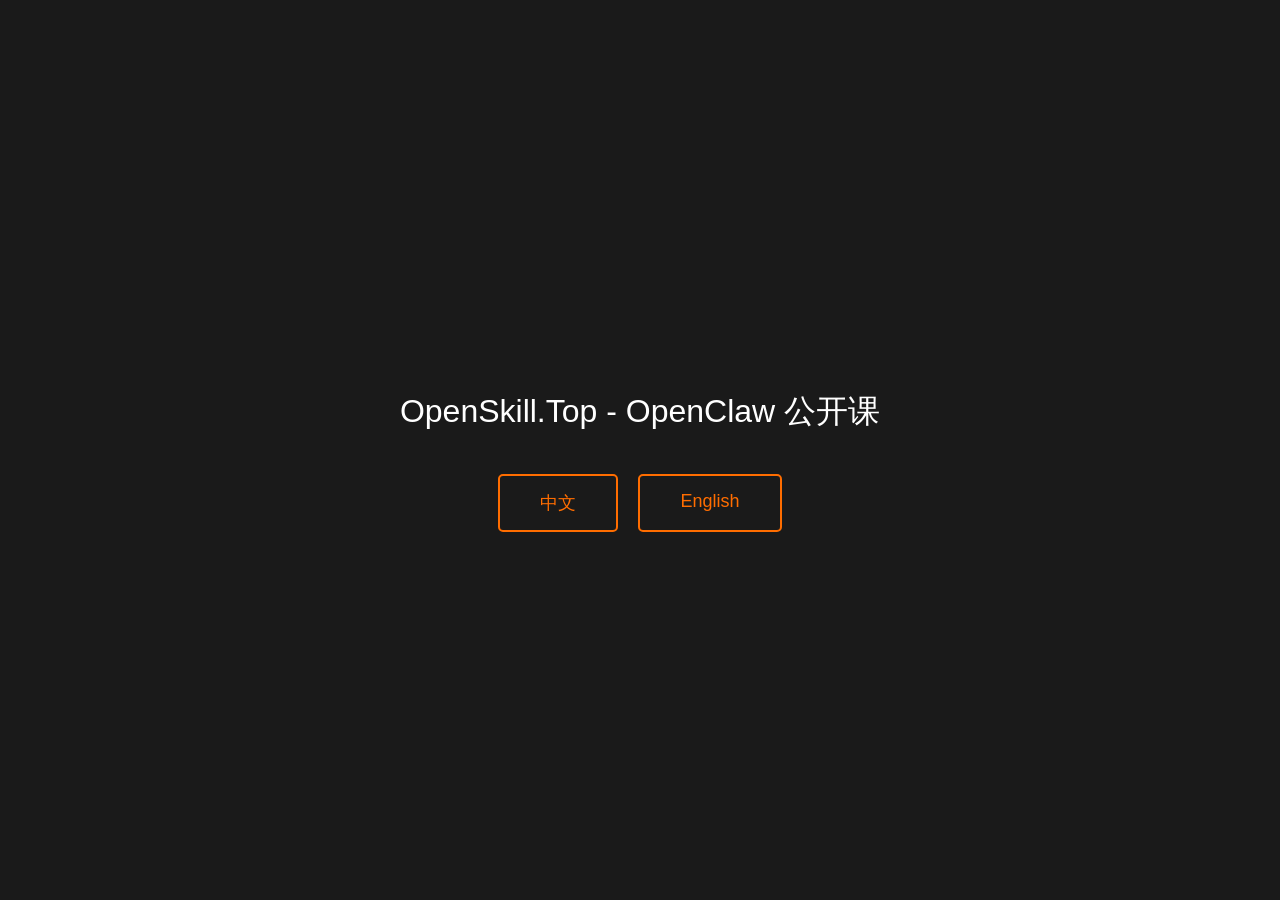
<file: index.html>
<!DOCTYPE html>
<html>
<head>
    <meta charset="utf-8">
    <title>OpenSkill.Top - OpenClaw 公开课</title>
    <meta http-equiv="refresh" content="5; url=zh/">
    <style>
        body {
            font-family: Roboto, Arial, sans-serif;
            display: flex;
            justify-content: center;
            align-items: center;
            height: 100vh;
            margin: 0;
            background: #1a1a1a;
            color: #fff;
        }
        .container {
            text-align: center;
        }
        h1 {
            font-weight: 300;
            margin-bottom: 40px;
            font-size: 2rem;
        }
        .languages {
            display: flex;
            gap: 20px;
            justify-content: center;
        }
        .lang-btn {
            padding: 15px 40px;
            border: 2px solid #ff6d00;
            color: #ff6d00;
            text-decoration: none;
            border-radius: 5px;
            transition: all 0.3s;
            font-size: 18px;
        }
        .lang-btn:hover {
            background: #ff6d00;
            color: #fff;
        }
    </style>
</head>
<body>
    <div class="container">
        <h1>OpenSkill.Top - OpenClaw 公开课</h1>
        <div class="languages">
            <a href="zh/" class="lang-btn">中文</a>
            <a href="en/" class="lang-btn">English</a>
        </div>
    </div>
</body>
</html>
</file>
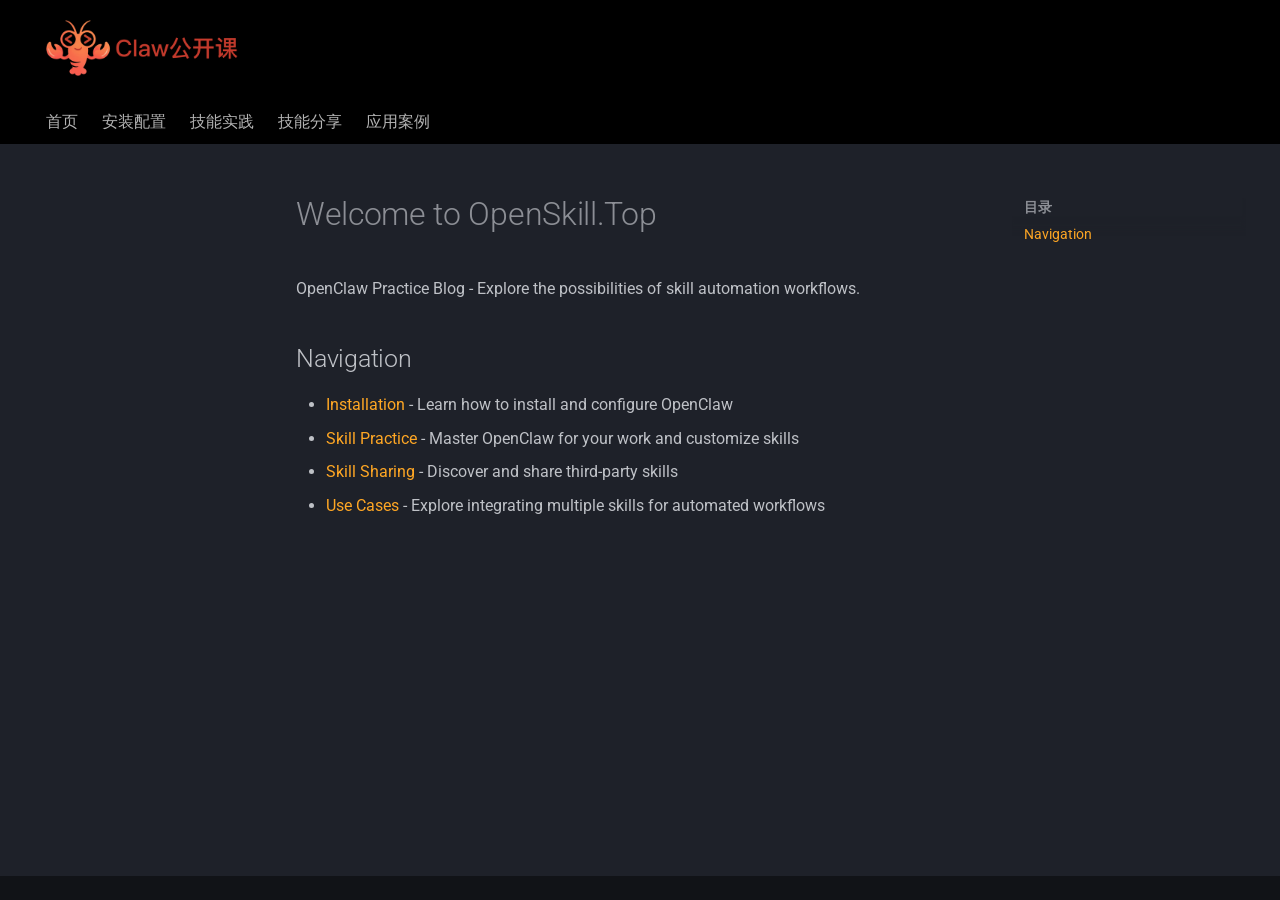
<file: en/index.html>
<!doctype html>
<html lang="zh" class="no-js">
  <head>
    
      <meta charset="utf-8">
      <meta name="viewport" content="width=device-width,initial-scale=1">
      
        <meta name="description" content="OpenClaw 公开课 - 技能自动化工作流">
      
      
        <meta name="author" content="OpenSkill Team">
      
      
        <link rel="canonical" href="https://openskill.top/en/">
      
      
      
      
        
      
      
      <link rel="icon" href="../assets/images/favicon.png">
      <meta name="generator" content="mkdocs-1.6.1, mkdocs-material-9.7.6">
    
    
      
        <title>Welcome to OpenSkill.Top - OpenSkill.Top</title>
      
    
    
      <link rel="stylesheet" href="../assets/stylesheets/main.484c7ddc.min.css">
      
        
        <link rel="stylesheet" href="../assets/stylesheets/palette.ab4e12ef.min.css">
      
      


    
    
      
    
    
      
        
        
        <link rel="preconnect" href="https://fonts.gstatic.com" crossorigin>
        <link rel="stylesheet" href="https://fonts.googleapis.com/css?family=Roboto:300,300i,400,400i,700,700i%7CRoboto+Mono:400,400i,700,700i&display=fallback">
        <style>:root{--md-text-font:"Roboto";--md-code-font:"Roboto Mono"}</style>
      
    
    
      <link rel="stylesheet" href="../stylesheets/extra.css">
    
    <script>__md_scope=new URL("..",location),__md_hash=e=>[...e].reduce(((e,_)=>(e<<5)-e+_.charCodeAt(0)),0),__md_get=(e,_=localStorage,t=__md_scope)=>JSON.parse(_.getItem(t.pathname+"."+e)),__md_set=(e,_,t=localStorage,a=__md_scope)=>{try{t.setItem(a.pathname+"."+e,JSON.stringify(_))}catch(e){}}</script>
    
      

    
    
  </head>
  
  
    
    
    
    
    
    <body dir="ltr" data-md-color-scheme="slate" data-md-color-primary="orange" data-md-color-accent="orange">
  
    
    <input class="md-toggle" data-md-toggle="drawer" type="checkbox" id="__drawer" autocomplete="off">
    <input class="md-toggle" data-md-toggle="search" type="checkbox" id="__search" autocomplete="off">
    <label class="md-overlay" for="__drawer"></label>
    <div data-md-component="skip">
      
        
        <a href="#welcome-to-openskilltop" class="md-skip">
          跳转至
        </a>
      
    </div>
    <div data-md-component="announce">
      
    </div>
    
    
      

<header class="md-header" data-md-component="header">
  <nav class="md-header__inner md-grid" aria-label="页眉">
    <a href=".." title="OpenSkill.Top" class="md-header__button md-logo" aria-label="OpenSkill.Top" data-md-component="logo">
      
  <img src="../static/openskill.png" alt="logo">

    </a>
    <label class="md-header__button md-icon" for="__drawer">
      
      <svg xmlns="http://www.w3.org/2000/svg" viewBox="0 0 24 24"><path d="M3 6h18v2H3zm0 5h18v2H3zm0 5h18v2H3z"/></svg>
    </label>
    <div class="md-header__title" data-md-component="header-title">
      <div class="md-header__ellipsis">
        <div class="md-header__topic">
          <span class="md-ellipsis">
            OpenSkill.Top
          </span>
        </div>
        <div class="md-header__topic" data-md-component="header-topic">
          <span class="md-ellipsis">
            
              Welcome to OpenSkill.Top
            
          </span>
        </div>
      </div>
    </div>
    
      
    
    
    
    
      
      
        <label class="md-header__button md-icon" for="__search">
          
          <svg xmlns="http://www.w3.org/2000/svg" viewBox="0 0 24 24"><path d="M9.5 3A6.5 6.5 0 0 1 16 9.5c0 1.61-.59 3.09-1.56 4.23l.27.27h.79l5 5-1.5 1.5-5-5v-.79l-.27-.27A6.52 6.52 0 0 1 9.5 16 6.5 6.5 0 0 1 3 9.5 6.5 6.5 0 0 1 9.5 3m0 2C7 5 5 7 5 9.5S7 14 9.5 14 14 12 14 9.5 12 5 9.5 5"/></svg>
        </label>
        <div class="md-search" data-md-component="search" role="dialog">
  <label class="md-search__overlay" for="__search"></label>
  <div class="md-search__inner" role="search">
    <form class="md-search__form" name="search">
      <input type="text" class="md-search__input" name="query" aria-label="搜索" placeholder="搜索" autocapitalize="off" autocorrect="off" autocomplete="off" spellcheck="false" data-md-component="search-query" required>
      <label class="md-search__icon md-icon" for="__search">
        
        <svg xmlns="http://www.w3.org/2000/svg" viewBox="0 0 24 24"><path d="M9.5 3A6.5 6.5 0 0 1 16 9.5c0 1.61-.59 3.09-1.56 4.23l.27.27h.79l5 5-1.5 1.5-5-5v-.79l-.27-.27A6.52 6.52 0 0 1 9.5 16 6.5 6.5 0 0 1 3 9.5 6.5 6.5 0 0 1 9.5 3m0 2C7 5 5 7 5 9.5S7 14 9.5 14 14 12 14 9.5 12 5 9.5 5"/></svg>
        
        <svg xmlns="http://www.w3.org/2000/svg" viewBox="0 0 24 24"><path d="M20 11v2H8l5.5 5.5-1.42 1.42L4.16 12l7.92-7.92L13.5 5.5 8 11z"/></svg>
      </label>
      <nav class="md-search__options" aria-label="查找">
        
        <button type="reset" class="md-search__icon md-icon" title="清空当前内容" aria-label="清空当前内容" tabindex="-1">
          
          <svg xmlns="http://www.w3.org/2000/svg" viewBox="0 0 24 24"><path d="M19 6.41 17.59 5 12 10.59 6.41 5 5 6.41 10.59 12 5 17.59 6.41 19 12 13.41 17.59 19 19 17.59 13.41 12z"/></svg>
        </button>
      </nav>
      
        <div class="md-search__suggest" data-md-component="search-suggest"></div>
      
    </form>
    <div class="md-search__output">
      <div class="md-search__scrollwrap" tabindex="0" data-md-scrollfix>
        <div class="md-search-result" data-md-component="search-result">
          <div class="md-search-result__meta">
            正在初始化搜索引擎
          </div>
          <ol class="md-search-result__list" role="presentation"></ol>
        </div>
      </div>
    </div>
  </div>
</div>
      
    
    
  </nav>
  
</header>
    
    <div class="md-container" data-md-component="container">
      
      
        
          
            
<nav class="md-tabs" aria-label="标签" data-md-component="tabs">
  <div class="md-grid">
    <ul class="md-tabs__list">
      
        
  
  
  
  
    <li class="md-tabs__item">
      <a href="../zh/" class="md-tabs__link">
        
  
  
    
  
  首页

      </a>
    </li>
  

      
        
  
  
  
  
    
    
      <li class="md-tabs__item">
        <a href="../zh/installation/" class="md-tabs__link">
          
  
  
  安装配置

        </a>
      </li>
    
  

      
        
  
  
  
  
    
    
      <li class="md-tabs__item">
        <a href="../zh/skill-practice/" class="md-tabs__link">
          
  
  
  技能实践

        </a>
      </li>
    
  

      
        
  
  
  
  
    
    
      <li class="md-tabs__item">
        <a href="../zh/skill-sharing/" class="md-tabs__link">
          
  
  
  技能分享

        </a>
      </li>
    
  

      
        
  
  
  
  
    
    
      <li class="md-tabs__item">
        <a href="../zh/use-cases/" class="md-tabs__link">
          
  
  
  应用案例

        </a>
      </li>
    
  

      
    </ul>
  </div>
</nav>
          
        
      
      <main class="md-main" data-md-component="main">
        <div class="md-main__inner md-grid">
          
            
              
              <div class="md-sidebar md-sidebar--primary" data-md-component="sidebar" data-md-type="navigation" >
                <div class="md-sidebar__scrollwrap">
                  <div class="md-sidebar__inner">
                    


  


<nav class="md-nav md-nav--primary md-nav--lifted" aria-label="导航栏" data-md-level="0">
  <label class="md-nav__title" for="__drawer">
    <a href=".." title="OpenSkill.Top" class="md-nav__button md-logo" aria-label="OpenSkill.Top" data-md-component="logo">
      
  <img src="../static/openskill.png" alt="logo">

    </a>
    OpenSkill.Top
  </label>
  
  <ul class="md-nav__list" data-md-scrollfix>
    
      
      
  
  
  
  
    <li class="md-nav__item">
      <a href="../zh/" class="md-nav__link">
        
  
  
  <span class="md-ellipsis">
    
  
    首页
  

    
  </span>
  
  

      </a>
    </li>
  

    
      
      
  
  
  
  
    
    
    
    
      
      
        
      
    
    
    <li class="md-nav__item md-nav__item--nested">
      
        
        
          
        
        <input class="md-nav__toggle md-toggle md-toggle--indeterminate" type="checkbox" id="__nav_2" >
        
          
          <label class="md-nav__link" for="__nav_2" id="__nav_2_label" tabindex="0">
            
  
  
  <span class="md-ellipsis">
    
  
    安装配置
  

    
  </span>
  
  

            <span class="md-nav__icon md-icon"></span>
          </label>
        
        <nav class="md-nav" data-md-level="1" aria-labelledby="__nav_2_label" aria-expanded="false">
          <label class="md-nav__title" for="__nav_2">
            <span class="md-nav__icon md-icon"></span>
            
  
    安装配置
  

          </label>
          <ul class="md-nav__list" data-md-scrollfix>
            
              
                
  
  
  
  
    <li class="md-nav__item">
      <a href="../zh/installation/" class="md-nav__link">
        
  
  
  <span class="md-ellipsis">
    
  
    安装配置
  

    
  </span>
  
  

      </a>
    </li>
  

              
            
              
                
  
  
  
  
    <li class="md-nav__item">
      <a href="../zh/installation/bwp-2026-03-25-openclaw-v1.1/" class="md-nav__link">
        
  
  
  <span class="md-ellipsis">
    
  
    更安全地部署OpenClaw：我的容器化隔离实践
  

    
  </span>
  
  

      </a>
    </li>
  

              
            
              
                
  
  
  
  
    <li class="md-nav__item">
      <a href="../zh/installation/bwp-2026-03-26-openclawclaude-code-v1.8/" class="md-nav__link">
        
  
  
  <span class="md-ellipsis">
    
  
    在OpenClaw容器中部署Claude Code（上）：从零开始搭建你的AI开发助手
  

    
  </span>
  
  

      </a>
    </li>
  

              
            
          </ul>
        </nav>
      
    </li>
  

    
      
      
  
  
  
  
    
    
    
    
      
      
        
      
    
    
    <li class="md-nav__item md-nav__item--nested">
      
        
        
          
        
        <input class="md-nav__toggle md-toggle md-toggle--indeterminate" type="checkbox" id="__nav_3" >
        
          
          <label class="md-nav__link" for="__nav_3" id="__nav_3_label" tabindex="0">
            
  
  
  <span class="md-ellipsis">
    
  
    技能实践
  

    
  </span>
  
  

            <span class="md-nav__icon md-icon"></span>
          </label>
        
        <nav class="md-nav" data-md-level="1" aria-labelledby="__nav_3_label" aria-expanded="false">
          <label class="md-nav__title" for="__nav_3">
            <span class="md-nav__icon md-icon"></span>
            
  
    技能实践
  

          </label>
          <ul class="md-nav__list" data-md-scrollfix>
            
              
                
  
  
  
  
    <li class="md-nav__item">
      <a href="../zh/skill-practice/" class="md-nav__link">
        
  
  
  <span class="md-ellipsis">
    
  
    技能实践
  

    
  </span>
  
  

      </a>
    </li>
  

              
            
          </ul>
        </nav>
      
    </li>
  

    
      
      
  
  
  
  
    
    
    
    
      
      
        
      
    
    
    <li class="md-nav__item md-nav__item--nested">
      
        
        
          
        
        <input class="md-nav__toggle md-toggle md-toggle--indeterminate" type="checkbox" id="__nav_4" >
        
          
          <label class="md-nav__link" for="__nav_4" id="__nav_4_label" tabindex="0">
            
  
  
  <span class="md-ellipsis">
    
  
    技能分享
  

    
  </span>
  
  

            <span class="md-nav__icon md-icon"></span>
          </label>
        
        <nav class="md-nav" data-md-level="1" aria-labelledby="__nav_4_label" aria-expanded="false">
          <label class="md-nav__title" for="__nav_4">
            <span class="md-nav__icon md-icon"></span>
            
  
    技能分享
  

          </label>
          <ul class="md-nav__list" data-md-scrollfix>
            
              
                
  
  
  
  
    <li class="md-nav__item">
      <a href="../zh/skill-sharing/" class="md-nav__link">
        
  
  
  <span class="md-ellipsis">
    
  
    技能分享
  

    
  </span>
  
  

      </a>
    </li>
  

              
            
          </ul>
        </nav>
      
    </li>
  

    
      
      
  
  
  
  
    
    
    
    
      
      
        
      
    
    
    <li class="md-nav__item md-nav__item--nested">
      
        
        
          
        
        <input class="md-nav__toggle md-toggle md-toggle--indeterminate" type="checkbox" id="__nav_5" >
        
          
          <label class="md-nav__link" for="__nav_5" id="__nav_5_label" tabindex="0">
            
  
  
  <span class="md-ellipsis">
    
  
    应用案例
  

    
  </span>
  
  

            <span class="md-nav__icon md-icon"></span>
          </label>
        
        <nav class="md-nav" data-md-level="1" aria-labelledby="__nav_5_label" aria-expanded="false">
          <label class="md-nav__title" for="__nav_5">
            <span class="md-nav__icon md-icon"></span>
            
  
    应用案例
  

          </label>
          <ul class="md-nav__list" data-md-scrollfix>
            
              
                
  
  
  
  
    <li class="md-nav__item">
      <a href="../zh/use-cases/" class="md-nav__link">
        
  
  
  <span class="md-ellipsis">
    
  
    应用案例
  

    
  </span>
  
  

      </a>
    </li>
  

              
            
          </ul>
        </nav>
      
    </li>
  

    
  </ul>
</nav>
                  </div>
                </div>
              </div>
            
            
              
              <div class="md-sidebar md-sidebar--secondary" data-md-component="sidebar" data-md-type="toc" >
                <div class="md-sidebar__scrollwrap">
                  <div class="md-sidebar__inner">
                    

<nav class="md-nav md-nav--secondary" aria-label="目录">
  
  
  
    
  
  
    <label class="md-nav__title" for="__toc">
      <span class="md-nav__icon md-icon"></span>
      目录
    </label>
    <ul class="md-nav__list" data-md-component="toc" data-md-scrollfix>
      
        <li class="md-nav__item">
  <a href="#navigation" class="md-nav__link">
    <span class="md-ellipsis">
      
        Navigation
      
    </span>
  </a>
  
</li>
      
    </ul>
  
</nav>
                  </div>
                </div>
              </div>
            
          
          
            <div class="md-content" data-md-component="content">
              
              <article class="md-content__inner md-typeset">
                
                  



<h1 id="welcome-to-openskilltop">Welcome to OpenSkill.Top</h1>
<p>OpenClaw Practice Blog - Explore the possibilities of skill automation workflows.</p>
<h2 id="navigation">Navigation</h2>
<ul>
<li><a href="installation/">Installation</a> - Learn how to install and configure OpenClaw</li>
<li><a href="skill-practice/">Skill Practice</a> - Master OpenClaw for your work and customize skills</li>
<li><a href="skill-sharing/">Skill Sharing</a> - Discover and share third-party skills</li>
<li><a href="use-cases/">Use Cases</a> - Explore integrating multiple skills for automated workflows</li>
</ul>












                
              </article>
            </div>
          
          
  <script>var tabs=__md_get("__tabs");if(Array.isArray(tabs))e:for(var set of document.querySelectorAll(".tabbed-set")){var labels=set.querySelector(".tabbed-labels");for(var tab of tabs)for(var label of labels.getElementsByTagName("label"))if(label.innerText.trim()===tab){var input=document.getElementById(label.htmlFor);input.checked=!0;continue e}}</script>

<script>var target=document.getElementById(location.hash.slice(1));target&&target.name&&(target.checked=target.name.startsWith("__tabbed_"))</script>
        </div>
        
      </main>
      
        <footer class="md-footer">
  
  <div class="md-footer-meta md-typeset">
    <div class="md-footer-meta__inner md-grid">
      <div class="md-copyright">
  
  
  
</div>
      
    </div>
  </div>
</footer>
      
    </div>
    <div class="md-dialog" data-md-component="dialog">
      <div class="md-dialog__inner md-typeset"></div>
    </div>
    
    
    
      
      
      <script id="__config" type="application/json">{"annotate": null, "base": "..", "features": ["navigation.tabs", "navigation.sections", "navigation.expand", "search.suggest", "search.highlight", "content.tabs.link", "content.code.copy"], "search": "../assets/javascripts/workers/search.2c215733.min.js", "tags": null, "translations": {"clipboard.copied": "\u5df2\u590d\u5236", "clipboard.copy": "\u590d\u5236", "search.result.more.one": "\u5728\u8be5\u9875\u4e0a\u8fd8\u6709 1 \u4e2a\u7b26\u5408\u6761\u4ef6\u7684\u7ed3\u679c", "search.result.more.other": "\u5728\u8be5\u9875\u4e0a\u8fd8\u6709 # \u4e2a\u7b26\u5408\u6761\u4ef6\u7684\u7ed3\u679c", "search.result.none": "\u6ca1\u6709\u627e\u5230\u7b26\u5408\u6761\u4ef6\u7684\u7ed3\u679c", "search.result.one": "\u627e\u5230 1 \u4e2a\u7b26\u5408\u6761\u4ef6\u7684\u7ed3\u679c", "search.result.other": "# \u4e2a\u7b26\u5408\u6761\u4ef6\u7684\u7ed3\u679c", "search.result.placeholder": "\u952e\u5165\u4ee5\u5f00\u59cb\u641c\u7d22", "search.result.term.missing": "\u7f3a\u5c11", "select.version": "\u9009\u62e9\u5f53\u524d\u7248\u672c"}, "version": null}</script>
    
    
      <script src="../assets/javascripts/bundle.79ae519e.min.js"></script>
      
    
  </body>
</html>
</file>
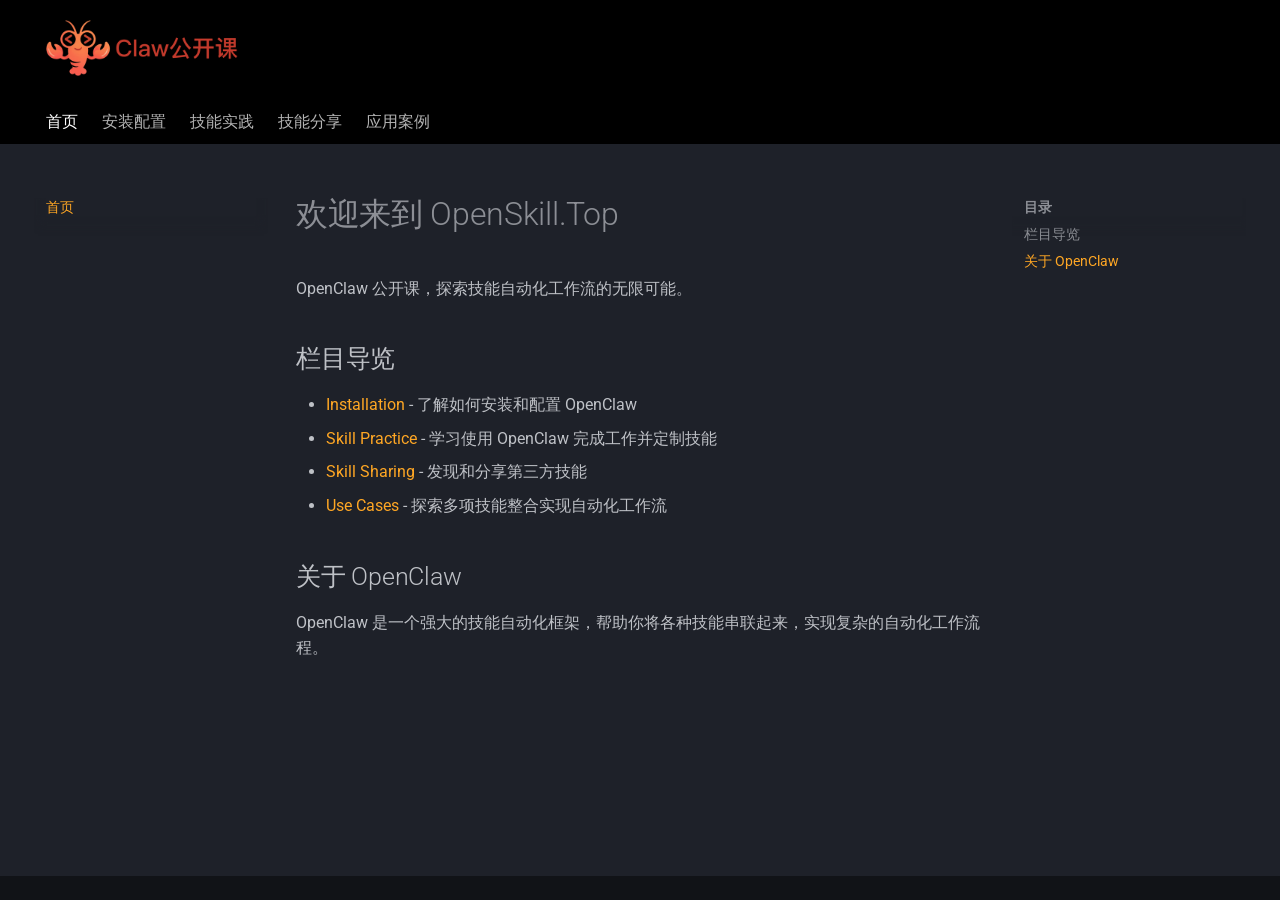
<file: zh/index.html>
<!doctype html>
<html lang="zh" class="no-js">
  <head>
    
      <meta charset="utf-8">
      <meta name="viewport" content="width=device-width,initial-scale=1">
      
        <meta name="description" content="OpenClaw 公开课 - 技能自动化工作流">
      
      
        <meta name="author" content="OpenSkill Team">
      
      
        <link rel="canonical" href="https://openskill.top/zh/">
      
      
      
        <link rel="next" href="installation/">
      
      
        
      
      
      <link rel="icon" href="../assets/images/favicon.png">
      <meta name="generator" content="mkdocs-1.6.1, mkdocs-material-9.7.6">
    
    
      
        <title>首页 - OpenSkill.Top</title>
      
    
    
      <link rel="stylesheet" href="../assets/stylesheets/main.484c7ddc.min.css">
      
        
        <link rel="stylesheet" href="../assets/stylesheets/palette.ab4e12ef.min.css">
      
      


    
    
      
    
    
      
        
        
        <link rel="preconnect" href="https://fonts.gstatic.com" crossorigin>
        <link rel="stylesheet" href="https://fonts.googleapis.com/css?family=Roboto:300,300i,400,400i,700,700i%7CRoboto+Mono:400,400i,700,700i&display=fallback">
        <style>:root{--md-text-font:"Roboto";--md-code-font:"Roboto Mono"}</style>
      
    
    
      <link rel="stylesheet" href="../stylesheets/extra.css">
    
    <script>__md_scope=new URL("..",location),__md_hash=e=>[...e].reduce(((e,_)=>(e<<5)-e+_.charCodeAt(0)),0),__md_get=(e,_=localStorage,t=__md_scope)=>JSON.parse(_.getItem(t.pathname+"."+e)),__md_set=(e,_,t=localStorage,a=__md_scope)=>{try{t.setItem(a.pathname+"."+e,JSON.stringify(_))}catch(e){}}</script>
    
      

    
    
  </head>
  
  
    
    
    
    
    
    <body dir="ltr" data-md-color-scheme="slate" data-md-color-primary="orange" data-md-color-accent="orange">
  
    
    <input class="md-toggle" data-md-toggle="drawer" type="checkbox" id="__drawer" autocomplete="off">
    <input class="md-toggle" data-md-toggle="search" type="checkbox" id="__search" autocomplete="off">
    <label class="md-overlay" for="__drawer"></label>
    <div data-md-component="skip">
      
        
        <a href="#openskilltop" class="md-skip">
          跳转至
        </a>
      
    </div>
    <div data-md-component="announce">
      
    </div>
    
    
      

<header class="md-header" data-md-component="header">
  <nav class="md-header__inner md-grid" aria-label="页眉">
    <a href=".." title="OpenSkill.Top" class="md-header__button md-logo" aria-label="OpenSkill.Top" data-md-component="logo">
      
  <img src="../static/openskill.png" alt="logo">

    </a>
    <label class="md-header__button md-icon" for="__drawer">
      
      <svg xmlns="http://www.w3.org/2000/svg" viewBox="0 0 24 24"><path d="M3 6h18v2H3zm0 5h18v2H3zm0 5h18v2H3z"/></svg>
    </label>
    <div class="md-header__title" data-md-component="header-title">
      <div class="md-header__ellipsis">
        <div class="md-header__topic">
          <span class="md-ellipsis">
            OpenSkill.Top
          </span>
        </div>
        <div class="md-header__topic" data-md-component="header-topic">
          <span class="md-ellipsis">
            
              首页
            
          </span>
        </div>
      </div>
    </div>
    
      
    
    
    
    
      
      
        <label class="md-header__button md-icon" for="__search">
          
          <svg xmlns="http://www.w3.org/2000/svg" viewBox="0 0 24 24"><path d="M9.5 3A6.5 6.5 0 0 1 16 9.5c0 1.61-.59 3.09-1.56 4.23l.27.27h.79l5 5-1.5 1.5-5-5v-.79l-.27-.27A6.52 6.52 0 0 1 9.5 16 6.5 6.5 0 0 1 3 9.5 6.5 6.5 0 0 1 9.5 3m0 2C7 5 5 7 5 9.5S7 14 9.5 14 14 12 14 9.5 12 5 9.5 5"/></svg>
        </label>
        <div class="md-search" data-md-component="search" role="dialog">
  <label class="md-search__overlay" for="__search"></label>
  <div class="md-search__inner" role="search">
    <form class="md-search__form" name="search">
      <input type="text" class="md-search__input" name="query" aria-label="搜索" placeholder="搜索" autocapitalize="off" autocorrect="off" autocomplete="off" spellcheck="false" data-md-component="search-query" required>
      <label class="md-search__icon md-icon" for="__search">
        
        <svg xmlns="http://www.w3.org/2000/svg" viewBox="0 0 24 24"><path d="M9.5 3A6.5 6.5 0 0 1 16 9.5c0 1.61-.59 3.09-1.56 4.23l.27.27h.79l5 5-1.5 1.5-5-5v-.79l-.27-.27A6.52 6.52 0 0 1 9.5 16 6.5 6.5 0 0 1 3 9.5 6.5 6.5 0 0 1 9.5 3m0 2C7 5 5 7 5 9.5S7 14 9.5 14 14 12 14 9.5 12 5 9.5 5"/></svg>
        
        <svg xmlns="http://www.w3.org/2000/svg" viewBox="0 0 24 24"><path d="M20 11v2H8l5.5 5.5-1.42 1.42L4.16 12l7.92-7.92L13.5 5.5 8 11z"/></svg>
      </label>
      <nav class="md-search__options" aria-label="查找">
        
        <button type="reset" class="md-search__icon md-icon" title="清空当前内容" aria-label="清空当前内容" tabindex="-1">
          
          <svg xmlns="http://www.w3.org/2000/svg" viewBox="0 0 24 24"><path d="M19 6.41 17.59 5 12 10.59 6.41 5 5 6.41 10.59 12 5 17.59 6.41 19 12 13.41 17.59 19 19 17.59 13.41 12z"/></svg>
        </button>
      </nav>
      
        <div class="md-search__suggest" data-md-component="search-suggest"></div>
      
    </form>
    <div class="md-search__output">
      <div class="md-search__scrollwrap" tabindex="0" data-md-scrollfix>
        <div class="md-search-result" data-md-component="search-result">
          <div class="md-search-result__meta">
            正在初始化搜索引擎
          </div>
          <ol class="md-search-result__list" role="presentation"></ol>
        </div>
      </div>
    </div>
  </div>
</div>
      
    
    
  </nav>
  
</header>
    
    <div class="md-container" data-md-component="container">
      
      
        
          
            
<nav class="md-tabs" aria-label="标签" data-md-component="tabs">
  <div class="md-grid">
    <ul class="md-tabs__list">
      
        
  
  
  
    
  
  
    <li class="md-tabs__item md-tabs__item--active">
      <a href="./" class="md-tabs__link">
        
  
  
    
  
  首页

      </a>
    </li>
  

      
        
  
  
  
  
    
    
      <li class="md-tabs__item">
        <a href="installation/" class="md-tabs__link">
          
  
  
  安装配置

        </a>
      </li>
    
  

      
        
  
  
  
  
    
    
      <li class="md-tabs__item">
        <a href="skill-practice/" class="md-tabs__link">
          
  
  
  技能实践

        </a>
      </li>
    
  

      
        
  
  
  
  
    
    
      <li class="md-tabs__item">
        <a href="skill-sharing/" class="md-tabs__link">
          
  
  
  技能分享

        </a>
      </li>
    
  

      
        
  
  
  
  
    
    
      <li class="md-tabs__item">
        <a href="use-cases/" class="md-tabs__link">
          
  
  
  应用案例

        </a>
      </li>
    
  

      
    </ul>
  </div>
</nav>
          
        
      
      <main class="md-main" data-md-component="main">
        <div class="md-main__inner md-grid">
          
            
              
              <div class="md-sidebar md-sidebar--primary" data-md-component="sidebar" data-md-type="navigation" >
                <div class="md-sidebar__scrollwrap">
                  <div class="md-sidebar__inner">
                    


  


<nav class="md-nav md-nav--primary md-nav--lifted" aria-label="导航栏" data-md-level="0">
  <label class="md-nav__title" for="__drawer">
    <a href=".." title="OpenSkill.Top" class="md-nav__button md-logo" aria-label="OpenSkill.Top" data-md-component="logo">
      
  <img src="../static/openskill.png" alt="logo">

    </a>
    OpenSkill.Top
  </label>
  
  <ul class="md-nav__list" data-md-scrollfix>
    
      
      
  
  
    
  
  
  
    <li class="md-nav__item md-nav__item--active">
      
      <input class="md-nav__toggle md-toggle" type="checkbox" id="__toc">
      
      
        
      
      
        <label class="md-nav__link md-nav__link--active" for="__toc">
          
  
  
  <span class="md-ellipsis">
    
  
    首页
  

    
  </span>
  
  

          <span class="md-nav__icon md-icon"></span>
        </label>
      
      <a href="./" class="md-nav__link md-nav__link--active">
        
  
  
  <span class="md-ellipsis">
    
  
    首页
  

    
  </span>
  
  

      </a>
      
        

<nav class="md-nav md-nav--secondary" aria-label="目录">
  
  
  
    
  
  
    <label class="md-nav__title" for="__toc">
      <span class="md-nav__icon md-icon"></span>
      目录
    </label>
    <ul class="md-nav__list" data-md-component="toc" data-md-scrollfix>
      
        <li class="md-nav__item">
  <a href="#_1" class="md-nav__link">
    <span class="md-ellipsis">
      
        栏目导览
      
    </span>
  </a>
  
</li>
      
        <li class="md-nav__item">
  <a href="#openclaw" class="md-nav__link">
    <span class="md-ellipsis">
      
        关于 OpenClaw
      
    </span>
  </a>
  
</li>
      
    </ul>
  
</nav>
      
    </li>
  

    
      
      
  
  
  
  
    
    
    
    
      
      
        
      
    
    
    <li class="md-nav__item md-nav__item--nested">
      
        
        
          
        
        <input class="md-nav__toggle md-toggle md-toggle--indeterminate" type="checkbox" id="__nav_2" >
        
          
          <label class="md-nav__link" for="__nav_2" id="__nav_2_label" tabindex="0">
            
  
  
  <span class="md-ellipsis">
    
  
    安装配置
  

    
  </span>
  
  

            <span class="md-nav__icon md-icon"></span>
          </label>
        
        <nav class="md-nav" data-md-level="1" aria-labelledby="__nav_2_label" aria-expanded="false">
          <label class="md-nav__title" for="__nav_2">
            <span class="md-nav__icon md-icon"></span>
            
  
    安装配置
  

          </label>
          <ul class="md-nav__list" data-md-scrollfix>
            
              
                
  
  
  
  
    <li class="md-nav__item">
      <a href="installation/" class="md-nav__link">
        
  
  
  <span class="md-ellipsis">
    
  
    安装配置
  

    
  </span>
  
  

      </a>
    </li>
  

              
            
              
                
  
  
  
  
    <li class="md-nav__item">
      <a href="installation/bwp-2026-03-25-openclaw-v1.1/" class="md-nav__link">
        
  
  
  <span class="md-ellipsis">
    
  
    更安全地部署OpenClaw：我的容器化隔离实践
  

    
  </span>
  
  

      </a>
    </li>
  

              
            
              
                
  
  
  
  
    <li class="md-nav__item">
      <a href="installation/bwp-2026-03-26-openclawclaude-code-v1.8/" class="md-nav__link">
        
  
  
  <span class="md-ellipsis">
    
  
    在OpenClaw容器中部署Claude Code（上）：从零开始搭建你的AI开发助手
  

    
  </span>
  
  

      </a>
    </li>
  

              
            
          </ul>
        </nav>
      
    </li>
  

    
      
      
  
  
  
  
    
    
    
    
      
      
        
      
    
    
    <li class="md-nav__item md-nav__item--nested">
      
        
        
          
        
        <input class="md-nav__toggle md-toggle md-toggle--indeterminate" type="checkbox" id="__nav_3" >
        
          
          <label class="md-nav__link" for="__nav_3" id="__nav_3_label" tabindex="0">
            
  
  
  <span class="md-ellipsis">
    
  
    技能实践
  

    
  </span>
  
  

            <span class="md-nav__icon md-icon"></span>
          </label>
        
        <nav class="md-nav" data-md-level="1" aria-labelledby="__nav_3_label" aria-expanded="false">
          <label class="md-nav__title" for="__nav_3">
            <span class="md-nav__icon md-icon"></span>
            
  
    技能实践
  

          </label>
          <ul class="md-nav__list" data-md-scrollfix>
            
              
                
  
  
  
  
    <li class="md-nav__item">
      <a href="skill-practice/" class="md-nav__link">
        
  
  
  <span class="md-ellipsis">
    
  
    技能实践
  

    
  </span>
  
  

      </a>
    </li>
  

              
            
          </ul>
        </nav>
      
    </li>
  

    
      
      
  
  
  
  
    
    
    
    
      
      
        
      
    
    
    <li class="md-nav__item md-nav__item--nested">
      
        
        
          
        
        <input class="md-nav__toggle md-toggle md-toggle--indeterminate" type="checkbox" id="__nav_4" >
        
          
          <label class="md-nav__link" for="__nav_4" id="__nav_4_label" tabindex="0">
            
  
  
  <span class="md-ellipsis">
    
  
    技能分享
  

    
  </span>
  
  

            <span class="md-nav__icon md-icon"></span>
          </label>
        
        <nav class="md-nav" data-md-level="1" aria-labelledby="__nav_4_label" aria-expanded="false">
          <label class="md-nav__title" for="__nav_4">
            <span class="md-nav__icon md-icon"></span>
            
  
    技能分享
  

          </label>
          <ul class="md-nav__list" data-md-scrollfix>
            
              
                
  
  
  
  
    <li class="md-nav__item">
      <a href="skill-sharing/" class="md-nav__link">
        
  
  
  <span class="md-ellipsis">
    
  
    技能分享
  

    
  </span>
  
  

      </a>
    </li>
  

              
            
          </ul>
        </nav>
      
    </li>
  

    
      
      
  
  
  
  
    
    
    
    
      
      
        
      
    
    
    <li class="md-nav__item md-nav__item--nested">
      
        
        
          
        
        <input class="md-nav__toggle md-toggle md-toggle--indeterminate" type="checkbox" id="__nav_5" >
        
          
          <label class="md-nav__link" for="__nav_5" id="__nav_5_label" tabindex="0">
            
  
  
  <span class="md-ellipsis">
    
  
    应用案例
  

    
  </span>
  
  

            <span class="md-nav__icon md-icon"></span>
          </label>
        
        <nav class="md-nav" data-md-level="1" aria-labelledby="__nav_5_label" aria-expanded="false">
          <label class="md-nav__title" for="__nav_5">
            <span class="md-nav__icon md-icon"></span>
            
  
    应用案例
  

          </label>
          <ul class="md-nav__list" data-md-scrollfix>
            
              
                
  
  
  
  
    <li class="md-nav__item">
      <a href="use-cases/" class="md-nav__link">
        
  
  
  <span class="md-ellipsis">
    
  
    应用案例
  

    
  </span>
  
  

      </a>
    </li>
  

              
            
          </ul>
        </nav>
      
    </li>
  

    
  </ul>
</nav>
                  </div>
                </div>
              </div>
            
            
              
              <div class="md-sidebar md-sidebar--secondary" data-md-component="sidebar" data-md-type="toc" >
                <div class="md-sidebar__scrollwrap">
                  <div class="md-sidebar__inner">
                    

<nav class="md-nav md-nav--secondary" aria-label="目录">
  
  
  
    
  
  
    <label class="md-nav__title" for="__toc">
      <span class="md-nav__icon md-icon"></span>
      目录
    </label>
    <ul class="md-nav__list" data-md-component="toc" data-md-scrollfix>
      
        <li class="md-nav__item">
  <a href="#_1" class="md-nav__link">
    <span class="md-ellipsis">
      
        栏目导览
      
    </span>
  </a>
  
</li>
      
        <li class="md-nav__item">
  <a href="#openclaw" class="md-nav__link">
    <span class="md-ellipsis">
      
        关于 OpenClaw
      
    </span>
  </a>
  
</li>
      
    </ul>
  
</nav>
                  </div>
                </div>
              </div>
            
          
          
            <div class="md-content" data-md-component="content">
              
              <article class="md-content__inner md-typeset">
                
                  



<h1 id="openskilltop">欢迎来到 OpenSkill.Top</h1>
<p>OpenClaw 公开课，探索技能自动化工作流的无限可能。</p>
<h2 id="_1">栏目导览</h2>
<ul>
<li><a href="installation/">Installation</a> - 了解如何安装和配置 OpenClaw</li>
<li><a href="skill-practice/">Skill Practice</a> - 学习使用 OpenClaw 完成工作并定制技能</li>
<li><a href="skill-sharing/">Skill Sharing</a> - 发现和分享第三方技能</li>
<li><a href="use-cases/">Use Cases</a> - 探索多项技能整合实现自动化工作流</li>
</ul>
<h2 id="openclaw">关于 OpenClaw</h2>
<p>OpenClaw 是一个强大的技能自动化框架，帮助你将各种技能串联起来，实现复杂的自动化工作流程。</p>












                
              </article>
            </div>
          
          
  <script>var tabs=__md_get("__tabs");if(Array.isArray(tabs))e:for(var set of document.querySelectorAll(".tabbed-set")){var labels=set.querySelector(".tabbed-labels");for(var tab of tabs)for(var label of labels.getElementsByTagName("label"))if(label.innerText.trim()===tab){var input=document.getElementById(label.htmlFor);input.checked=!0;continue e}}</script>

<script>var target=document.getElementById(location.hash.slice(1));target&&target.name&&(target.checked=target.name.startsWith("__tabbed_"))</script>
        </div>
        
      </main>
      
        <footer class="md-footer">
  
  <div class="md-footer-meta md-typeset">
    <div class="md-footer-meta__inner md-grid">
      <div class="md-copyright">
  
  
  
</div>
      
    </div>
  </div>
</footer>
      
    </div>
    <div class="md-dialog" data-md-component="dialog">
      <div class="md-dialog__inner md-typeset"></div>
    </div>
    
    
    
      
      
      <script id="__config" type="application/json">{"annotate": null, "base": "..", "features": ["navigation.tabs", "navigation.sections", "navigation.expand", "search.suggest", "search.highlight", "content.tabs.link", "content.code.copy"], "search": "../assets/javascripts/workers/search.2c215733.min.js", "tags": null, "translations": {"clipboard.copied": "\u5df2\u590d\u5236", "clipboard.copy": "\u590d\u5236", "search.result.more.one": "\u5728\u8be5\u9875\u4e0a\u8fd8\u6709 1 \u4e2a\u7b26\u5408\u6761\u4ef6\u7684\u7ed3\u679c", "search.result.more.other": "\u5728\u8be5\u9875\u4e0a\u8fd8\u6709 # \u4e2a\u7b26\u5408\u6761\u4ef6\u7684\u7ed3\u679c", "search.result.none": "\u6ca1\u6709\u627e\u5230\u7b26\u5408\u6761\u4ef6\u7684\u7ed3\u679c", "search.result.one": "\u627e\u5230 1 \u4e2a\u7b26\u5408\u6761\u4ef6\u7684\u7ed3\u679c", "search.result.other": "# \u4e2a\u7b26\u5408\u6761\u4ef6\u7684\u7ed3\u679c", "search.result.placeholder": "\u952e\u5165\u4ee5\u5f00\u59cb\u641c\u7d22", "search.result.term.missing": "\u7f3a\u5c11", "select.version": "\u9009\u62e9\u5f53\u524d\u7248\u672c"}, "version": null}</script>
    
    
      <script src="../assets/javascripts/bundle.79ae519e.min.js"></script>
      
    
  </body>
</html>
</file>
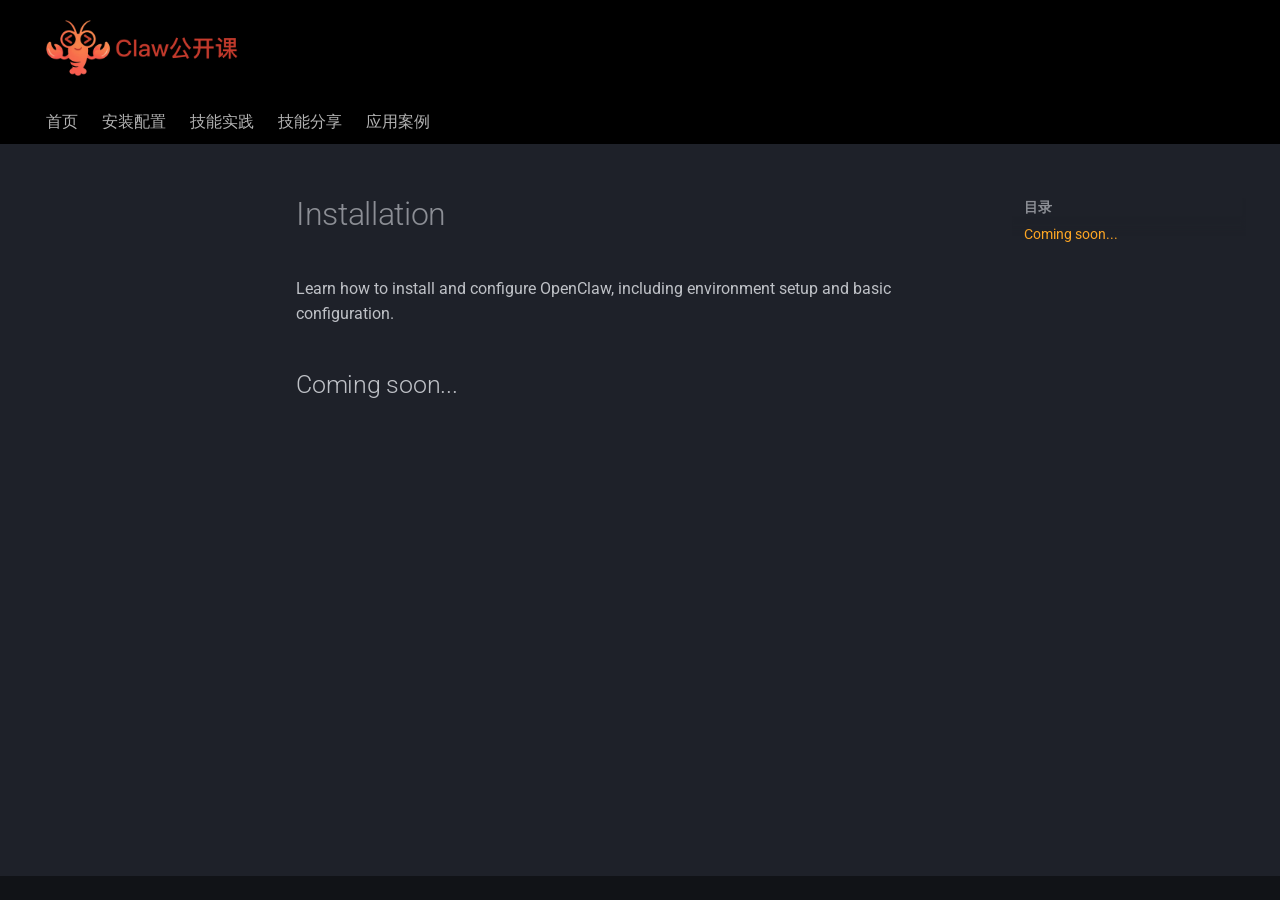
<file: en/installation/index.html>
<!doctype html>
<html lang="zh" class="no-js">
  <head>
    
      <meta charset="utf-8">
      <meta name="viewport" content="width=device-width,initial-scale=1">
      
        <meta name="description" content="OpenClaw 公开课 - 技能自动化工作流">
      
      
        <meta name="author" content="OpenSkill Team">
      
      
        <link rel="canonical" href="https://openskill.top/en/installation/">
      
      
      
      
        
      
      
      <link rel="icon" href="../../assets/images/favicon.png">
      <meta name="generator" content="mkdocs-1.6.1, mkdocs-material-9.7.6">
    
    
      
        <title>Installation - OpenSkill.Top</title>
      
    
    
      <link rel="stylesheet" href="../../assets/stylesheets/main.484c7ddc.min.css">
      
        
        <link rel="stylesheet" href="../../assets/stylesheets/palette.ab4e12ef.min.css">
      
      


    
    
      
    
    
      
        
        
        <link rel="preconnect" href="https://fonts.gstatic.com" crossorigin>
        <link rel="stylesheet" href="https://fonts.googleapis.com/css?family=Roboto:300,300i,400,400i,700,700i%7CRoboto+Mono:400,400i,700,700i&display=fallback">
        <style>:root{--md-text-font:"Roboto";--md-code-font:"Roboto Mono"}</style>
      
    
    
      <link rel="stylesheet" href="../../stylesheets/extra.css">
    
    <script>__md_scope=new URL("../..",location),__md_hash=e=>[...e].reduce(((e,_)=>(e<<5)-e+_.charCodeAt(0)),0),__md_get=(e,_=localStorage,t=__md_scope)=>JSON.parse(_.getItem(t.pathname+"."+e)),__md_set=(e,_,t=localStorage,a=__md_scope)=>{try{t.setItem(a.pathname+"."+e,JSON.stringify(_))}catch(e){}}</script>
    
      

    
    
  </head>
  
  
    
    
    
    
    
    <body dir="ltr" data-md-color-scheme="slate" data-md-color-primary="orange" data-md-color-accent="orange">
  
    
    <input class="md-toggle" data-md-toggle="drawer" type="checkbox" id="__drawer" autocomplete="off">
    <input class="md-toggle" data-md-toggle="search" type="checkbox" id="__search" autocomplete="off">
    <label class="md-overlay" for="__drawer"></label>
    <div data-md-component="skip">
      
        
        <a href="#installation" class="md-skip">
          跳转至
        </a>
      
    </div>
    <div data-md-component="announce">
      
    </div>
    
    
      

<header class="md-header" data-md-component="header">
  <nav class="md-header__inner md-grid" aria-label="页眉">
    <a href="../.." title="OpenSkill.Top" class="md-header__button md-logo" aria-label="OpenSkill.Top" data-md-component="logo">
      
  <img src="../../static/openskill.png" alt="logo">

    </a>
    <label class="md-header__button md-icon" for="__drawer">
      
      <svg xmlns="http://www.w3.org/2000/svg" viewBox="0 0 24 24"><path d="M3 6h18v2H3zm0 5h18v2H3zm0 5h18v2H3z"/></svg>
    </label>
    <div class="md-header__title" data-md-component="header-title">
      <div class="md-header__ellipsis">
        <div class="md-header__topic">
          <span class="md-ellipsis">
            OpenSkill.Top
          </span>
        </div>
        <div class="md-header__topic" data-md-component="header-topic">
          <span class="md-ellipsis">
            
              Installation
            
          </span>
        </div>
      </div>
    </div>
    
      
    
    
    
    
      
      
        <label class="md-header__button md-icon" for="__search">
          
          <svg xmlns="http://www.w3.org/2000/svg" viewBox="0 0 24 24"><path d="M9.5 3A6.5 6.5 0 0 1 16 9.5c0 1.61-.59 3.09-1.56 4.23l.27.27h.79l5 5-1.5 1.5-5-5v-.79l-.27-.27A6.52 6.52 0 0 1 9.5 16 6.5 6.5 0 0 1 3 9.5 6.5 6.5 0 0 1 9.5 3m0 2C7 5 5 7 5 9.5S7 14 9.5 14 14 12 14 9.5 12 5 9.5 5"/></svg>
        </label>
        <div class="md-search" data-md-component="search" role="dialog">
  <label class="md-search__overlay" for="__search"></label>
  <div class="md-search__inner" role="search">
    <form class="md-search__form" name="search">
      <input type="text" class="md-search__input" name="query" aria-label="搜索" placeholder="搜索" autocapitalize="off" autocorrect="off" autocomplete="off" spellcheck="false" data-md-component="search-query" required>
      <label class="md-search__icon md-icon" for="__search">
        
        <svg xmlns="http://www.w3.org/2000/svg" viewBox="0 0 24 24"><path d="M9.5 3A6.5 6.5 0 0 1 16 9.5c0 1.61-.59 3.09-1.56 4.23l.27.27h.79l5 5-1.5 1.5-5-5v-.79l-.27-.27A6.52 6.52 0 0 1 9.5 16 6.5 6.5 0 0 1 3 9.5 6.5 6.5 0 0 1 9.5 3m0 2C7 5 5 7 5 9.5S7 14 9.5 14 14 12 14 9.5 12 5 9.5 5"/></svg>
        
        <svg xmlns="http://www.w3.org/2000/svg" viewBox="0 0 24 24"><path d="M20 11v2H8l5.5 5.5-1.42 1.42L4.16 12l7.92-7.92L13.5 5.5 8 11z"/></svg>
      </label>
      <nav class="md-search__options" aria-label="查找">
        
        <button type="reset" class="md-search__icon md-icon" title="清空当前内容" aria-label="清空当前内容" tabindex="-1">
          
          <svg xmlns="http://www.w3.org/2000/svg" viewBox="0 0 24 24"><path d="M19 6.41 17.59 5 12 10.59 6.41 5 5 6.41 10.59 12 5 17.59 6.41 19 12 13.41 17.59 19 19 17.59 13.41 12z"/></svg>
        </button>
      </nav>
      
        <div class="md-search__suggest" data-md-component="search-suggest"></div>
      
    </form>
    <div class="md-search__output">
      <div class="md-search__scrollwrap" tabindex="0" data-md-scrollfix>
        <div class="md-search-result" data-md-component="search-result">
          <div class="md-search-result__meta">
            正在初始化搜索引擎
          </div>
          <ol class="md-search-result__list" role="presentation"></ol>
        </div>
      </div>
    </div>
  </div>
</div>
      
    
    
  </nav>
  
</header>
    
    <div class="md-container" data-md-component="container">
      
      
        
          
            
<nav class="md-tabs" aria-label="标签" data-md-component="tabs">
  <div class="md-grid">
    <ul class="md-tabs__list">
      
        
  
  
  
  
    <li class="md-tabs__item">
      <a href="../../zh/" class="md-tabs__link">
        
  
  
    
  
  首页

      </a>
    </li>
  

      
        
  
  
  
  
    
    
      <li class="md-tabs__item">
        <a href="../../zh/installation/" class="md-tabs__link">
          
  
  
  安装配置

        </a>
      </li>
    
  

      
        
  
  
  
  
    
    
      <li class="md-tabs__item">
        <a href="../../zh/skill-practice/" class="md-tabs__link">
          
  
  
  技能实践

        </a>
      </li>
    
  

      
        
  
  
  
  
    
    
      <li class="md-tabs__item">
        <a href="../../zh/skill-sharing/" class="md-tabs__link">
          
  
  
  技能分享

        </a>
      </li>
    
  

      
        
  
  
  
  
    
    
      <li class="md-tabs__item">
        <a href="../../zh/use-cases/" class="md-tabs__link">
          
  
  
  应用案例

        </a>
      </li>
    
  

      
    </ul>
  </div>
</nav>
          
        
      
      <main class="md-main" data-md-component="main">
        <div class="md-main__inner md-grid">
          
            
              
              <div class="md-sidebar md-sidebar--primary" data-md-component="sidebar" data-md-type="navigation" >
                <div class="md-sidebar__scrollwrap">
                  <div class="md-sidebar__inner">
                    


  


<nav class="md-nav md-nav--primary md-nav--lifted" aria-label="导航栏" data-md-level="0">
  <label class="md-nav__title" for="__drawer">
    <a href="../.." title="OpenSkill.Top" class="md-nav__button md-logo" aria-label="OpenSkill.Top" data-md-component="logo">
      
  <img src="../../static/openskill.png" alt="logo">

    </a>
    OpenSkill.Top
  </label>
  
  <ul class="md-nav__list" data-md-scrollfix>
    
      
      
  
  
  
  
    <li class="md-nav__item">
      <a href="../../zh/" class="md-nav__link">
        
  
  
  <span class="md-ellipsis">
    
  
    首页
  

    
  </span>
  
  

      </a>
    </li>
  

    
      
      
  
  
  
  
    
    
    
    
      
      
        
      
    
    
    <li class="md-nav__item md-nav__item--nested">
      
        
        
          
        
        <input class="md-nav__toggle md-toggle md-toggle--indeterminate" type="checkbox" id="__nav_2" >
        
          
          <label class="md-nav__link" for="__nav_2" id="__nav_2_label" tabindex="0">
            
  
  
  <span class="md-ellipsis">
    
  
    安装配置
  

    
  </span>
  
  

            <span class="md-nav__icon md-icon"></span>
          </label>
        
        <nav class="md-nav" data-md-level="1" aria-labelledby="__nav_2_label" aria-expanded="false">
          <label class="md-nav__title" for="__nav_2">
            <span class="md-nav__icon md-icon"></span>
            
  
    安装配置
  

          </label>
          <ul class="md-nav__list" data-md-scrollfix>
            
              
                
  
  
  
  
    <li class="md-nav__item">
      <a href="../../zh/installation/" class="md-nav__link">
        
  
  
  <span class="md-ellipsis">
    
  
    安装配置
  

    
  </span>
  
  

      </a>
    </li>
  

              
            
              
                
  
  
  
  
    <li class="md-nav__item">
      <a href="../../zh/installation/bwp-2026-03-25-openclaw-v1.1/" class="md-nav__link">
        
  
  
  <span class="md-ellipsis">
    
  
    更安全地部署OpenClaw：我的容器化隔离实践
  

    
  </span>
  
  

      </a>
    </li>
  

              
            
              
                
  
  
  
  
    <li class="md-nav__item">
      <a href="../../zh/installation/bwp-2026-03-26-openclawclaude-code-v1.8/" class="md-nav__link">
        
  
  
  <span class="md-ellipsis">
    
  
    在OpenClaw容器中部署Claude Code（上）：从零开始搭建你的AI开发助手
  

    
  </span>
  
  

      </a>
    </li>
  

              
            
          </ul>
        </nav>
      
    </li>
  

    
      
      
  
  
  
  
    
    
    
    
      
      
        
      
    
    
    <li class="md-nav__item md-nav__item--nested">
      
        
        
          
        
        <input class="md-nav__toggle md-toggle md-toggle--indeterminate" type="checkbox" id="__nav_3" >
        
          
          <label class="md-nav__link" for="__nav_3" id="__nav_3_label" tabindex="0">
            
  
  
  <span class="md-ellipsis">
    
  
    技能实践
  

    
  </span>
  
  

            <span class="md-nav__icon md-icon"></span>
          </label>
        
        <nav class="md-nav" data-md-level="1" aria-labelledby="__nav_3_label" aria-expanded="false">
          <label class="md-nav__title" for="__nav_3">
            <span class="md-nav__icon md-icon"></span>
            
  
    技能实践
  

          </label>
          <ul class="md-nav__list" data-md-scrollfix>
            
              
                
  
  
  
  
    <li class="md-nav__item">
      <a href="../../zh/skill-practice/" class="md-nav__link">
        
  
  
  <span class="md-ellipsis">
    
  
    技能实践
  

    
  </span>
  
  

      </a>
    </li>
  

              
            
          </ul>
        </nav>
      
    </li>
  

    
      
      
  
  
  
  
    
    
    
    
      
      
        
      
    
    
    <li class="md-nav__item md-nav__item--nested">
      
        
        
          
        
        <input class="md-nav__toggle md-toggle md-toggle--indeterminate" type="checkbox" id="__nav_4" >
        
          
          <label class="md-nav__link" for="__nav_4" id="__nav_4_label" tabindex="0">
            
  
  
  <span class="md-ellipsis">
    
  
    技能分享
  

    
  </span>
  
  

            <span class="md-nav__icon md-icon"></span>
          </label>
        
        <nav class="md-nav" data-md-level="1" aria-labelledby="__nav_4_label" aria-expanded="false">
          <label class="md-nav__title" for="__nav_4">
            <span class="md-nav__icon md-icon"></span>
            
  
    技能分享
  

          </label>
          <ul class="md-nav__list" data-md-scrollfix>
            
              
                
  
  
  
  
    <li class="md-nav__item">
      <a href="../../zh/skill-sharing/" class="md-nav__link">
        
  
  
  <span class="md-ellipsis">
    
  
    技能分享
  

    
  </span>
  
  

      </a>
    </li>
  

              
            
          </ul>
        </nav>
      
    </li>
  

    
      
      
  
  
  
  
    
    
    
    
      
      
        
      
    
    
    <li class="md-nav__item md-nav__item--nested">
      
        
        
          
        
        <input class="md-nav__toggle md-toggle md-toggle--indeterminate" type="checkbox" id="__nav_5" >
        
          
          <label class="md-nav__link" for="__nav_5" id="__nav_5_label" tabindex="0">
            
  
  
  <span class="md-ellipsis">
    
  
    应用案例
  

    
  </span>
  
  

            <span class="md-nav__icon md-icon"></span>
          </label>
        
        <nav class="md-nav" data-md-level="1" aria-labelledby="__nav_5_label" aria-expanded="false">
          <label class="md-nav__title" for="__nav_5">
            <span class="md-nav__icon md-icon"></span>
            
  
    应用案例
  

          </label>
          <ul class="md-nav__list" data-md-scrollfix>
            
              
                
  
  
  
  
    <li class="md-nav__item">
      <a href="../../zh/use-cases/" class="md-nav__link">
        
  
  
  <span class="md-ellipsis">
    
  
    应用案例
  

    
  </span>
  
  

      </a>
    </li>
  

              
            
          </ul>
        </nav>
      
    </li>
  

    
  </ul>
</nav>
                  </div>
                </div>
              </div>
            
            
              
              <div class="md-sidebar md-sidebar--secondary" data-md-component="sidebar" data-md-type="toc" >
                <div class="md-sidebar__scrollwrap">
                  <div class="md-sidebar__inner">
                    

<nav class="md-nav md-nav--secondary" aria-label="目录">
  
  
  
    
  
  
    <label class="md-nav__title" for="__toc">
      <span class="md-nav__icon md-icon"></span>
      目录
    </label>
    <ul class="md-nav__list" data-md-component="toc" data-md-scrollfix>
      
        <li class="md-nav__item">
  <a href="#coming-soon" class="md-nav__link">
    <span class="md-ellipsis">
      
        Coming soon...
      
    </span>
  </a>
  
</li>
      
    </ul>
  
</nav>
                  </div>
                </div>
              </div>
            
          
          
            <div class="md-content" data-md-component="content">
              
              <article class="md-content__inner md-typeset">
                
                  



<h1 id="installation">Installation</h1>
<p>Learn how to install and configure OpenClaw, including environment setup and basic configuration.</p>
<h2 id="coming-soon">Coming soon...</h2>












                
              </article>
            </div>
          
          
  <script>var tabs=__md_get("__tabs");if(Array.isArray(tabs))e:for(var set of document.querySelectorAll(".tabbed-set")){var labels=set.querySelector(".tabbed-labels");for(var tab of tabs)for(var label of labels.getElementsByTagName("label"))if(label.innerText.trim()===tab){var input=document.getElementById(label.htmlFor);input.checked=!0;continue e}}</script>

<script>var target=document.getElementById(location.hash.slice(1));target&&target.name&&(target.checked=target.name.startsWith("__tabbed_"))</script>
        </div>
        
      </main>
      
        <footer class="md-footer">
  
  <div class="md-footer-meta md-typeset">
    <div class="md-footer-meta__inner md-grid">
      <div class="md-copyright">
  
  
  
</div>
      
    </div>
  </div>
</footer>
      
    </div>
    <div class="md-dialog" data-md-component="dialog">
      <div class="md-dialog__inner md-typeset"></div>
    </div>
    
    
    
      
      
      <script id="__config" type="application/json">{"annotate": null, "base": "../..", "features": ["navigation.tabs", "navigation.sections", "navigation.expand", "search.suggest", "search.highlight", "content.tabs.link", "content.code.copy"], "search": "../../assets/javascripts/workers/search.2c215733.min.js", "tags": null, "translations": {"clipboard.copied": "\u5df2\u590d\u5236", "clipboard.copy": "\u590d\u5236", "search.result.more.one": "\u5728\u8be5\u9875\u4e0a\u8fd8\u6709 1 \u4e2a\u7b26\u5408\u6761\u4ef6\u7684\u7ed3\u679c", "search.result.more.other": "\u5728\u8be5\u9875\u4e0a\u8fd8\u6709 # \u4e2a\u7b26\u5408\u6761\u4ef6\u7684\u7ed3\u679c", "search.result.none": "\u6ca1\u6709\u627e\u5230\u7b26\u5408\u6761\u4ef6\u7684\u7ed3\u679c", "search.result.one": "\u627e\u5230 1 \u4e2a\u7b26\u5408\u6761\u4ef6\u7684\u7ed3\u679c", "search.result.other": "# \u4e2a\u7b26\u5408\u6761\u4ef6\u7684\u7ed3\u679c", "search.result.placeholder": "\u952e\u5165\u4ee5\u5f00\u59cb\u641c\u7d22", "search.result.term.missing": "\u7f3a\u5c11", "select.version": "\u9009\u62e9\u5f53\u524d\u7248\u672c"}, "version": null}</script>
    
    
      <script src="../../assets/javascripts/bundle.79ae519e.min.js"></script>
      
    
  </body>
</html>
</file>
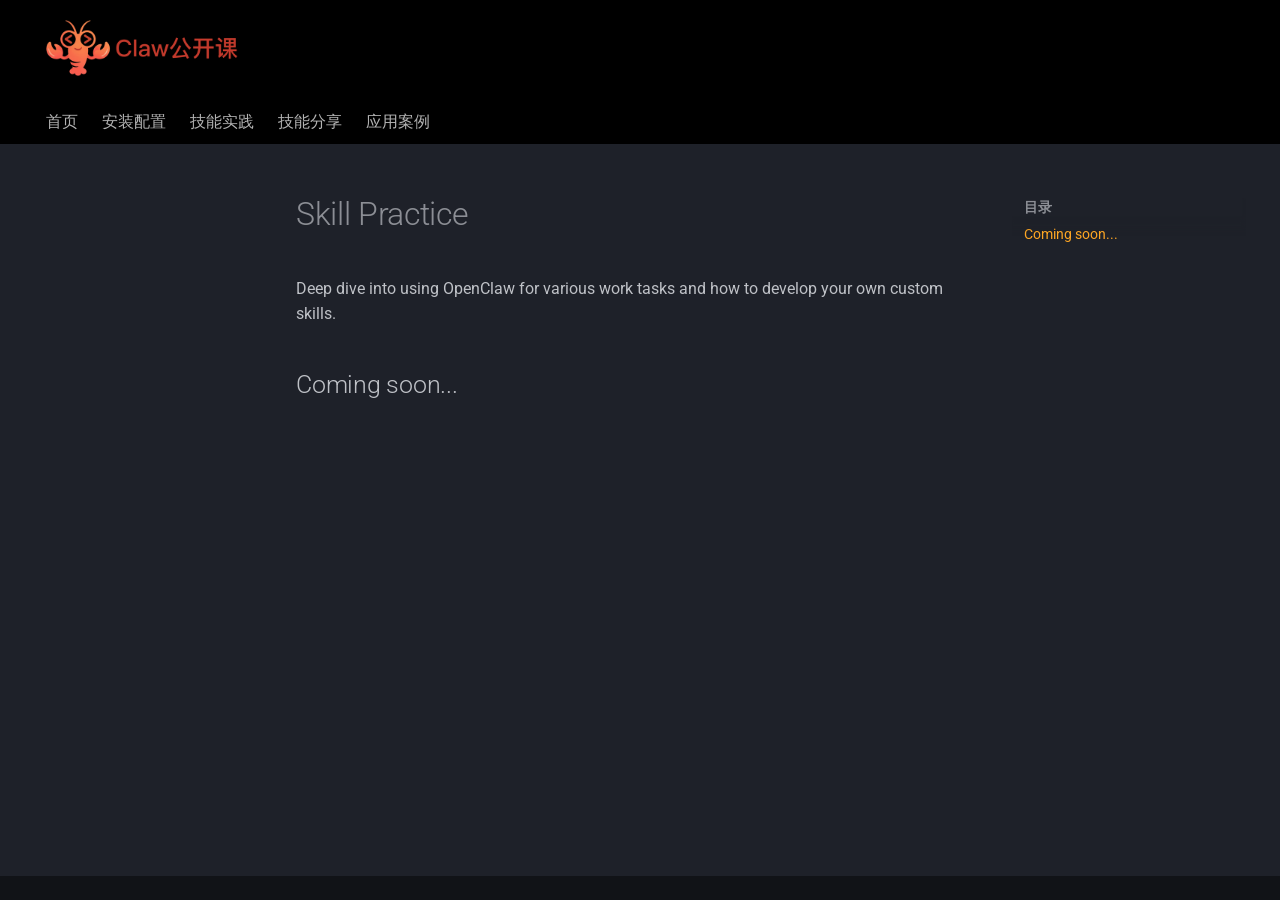
<file: en/skill-practice/index.html>
<!doctype html>
<html lang="zh" class="no-js">
  <head>
    
      <meta charset="utf-8">
      <meta name="viewport" content="width=device-width,initial-scale=1">
      
        <meta name="description" content="OpenClaw 公开课 - 技能自动化工作流">
      
      
        <meta name="author" content="OpenSkill Team">
      
      
        <link rel="canonical" href="https://openskill.top/en/skill-practice/">
      
      
      
      
        
      
      
      <link rel="icon" href="../../assets/images/favicon.png">
      <meta name="generator" content="mkdocs-1.6.1, mkdocs-material-9.7.6">
    
    
      
        <title>Skill Practice - OpenSkill.Top</title>
      
    
    
      <link rel="stylesheet" href="../../assets/stylesheets/main.484c7ddc.min.css">
      
        
        <link rel="stylesheet" href="../../assets/stylesheets/palette.ab4e12ef.min.css">
      
      


    
    
      
    
    
      
        
        
        <link rel="preconnect" href="https://fonts.gstatic.com" crossorigin>
        <link rel="stylesheet" href="https://fonts.googleapis.com/css?family=Roboto:300,300i,400,400i,700,700i%7CRoboto+Mono:400,400i,700,700i&display=fallback">
        <style>:root{--md-text-font:"Roboto";--md-code-font:"Roboto Mono"}</style>
      
    
    
      <link rel="stylesheet" href="../../stylesheets/extra.css">
    
    <script>__md_scope=new URL("../..",location),__md_hash=e=>[...e].reduce(((e,_)=>(e<<5)-e+_.charCodeAt(0)),0),__md_get=(e,_=localStorage,t=__md_scope)=>JSON.parse(_.getItem(t.pathname+"."+e)),__md_set=(e,_,t=localStorage,a=__md_scope)=>{try{t.setItem(a.pathname+"."+e,JSON.stringify(_))}catch(e){}}</script>
    
      

    
    
  </head>
  
  
    
    
    
    
    
    <body dir="ltr" data-md-color-scheme="slate" data-md-color-primary="orange" data-md-color-accent="orange">
  
    
    <input class="md-toggle" data-md-toggle="drawer" type="checkbox" id="__drawer" autocomplete="off">
    <input class="md-toggle" data-md-toggle="search" type="checkbox" id="__search" autocomplete="off">
    <label class="md-overlay" for="__drawer"></label>
    <div data-md-component="skip">
      
        
        <a href="#skill-practice" class="md-skip">
          跳转至
        </a>
      
    </div>
    <div data-md-component="announce">
      
    </div>
    
    
      

<header class="md-header" data-md-component="header">
  <nav class="md-header__inner md-grid" aria-label="页眉">
    <a href="../.." title="OpenSkill.Top" class="md-header__button md-logo" aria-label="OpenSkill.Top" data-md-component="logo">
      
  <img src="../../static/openskill.png" alt="logo">

    </a>
    <label class="md-header__button md-icon" for="__drawer">
      
      <svg xmlns="http://www.w3.org/2000/svg" viewBox="0 0 24 24"><path d="M3 6h18v2H3zm0 5h18v2H3zm0 5h18v2H3z"/></svg>
    </label>
    <div class="md-header__title" data-md-component="header-title">
      <div class="md-header__ellipsis">
        <div class="md-header__topic">
          <span class="md-ellipsis">
            OpenSkill.Top
          </span>
        </div>
        <div class="md-header__topic" data-md-component="header-topic">
          <span class="md-ellipsis">
            
              Skill Practice
            
          </span>
        </div>
      </div>
    </div>
    
      
    
    
    
    
      
      
        <label class="md-header__button md-icon" for="__search">
          
          <svg xmlns="http://www.w3.org/2000/svg" viewBox="0 0 24 24"><path d="M9.5 3A6.5 6.5 0 0 1 16 9.5c0 1.61-.59 3.09-1.56 4.23l.27.27h.79l5 5-1.5 1.5-5-5v-.79l-.27-.27A6.52 6.52 0 0 1 9.5 16 6.5 6.5 0 0 1 3 9.5 6.5 6.5 0 0 1 9.5 3m0 2C7 5 5 7 5 9.5S7 14 9.5 14 14 12 14 9.5 12 5 9.5 5"/></svg>
        </label>
        <div class="md-search" data-md-component="search" role="dialog">
  <label class="md-search__overlay" for="__search"></label>
  <div class="md-search__inner" role="search">
    <form class="md-search__form" name="search">
      <input type="text" class="md-search__input" name="query" aria-label="搜索" placeholder="搜索" autocapitalize="off" autocorrect="off" autocomplete="off" spellcheck="false" data-md-component="search-query" required>
      <label class="md-search__icon md-icon" for="__search">
        
        <svg xmlns="http://www.w3.org/2000/svg" viewBox="0 0 24 24"><path d="M9.5 3A6.5 6.5 0 0 1 16 9.5c0 1.61-.59 3.09-1.56 4.23l.27.27h.79l5 5-1.5 1.5-5-5v-.79l-.27-.27A6.52 6.52 0 0 1 9.5 16 6.5 6.5 0 0 1 3 9.5 6.5 6.5 0 0 1 9.5 3m0 2C7 5 5 7 5 9.5S7 14 9.5 14 14 12 14 9.5 12 5 9.5 5"/></svg>
        
        <svg xmlns="http://www.w3.org/2000/svg" viewBox="0 0 24 24"><path d="M20 11v2H8l5.5 5.5-1.42 1.42L4.16 12l7.92-7.92L13.5 5.5 8 11z"/></svg>
      </label>
      <nav class="md-search__options" aria-label="查找">
        
        <button type="reset" class="md-search__icon md-icon" title="清空当前内容" aria-label="清空当前内容" tabindex="-1">
          
          <svg xmlns="http://www.w3.org/2000/svg" viewBox="0 0 24 24"><path d="M19 6.41 17.59 5 12 10.59 6.41 5 5 6.41 10.59 12 5 17.59 6.41 19 12 13.41 17.59 19 19 17.59 13.41 12z"/></svg>
        </button>
      </nav>
      
        <div class="md-search__suggest" data-md-component="search-suggest"></div>
      
    </form>
    <div class="md-search__output">
      <div class="md-search__scrollwrap" tabindex="0" data-md-scrollfix>
        <div class="md-search-result" data-md-component="search-result">
          <div class="md-search-result__meta">
            正在初始化搜索引擎
          </div>
          <ol class="md-search-result__list" role="presentation"></ol>
        </div>
      </div>
    </div>
  </div>
</div>
      
    
    
  </nav>
  
</header>
    
    <div class="md-container" data-md-component="container">
      
      
        
          
            
<nav class="md-tabs" aria-label="标签" data-md-component="tabs">
  <div class="md-grid">
    <ul class="md-tabs__list">
      
        
  
  
  
  
    <li class="md-tabs__item">
      <a href="../../zh/" class="md-tabs__link">
        
  
  
    
  
  首页

      </a>
    </li>
  

      
        
  
  
  
  
    
    
      <li class="md-tabs__item">
        <a href="../../zh/installation/" class="md-tabs__link">
          
  
  
  安装配置

        </a>
      </li>
    
  

      
        
  
  
  
  
    
    
      <li class="md-tabs__item">
        <a href="../../zh/skill-practice/" class="md-tabs__link">
          
  
  
  技能实践

        </a>
      </li>
    
  

      
        
  
  
  
  
    
    
      <li class="md-tabs__item">
        <a href="../../zh/skill-sharing/" class="md-tabs__link">
          
  
  
  技能分享

        </a>
      </li>
    
  

      
        
  
  
  
  
    
    
      <li class="md-tabs__item">
        <a href="../../zh/use-cases/" class="md-tabs__link">
          
  
  
  应用案例

        </a>
      </li>
    
  

      
    </ul>
  </div>
</nav>
          
        
      
      <main class="md-main" data-md-component="main">
        <div class="md-main__inner md-grid">
          
            
              
              <div class="md-sidebar md-sidebar--primary" data-md-component="sidebar" data-md-type="navigation" >
                <div class="md-sidebar__scrollwrap">
                  <div class="md-sidebar__inner">
                    


  


<nav class="md-nav md-nav--primary md-nav--lifted" aria-label="导航栏" data-md-level="0">
  <label class="md-nav__title" for="__drawer">
    <a href="../.." title="OpenSkill.Top" class="md-nav__button md-logo" aria-label="OpenSkill.Top" data-md-component="logo">
      
  <img src="../../static/openskill.png" alt="logo">

    </a>
    OpenSkill.Top
  </label>
  
  <ul class="md-nav__list" data-md-scrollfix>
    
      
      
  
  
  
  
    <li class="md-nav__item">
      <a href="../../zh/" class="md-nav__link">
        
  
  
  <span class="md-ellipsis">
    
  
    首页
  

    
  </span>
  
  

      </a>
    </li>
  

    
      
      
  
  
  
  
    
    
    
    
      
      
        
      
    
    
    <li class="md-nav__item md-nav__item--nested">
      
        
        
          
        
        <input class="md-nav__toggle md-toggle md-toggle--indeterminate" type="checkbox" id="__nav_2" >
        
          
          <label class="md-nav__link" for="__nav_2" id="__nav_2_label" tabindex="0">
            
  
  
  <span class="md-ellipsis">
    
  
    安装配置
  

    
  </span>
  
  

            <span class="md-nav__icon md-icon"></span>
          </label>
        
        <nav class="md-nav" data-md-level="1" aria-labelledby="__nav_2_label" aria-expanded="false">
          <label class="md-nav__title" for="__nav_2">
            <span class="md-nav__icon md-icon"></span>
            
  
    安装配置
  

          </label>
          <ul class="md-nav__list" data-md-scrollfix>
            
              
                
  
  
  
  
    <li class="md-nav__item">
      <a href="../../zh/installation/" class="md-nav__link">
        
  
  
  <span class="md-ellipsis">
    
  
    安装配置
  

    
  </span>
  
  

      </a>
    </li>
  

              
            
              
                
  
  
  
  
    <li class="md-nav__item">
      <a href="../../zh/installation/bwp-2026-03-25-openclaw-v1.1/" class="md-nav__link">
        
  
  
  <span class="md-ellipsis">
    
  
    更安全地部署OpenClaw：我的容器化隔离实践
  

    
  </span>
  
  

      </a>
    </li>
  

              
            
              
                
  
  
  
  
    <li class="md-nav__item">
      <a href="../../zh/installation/bwp-2026-03-26-openclawclaude-code-v1.8/" class="md-nav__link">
        
  
  
  <span class="md-ellipsis">
    
  
    在OpenClaw容器中部署Claude Code（上）：从零开始搭建你的AI开发助手
  

    
  </span>
  
  

      </a>
    </li>
  

              
            
          </ul>
        </nav>
      
    </li>
  

    
      
      
  
  
  
  
    
    
    
    
      
      
        
      
    
    
    <li class="md-nav__item md-nav__item--nested">
      
        
        
          
        
        <input class="md-nav__toggle md-toggle md-toggle--indeterminate" type="checkbox" id="__nav_3" >
        
          
          <label class="md-nav__link" for="__nav_3" id="__nav_3_label" tabindex="0">
            
  
  
  <span class="md-ellipsis">
    
  
    技能实践
  

    
  </span>
  
  

            <span class="md-nav__icon md-icon"></span>
          </label>
        
        <nav class="md-nav" data-md-level="1" aria-labelledby="__nav_3_label" aria-expanded="false">
          <label class="md-nav__title" for="__nav_3">
            <span class="md-nav__icon md-icon"></span>
            
  
    技能实践
  

          </label>
          <ul class="md-nav__list" data-md-scrollfix>
            
              
                
  
  
  
  
    <li class="md-nav__item">
      <a href="../../zh/skill-practice/" class="md-nav__link">
        
  
  
  <span class="md-ellipsis">
    
  
    技能实践
  

    
  </span>
  
  

      </a>
    </li>
  

              
            
          </ul>
        </nav>
      
    </li>
  

    
      
      
  
  
  
  
    
    
    
    
      
      
        
      
    
    
    <li class="md-nav__item md-nav__item--nested">
      
        
        
          
        
        <input class="md-nav__toggle md-toggle md-toggle--indeterminate" type="checkbox" id="__nav_4" >
        
          
          <label class="md-nav__link" for="__nav_4" id="__nav_4_label" tabindex="0">
            
  
  
  <span class="md-ellipsis">
    
  
    技能分享
  

    
  </span>
  
  

            <span class="md-nav__icon md-icon"></span>
          </label>
        
        <nav class="md-nav" data-md-level="1" aria-labelledby="__nav_4_label" aria-expanded="false">
          <label class="md-nav__title" for="__nav_4">
            <span class="md-nav__icon md-icon"></span>
            
  
    技能分享
  

          </label>
          <ul class="md-nav__list" data-md-scrollfix>
            
              
                
  
  
  
  
    <li class="md-nav__item">
      <a href="../../zh/skill-sharing/" class="md-nav__link">
        
  
  
  <span class="md-ellipsis">
    
  
    技能分享
  

    
  </span>
  
  

      </a>
    </li>
  

              
            
          </ul>
        </nav>
      
    </li>
  

    
      
      
  
  
  
  
    
    
    
    
      
      
        
      
    
    
    <li class="md-nav__item md-nav__item--nested">
      
        
        
          
        
        <input class="md-nav__toggle md-toggle md-toggle--indeterminate" type="checkbox" id="__nav_5" >
        
          
          <label class="md-nav__link" for="__nav_5" id="__nav_5_label" tabindex="0">
            
  
  
  <span class="md-ellipsis">
    
  
    应用案例
  

    
  </span>
  
  

            <span class="md-nav__icon md-icon"></span>
          </label>
        
        <nav class="md-nav" data-md-level="1" aria-labelledby="__nav_5_label" aria-expanded="false">
          <label class="md-nav__title" for="__nav_5">
            <span class="md-nav__icon md-icon"></span>
            
  
    应用案例
  

          </label>
          <ul class="md-nav__list" data-md-scrollfix>
            
              
                
  
  
  
  
    <li class="md-nav__item">
      <a href="../../zh/use-cases/" class="md-nav__link">
        
  
  
  <span class="md-ellipsis">
    
  
    应用案例
  

    
  </span>
  
  

      </a>
    </li>
  

              
            
          </ul>
        </nav>
      
    </li>
  

    
  </ul>
</nav>
                  </div>
                </div>
              </div>
            
            
              
              <div class="md-sidebar md-sidebar--secondary" data-md-component="sidebar" data-md-type="toc" >
                <div class="md-sidebar__scrollwrap">
                  <div class="md-sidebar__inner">
                    

<nav class="md-nav md-nav--secondary" aria-label="目录">
  
  
  
    
  
  
    <label class="md-nav__title" for="__toc">
      <span class="md-nav__icon md-icon"></span>
      目录
    </label>
    <ul class="md-nav__list" data-md-component="toc" data-md-scrollfix>
      
        <li class="md-nav__item">
  <a href="#coming-soon" class="md-nav__link">
    <span class="md-ellipsis">
      
        Coming soon...
      
    </span>
  </a>
  
</li>
      
    </ul>
  
</nav>
                  </div>
                </div>
              </div>
            
          
          
            <div class="md-content" data-md-component="content">
              
              <article class="md-content__inner md-typeset">
                
                  



<h1 id="skill-practice">Skill Practice</h1>
<p>Deep dive into using OpenClaw for various work tasks and how to develop your own custom skills.</p>
<h2 id="coming-soon">Coming soon...</h2>












                
              </article>
            </div>
          
          
  <script>var tabs=__md_get("__tabs");if(Array.isArray(tabs))e:for(var set of document.querySelectorAll(".tabbed-set")){var labels=set.querySelector(".tabbed-labels");for(var tab of tabs)for(var label of labels.getElementsByTagName("label"))if(label.innerText.trim()===tab){var input=document.getElementById(label.htmlFor);input.checked=!0;continue e}}</script>

<script>var target=document.getElementById(location.hash.slice(1));target&&target.name&&(target.checked=target.name.startsWith("__tabbed_"))</script>
        </div>
        
      </main>
      
        <footer class="md-footer">
  
  <div class="md-footer-meta md-typeset">
    <div class="md-footer-meta__inner md-grid">
      <div class="md-copyright">
  
  
  
</div>
      
    </div>
  </div>
</footer>
      
    </div>
    <div class="md-dialog" data-md-component="dialog">
      <div class="md-dialog__inner md-typeset"></div>
    </div>
    
    
    
      
      
      <script id="__config" type="application/json">{"annotate": null, "base": "../..", "features": ["navigation.tabs", "navigation.sections", "navigation.expand", "search.suggest", "search.highlight", "content.tabs.link", "content.code.copy"], "search": "../../assets/javascripts/workers/search.2c215733.min.js", "tags": null, "translations": {"clipboard.copied": "\u5df2\u590d\u5236", "clipboard.copy": "\u590d\u5236", "search.result.more.one": "\u5728\u8be5\u9875\u4e0a\u8fd8\u6709 1 \u4e2a\u7b26\u5408\u6761\u4ef6\u7684\u7ed3\u679c", "search.result.more.other": "\u5728\u8be5\u9875\u4e0a\u8fd8\u6709 # \u4e2a\u7b26\u5408\u6761\u4ef6\u7684\u7ed3\u679c", "search.result.none": "\u6ca1\u6709\u627e\u5230\u7b26\u5408\u6761\u4ef6\u7684\u7ed3\u679c", "search.result.one": "\u627e\u5230 1 \u4e2a\u7b26\u5408\u6761\u4ef6\u7684\u7ed3\u679c", "search.result.other": "# \u4e2a\u7b26\u5408\u6761\u4ef6\u7684\u7ed3\u679c", "search.result.placeholder": "\u952e\u5165\u4ee5\u5f00\u59cb\u641c\u7d22", "search.result.term.missing": "\u7f3a\u5c11", "select.version": "\u9009\u62e9\u5f53\u524d\u7248\u672c"}, "version": null}</script>
    
    
      <script src="../../assets/javascripts/bundle.79ae519e.min.js"></script>
      
    
  </body>
</html>
</file>
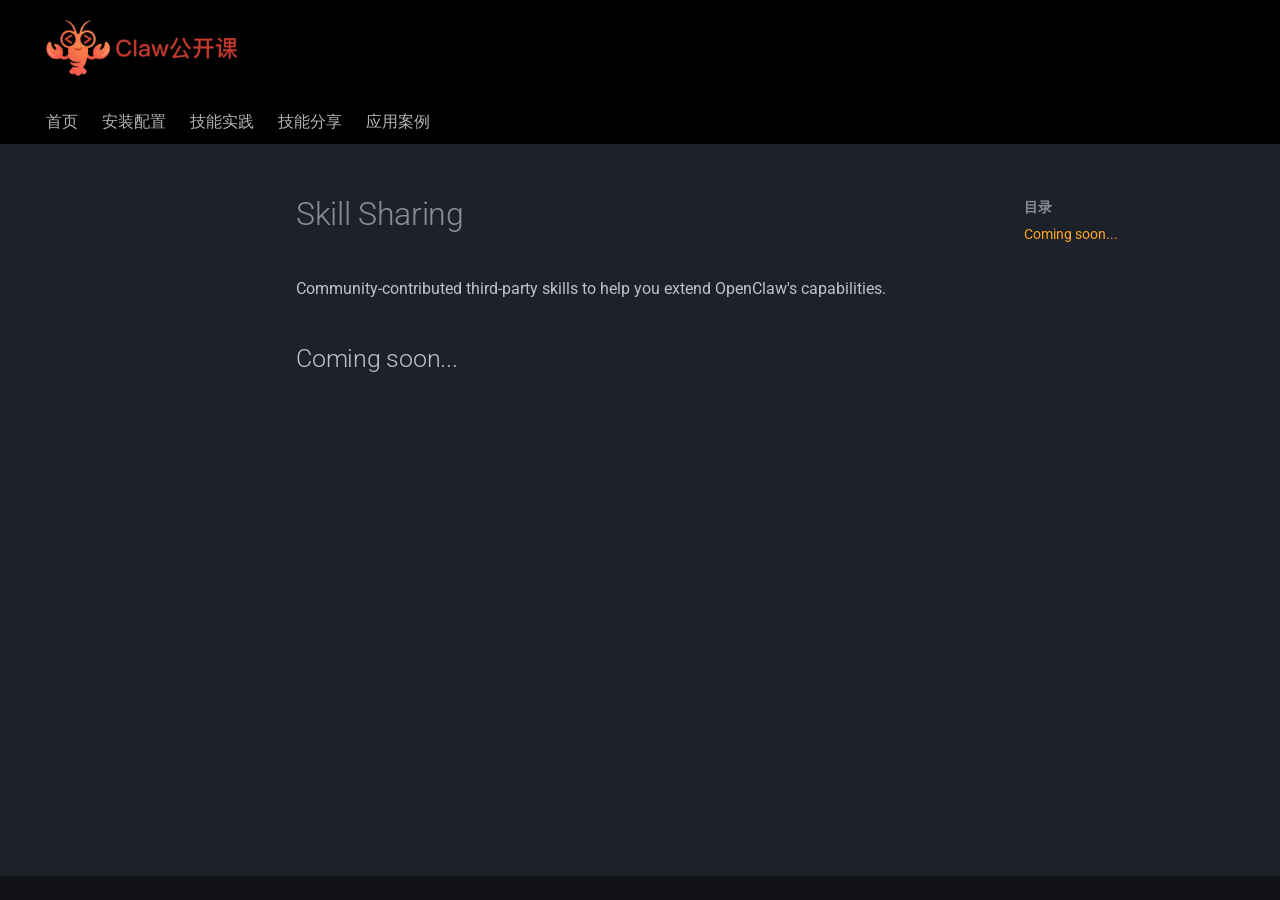
<file: en/skill-sharing/index.html>
<!doctype html>
<html lang="zh" class="no-js">
  <head>
    
      <meta charset="utf-8">
      <meta name="viewport" content="width=device-width,initial-scale=1">
      
        <meta name="description" content="OpenClaw 公开课 - 技能自动化工作流">
      
      
        <meta name="author" content="OpenSkill Team">
      
      
        <link rel="canonical" href="https://openskill.top/en/skill-sharing/">
      
      
      
      
        
      
      
      <link rel="icon" href="../../assets/images/favicon.png">
      <meta name="generator" content="mkdocs-1.6.1, mkdocs-material-9.7.6">
    
    
      
        <title>Skill Sharing - OpenSkill.Top</title>
      
    
    
      <link rel="stylesheet" href="../../assets/stylesheets/main.484c7ddc.min.css">
      
        
        <link rel="stylesheet" href="../../assets/stylesheets/palette.ab4e12ef.min.css">
      
      


    
    
      
    
    
      
        
        
        <link rel="preconnect" href="https://fonts.gstatic.com" crossorigin>
        <link rel="stylesheet" href="https://fonts.googleapis.com/css?family=Roboto:300,300i,400,400i,700,700i%7CRoboto+Mono:400,400i,700,700i&display=fallback">
        <style>:root{--md-text-font:"Roboto";--md-code-font:"Roboto Mono"}</style>
      
    
    
      <link rel="stylesheet" href="../../stylesheets/extra.css">
    
    <script>__md_scope=new URL("../..",location),__md_hash=e=>[...e].reduce(((e,_)=>(e<<5)-e+_.charCodeAt(0)),0),__md_get=(e,_=localStorage,t=__md_scope)=>JSON.parse(_.getItem(t.pathname+"."+e)),__md_set=(e,_,t=localStorage,a=__md_scope)=>{try{t.setItem(a.pathname+"."+e,JSON.stringify(_))}catch(e){}}</script>
    
      

    
    
  </head>
  
  
    
    
    
    
    
    <body dir="ltr" data-md-color-scheme="slate" data-md-color-primary="orange" data-md-color-accent="orange">
  
    
    <input class="md-toggle" data-md-toggle="drawer" type="checkbox" id="__drawer" autocomplete="off">
    <input class="md-toggle" data-md-toggle="search" type="checkbox" id="__search" autocomplete="off">
    <label class="md-overlay" for="__drawer"></label>
    <div data-md-component="skip">
      
        
        <a href="#skill-sharing" class="md-skip">
          跳转至
        </a>
      
    </div>
    <div data-md-component="announce">
      
    </div>
    
    
      

<header class="md-header" data-md-component="header">
  <nav class="md-header__inner md-grid" aria-label="页眉">
    <a href="../.." title="OpenSkill.Top" class="md-header__button md-logo" aria-label="OpenSkill.Top" data-md-component="logo">
      
  <img src="../../static/openskill.png" alt="logo">

    </a>
    <label class="md-header__button md-icon" for="__drawer">
      
      <svg xmlns="http://www.w3.org/2000/svg" viewBox="0 0 24 24"><path d="M3 6h18v2H3zm0 5h18v2H3zm0 5h18v2H3z"/></svg>
    </label>
    <div class="md-header__title" data-md-component="header-title">
      <div class="md-header__ellipsis">
        <div class="md-header__topic">
          <span class="md-ellipsis">
            OpenSkill.Top
          </span>
        </div>
        <div class="md-header__topic" data-md-component="header-topic">
          <span class="md-ellipsis">
            
              Skill Sharing
            
          </span>
        </div>
      </div>
    </div>
    
      
    
    
    
    
      
      
        <label class="md-header__button md-icon" for="__search">
          
          <svg xmlns="http://www.w3.org/2000/svg" viewBox="0 0 24 24"><path d="M9.5 3A6.5 6.5 0 0 1 16 9.5c0 1.61-.59 3.09-1.56 4.23l.27.27h.79l5 5-1.5 1.5-5-5v-.79l-.27-.27A6.52 6.52 0 0 1 9.5 16 6.5 6.5 0 0 1 3 9.5 6.5 6.5 0 0 1 9.5 3m0 2C7 5 5 7 5 9.5S7 14 9.5 14 14 12 14 9.5 12 5 9.5 5"/></svg>
        </label>
        <div class="md-search" data-md-component="search" role="dialog">
  <label class="md-search__overlay" for="__search"></label>
  <div class="md-search__inner" role="search">
    <form class="md-search__form" name="search">
      <input type="text" class="md-search__input" name="query" aria-label="搜索" placeholder="搜索" autocapitalize="off" autocorrect="off" autocomplete="off" spellcheck="false" data-md-component="search-query" required>
      <label class="md-search__icon md-icon" for="__search">
        
        <svg xmlns="http://www.w3.org/2000/svg" viewBox="0 0 24 24"><path d="M9.5 3A6.5 6.5 0 0 1 16 9.5c0 1.61-.59 3.09-1.56 4.23l.27.27h.79l5 5-1.5 1.5-5-5v-.79l-.27-.27A6.52 6.52 0 0 1 9.5 16 6.5 6.5 0 0 1 3 9.5 6.5 6.5 0 0 1 9.5 3m0 2C7 5 5 7 5 9.5S7 14 9.5 14 14 12 14 9.5 12 5 9.5 5"/></svg>
        
        <svg xmlns="http://www.w3.org/2000/svg" viewBox="0 0 24 24"><path d="M20 11v2H8l5.5 5.5-1.42 1.42L4.16 12l7.92-7.92L13.5 5.5 8 11z"/></svg>
      </label>
      <nav class="md-search__options" aria-label="查找">
        
        <button type="reset" class="md-search__icon md-icon" title="清空当前内容" aria-label="清空当前内容" tabindex="-1">
          
          <svg xmlns="http://www.w3.org/2000/svg" viewBox="0 0 24 24"><path d="M19 6.41 17.59 5 12 10.59 6.41 5 5 6.41 10.59 12 5 17.59 6.41 19 12 13.41 17.59 19 19 17.59 13.41 12z"/></svg>
        </button>
      </nav>
      
        <div class="md-search__suggest" data-md-component="search-suggest"></div>
      
    </form>
    <div class="md-search__output">
      <div class="md-search__scrollwrap" tabindex="0" data-md-scrollfix>
        <div class="md-search-result" data-md-component="search-result">
          <div class="md-search-result__meta">
            正在初始化搜索引擎
          </div>
          <ol class="md-search-result__list" role="presentation"></ol>
        </div>
      </div>
    </div>
  </div>
</div>
      
    
    
  </nav>
  
</header>
    
    <div class="md-container" data-md-component="container">
      
      
        
          
            
<nav class="md-tabs" aria-label="标签" data-md-component="tabs">
  <div class="md-grid">
    <ul class="md-tabs__list">
      
        
  
  
  
  
    <li class="md-tabs__item">
      <a href="../../zh/" class="md-tabs__link">
        
  
  
    
  
  首页

      </a>
    </li>
  

      
        
  
  
  
  
    
    
      <li class="md-tabs__item">
        <a href="../../zh/installation/" class="md-tabs__link">
          
  
  
  安装配置

        </a>
      </li>
    
  

      
        
  
  
  
  
    
    
      <li class="md-tabs__item">
        <a href="../../zh/skill-practice/" class="md-tabs__link">
          
  
  
  技能实践

        </a>
      </li>
    
  

      
        
  
  
  
  
    
    
      <li class="md-tabs__item">
        <a href="../../zh/skill-sharing/" class="md-tabs__link">
          
  
  
  技能分享

        </a>
      </li>
    
  

      
        
  
  
  
  
    
    
      <li class="md-tabs__item">
        <a href="../../zh/use-cases/" class="md-tabs__link">
          
  
  
  应用案例

        </a>
      </li>
    
  

      
    </ul>
  </div>
</nav>
          
        
      
      <main class="md-main" data-md-component="main">
        <div class="md-main__inner md-grid">
          
            
              
              <div class="md-sidebar md-sidebar--primary" data-md-component="sidebar" data-md-type="navigation" >
                <div class="md-sidebar__scrollwrap">
                  <div class="md-sidebar__inner">
                    


  


<nav class="md-nav md-nav--primary md-nav--lifted" aria-label="导航栏" data-md-level="0">
  <label class="md-nav__title" for="__drawer">
    <a href="../.." title="OpenSkill.Top" class="md-nav__button md-logo" aria-label="OpenSkill.Top" data-md-component="logo">
      
  <img src="../../static/openskill.png" alt="logo">

    </a>
    OpenSkill.Top
  </label>
  
  <ul class="md-nav__list" data-md-scrollfix>
    
      
      
  
  
  
  
    <li class="md-nav__item">
      <a href="../../zh/" class="md-nav__link">
        
  
  
  <span class="md-ellipsis">
    
  
    首页
  

    
  </span>
  
  

      </a>
    </li>
  

    
      
      
  
  
  
  
    
    
    
    
      
      
        
      
    
    
    <li class="md-nav__item md-nav__item--nested">
      
        
        
          
        
        <input class="md-nav__toggle md-toggle md-toggle--indeterminate" type="checkbox" id="__nav_2" >
        
          
          <label class="md-nav__link" for="__nav_2" id="__nav_2_label" tabindex="0">
            
  
  
  <span class="md-ellipsis">
    
  
    安装配置
  

    
  </span>
  
  

            <span class="md-nav__icon md-icon"></span>
          </label>
        
        <nav class="md-nav" data-md-level="1" aria-labelledby="__nav_2_label" aria-expanded="false">
          <label class="md-nav__title" for="__nav_2">
            <span class="md-nav__icon md-icon"></span>
            
  
    安装配置
  

          </label>
          <ul class="md-nav__list" data-md-scrollfix>
            
              
                
  
  
  
  
    <li class="md-nav__item">
      <a href="../../zh/installation/" class="md-nav__link">
        
  
  
  <span class="md-ellipsis">
    
  
    安装配置
  

    
  </span>
  
  

      </a>
    </li>
  

              
            
              
                
  
  
  
  
    <li class="md-nav__item">
      <a href="../../zh/installation/bwp-2026-03-25-openclaw-v1.1/" class="md-nav__link">
        
  
  
  <span class="md-ellipsis">
    
  
    更安全地部署OpenClaw：我的容器化隔离实践
  

    
  </span>
  
  

      </a>
    </li>
  

              
            
              
                
  
  
  
  
    <li class="md-nav__item">
      <a href="../../zh/installation/bwp-2026-03-26-openclawclaude-code-v1.8/" class="md-nav__link">
        
  
  
  <span class="md-ellipsis">
    
  
    在OpenClaw容器中部署Claude Code（上）：从零开始搭建你的AI开发助手
  

    
  </span>
  
  

      </a>
    </li>
  

              
            
          </ul>
        </nav>
      
    </li>
  

    
      
      
  
  
  
  
    
    
    
    
      
      
        
      
    
    
    <li class="md-nav__item md-nav__item--nested">
      
        
        
          
        
        <input class="md-nav__toggle md-toggle md-toggle--indeterminate" type="checkbox" id="__nav_3" >
        
          
          <label class="md-nav__link" for="__nav_3" id="__nav_3_label" tabindex="0">
            
  
  
  <span class="md-ellipsis">
    
  
    技能实践
  

    
  </span>
  
  

            <span class="md-nav__icon md-icon"></span>
          </label>
        
        <nav class="md-nav" data-md-level="1" aria-labelledby="__nav_3_label" aria-expanded="false">
          <label class="md-nav__title" for="__nav_3">
            <span class="md-nav__icon md-icon"></span>
            
  
    技能实践
  

          </label>
          <ul class="md-nav__list" data-md-scrollfix>
            
              
                
  
  
  
  
    <li class="md-nav__item">
      <a href="../../zh/skill-practice/" class="md-nav__link">
        
  
  
  <span class="md-ellipsis">
    
  
    技能实践
  

    
  </span>
  
  

      </a>
    </li>
  

              
            
          </ul>
        </nav>
      
    </li>
  

    
      
      
  
  
  
  
    
    
    
    
      
      
        
      
    
    
    <li class="md-nav__item md-nav__item--nested">
      
        
        
          
        
        <input class="md-nav__toggle md-toggle md-toggle--indeterminate" type="checkbox" id="__nav_4" >
        
          
          <label class="md-nav__link" for="__nav_4" id="__nav_4_label" tabindex="0">
            
  
  
  <span class="md-ellipsis">
    
  
    技能分享
  

    
  </span>
  
  

            <span class="md-nav__icon md-icon"></span>
          </label>
        
        <nav class="md-nav" data-md-level="1" aria-labelledby="__nav_4_label" aria-expanded="false">
          <label class="md-nav__title" for="__nav_4">
            <span class="md-nav__icon md-icon"></span>
            
  
    技能分享
  

          </label>
          <ul class="md-nav__list" data-md-scrollfix>
            
              
                
  
  
  
  
    <li class="md-nav__item">
      <a href="../../zh/skill-sharing/" class="md-nav__link">
        
  
  
  <span class="md-ellipsis">
    
  
    技能分享
  

    
  </span>
  
  

      </a>
    </li>
  

              
            
          </ul>
        </nav>
      
    </li>
  

    
      
      
  
  
  
  
    
    
    
    
      
      
        
      
    
    
    <li class="md-nav__item md-nav__item--nested">
      
        
        
          
        
        <input class="md-nav__toggle md-toggle md-toggle--indeterminate" type="checkbox" id="__nav_5" >
        
          
          <label class="md-nav__link" for="__nav_5" id="__nav_5_label" tabindex="0">
            
  
  
  <span class="md-ellipsis">
    
  
    应用案例
  

    
  </span>
  
  

            <span class="md-nav__icon md-icon"></span>
          </label>
        
        <nav class="md-nav" data-md-level="1" aria-labelledby="__nav_5_label" aria-expanded="false">
          <label class="md-nav__title" for="__nav_5">
            <span class="md-nav__icon md-icon"></span>
            
  
    应用案例
  

          </label>
          <ul class="md-nav__list" data-md-scrollfix>
            
              
                
  
  
  
  
    <li class="md-nav__item">
      <a href="../../zh/use-cases/" class="md-nav__link">
        
  
  
  <span class="md-ellipsis">
    
  
    应用案例
  

    
  </span>
  
  

      </a>
    </li>
  

              
            
          </ul>
        </nav>
      
    </li>
  

    
  </ul>
</nav>
                  </div>
                </div>
              </div>
            
            
              
              <div class="md-sidebar md-sidebar--secondary" data-md-component="sidebar" data-md-type="toc" >
                <div class="md-sidebar__scrollwrap">
                  <div class="md-sidebar__inner">
                    

<nav class="md-nav md-nav--secondary" aria-label="目录">
  
  
  
    
  
  
    <label class="md-nav__title" for="__toc">
      <span class="md-nav__icon md-icon"></span>
      目录
    </label>
    <ul class="md-nav__list" data-md-component="toc" data-md-scrollfix>
      
        <li class="md-nav__item">
  <a href="#coming-soon" class="md-nav__link">
    <span class="md-ellipsis">
      
        Coming soon...
      
    </span>
  </a>
  
</li>
      
    </ul>
  
</nav>
                  </div>
                </div>
              </div>
            
          
          
            <div class="md-content" data-md-component="content">
              
              <article class="md-content__inner md-typeset">
                
                  



<h1 id="skill-sharing">Skill Sharing</h1>
<p>Community-contributed third-party skills to help you extend OpenClaw's capabilities.</p>
<h2 id="coming-soon">Coming soon...</h2>












                
              </article>
            </div>
          
          
  <script>var tabs=__md_get("__tabs");if(Array.isArray(tabs))e:for(var set of document.querySelectorAll(".tabbed-set")){var labels=set.querySelector(".tabbed-labels");for(var tab of tabs)for(var label of labels.getElementsByTagName("label"))if(label.innerText.trim()===tab){var input=document.getElementById(label.htmlFor);input.checked=!0;continue e}}</script>

<script>var target=document.getElementById(location.hash.slice(1));target&&target.name&&(target.checked=target.name.startsWith("__tabbed_"))</script>
        </div>
        
      </main>
      
        <footer class="md-footer">
  
  <div class="md-footer-meta md-typeset">
    <div class="md-footer-meta__inner md-grid">
      <div class="md-copyright">
  
  
  
</div>
      
    </div>
  </div>
</footer>
      
    </div>
    <div class="md-dialog" data-md-component="dialog">
      <div class="md-dialog__inner md-typeset"></div>
    </div>
    
    
    
      
      
      <script id="__config" type="application/json">{"annotate": null, "base": "../..", "features": ["navigation.tabs", "navigation.sections", "navigation.expand", "search.suggest", "search.highlight", "content.tabs.link", "content.code.copy"], "search": "../../assets/javascripts/workers/search.2c215733.min.js", "tags": null, "translations": {"clipboard.copied": "\u5df2\u590d\u5236", "clipboard.copy": "\u590d\u5236", "search.result.more.one": "\u5728\u8be5\u9875\u4e0a\u8fd8\u6709 1 \u4e2a\u7b26\u5408\u6761\u4ef6\u7684\u7ed3\u679c", "search.result.more.other": "\u5728\u8be5\u9875\u4e0a\u8fd8\u6709 # \u4e2a\u7b26\u5408\u6761\u4ef6\u7684\u7ed3\u679c", "search.result.none": "\u6ca1\u6709\u627e\u5230\u7b26\u5408\u6761\u4ef6\u7684\u7ed3\u679c", "search.result.one": "\u627e\u5230 1 \u4e2a\u7b26\u5408\u6761\u4ef6\u7684\u7ed3\u679c", "search.result.other": "# \u4e2a\u7b26\u5408\u6761\u4ef6\u7684\u7ed3\u679c", "search.result.placeholder": "\u952e\u5165\u4ee5\u5f00\u59cb\u641c\u7d22", "search.result.term.missing": "\u7f3a\u5c11", "select.version": "\u9009\u62e9\u5f53\u524d\u7248\u672c"}, "version": null}</script>
    
    
      <script src="../../assets/javascripts/bundle.79ae519e.min.js"></script>
      
    
  </body>
</html>
</file>
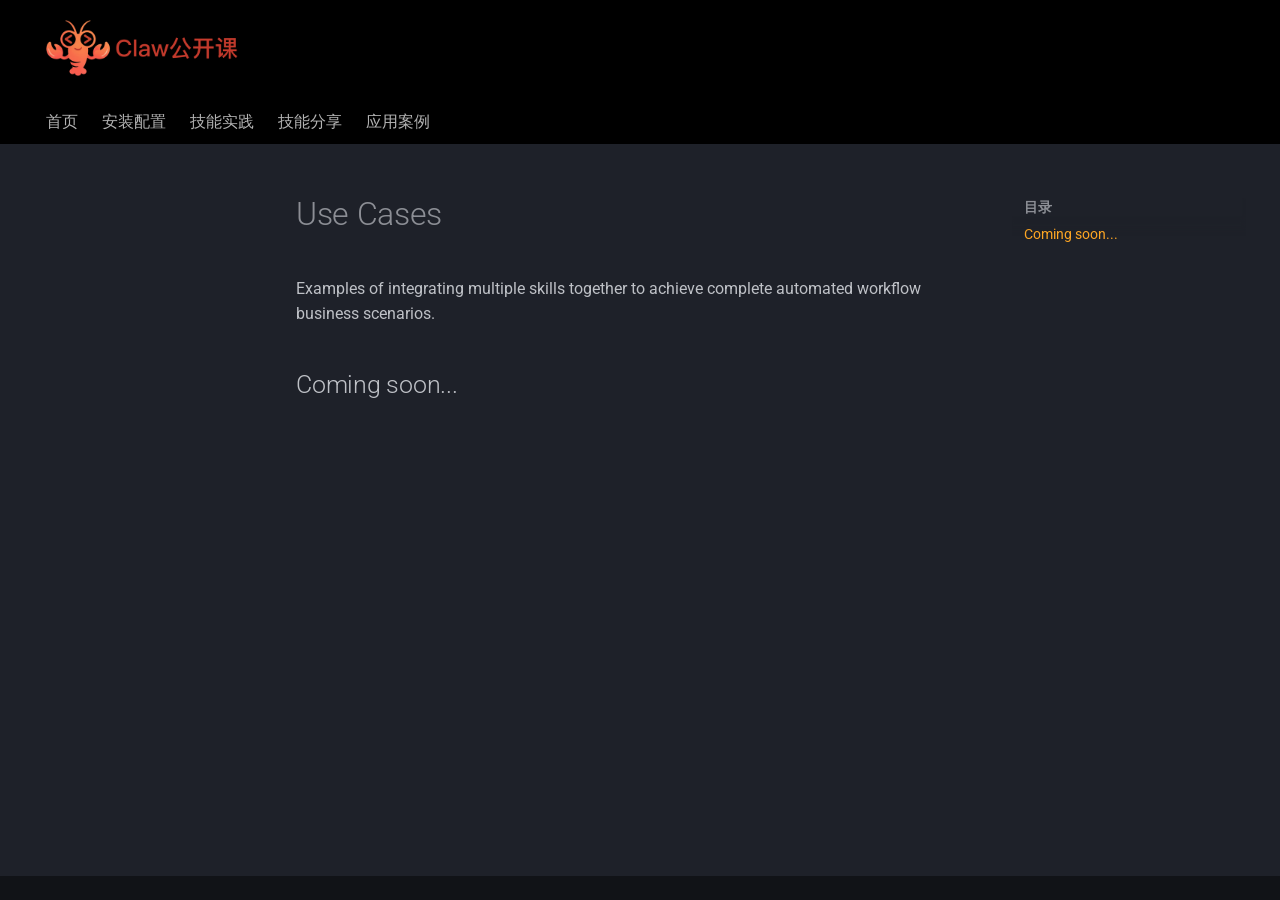
<file: en/use-cases/index.html>
<!doctype html>
<html lang="zh" class="no-js">
  <head>
    
      <meta charset="utf-8">
      <meta name="viewport" content="width=device-width,initial-scale=1">
      
        <meta name="description" content="OpenClaw 公开课 - 技能自动化工作流">
      
      
        <meta name="author" content="OpenSkill Team">
      
      
        <link rel="canonical" href="https://openskill.top/en/use-cases/">
      
      
      
      
        
      
      
      <link rel="icon" href="../../assets/images/favicon.png">
      <meta name="generator" content="mkdocs-1.6.1, mkdocs-material-9.7.6">
    
    
      
        <title>Use Cases - OpenSkill.Top</title>
      
    
    
      <link rel="stylesheet" href="../../assets/stylesheets/main.484c7ddc.min.css">
      
        
        <link rel="stylesheet" href="../../assets/stylesheets/palette.ab4e12ef.min.css">
      
      


    
    
      
    
    
      
        
        
        <link rel="preconnect" href="https://fonts.gstatic.com" crossorigin>
        <link rel="stylesheet" href="https://fonts.googleapis.com/css?family=Roboto:300,300i,400,400i,700,700i%7CRoboto+Mono:400,400i,700,700i&display=fallback">
        <style>:root{--md-text-font:"Roboto";--md-code-font:"Roboto Mono"}</style>
      
    
    
      <link rel="stylesheet" href="../../stylesheets/extra.css">
    
    <script>__md_scope=new URL("../..",location),__md_hash=e=>[...e].reduce(((e,_)=>(e<<5)-e+_.charCodeAt(0)),0),__md_get=(e,_=localStorage,t=__md_scope)=>JSON.parse(_.getItem(t.pathname+"."+e)),__md_set=(e,_,t=localStorage,a=__md_scope)=>{try{t.setItem(a.pathname+"."+e,JSON.stringify(_))}catch(e){}}</script>
    
      

    
    
  </head>
  
  
    
    
    
    
    
    <body dir="ltr" data-md-color-scheme="slate" data-md-color-primary="orange" data-md-color-accent="orange">
  
    
    <input class="md-toggle" data-md-toggle="drawer" type="checkbox" id="__drawer" autocomplete="off">
    <input class="md-toggle" data-md-toggle="search" type="checkbox" id="__search" autocomplete="off">
    <label class="md-overlay" for="__drawer"></label>
    <div data-md-component="skip">
      
        
        <a href="#use-cases" class="md-skip">
          跳转至
        </a>
      
    </div>
    <div data-md-component="announce">
      
    </div>
    
    
      

<header class="md-header" data-md-component="header">
  <nav class="md-header__inner md-grid" aria-label="页眉">
    <a href="../.." title="OpenSkill.Top" class="md-header__button md-logo" aria-label="OpenSkill.Top" data-md-component="logo">
      
  <img src="../../static/openskill.png" alt="logo">

    </a>
    <label class="md-header__button md-icon" for="__drawer">
      
      <svg xmlns="http://www.w3.org/2000/svg" viewBox="0 0 24 24"><path d="M3 6h18v2H3zm0 5h18v2H3zm0 5h18v2H3z"/></svg>
    </label>
    <div class="md-header__title" data-md-component="header-title">
      <div class="md-header__ellipsis">
        <div class="md-header__topic">
          <span class="md-ellipsis">
            OpenSkill.Top
          </span>
        </div>
        <div class="md-header__topic" data-md-component="header-topic">
          <span class="md-ellipsis">
            
              Use Cases
            
          </span>
        </div>
      </div>
    </div>
    
      
    
    
    
    
      
      
        <label class="md-header__button md-icon" for="__search">
          
          <svg xmlns="http://www.w3.org/2000/svg" viewBox="0 0 24 24"><path d="M9.5 3A6.5 6.5 0 0 1 16 9.5c0 1.61-.59 3.09-1.56 4.23l.27.27h.79l5 5-1.5 1.5-5-5v-.79l-.27-.27A6.52 6.52 0 0 1 9.5 16 6.5 6.5 0 0 1 3 9.5 6.5 6.5 0 0 1 9.5 3m0 2C7 5 5 7 5 9.5S7 14 9.5 14 14 12 14 9.5 12 5 9.5 5"/></svg>
        </label>
        <div class="md-search" data-md-component="search" role="dialog">
  <label class="md-search__overlay" for="__search"></label>
  <div class="md-search__inner" role="search">
    <form class="md-search__form" name="search">
      <input type="text" class="md-search__input" name="query" aria-label="搜索" placeholder="搜索" autocapitalize="off" autocorrect="off" autocomplete="off" spellcheck="false" data-md-component="search-query" required>
      <label class="md-search__icon md-icon" for="__search">
        
        <svg xmlns="http://www.w3.org/2000/svg" viewBox="0 0 24 24"><path d="M9.5 3A6.5 6.5 0 0 1 16 9.5c0 1.61-.59 3.09-1.56 4.23l.27.27h.79l5 5-1.5 1.5-5-5v-.79l-.27-.27A6.52 6.52 0 0 1 9.5 16 6.5 6.5 0 0 1 3 9.5 6.5 6.5 0 0 1 9.5 3m0 2C7 5 5 7 5 9.5S7 14 9.5 14 14 12 14 9.5 12 5 9.5 5"/></svg>
        
        <svg xmlns="http://www.w3.org/2000/svg" viewBox="0 0 24 24"><path d="M20 11v2H8l5.5 5.5-1.42 1.42L4.16 12l7.92-7.92L13.5 5.5 8 11z"/></svg>
      </label>
      <nav class="md-search__options" aria-label="查找">
        
        <button type="reset" class="md-search__icon md-icon" title="清空当前内容" aria-label="清空当前内容" tabindex="-1">
          
          <svg xmlns="http://www.w3.org/2000/svg" viewBox="0 0 24 24"><path d="M19 6.41 17.59 5 12 10.59 6.41 5 5 6.41 10.59 12 5 17.59 6.41 19 12 13.41 17.59 19 19 17.59 13.41 12z"/></svg>
        </button>
      </nav>
      
        <div class="md-search__suggest" data-md-component="search-suggest"></div>
      
    </form>
    <div class="md-search__output">
      <div class="md-search__scrollwrap" tabindex="0" data-md-scrollfix>
        <div class="md-search-result" data-md-component="search-result">
          <div class="md-search-result__meta">
            正在初始化搜索引擎
          </div>
          <ol class="md-search-result__list" role="presentation"></ol>
        </div>
      </div>
    </div>
  </div>
</div>
      
    
    
  </nav>
  
</header>
    
    <div class="md-container" data-md-component="container">
      
      
        
          
            
<nav class="md-tabs" aria-label="标签" data-md-component="tabs">
  <div class="md-grid">
    <ul class="md-tabs__list">
      
        
  
  
  
  
    <li class="md-tabs__item">
      <a href="../../zh/" class="md-tabs__link">
        
  
  
    
  
  首页

      </a>
    </li>
  

      
        
  
  
  
  
    
    
      <li class="md-tabs__item">
        <a href="../../zh/installation/" class="md-tabs__link">
          
  
  
  安装配置

        </a>
      </li>
    
  

      
        
  
  
  
  
    
    
      <li class="md-tabs__item">
        <a href="../../zh/skill-practice/" class="md-tabs__link">
          
  
  
  技能实践

        </a>
      </li>
    
  

      
        
  
  
  
  
    
    
      <li class="md-tabs__item">
        <a href="../../zh/skill-sharing/" class="md-tabs__link">
          
  
  
  技能分享

        </a>
      </li>
    
  

      
        
  
  
  
  
    
    
      <li class="md-tabs__item">
        <a href="../../zh/use-cases/" class="md-tabs__link">
          
  
  
  应用案例

        </a>
      </li>
    
  

      
    </ul>
  </div>
</nav>
          
        
      
      <main class="md-main" data-md-component="main">
        <div class="md-main__inner md-grid">
          
            
              
              <div class="md-sidebar md-sidebar--primary" data-md-component="sidebar" data-md-type="navigation" >
                <div class="md-sidebar__scrollwrap">
                  <div class="md-sidebar__inner">
                    


  


<nav class="md-nav md-nav--primary md-nav--lifted" aria-label="导航栏" data-md-level="0">
  <label class="md-nav__title" for="__drawer">
    <a href="../.." title="OpenSkill.Top" class="md-nav__button md-logo" aria-label="OpenSkill.Top" data-md-component="logo">
      
  <img src="../../static/openskill.png" alt="logo">

    </a>
    OpenSkill.Top
  </label>
  
  <ul class="md-nav__list" data-md-scrollfix>
    
      
      
  
  
  
  
    <li class="md-nav__item">
      <a href="../../zh/" class="md-nav__link">
        
  
  
  <span class="md-ellipsis">
    
  
    首页
  

    
  </span>
  
  

      </a>
    </li>
  

    
      
      
  
  
  
  
    
    
    
    
      
      
        
      
    
    
    <li class="md-nav__item md-nav__item--nested">
      
        
        
          
        
        <input class="md-nav__toggle md-toggle md-toggle--indeterminate" type="checkbox" id="__nav_2" >
        
          
          <label class="md-nav__link" for="__nav_2" id="__nav_2_label" tabindex="0">
            
  
  
  <span class="md-ellipsis">
    
  
    安装配置
  

    
  </span>
  
  

            <span class="md-nav__icon md-icon"></span>
          </label>
        
        <nav class="md-nav" data-md-level="1" aria-labelledby="__nav_2_label" aria-expanded="false">
          <label class="md-nav__title" for="__nav_2">
            <span class="md-nav__icon md-icon"></span>
            
  
    安装配置
  

          </label>
          <ul class="md-nav__list" data-md-scrollfix>
            
              
                
  
  
  
  
    <li class="md-nav__item">
      <a href="../../zh/installation/" class="md-nav__link">
        
  
  
  <span class="md-ellipsis">
    
  
    安装配置
  

    
  </span>
  
  

      </a>
    </li>
  

              
            
              
                
  
  
  
  
    <li class="md-nav__item">
      <a href="../../zh/installation/bwp-2026-03-25-openclaw-v1.1/" class="md-nav__link">
        
  
  
  <span class="md-ellipsis">
    
  
    更安全地部署OpenClaw：我的容器化隔离实践
  

    
  </span>
  
  

      </a>
    </li>
  

              
            
              
                
  
  
  
  
    <li class="md-nav__item">
      <a href="../../zh/installation/bwp-2026-03-26-openclawclaude-code-v1.8/" class="md-nav__link">
        
  
  
  <span class="md-ellipsis">
    
  
    在OpenClaw容器中部署Claude Code（上）：从零开始搭建你的AI开发助手
  

    
  </span>
  
  

      </a>
    </li>
  

              
            
          </ul>
        </nav>
      
    </li>
  

    
      
      
  
  
  
  
    
    
    
    
      
      
        
      
    
    
    <li class="md-nav__item md-nav__item--nested">
      
        
        
          
        
        <input class="md-nav__toggle md-toggle md-toggle--indeterminate" type="checkbox" id="__nav_3" >
        
          
          <label class="md-nav__link" for="__nav_3" id="__nav_3_label" tabindex="0">
            
  
  
  <span class="md-ellipsis">
    
  
    技能实践
  

    
  </span>
  
  

            <span class="md-nav__icon md-icon"></span>
          </label>
        
        <nav class="md-nav" data-md-level="1" aria-labelledby="__nav_3_label" aria-expanded="false">
          <label class="md-nav__title" for="__nav_3">
            <span class="md-nav__icon md-icon"></span>
            
  
    技能实践
  

          </label>
          <ul class="md-nav__list" data-md-scrollfix>
            
              
                
  
  
  
  
    <li class="md-nav__item">
      <a href="../../zh/skill-practice/" class="md-nav__link">
        
  
  
  <span class="md-ellipsis">
    
  
    技能实践
  

    
  </span>
  
  

      </a>
    </li>
  

              
            
          </ul>
        </nav>
      
    </li>
  

    
      
      
  
  
  
  
    
    
    
    
      
      
        
      
    
    
    <li class="md-nav__item md-nav__item--nested">
      
        
        
          
        
        <input class="md-nav__toggle md-toggle md-toggle--indeterminate" type="checkbox" id="__nav_4" >
        
          
          <label class="md-nav__link" for="__nav_4" id="__nav_4_label" tabindex="0">
            
  
  
  <span class="md-ellipsis">
    
  
    技能分享
  

    
  </span>
  
  

            <span class="md-nav__icon md-icon"></span>
          </label>
        
        <nav class="md-nav" data-md-level="1" aria-labelledby="__nav_4_label" aria-expanded="false">
          <label class="md-nav__title" for="__nav_4">
            <span class="md-nav__icon md-icon"></span>
            
  
    技能分享
  

          </label>
          <ul class="md-nav__list" data-md-scrollfix>
            
              
                
  
  
  
  
    <li class="md-nav__item">
      <a href="../../zh/skill-sharing/" class="md-nav__link">
        
  
  
  <span class="md-ellipsis">
    
  
    技能分享
  

    
  </span>
  
  

      </a>
    </li>
  

              
            
          </ul>
        </nav>
      
    </li>
  

    
      
      
  
  
  
  
    
    
    
    
      
      
        
      
    
    
    <li class="md-nav__item md-nav__item--nested">
      
        
        
          
        
        <input class="md-nav__toggle md-toggle md-toggle--indeterminate" type="checkbox" id="__nav_5" >
        
          
          <label class="md-nav__link" for="__nav_5" id="__nav_5_label" tabindex="0">
            
  
  
  <span class="md-ellipsis">
    
  
    应用案例
  

    
  </span>
  
  

            <span class="md-nav__icon md-icon"></span>
          </label>
        
        <nav class="md-nav" data-md-level="1" aria-labelledby="__nav_5_label" aria-expanded="false">
          <label class="md-nav__title" for="__nav_5">
            <span class="md-nav__icon md-icon"></span>
            
  
    应用案例
  

          </label>
          <ul class="md-nav__list" data-md-scrollfix>
            
              
                
  
  
  
  
    <li class="md-nav__item">
      <a href="../../zh/use-cases/" class="md-nav__link">
        
  
  
  <span class="md-ellipsis">
    
  
    应用案例
  

    
  </span>
  
  

      </a>
    </li>
  

              
            
          </ul>
        </nav>
      
    </li>
  

    
  </ul>
</nav>
                  </div>
                </div>
              </div>
            
            
              
              <div class="md-sidebar md-sidebar--secondary" data-md-component="sidebar" data-md-type="toc" >
                <div class="md-sidebar__scrollwrap">
                  <div class="md-sidebar__inner">
                    

<nav class="md-nav md-nav--secondary" aria-label="目录">
  
  
  
    
  
  
    <label class="md-nav__title" for="__toc">
      <span class="md-nav__icon md-icon"></span>
      目录
    </label>
    <ul class="md-nav__list" data-md-component="toc" data-md-scrollfix>
      
        <li class="md-nav__item">
  <a href="#coming-soon" class="md-nav__link">
    <span class="md-ellipsis">
      
        Coming soon...
      
    </span>
  </a>
  
</li>
      
    </ul>
  
</nav>
                  </div>
                </div>
              </div>
            
          
          
            <div class="md-content" data-md-component="content">
              
              <article class="md-content__inner md-typeset">
                
                  



<h1 id="use-cases">Use Cases</h1>
<p>Examples of integrating multiple skills together to achieve complete automated workflow business scenarios.</p>
<h2 id="coming-soon">Coming soon...</h2>












                
              </article>
            </div>
          
          
  <script>var tabs=__md_get("__tabs");if(Array.isArray(tabs))e:for(var set of document.querySelectorAll(".tabbed-set")){var labels=set.querySelector(".tabbed-labels");for(var tab of tabs)for(var label of labels.getElementsByTagName("label"))if(label.innerText.trim()===tab){var input=document.getElementById(label.htmlFor);input.checked=!0;continue e}}</script>

<script>var target=document.getElementById(location.hash.slice(1));target&&target.name&&(target.checked=target.name.startsWith("__tabbed_"))</script>
        </div>
        
      </main>
      
        <footer class="md-footer">
  
  <div class="md-footer-meta md-typeset">
    <div class="md-footer-meta__inner md-grid">
      <div class="md-copyright">
  
  
  
</div>
      
    </div>
  </div>
</footer>
      
    </div>
    <div class="md-dialog" data-md-component="dialog">
      <div class="md-dialog__inner md-typeset"></div>
    </div>
    
    
    
      
      
      <script id="__config" type="application/json">{"annotate": null, "base": "../..", "features": ["navigation.tabs", "navigation.sections", "navigation.expand", "search.suggest", "search.highlight", "content.tabs.link", "content.code.copy"], "search": "../../assets/javascripts/workers/search.2c215733.min.js", "tags": null, "translations": {"clipboard.copied": "\u5df2\u590d\u5236", "clipboard.copy": "\u590d\u5236", "search.result.more.one": "\u5728\u8be5\u9875\u4e0a\u8fd8\u6709 1 \u4e2a\u7b26\u5408\u6761\u4ef6\u7684\u7ed3\u679c", "search.result.more.other": "\u5728\u8be5\u9875\u4e0a\u8fd8\u6709 # \u4e2a\u7b26\u5408\u6761\u4ef6\u7684\u7ed3\u679c", "search.result.none": "\u6ca1\u6709\u627e\u5230\u7b26\u5408\u6761\u4ef6\u7684\u7ed3\u679c", "search.result.one": "\u627e\u5230 1 \u4e2a\u7b26\u5408\u6761\u4ef6\u7684\u7ed3\u679c", "search.result.other": "# \u4e2a\u7b26\u5408\u6761\u4ef6\u7684\u7ed3\u679c", "search.result.placeholder": "\u952e\u5165\u4ee5\u5f00\u59cb\u641c\u7d22", "search.result.term.missing": "\u7f3a\u5c11", "select.version": "\u9009\u62e9\u5f53\u524d\u7248\u672c"}, "version": null}</script>
    
    
      <script src="../../assets/javascripts/bundle.79ae519e.min.js"></script>
      
    
  </body>
</html>
</file>
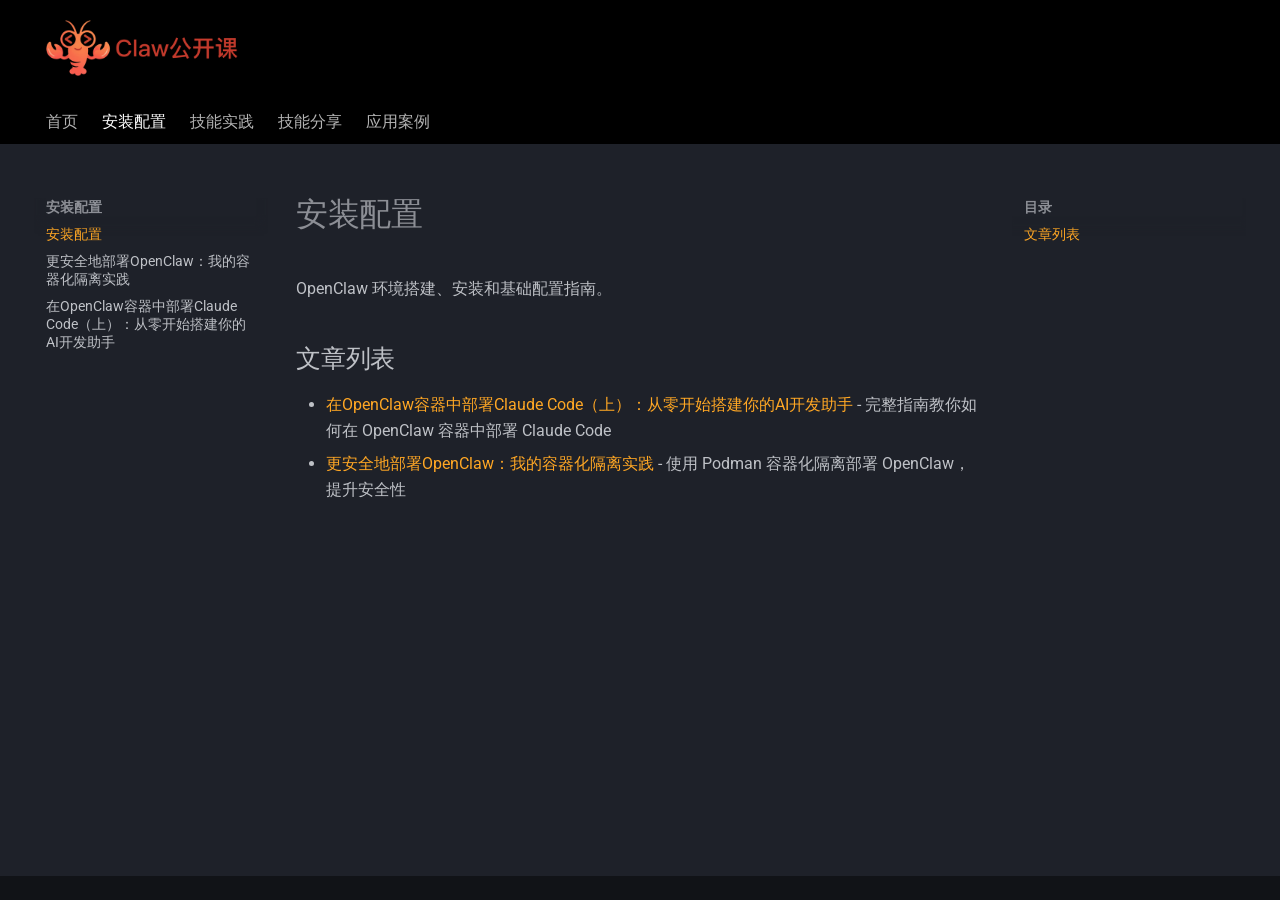
<file: zh/installation/index.html>
<!doctype html>
<html lang="zh" class="no-js">
  <head>
    
      <meta charset="utf-8">
      <meta name="viewport" content="width=device-width,initial-scale=1">
      
        <meta name="description" content="OpenClaw 公开课 - 技能自动化工作流">
      
      
        <meta name="author" content="OpenSkill Team">
      
      
        <link rel="canonical" href="https://openskill.top/zh/installation/">
      
      
        <link rel="prev" href="../">
      
      
        <link rel="next" href="bwp-2026-03-25-openclaw-v1.1/">
      
      
        
      
      
      <link rel="icon" href="../../assets/images/favicon.png">
      <meta name="generator" content="mkdocs-1.6.1, mkdocs-material-9.7.6">
    
    
      
        <title>安装配置 - OpenSkill.Top</title>
      
    
    
      <link rel="stylesheet" href="../../assets/stylesheets/main.484c7ddc.min.css">
      
        
        <link rel="stylesheet" href="../../assets/stylesheets/palette.ab4e12ef.min.css">
      
      


    
    
      
    
    
      
        
        
        <link rel="preconnect" href="https://fonts.gstatic.com" crossorigin>
        <link rel="stylesheet" href="https://fonts.googleapis.com/css?family=Roboto:300,300i,400,400i,700,700i%7CRoboto+Mono:400,400i,700,700i&display=fallback">
        <style>:root{--md-text-font:"Roboto";--md-code-font:"Roboto Mono"}</style>
      
    
    
      <link rel="stylesheet" href="../../stylesheets/extra.css">
    
    <script>__md_scope=new URL("../..",location),__md_hash=e=>[...e].reduce(((e,_)=>(e<<5)-e+_.charCodeAt(0)),0),__md_get=(e,_=localStorage,t=__md_scope)=>JSON.parse(_.getItem(t.pathname+"."+e)),__md_set=(e,_,t=localStorage,a=__md_scope)=>{try{t.setItem(a.pathname+"."+e,JSON.stringify(_))}catch(e){}}</script>
    
      

    
    
  </head>
  
  
    
    
    
    
    
    <body dir="ltr" data-md-color-scheme="slate" data-md-color-primary="orange" data-md-color-accent="orange">
  
    
    <input class="md-toggle" data-md-toggle="drawer" type="checkbox" id="__drawer" autocomplete="off">
    <input class="md-toggle" data-md-toggle="search" type="checkbox" id="__search" autocomplete="off">
    <label class="md-overlay" for="__drawer"></label>
    <div data-md-component="skip">
      
        
        <a href="#_1" class="md-skip">
          跳转至
        </a>
      
    </div>
    <div data-md-component="announce">
      
    </div>
    
    
      

<header class="md-header" data-md-component="header">
  <nav class="md-header__inner md-grid" aria-label="页眉">
    <a href="../.." title="OpenSkill.Top" class="md-header__button md-logo" aria-label="OpenSkill.Top" data-md-component="logo">
      
  <img src="../../static/openskill.png" alt="logo">

    </a>
    <label class="md-header__button md-icon" for="__drawer">
      
      <svg xmlns="http://www.w3.org/2000/svg" viewBox="0 0 24 24"><path d="M3 6h18v2H3zm0 5h18v2H3zm0 5h18v2H3z"/></svg>
    </label>
    <div class="md-header__title" data-md-component="header-title">
      <div class="md-header__ellipsis">
        <div class="md-header__topic">
          <span class="md-ellipsis">
            OpenSkill.Top
          </span>
        </div>
        <div class="md-header__topic" data-md-component="header-topic">
          <span class="md-ellipsis">
            
              安装配置
            
          </span>
        </div>
      </div>
    </div>
    
      
    
    
    
    
      
      
        <label class="md-header__button md-icon" for="__search">
          
          <svg xmlns="http://www.w3.org/2000/svg" viewBox="0 0 24 24"><path d="M9.5 3A6.5 6.5 0 0 1 16 9.5c0 1.61-.59 3.09-1.56 4.23l.27.27h.79l5 5-1.5 1.5-5-5v-.79l-.27-.27A6.52 6.52 0 0 1 9.5 16 6.5 6.5 0 0 1 3 9.5 6.5 6.5 0 0 1 9.5 3m0 2C7 5 5 7 5 9.5S7 14 9.5 14 14 12 14 9.5 12 5 9.5 5"/></svg>
        </label>
        <div class="md-search" data-md-component="search" role="dialog">
  <label class="md-search__overlay" for="__search"></label>
  <div class="md-search__inner" role="search">
    <form class="md-search__form" name="search">
      <input type="text" class="md-search__input" name="query" aria-label="搜索" placeholder="搜索" autocapitalize="off" autocorrect="off" autocomplete="off" spellcheck="false" data-md-component="search-query" required>
      <label class="md-search__icon md-icon" for="__search">
        
        <svg xmlns="http://www.w3.org/2000/svg" viewBox="0 0 24 24"><path d="M9.5 3A6.5 6.5 0 0 1 16 9.5c0 1.61-.59 3.09-1.56 4.23l.27.27h.79l5 5-1.5 1.5-5-5v-.79l-.27-.27A6.52 6.52 0 0 1 9.5 16 6.5 6.5 0 0 1 3 9.5 6.5 6.5 0 0 1 9.5 3m0 2C7 5 5 7 5 9.5S7 14 9.5 14 14 12 14 9.5 12 5 9.5 5"/></svg>
        
        <svg xmlns="http://www.w3.org/2000/svg" viewBox="0 0 24 24"><path d="M20 11v2H8l5.5 5.5-1.42 1.42L4.16 12l7.92-7.92L13.5 5.5 8 11z"/></svg>
      </label>
      <nav class="md-search__options" aria-label="查找">
        
        <button type="reset" class="md-search__icon md-icon" title="清空当前内容" aria-label="清空当前内容" tabindex="-1">
          
          <svg xmlns="http://www.w3.org/2000/svg" viewBox="0 0 24 24"><path d="M19 6.41 17.59 5 12 10.59 6.41 5 5 6.41 10.59 12 5 17.59 6.41 19 12 13.41 17.59 19 19 17.59 13.41 12z"/></svg>
        </button>
      </nav>
      
        <div class="md-search__suggest" data-md-component="search-suggest"></div>
      
    </form>
    <div class="md-search__output">
      <div class="md-search__scrollwrap" tabindex="0" data-md-scrollfix>
        <div class="md-search-result" data-md-component="search-result">
          <div class="md-search-result__meta">
            正在初始化搜索引擎
          </div>
          <ol class="md-search-result__list" role="presentation"></ol>
        </div>
      </div>
    </div>
  </div>
</div>
      
    
    
  </nav>
  
</header>
    
    <div class="md-container" data-md-component="container">
      
      
        
          
            
<nav class="md-tabs" aria-label="标签" data-md-component="tabs">
  <div class="md-grid">
    <ul class="md-tabs__list">
      
        
  
  
  
  
    <li class="md-tabs__item">
      <a href="../" class="md-tabs__link">
        
  
  
    
  
  首页

      </a>
    </li>
  

      
        
  
  
  
    
  
  
    
    
      <li class="md-tabs__item md-tabs__item--active">
        <a href="./" class="md-tabs__link">
          
  
  
  安装配置

        </a>
      </li>
    
  

      
        
  
  
  
  
    
    
      <li class="md-tabs__item">
        <a href="../skill-practice/" class="md-tabs__link">
          
  
  
  技能实践

        </a>
      </li>
    
  

      
        
  
  
  
  
    
    
      <li class="md-tabs__item">
        <a href="../skill-sharing/" class="md-tabs__link">
          
  
  
  技能分享

        </a>
      </li>
    
  

      
        
  
  
  
  
    
    
      <li class="md-tabs__item">
        <a href="../use-cases/" class="md-tabs__link">
          
  
  
  应用案例

        </a>
      </li>
    
  

      
    </ul>
  </div>
</nav>
          
        
      
      <main class="md-main" data-md-component="main">
        <div class="md-main__inner md-grid">
          
            
              
              <div class="md-sidebar md-sidebar--primary" data-md-component="sidebar" data-md-type="navigation" >
                <div class="md-sidebar__scrollwrap">
                  <div class="md-sidebar__inner">
                    


  


<nav class="md-nav md-nav--primary md-nav--lifted" aria-label="导航栏" data-md-level="0">
  <label class="md-nav__title" for="__drawer">
    <a href="../.." title="OpenSkill.Top" class="md-nav__button md-logo" aria-label="OpenSkill.Top" data-md-component="logo">
      
  <img src="../../static/openskill.png" alt="logo">

    </a>
    OpenSkill.Top
  </label>
  
  <ul class="md-nav__list" data-md-scrollfix>
    
      
      
  
  
  
  
    <li class="md-nav__item">
      <a href="../" class="md-nav__link">
        
  
  
  <span class="md-ellipsis">
    
  
    首页
  

    
  </span>
  
  

      </a>
    </li>
  

    
      
      
  
  
    
  
  
  
    
    
    
    
      
        
        
      
      
        
      
    
    
    <li class="md-nav__item md-nav__item--active md-nav__item--section md-nav__item--nested">
      
        
        
        <input class="md-nav__toggle md-toggle " type="checkbox" id="__nav_2" checked>
        
          
          <label class="md-nav__link" for="__nav_2" id="__nav_2_label" tabindex="">
            
  
  
  <span class="md-ellipsis">
    
  
    安装配置
  

    
  </span>
  
  

            <span class="md-nav__icon md-icon"></span>
          </label>
        
        <nav class="md-nav" data-md-level="1" aria-labelledby="__nav_2_label" aria-expanded="true">
          <label class="md-nav__title" for="__nav_2">
            <span class="md-nav__icon md-icon"></span>
            
  
    安装配置
  

          </label>
          <ul class="md-nav__list" data-md-scrollfix>
            
              
                
  
  
    
  
  
  
    <li class="md-nav__item md-nav__item--active">
      
      <input class="md-nav__toggle md-toggle" type="checkbox" id="__toc">
      
      
        
      
      
        <label class="md-nav__link md-nav__link--active" for="__toc">
          
  
  
  <span class="md-ellipsis">
    
  
    安装配置
  

    
  </span>
  
  

          <span class="md-nav__icon md-icon"></span>
        </label>
      
      <a href="./" class="md-nav__link md-nav__link--active">
        
  
  
  <span class="md-ellipsis">
    
  
    安装配置
  

    
  </span>
  
  

      </a>
      
        

<nav class="md-nav md-nav--secondary" aria-label="目录">
  
  
  
    
  
  
    <label class="md-nav__title" for="__toc">
      <span class="md-nav__icon md-icon"></span>
      目录
    </label>
    <ul class="md-nav__list" data-md-component="toc" data-md-scrollfix>
      
        <li class="md-nav__item">
  <a href="#_2" class="md-nav__link">
    <span class="md-ellipsis">
      
        文章列表
      
    </span>
  </a>
  
</li>
      
    </ul>
  
</nav>
      
    </li>
  

              
            
              
                
  
  
  
  
    <li class="md-nav__item">
      <a href="bwp-2026-03-25-openclaw-v1.1/" class="md-nav__link">
        
  
  
  <span class="md-ellipsis">
    
  
    更安全地部署OpenClaw：我的容器化隔离实践
  

    
  </span>
  
  

      </a>
    </li>
  

              
            
              
                
  
  
  
  
    <li class="md-nav__item">
      <a href="bwp-2026-03-26-openclawclaude-code-v1.8/" class="md-nav__link">
        
  
  
  <span class="md-ellipsis">
    
  
    在OpenClaw容器中部署Claude Code（上）：从零开始搭建你的AI开发助手
  

    
  </span>
  
  

      </a>
    </li>
  

              
            
          </ul>
        </nav>
      
    </li>
  

    
      
      
  
  
  
  
    
    
    
    
      
      
        
      
    
    
    <li class="md-nav__item md-nav__item--nested">
      
        
        
          
        
        <input class="md-nav__toggle md-toggle md-toggle--indeterminate" type="checkbox" id="__nav_3" >
        
          
          <label class="md-nav__link" for="__nav_3" id="__nav_3_label" tabindex="0">
            
  
  
  <span class="md-ellipsis">
    
  
    技能实践
  

    
  </span>
  
  

            <span class="md-nav__icon md-icon"></span>
          </label>
        
        <nav class="md-nav" data-md-level="1" aria-labelledby="__nav_3_label" aria-expanded="false">
          <label class="md-nav__title" for="__nav_3">
            <span class="md-nav__icon md-icon"></span>
            
  
    技能实践
  

          </label>
          <ul class="md-nav__list" data-md-scrollfix>
            
              
                
  
  
  
  
    <li class="md-nav__item">
      <a href="../skill-practice/" class="md-nav__link">
        
  
  
  <span class="md-ellipsis">
    
  
    技能实践
  

    
  </span>
  
  

      </a>
    </li>
  

              
            
          </ul>
        </nav>
      
    </li>
  

    
      
      
  
  
  
  
    
    
    
    
      
      
        
      
    
    
    <li class="md-nav__item md-nav__item--nested">
      
        
        
          
        
        <input class="md-nav__toggle md-toggle md-toggle--indeterminate" type="checkbox" id="__nav_4" >
        
          
          <label class="md-nav__link" for="__nav_4" id="__nav_4_label" tabindex="0">
            
  
  
  <span class="md-ellipsis">
    
  
    技能分享
  

    
  </span>
  
  

            <span class="md-nav__icon md-icon"></span>
          </label>
        
        <nav class="md-nav" data-md-level="1" aria-labelledby="__nav_4_label" aria-expanded="false">
          <label class="md-nav__title" for="__nav_4">
            <span class="md-nav__icon md-icon"></span>
            
  
    技能分享
  

          </label>
          <ul class="md-nav__list" data-md-scrollfix>
            
              
                
  
  
  
  
    <li class="md-nav__item">
      <a href="../skill-sharing/" class="md-nav__link">
        
  
  
  <span class="md-ellipsis">
    
  
    技能分享
  

    
  </span>
  
  

      </a>
    </li>
  

              
            
          </ul>
        </nav>
      
    </li>
  

    
      
      
  
  
  
  
    
    
    
    
      
      
        
      
    
    
    <li class="md-nav__item md-nav__item--nested">
      
        
        
          
        
        <input class="md-nav__toggle md-toggle md-toggle--indeterminate" type="checkbox" id="__nav_5" >
        
          
          <label class="md-nav__link" for="__nav_5" id="__nav_5_label" tabindex="0">
            
  
  
  <span class="md-ellipsis">
    
  
    应用案例
  

    
  </span>
  
  

            <span class="md-nav__icon md-icon"></span>
          </label>
        
        <nav class="md-nav" data-md-level="1" aria-labelledby="__nav_5_label" aria-expanded="false">
          <label class="md-nav__title" for="__nav_5">
            <span class="md-nav__icon md-icon"></span>
            
  
    应用案例
  

          </label>
          <ul class="md-nav__list" data-md-scrollfix>
            
              
                
  
  
  
  
    <li class="md-nav__item">
      <a href="../use-cases/" class="md-nav__link">
        
  
  
  <span class="md-ellipsis">
    
  
    应用案例
  

    
  </span>
  
  

      </a>
    </li>
  

              
            
          </ul>
        </nav>
      
    </li>
  

    
  </ul>
</nav>
                  </div>
                </div>
              </div>
            
            
              
              <div class="md-sidebar md-sidebar--secondary" data-md-component="sidebar" data-md-type="toc" >
                <div class="md-sidebar__scrollwrap">
                  <div class="md-sidebar__inner">
                    

<nav class="md-nav md-nav--secondary" aria-label="目录">
  
  
  
    
  
  
    <label class="md-nav__title" for="__toc">
      <span class="md-nav__icon md-icon"></span>
      目录
    </label>
    <ul class="md-nav__list" data-md-component="toc" data-md-scrollfix>
      
        <li class="md-nav__item">
  <a href="#_2" class="md-nav__link">
    <span class="md-ellipsis">
      
        文章列表
      
    </span>
  </a>
  
</li>
      
    </ul>
  
</nav>
                  </div>
                </div>
              </div>
            
          
          
            <div class="md-content" data-md-component="content">
              
              <article class="md-content__inner md-typeset">
                
                  



<h1 id="_1">安装配置</h1>
<p>OpenClaw 环境搭建、安装和基础配置指南。</p>
<h2 id="_2">文章列表</h2>
<ul>
<li><a href="bwp-2026-03-26-openclawclaude-code-v1.8/">在OpenClaw容器中部署Claude Code（上）：从零开始搭建你的AI开发助手</a> - 完整指南教你如何在 OpenClaw 容器中部署 Claude Code</li>
<li><a href="bwp-2026-03-25-openclaw-v1.1/">更安全地部署OpenClaw：我的容器化隔离实践</a> - 使用 Podman 容器化隔离部署 OpenClaw，提升安全性</li>
</ul>












                
              </article>
            </div>
          
          
  <script>var tabs=__md_get("__tabs");if(Array.isArray(tabs))e:for(var set of document.querySelectorAll(".tabbed-set")){var labels=set.querySelector(".tabbed-labels");for(var tab of tabs)for(var label of labels.getElementsByTagName("label"))if(label.innerText.trim()===tab){var input=document.getElementById(label.htmlFor);input.checked=!0;continue e}}</script>

<script>var target=document.getElementById(location.hash.slice(1));target&&target.name&&(target.checked=target.name.startsWith("__tabbed_"))</script>
        </div>
        
      </main>
      
        <footer class="md-footer">
  
  <div class="md-footer-meta md-typeset">
    <div class="md-footer-meta__inner md-grid">
      <div class="md-copyright">
  
  
  
</div>
      
    </div>
  </div>
</footer>
      
    </div>
    <div class="md-dialog" data-md-component="dialog">
      <div class="md-dialog__inner md-typeset"></div>
    </div>
    
    
    
      
      
      <script id="__config" type="application/json">{"annotate": null, "base": "../..", "features": ["navigation.tabs", "navigation.sections", "navigation.expand", "search.suggest", "search.highlight", "content.tabs.link", "content.code.copy"], "search": "../../assets/javascripts/workers/search.2c215733.min.js", "tags": null, "translations": {"clipboard.copied": "\u5df2\u590d\u5236", "clipboard.copy": "\u590d\u5236", "search.result.more.one": "\u5728\u8be5\u9875\u4e0a\u8fd8\u6709 1 \u4e2a\u7b26\u5408\u6761\u4ef6\u7684\u7ed3\u679c", "search.result.more.other": "\u5728\u8be5\u9875\u4e0a\u8fd8\u6709 # \u4e2a\u7b26\u5408\u6761\u4ef6\u7684\u7ed3\u679c", "search.result.none": "\u6ca1\u6709\u627e\u5230\u7b26\u5408\u6761\u4ef6\u7684\u7ed3\u679c", "search.result.one": "\u627e\u5230 1 \u4e2a\u7b26\u5408\u6761\u4ef6\u7684\u7ed3\u679c", "search.result.other": "# \u4e2a\u7b26\u5408\u6761\u4ef6\u7684\u7ed3\u679c", "search.result.placeholder": "\u952e\u5165\u4ee5\u5f00\u59cb\u641c\u7d22", "search.result.term.missing": "\u7f3a\u5c11", "select.version": "\u9009\u62e9\u5f53\u524d\u7248\u672c"}, "version": null}</script>
    
    
      <script src="../../assets/javascripts/bundle.79ae519e.min.js"></script>
      
    
  </body>
</html>
</file>
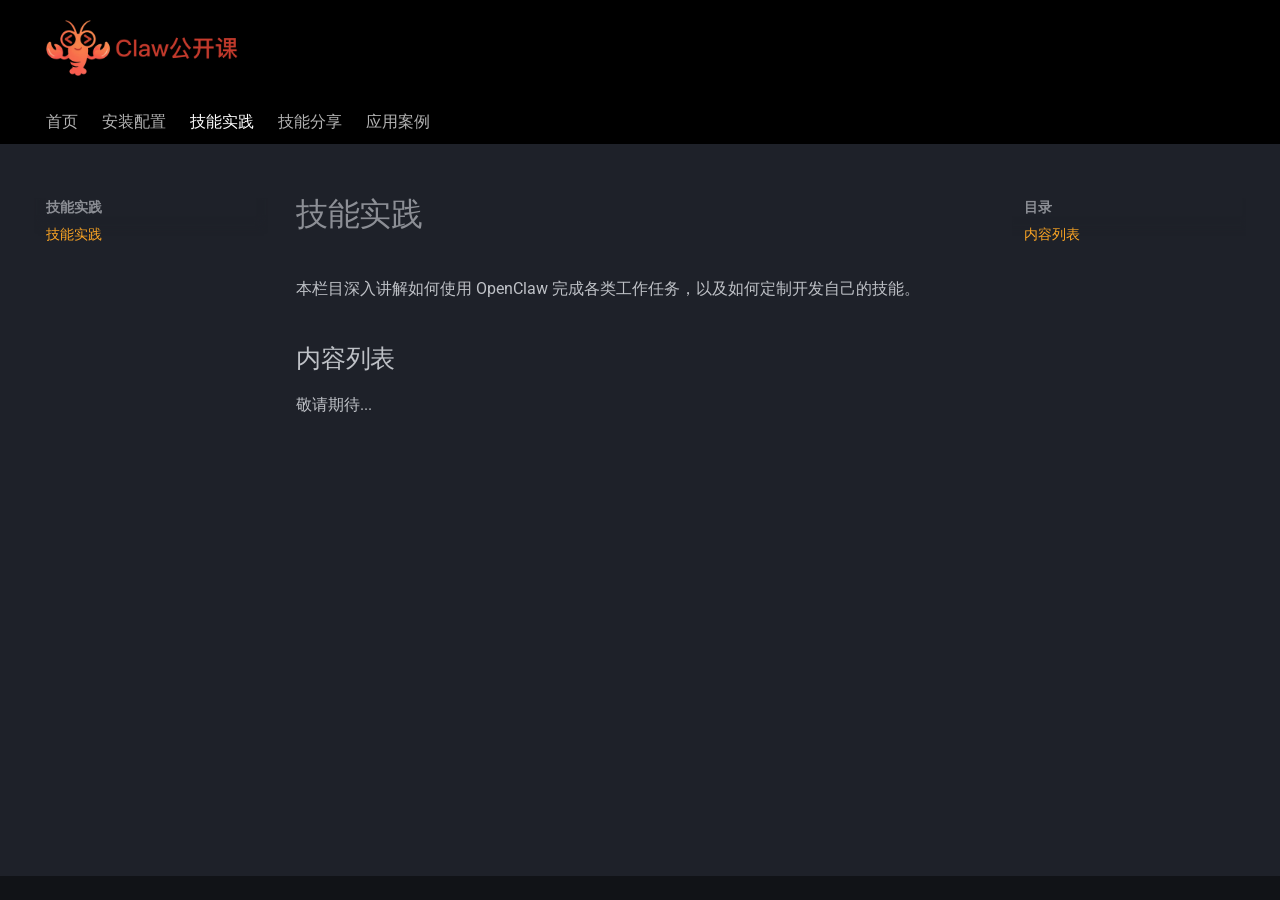
<file: zh/skill-practice/index.html>
<!doctype html>
<html lang="zh" class="no-js">
  <head>
    
      <meta charset="utf-8">
      <meta name="viewport" content="width=device-width,initial-scale=1">
      
        <meta name="description" content="OpenClaw 公开课 - 技能自动化工作流">
      
      
        <meta name="author" content="OpenSkill Team">
      
      
        <link rel="canonical" href="https://openskill.top/zh/skill-practice/">
      
      
        <link rel="prev" href="../installation/bwp-2026-03-26-openclawclaude-code-v1.8/">
      
      
        <link rel="next" href="../skill-sharing/">
      
      
        
      
      
      <link rel="icon" href="../../assets/images/favicon.png">
      <meta name="generator" content="mkdocs-1.6.1, mkdocs-material-9.7.6">
    
    
      
        <title>技能实践 - OpenSkill.Top</title>
      
    
    
      <link rel="stylesheet" href="../../assets/stylesheets/main.484c7ddc.min.css">
      
        
        <link rel="stylesheet" href="../../assets/stylesheets/palette.ab4e12ef.min.css">
      
      


    
    
      
    
    
      
        
        
        <link rel="preconnect" href="https://fonts.gstatic.com" crossorigin>
        <link rel="stylesheet" href="https://fonts.googleapis.com/css?family=Roboto:300,300i,400,400i,700,700i%7CRoboto+Mono:400,400i,700,700i&display=fallback">
        <style>:root{--md-text-font:"Roboto";--md-code-font:"Roboto Mono"}</style>
      
    
    
      <link rel="stylesheet" href="../../stylesheets/extra.css">
    
    <script>__md_scope=new URL("../..",location),__md_hash=e=>[...e].reduce(((e,_)=>(e<<5)-e+_.charCodeAt(0)),0),__md_get=(e,_=localStorage,t=__md_scope)=>JSON.parse(_.getItem(t.pathname+"."+e)),__md_set=(e,_,t=localStorage,a=__md_scope)=>{try{t.setItem(a.pathname+"."+e,JSON.stringify(_))}catch(e){}}</script>
    
      

    
    
  </head>
  
  
    
    
    
    
    
    <body dir="ltr" data-md-color-scheme="slate" data-md-color-primary="orange" data-md-color-accent="orange">
  
    
    <input class="md-toggle" data-md-toggle="drawer" type="checkbox" id="__drawer" autocomplete="off">
    <input class="md-toggle" data-md-toggle="search" type="checkbox" id="__search" autocomplete="off">
    <label class="md-overlay" for="__drawer"></label>
    <div data-md-component="skip">
      
        
        <a href="#_1" class="md-skip">
          跳转至
        </a>
      
    </div>
    <div data-md-component="announce">
      
    </div>
    
    
      

<header class="md-header" data-md-component="header">
  <nav class="md-header__inner md-grid" aria-label="页眉">
    <a href="../.." title="OpenSkill.Top" class="md-header__button md-logo" aria-label="OpenSkill.Top" data-md-component="logo">
      
  <img src="../../static/openskill.png" alt="logo">

    </a>
    <label class="md-header__button md-icon" for="__drawer">
      
      <svg xmlns="http://www.w3.org/2000/svg" viewBox="0 0 24 24"><path d="M3 6h18v2H3zm0 5h18v2H3zm0 5h18v2H3z"/></svg>
    </label>
    <div class="md-header__title" data-md-component="header-title">
      <div class="md-header__ellipsis">
        <div class="md-header__topic">
          <span class="md-ellipsis">
            OpenSkill.Top
          </span>
        </div>
        <div class="md-header__topic" data-md-component="header-topic">
          <span class="md-ellipsis">
            
              技能实践
            
          </span>
        </div>
      </div>
    </div>
    
      
    
    
    
    
      
      
        <label class="md-header__button md-icon" for="__search">
          
          <svg xmlns="http://www.w3.org/2000/svg" viewBox="0 0 24 24"><path d="M9.5 3A6.5 6.5 0 0 1 16 9.5c0 1.61-.59 3.09-1.56 4.23l.27.27h.79l5 5-1.5 1.5-5-5v-.79l-.27-.27A6.52 6.52 0 0 1 9.5 16 6.5 6.5 0 0 1 3 9.5 6.5 6.5 0 0 1 9.5 3m0 2C7 5 5 7 5 9.5S7 14 9.5 14 14 12 14 9.5 12 5 9.5 5"/></svg>
        </label>
        <div class="md-search" data-md-component="search" role="dialog">
  <label class="md-search__overlay" for="__search"></label>
  <div class="md-search__inner" role="search">
    <form class="md-search__form" name="search">
      <input type="text" class="md-search__input" name="query" aria-label="搜索" placeholder="搜索" autocapitalize="off" autocorrect="off" autocomplete="off" spellcheck="false" data-md-component="search-query" required>
      <label class="md-search__icon md-icon" for="__search">
        
        <svg xmlns="http://www.w3.org/2000/svg" viewBox="0 0 24 24"><path d="M9.5 3A6.5 6.5 0 0 1 16 9.5c0 1.61-.59 3.09-1.56 4.23l.27.27h.79l5 5-1.5 1.5-5-5v-.79l-.27-.27A6.52 6.52 0 0 1 9.5 16 6.5 6.5 0 0 1 3 9.5 6.5 6.5 0 0 1 9.5 3m0 2C7 5 5 7 5 9.5S7 14 9.5 14 14 12 14 9.5 12 5 9.5 5"/></svg>
        
        <svg xmlns="http://www.w3.org/2000/svg" viewBox="0 0 24 24"><path d="M20 11v2H8l5.5 5.5-1.42 1.42L4.16 12l7.92-7.92L13.5 5.5 8 11z"/></svg>
      </label>
      <nav class="md-search__options" aria-label="查找">
        
        <button type="reset" class="md-search__icon md-icon" title="清空当前内容" aria-label="清空当前内容" tabindex="-1">
          
          <svg xmlns="http://www.w3.org/2000/svg" viewBox="0 0 24 24"><path d="M19 6.41 17.59 5 12 10.59 6.41 5 5 6.41 10.59 12 5 17.59 6.41 19 12 13.41 17.59 19 19 17.59 13.41 12z"/></svg>
        </button>
      </nav>
      
        <div class="md-search__suggest" data-md-component="search-suggest"></div>
      
    </form>
    <div class="md-search__output">
      <div class="md-search__scrollwrap" tabindex="0" data-md-scrollfix>
        <div class="md-search-result" data-md-component="search-result">
          <div class="md-search-result__meta">
            正在初始化搜索引擎
          </div>
          <ol class="md-search-result__list" role="presentation"></ol>
        </div>
      </div>
    </div>
  </div>
</div>
      
    
    
  </nav>
  
</header>
    
    <div class="md-container" data-md-component="container">
      
      
        
          
            
<nav class="md-tabs" aria-label="标签" data-md-component="tabs">
  <div class="md-grid">
    <ul class="md-tabs__list">
      
        
  
  
  
  
    <li class="md-tabs__item">
      <a href="../" class="md-tabs__link">
        
  
  
    
  
  首页

      </a>
    </li>
  

      
        
  
  
  
  
    
    
      <li class="md-tabs__item">
        <a href="../installation/" class="md-tabs__link">
          
  
  
  安装配置

        </a>
      </li>
    
  

      
        
  
  
  
    
  
  
    
    
      <li class="md-tabs__item md-tabs__item--active">
        <a href="./" class="md-tabs__link">
          
  
  
  技能实践

        </a>
      </li>
    
  

      
        
  
  
  
  
    
    
      <li class="md-tabs__item">
        <a href="../skill-sharing/" class="md-tabs__link">
          
  
  
  技能分享

        </a>
      </li>
    
  

      
        
  
  
  
  
    
    
      <li class="md-tabs__item">
        <a href="../use-cases/" class="md-tabs__link">
          
  
  
  应用案例

        </a>
      </li>
    
  

      
    </ul>
  </div>
</nav>
          
        
      
      <main class="md-main" data-md-component="main">
        <div class="md-main__inner md-grid">
          
            
              
              <div class="md-sidebar md-sidebar--primary" data-md-component="sidebar" data-md-type="navigation" >
                <div class="md-sidebar__scrollwrap">
                  <div class="md-sidebar__inner">
                    


  


<nav class="md-nav md-nav--primary md-nav--lifted" aria-label="导航栏" data-md-level="0">
  <label class="md-nav__title" for="__drawer">
    <a href="../.." title="OpenSkill.Top" class="md-nav__button md-logo" aria-label="OpenSkill.Top" data-md-component="logo">
      
  <img src="../../static/openskill.png" alt="logo">

    </a>
    OpenSkill.Top
  </label>
  
  <ul class="md-nav__list" data-md-scrollfix>
    
      
      
  
  
  
  
    <li class="md-nav__item">
      <a href="../" class="md-nav__link">
        
  
  
  <span class="md-ellipsis">
    
  
    首页
  

    
  </span>
  
  

      </a>
    </li>
  

    
      
      
  
  
  
  
    
    
    
    
      
      
        
      
    
    
    <li class="md-nav__item md-nav__item--nested">
      
        
        
          
        
        <input class="md-nav__toggle md-toggle md-toggle--indeterminate" type="checkbox" id="__nav_2" >
        
          
          <label class="md-nav__link" for="__nav_2" id="__nav_2_label" tabindex="0">
            
  
  
  <span class="md-ellipsis">
    
  
    安装配置
  

    
  </span>
  
  

            <span class="md-nav__icon md-icon"></span>
          </label>
        
        <nav class="md-nav" data-md-level="1" aria-labelledby="__nav_2_label" aria-expanded="false">
          <label class="md-nav__title" for="__nav_2">
            <span class="md-nav__icon md-icon"></span>
            
  
    安装配置
  

          </label>
          <ul class="md-nav__list" data-md-scrollfix>
            
              
                
  
  
  
  
    <li class="md-nav__item">
      <a href="../installation/" class="md-nav__link">
        
  
  
  <span class="md-ellipsis">
    
  
    安装配置
  

    
  </span>
  
  

      </a>
    </li>
  

              
            
              
                
  
  
  
  
    <li class="md-nav__item">
      <a href="../installation/bwp-2026-03-25-openclaw-v1.1/" class="md-nav__link">
        
  
  
  <span class="md-ellipsis">
    
  
    更安全地部署OpenClaw：我的容器化隔离实践
  

    
  </span>
  
  

      </a>
    </li>
  

              
            
              
                
  
  
  
  
    <li class="md-nav__item">
      <a href="../installation/bwp-2026-03-26-openclawclaude-code-v1.8/" class="md-nav__link">
        
  
  
  <span class="md-ellipsis">
    
  
    在OpenClaw容器中部署Claude Code（上）：从零开始搭建你的AI开发助手
  

    
  </span>
  
  

      </a>
    </li>
  

              
            
          </ul>
        </nav>
      
    </li>
  

    
      
      
  
  
    
  
  
  
    
    
    
    
      
        
        
      
      
        
      
    
    
    <li class="md-nav__item md-nav__item--active md-nav__item--section md-nav__item--nested">
      
        
        
        <input class="md-nav__toggle md-toggle " type="checkbox" id="__nav_3" checked>
        
          
          <label class="md-nav__link" for="__nav_3" id="__nav_3_label" tabindex="">
            
  
  
  <span class="md-ellipsis">
    
  
    技能实践
  

    
  </span>
  
  

            <span class="md-nav__icon md-icon"></span>
          </label>
        
        <nav class="md-nav" data-md-level="1" aria-labelledby="__nav_3_label" aria-expanded="true">
          <label class="md-nav__title" for="__nav_3">
            <span class="md-nav__icon md-icon"></span>
            
  
    技能实践
  

          </label>
          <ul class="md-nav__list" data-md-scrollfix>
            
              
                
  
  
    
  
  
  
    <li class="md-nav__item md-nav__item--active">
      
      <input class="md-nav__toggle md-toggle" type="checkbox" id="__toc">
      
      
        
      
      
        <label class="md-nav__link md-nav__link--active" for="__toc">
          
  
  
  <span class="md-ellipsis">
    
  
    技能实践
  

    
  </span>
  
  

          <span class="md-nav__icon md-icon"></span>
        </label>
      
      <a href="./" class="md-nav__link md-nav__link--active">
        
  
  
  <span class="md-ellipsis">
    
  
    技能实践
  

    
  </span>
  
  

      </a>
      
        

<nav class="md-nav md-nav--secondary" aria-label="目录">
  
  
  
    
  
  
    <label class="md-nav__title" for="__toc">
      <span class="md-nav__icon md-icon"></span>
      目录
    </label>
    <ul class="md-nav__list" data-md-component="toc" data-md-scrollfix>
      
        <li class="md-nav__item">
  <a href="#_2" class="md-nav__link">
    <span class="md-ellipsis">
      
        内容列表
      
    </span>
  </a>
  
</li>
      
    </ul>
  
</nav>
      
    </li>
  

              
            
          </ul>
        </nav>
      
    </li>
  

    
      
      
  
  
  
  
    
    
    
    
      
      
        
      
    
    
    <li class="md-nav__item md-nav__item--nested">
      
        
        
          
        
        <input class="md-nav__toggle md-toggle md-toggle--indeterminate" type="checkbox" id="__nav_4" >
        
          
          <label class="md-nav__link" for="__nav_4" id="__nav_4_label" tabindex="0">
            
  
  
  <span class="md-ellipsis">
    
  
    技能分享
  

    
  </span>
  
  

            <span class="md-nav__icon md-icon"></span>
          </label>
        
        <nav class="md-nav" data-md-level="1" aria-labelledby="__nav_4_label" aria-expanded="false">
          <label class="md-nav__title" for="__nav_4">
            <span class="md-nav__icon md-icon"></span>
            
  
    技能分享
  

          </label>
          <ul class="md-nav__list" data-md-scrollfix>
            
              
                
  
  
  
  
    <li class="md-nav__item">
      <a href="../skill-sharing/" class="md-nav__link">
        
  
  
  <span class="md-ellipsis">
    
  
    技能分享
  

    
  </span>
  
  

      </a>
    </li>
  

              
            
          </ul>
        </nav>
      
    </li>
  

    
      
      
  
  
  
  
    
    
    
    
      
      
        
      
    
    
    <li class="md-nav__item md-nav__item--nested">
      
        
        
          
        
        <input class="md-nav__toggle md-toggle md-toggle--indeterminate" type="checkbox" id="__nav_5" >
        
          
          <label class="md-nav__link" for="__nav_5" id="__nav_5_label" tabindex="0">
            
  
  
  <span class="md-ellipsis">
    
  
    应用案例
  

    
  </span>
  
  

            <span class="md-nav__icon md-icon"></span>
          </label>
        
        <nav class="md-nav" data-md-level="1" aria-labelledby="__nav_5_label" aria-expanded="false">
          <label class="md-nav__title" for="__nav_5">
            <span class="md-nav__icon md-icon"></span>
            
  
    应用案例
  

          </label>
          <ul class="md-nav__list" data-md-scrollfix>
            
              
                
  
  
  
  
    <li class="md-nav__item">
      <a href="../use-cases/" class="md-nav__link">
        
  
  
  <span class="md-ellipsis">
    
  
    应用案例
  

    
  </span>
  
  

      </a>
    </li>
  

              
            
          </ul>
        </nav>
      
    </li>
  

    
  </ul>
</nav>
                  </div>
                </div>
              </div>
            
            
              
              <div class="md-sidebar md-sidebar--secondary" data-md-component="sidebar" data-md-type="toc" >
                <div class="md-sidebar__scrollwrap">
                  <div class="md-sidebar__inner">
                    

<nav class="md-nav md-nav--secondary" aria-label="目录">
  
  
  
    
  
  
    <label class="md-nav__title" for="__toc">
      <span class="md-nav__icon md-icon"></span>
      目录
    </label>
    <ul class="md-nav__list" data-md-component="toc" data-md-scrollfix>
      
        <li class="md-nav__item">
  <a href="#_2" class="md-nav__link">
    <span class="md-ellipsis">
      
        内容列表
      
    </span>
  </a>
  
</li>
      
    </ul>
  
</nav>
                  </div>
                </div>
              </div>
            
          
          
            <div class="md-content" data-md-component="content">
              
              <article class="md-content__inner md-typeset">
                
                  



<h1 id="_1">技能实践</h1>
<p>本栏目深入讲解如何使用 OpenClaw 完成各类工作任务，以及如何定制开发自己的技能。</p>
<h2 id="_2">内容列表</h2>
<p>敬请期待...</p>












                
              </article>
            </div>
          
          
  <script>var tabs=__md_get("__tabs");if(Array.isArray(tabs))e:for(var set of document.querySelectorAll(".tabbed-set")){var labels=set.querySelector(".tabbed-labels");for(var tab of tabs)for(var label of labels.getElementsByTagName("label"))if(label.innerText.trim()===tab){var input=document.getElementById(label.htmlFor);input.checked=!0;continue e}}</script>

<script>var target=document.getElementById(location.hash.slice(1));target&&target.name&&(target.checked=target.name.startsWith("__tabbed_"))</script>
        </div>
        
      </main>
      
        <footer class="md-footer">
  
  <div class="md-footer-meta md-typeset">
    <div class="md-footer-meta__inner md-grid">
      <div class="md-copyright">
  
  
  
</div>
      
    </div>
  </div>
</footer>
      
    </div>
    <div class="md-dialog" data-md-component="dialog">
      <div class="md-dialog__inner md-typeset"></div>
    </div>
    
    
    
      
      
      <script id="__config" type="application/json">{"annotate": null, "base": "../..", "features": ["navigation.tabs", "navigation.sections", "navigation.expand", "search.suggest", "search.highlight", "content.tabs.link", "content.code.copy"], "search": "../../assets/javascripts/workers/search.2c215733.min.js", "tags": null, "translations": {"clipboard.copied": "\u5df2\u590d\u5236", "clipboard.copy": "\u590d\u5236", "search.result.more.one": "\u5728\u8be5\u9875\u4e0a\u8fd8\u6709 1 \u4e2a\u7b26\u5408\u6761\u4ef6\u7684\u7ed3\u679c", "search.result.more.other": "\u5728\u8be5\u9875\u4e0a\u8fd8\u6709 # \u4e2a\u7b26\u5408\u6761\u4ef6\u7684\u7ed3\u679c", "search.result.none": "\u6ca1\u6709\u627e\u5230\u7b26\u5408\u6761\u4ef6\u7684\u7ed3\u679c", "search.result.one": "\u627e\u5230 1 \u4e2a\u7b26\u5408\u6761\u4ef6\u7684\u7ed3\u679c", "search.result.other": "# \u4e2a\u7b26\u5408\u6761\u4ef6\u7684\u7ed3\u679c", "search.result.placeholder": "\u952e\u5165\u4ee5\u5f00\u59cb\u641c\u7d22", "search.result.term.missing": "\u7f3a\u5c11", "select.version": "\u9009\u62e9\u5f53\u524d\u7248\u672c"}, "version": null}</script>
    
    
      <script src="../../assets/javascripts/bundle.79ae519e.min.js"></script>
      
    
  </body>
</html>
</file>
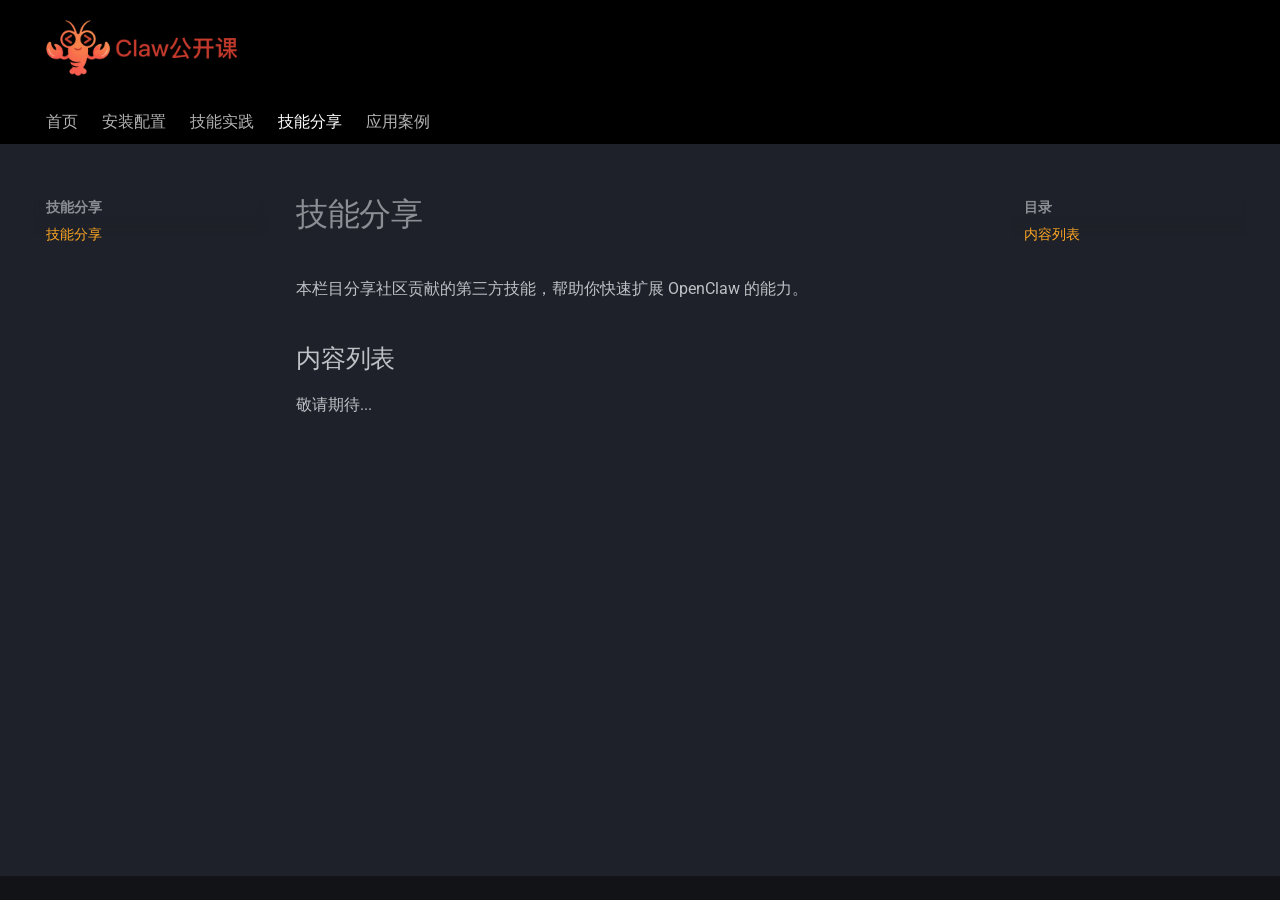
<file: zh/skill-sharing/index.html>
<!doctype html>
<html lang="zh" class="no-js">
  <head>
    
      <meta charset="utf-8">
      <meta name="viewport" content="width=device-width,initial-scale=1">
      
        <meta name="description" content="OpenClaw 公开课 - 技能自动化工作流">
      
      
        <meta name="author" content="OpenSkill Team">
      
      
        <link rel="canonical" href="https://openskill.top/zh/skill-sharing/">
      
      
        <link rel="prev" href="../skill-practice/">
      
      
        <link rel="next" href="../use-cases/">
      
      
        
      
      
      <link rel="icon" href="../../assets/images/favicon.png">
      <meta name="generator" content="mkdocs-1.6.1, mkdocs-material-9.7.6">
    
    
      
        <title>技能分享 - OpenSkill.Top</title>
      
    
    
      <link rel="stylesheet" href="../../assets/stylesheets/main.484c7ddc.min.css">
      
        
        <link rel="stylesheet" href="../../assets/stylesheets/palette.ab4e12ef.min.css">
      
      


    
    
      
    
    
      
        
        
        <link rel="preconnect" href="https://fonts.gstatic.com" crossorigin>
        <link rel="stylesheet" href="https://fonts.googleapis.com/css?family=Roboto:300,300i,400,400i,700,700i%7CRoboto+Mono:400,400i,700,700i&display=fallback">
        <style>:root{--md-text-font:"Roboto";--md-code-font:"Roboto Mono"}</style>
      
    
    
      <link rel="stylesheet" href="../../stylesheets/extra.css">
    
    <script>__md_scope=new URL("../..",location),__md_hash=e=>[...e].reduce(((e,_)=>(e<<5)-e+_.charCodeAt(0)),0),__md_get=(e,_=localStorage,t=__md_scope)=>JSON.parse(_.getItem(t.pathname+"."+e)),__md_set=(e,_,t=localStorage,a=__md_scope)=>{try{t.setItem(a.pathname+"."+e,JSON.stringify(_))}catch(e){}}</script>
    
      

    
    
  </head>
  
  
    
    
    
    
    
    <body dir="ltr" data-md-color-scheme="slate" data-md-color-primary="orange" data-md-color-accent="orange">
  
    
    <input class="md-toggle" data-md-toggle="drawer" type="checkbox" id="__drawer" autocomplete="off">
    <input class="md-toggle" data-md-toggle="search" type="checkbox" id="__search" autocomplete="off">
    <label class="md-overlay" for="__drawer"></label>
    <div data-md-component="skip">
      
        
        <a href="#_1" class="md-skip">
          跳转至
        </a>
      
    </div>
    <div data-md-component="announce">
      
    </div>
    
    
      

<header class="md-header" data-md-component="header">
  <nav class="md-header__inner md-grid" aria-label="页眉">
    <a href="../.." title="OpenSkill.Top" class="md-header__button md-logo" aria-label="OpenSkill.Top" data-md-component="logo">
      
  <img src="../../static/openskill.png" alt="logo">

    </a>
    <label class="md-header__button md-icon" for="__drawer">
      
      <svg xmlns="http://www.w3.org/2000/svg" viewBox="0 0 24 24"><path d="M3 6h18v2H3zm0 5h18v2H3zm0 5h18v2H3z"/></svg>
    </label>
    <div class="md-header__title" data-md-component="header-title">
      <div class="md-header__ellipsis">
        <div class="md-header__topic">
          <span class="md-ellipsis">
            OpenSkill.Top
          </span>
        </div>
        <div class="md-header__topic" data-md-component="header-topic">
          <span class="md-ellipsis">
            
              技能分享
            
          </span>
        </div>
      </div>
    </div>
    
      
    
    
    
    
      
      
        <label class="md-header__button md-icon" for="__search">
          
          <svg xmlns="http://www.w3.org/2000/svg" viewBox="0 0 24 24"><path d="M9.5 3A6.5 6.5 0 0 1 16 9.5c0 1.61-.59 3.09-1.56 4.23l.27.27h.79l5 5-1.5 1.5-5-5v-.79l-.27-.27A6.52 6.52 0 0 1 9.5 16 6.5 6.5 0 0 1 3 9.5 6.5 6.5 0 0 1 9.5 3m0 2C7 5 5 7 5 9.5S7 14 9.5 14 14 12 14 9.5 12 5 9.5 5"/></svg>
        </label>
        <div class="md-search" data-md-component="search" role="dialog">
  <label class="md-search__overlay" for="__search"></label>
  <div class="md-search__inner" role="search">
    <form class="md-search__form" name="search">
      <input type="text" class="md-search__input" name="query" aria-label="搜索" placeholder="搜索" autocapitalize="off" autocorrect="off" autocomplete="off" spellcheck="false" data-md-component="search-query" required>
      <label class="md-search__icon md-icon" for="__search">
        
        <svg xmlns="http://www.w3.org/2000/svg" viewBox="0 0 24 24"><path d="M9.5 3A6.5 6.5 0 0 1 16 9.5c0 1.61-.59 3.09-1.56 4.23l.27.27h.79l5 5-1.5 1.5-5-5v-.79l-.27-.27A6.52 6.52 0 0 1 9.5 16 6.5 6.5 0 0 1 3 9.5 6.5 6.5 0 0 1 9.5 3m0 2C7 5 5 7 5 9.5S7 14 9.5 14 14 12 14 9.5 12 5 9.5 5"/></svg>
        
        <svg xmlns="http://www.w3.org/2000/svg" viewBox="0 0 24 24"><path d="M20 11v2H8l5.5 5.5-1.42 1.42L4.16 12l7.92-7.92L13.5 5.5 8 11z"/></svg>
      </label>
      <nav class="md-search__options" aria-label="查找">
        
        <button type="reset" class="md-search__icon md-icon" title="清空当前内容" aria-label="清空当前内容" tabindex="-1">
          
          <svg xmlns="http://www.w3.org/2000/svg" viewBox="0 0 24 24"><path d="M19 6.41 17.59 5 12 10.59 6.41 5 5 6.41 10.59 12 5 17.59 6.41 19 12 13.41 17.59 19 19 17.59 13.41 12z"/></svg>
        </button>
      </nav>
      
        <div class="md-search__suggest" data-md-component="search-suggest"></div>
      
    </form>
    <div class="md-search__output">
      <div class="md-search__scrollwrap" tabindex="0" data-md-scrollfix>
        <div class="md-search-result" data-md-component="search-result">
          <div class="md-search-result__meta">
            正在初始化搜索引擎
          </div>
          <ol class="md-search-result__list" role="presentation"></ol>
        </div>
      </div>
    </div>
  </div>
</div>
      
    
    
  </nav>
  
</header>
    
    <div class="md-container" data-md-component="container">
      
      
        
          
            
<nav class="md-tabs" aria-label="标签" data-md-component="tabs">
  <div class="md-grid">
    <ul class="md-tabs__list">
      
        
  
  
  
  
    <li class="md-tabs__item">
      <a href="../" class="md-tabs__link">
        
  
  
    
  
  首页

      </a>
    </li>
  

      
        
  
  
  
  
    
    
      <li class="md-tabs__item">
        <a href="../installation/" class="md-tabs__link">
          
  
  
  安装配置

        </a>
      </li>
    
  

      
        
  
  
  
  
    
    
      <li class="md-tabs__item">
        <a href="../skill-practice/" class="md-tabs__link">
          
  
  
  技能实践

        </a>
      </li>
    
  

      
        
  
  
  
    
  
  
    
    
      <li class="md-tabs__item md-tabs__item--active">
        <a href="./" class="md-tabs__link">
          
  
  
  技能分享

        </a>
      </li>
    
  

      
        
  
  
  
  
    
    
      <li class="md-tabs__item">
        <a href="../use-cases/" class="md-tabs__link">
          
  
  
  应用案例

        </a>
      </li>
    
  

      
    </ul>
  </div>
</nav>
          
        
      
      <main class="md-main" data-md-component="main">
        <div class="md-main__inner md-grid">
          
            
              
              <div class="md-sidebar md-sidebar--primary" data-md-component="sidebar" data-md-type="navigation" >
                <div class="md-sidebar__scrollwrap">
                  <div class="md-sidebar__inner">
                    


  


<nav class="md-nav md-nav--primary md-nav--lifted" aria-label="导航栏" data-md-level="0">
  <label class="md-nav__title" for="__drawer">
    <a href="../.." title="OpenSkill.Top" class="md-nav__button md-logo" aria-label="OpenSkill.Top" data-md-component="logo">
      
  <img src="../../static/openskill.png" alt="logo">

    </a>
    OpenSkill.Top
  </label>
  
  <ul class="md-nav__list" data-md-scrollfix>
    
      
      
  
  
  
  
    <li class="md-nav__item">
      <a href="../" class="md-nav__link">
        
  
  
  <span class="md-ellipsis">
    
  
    首页
  

    
  </span>
  
  

      </a>
    </li>
  

    
      
      
  
  
  
  
    
    
    
    
      
      
        
      
    
    
    <li class="md-nav__item md-nav__item--nested">
      
        
        
          
        
        <input class="md-nav__toggle md-toggle md-toggle--indeterminate" type="checkbox" id="__nav_2" >
        
          
          <label class="md-nav__link" for="__nav_2" id="__nav_2_label" tabindex="0">
            
  
  
  <span class="md-ellipsis">
    
  
    安装配置
  

    
  </span>
  
  

            <span class="md-nav__icon md-icon"></span>
          </label>
        
        <nav class="md-nav" data-md-level="1" aria-labelledby="__nav_2_label" aria-expanded="false">
          <label class="md-nav__title" for="__nav_2">
            <span class="md-nav__icon md-icon"></span>
            
  
    安装配置
  

          </label>
          <ul class="md-nav__list" data-md-scrollfix>
            
              
                
  
  
  
  
    <li class="md-nav__item">
      <a href="../installation/" class="md-nav__link">
        
  
  
  <span class="md-ellipsis">
    
  
    安装配置
  

    
  </span>
  
  

      </a>
    </li>
  

              
            
              
                
  
  
  
  
    <li class="md-nav__item">
      <a href="../installation/bwp-2026-03-25-openclaw-v1.1/" class="md-nav__link">
        
  
  
  <span class="md-ellipsis">
    
  
    更安全地部署OpenClaw：我的容器化隔离实践
  

    
  </span>
  
  

      </a>
    </li>
  

              
            
              
                
  
  
  
  
    <li class="md-nav__item">
      <a href="../installation/bwp-2026-03-26-openclawclaude-code-v1.8/" class="md-nav__link">
        
  
  
  <span class="md-ellipsis">
    
  
    在OpenClaw容器中部署Claude Code（上）：从零开始搭建你的AI开发助手
  

    
  </span>
  
  

      </a>
    </li>
  

              
            
          </ul>
        </nav>
      
    </li>
  

    
      
      
  
  
  
  
    
    
    
    
      
      
        
      
    
    
    <li class="md-nav__item md-nav__item--nested">
      
        
        
          
        
        <input class="md-nav__toggle md-toggle md-toggle--indeterminate" type="checkbox" id="__nav_3" >
        
          
          <label class="md-nav__link" for="__nav_3" id="__nav_3_label" tabindex="0">
            
  
  
  <span class="md-ellipsis">
    
  
    技能实践
  

    
  </span>
  
  

            <span class="md-nav__icon md-icon"></span>
          </label>
        
        <nav class="md-nav" data-md-level="1" aria-labelledby="__nav_3_label" aria-expanded="false">
          <label class="md-nav__title" for="__nav_3">
            <span class="md-nav__icon md-icon"></span>
            
  
    技能实践
  

          </label>
          <ul class="md-nav__list" data-md-scrollfix>
            
              
                
  
  
  
  
    <li class="md-nav__item">
      <a href="../skill-practice/" class="md-nav__link">
        
  
  
  <span class="md-ellipsis">
    
  
    技能实践
  

    
  </span>
  
  

      </a>
    </li>
  

              
            
          </ul>
        </nav>
      
    </li>
  

    
      
      
  
  
    
  
  
  
    
    
    
    
      
        
        
      
      
        
      
    
    
    <li class="md-nav__item md-nav__item--active md-nav__item--section md-nav__item--nested">
      
        
        
        <input class="md-nav__toggle md-toggle " type="checkbox" id="__nav_4" checked>
        
          
          <label class="md-nav__link" for="__nav_4" id="__nav_4_label" tabindex="">
            
  
  
  <span class="md-ellipsis">
    
  
    技能分享
  

    
  </span>
  
  

            <span class="md-nav__icon md-icon"></span>
          </label>
        
        <nav class="md-nav" data-md-level="1" aria-labelledby="__nav_4_label" aria-expanded="true">
          <label class="md-nav__title" for="__nav_4">
            <span class="md-nav__icon md-icon"></span>
            
  
    技能分享
  

          </label>
          <ul class="md-nav__list" data-md-scrollfix>
            
              
                
  
  
    
  
  
  
    <li class="md-nav__item md-nav__item--active">
      
      <input class="md-nav__toggle md-toggle" type="checkbox" id="__toc">
      
      
        
      
      
        <label class="md-nav__link md-nav__link--active" for="__toc">
          
  
  
  <span class="md-ellipsis">
    
  
    技能分享
  

    
  </span>
  
  

          <span class="md-nav__icon md-icon"></span>
        </label>
      
      <a href="./" class="md-nav__link md-nav__link--active">
        
  
  
  <span class="md-ellipsis">
    
  
    技能分享
  

    
  </span>
  
  

      </a>
      
        

<nav class="md-nav md-nav--secondary" aria-label="目录">
  
  
  
    
  
  
    <label class="md-nav__title" for="__toc">
      <span class="md-nav__icon md-icon"></span>
      目录
    </label>
    <ul class="md-nav__list" data-md-component="toc" data-md-scrollfix>
      
        <li class="md-nav__item">
  <a href="#_2" class="md-nav__link">
    <span class="md-ellipsis">
      
        内容列表
      
    </span>
  </a>
  
</li>
      
    </ul>
  
</nav>
      
    </li>
  

              
            
          </ul>
        </nav>
      
    </li>
  

    
      
      
  
  
  
  
    
    
    
    
      
      
        
      
    
    
    <li class="md-nav__item md-nav__item--nested">
      
        
        
          
        
        <input class="md-nav__toggle md-toggle md-toggle--indeterminate" type="checkbox" id="__nav_5" >
        
          
          <label class="md-nav__link" for="__nav_5" id="__nav_5_label" tabindex="0">
            
  
  
  <span class="md-ellipsis">
    
  
    应用案例
  

    
  </span>
  
  

            <span class="md-nav__icon md-icon"></span>
          </label>
        
        <nav class="md-nav" data-md-level="1" aria-labelledby="__nav_5_label" aria-expanded="false">
          <label class="md-nav__title" for="__nav_5">
            <span class="md-nav__icon md-icon"></span>
            
  
    应用案例
  

          </label>
          <ul class="md-nav__list" data-md-scrollfix>
            
              
                
  
  
  
  
    <li class="md-nav__item">
      <a href="../use-cases/" class="md-nav__link">
        
  
  
  <span class="md-ellipsis">
    
  
    应用案例
  

    
  </span>
  
  

      </a>
    </li>
  

              
            
          </ul>
        </nav>
      
    </li>
  

    
  </ul>
</nav>
                  </div>
                </div>
              </div>
            
            
              
              <div class="md-sidebar md-sidebar--secondary" data-md-component="sidebar" data-md-type="toc" >
                <div class="md-sidebar__scrollwrap">
                  <div class="md-sidebar__inner">
                    

<nav class="md-nav md-nav--secondary" aria-label="目录">
  
  
  
    
  
  
    <label class="md-nav__title" for="__toc">
      <span class="md-nav__icon md-icon"></span>
      目录
    </label>
    <ul class="md-nav__list" data-md-component="toc" data-md-scrollfix>
      
        <li class="md-nav__item">
  <a href="#_2" class="md-nav__link">
    <span class="md-ellipsis">
      
        内容列表
      
    </span>
  </a>
  
</li>
      
    </ul>
  
</nav>
                  </div>
                </div>
              </div>
            
          
          
            <div class="md-content" data-md-component="content">
              
              <article class="md-content__inner md-typeset">
                
                  



<h1 id="_1">技能分享</h1>
<p>本栏目分享社区贡献的第三方技能，帮助你快速扩展 OpenClaw 的能力。</p>
<h2 id="_2">内容列表</h2>
<p>敬请期待...</p>












                
              </article>
            </div>
          
          
  <script>var tabs=__md_get("__tabs");if(Array.isArray(tabs))e:for(var set of document.querySelectorAll(".tabbed-set")){var labels=set.querySelector(".tabbed-labels");for(var tab of tabs)for(var label of labels.getElementsByTagName("label"))if(label.innerText.trim()===tab){var input=document.getElementById(label.htmlFor);input.checked=!0;continue e}}</script>

<script>var target=document.getElementById(location.hash.slice(1));target&&target.name&&(target.checked=target.name.startsWith("__tabbed_"))</script>
        </div>
        
      </main>
      
        <footer class="md-footer">
  
  <div class="md-footer-meta md-typeset">
    <div class="md-footer-meta__inner md-grid">
      <div class="md-copyright">
  
  
  
</div>
      
    </div>
  </div>
</footer>
      
    </div>
    <div class="md-dialog" data-md-component="dialog">
      <div class="md-dialog__inner md-typeset"></div>
    </div>
    
    
    
      
      
      <script id="__config" type="application/json">{"annotate": null, "base": "../..", "features": ["navigation.tabs", "navigation.sections", "navigation.expand", "search.suggest", "search.highlight", "content.tabs.link", "content.code.copy"], "search": "../../assets/javascripts/workers/search.2c215733.min.js", "tags": null, "translations": {"clipboard.copied": "\u5df2\u590d\u5236", "clipboard.copy": "\u590d\u5236", "search.result.more.one": "\u5728\u8be5\u9875\u4e0a\u8fd8\u6709 1 \u4e2a\u7b26\u5408\u6761\u4ef6\u7684\u7ed3\u679c", "search.result.more.other": "\u5728\u8be5\u9875\u4e0a\u8fd8\u6709 # \u4e2a\u7b26\u5408\u6761\u4ef6\u7684\u7ed3\u679c", "search.result.none": "\u6ca1\u6709\u627e\u5230\u7b26\u5408\u6761\u4ef6\u7684\u7ed3\u679c", "search.result.one": "\u627e\u5230 1 \u4e2a\u7b26\u5408\u6761\u4ef6\u7684\u7ed3\u679c", "search.result.other": "# \u4e2a\u7b26\u5408\u6761\u4ef6\u7684\u7ed3\u679c", "search.result.placeholder": "\u952e\u5165\u4ee5\u5f00\u59cb\u641c\u7d22", "search.result.term.missing": "\u7f3a\u5c11", "select.version": "\u9009\u62e9\u5f53\u524d\u7248\u672c"}, "version": null}</script>
    
    
      <script src="../../assets/javascripts/bundle.79ae519e.min.js"></script>
      
    
  </body>
</html>
</file>
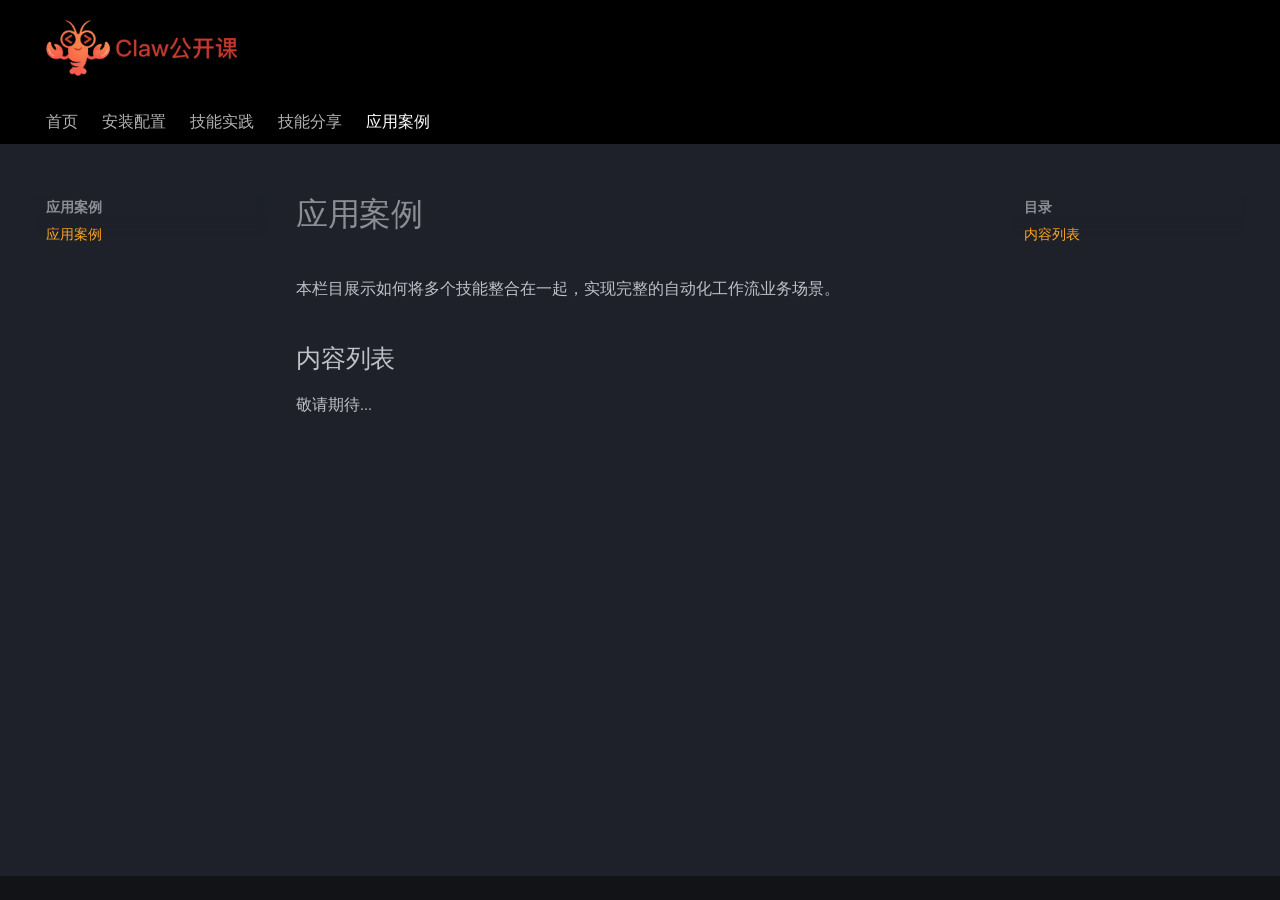
<file: zh/use-cases/index.html>
<!doctype html>
<html lang="zh" class="no-js">
  <head>
    
      <meta charset="utf-8">
      <meta name="viewport" content="width=device-width,initial-scale=1">
      
        <meta name="description" content="OpenClaw 公开课 - 技能自动化工作流">
      
      
        <meta name="author" content="OpenSkill Team">
      
      
        <link rel="canonical" href="https://openskill.top/zh/use-cases/">
      
      
        <link rel="prev" href="../skill-sharing/">
      
      
      
        
      
      
      <link rel="icon" href="../../assets/images/favicon.png">
      <meta name="generator" content="mkdocs-1.6.1, mkdocs-material-9.7.6">
    
    
      
        <title>应用案例 - OpenSkill.Top</title>
      
    
    
      <link rel="stylesheet" href="../../assets/stylesheets/main.484c7ddc.min.css">
      
        
        <link rel="stylesheet" href="../../assets/stylesheets/palette.ab4e12ef.min.css">
      
      


    
    
      
    
    
      
        
        
        <link rel="preconnect" href="https://fonts.gstatic.com" crossorigin>
        <link rel="stylesheet" href="https://fonts.googleapis.com/css?family=Roboto:300,300i,400,400i,700,700i%7CRoboto+Mono:400,400i,700,700i&display=fallback">
        <style>:root{--md-text-font:"Roboto";--md-code-font:"Roboto Mono"}</style>
      
    
    
      <link rel="stylesheet" href="../../stylesheets/extra.css">
    
    <script>__md_scope=new URL("../..",location),__md_hash=e=>[...e].reduce(((e,_)=>(e<<5)-e+_.charCodeAt(0)),0),__md_get=(e,_=localStorage,t=__md_scope)=>JSON.parse(_.getItem(t.pathname+"."+e)),__md_set=(e,_,t=localStorage,a=__md_scope)=>{try{t.setItem(a.pathname+"."+e,JSON.stringify(_))}catch(e){}}</script>
    
      

    
    
  </head>
  
  
    
    
    
    
    
    <body dir="ltr" data-md-color-scheme="slate" data-md-color-primary="orange" data-md-color-accent="orange">
  
    
    <input class="md-toggle" data-md-toggle="drawer" type="checkbox" id="__drawer" autocomplete="off">
    <input class="md-toggle" data-md-toggle="search" type="checkbox" id="__search" autocomplete="off">
    <label class="md-overlay" for="__drawer"></label>
    <div data-md-component="skip">
      
        
        <a href="#_1" class="md-skip">
          跳转至
        </a>
      
    </div>
    <div data-md-component="announce">
      
    </div>
    
    
      

<header class="md-header" data-md-component="header">
  <nav class="md-header__inner md-grid" aria-label="页眉">
    <a href="../.." title="OpenSkill.Top" class="md-header__button md-logo" aria-label="OpenSkill.Top" data-md-component="logo">
      
  <img src="../../static/openskill.png" alt="logo">

    </a>
    <label class="md-header__button md-icon" for="__drawer">
      
      <svg xmlns="http://www.w3.org/2000/svg" viewBox="0 0 24 24"><path d="M3 6h18v2H3zm0 5h18v2H3zm0 5h18v2H3z"/></svg>
    </label>
    <div class="md-header__title" data-md-component="header-title">
      <div class="md-header__ellipsis">
        <div class="md-header__topic">
          <span class="md-ellipsis">
            OpenSkill.Top
          </span>
        </div>
        <div class="md-header__topic" data-md-component="header-topic">
          <span class="md-ellipsis">
            
              应用案例
            
          </span>
        </div>
      </div>
    </div>
    
      
    
    
    
    
      
      
        <label class="md-header__button md-icon" for="__search">
          
          <svg xmlns="http://www.w3.org/2000/svg" viewBox="0 0 24 24"><path d="M9.5 3A6.5 6.5 0 0 1 16 9.5c0 1.61-.59 3.09-1.56 4.23l.27.27h.79l5 5-1.5 1.5-5-5v-.79l-.27-.27A6.52 6.52 0 0 1 9.5 16 6.5 6.5 0 0 1 3 9.5 6.5 6.5 0 0 1 9.5 3m0 2C7 5 5 7 5 9.5S7 14 9.5 14 14 12 14 9.5 12 5 9.5 5"/></svg>
        </label>
        <div class="md-search" data-md-component="search" role="dialog">
  <label class="md-search__overlay" for="__search"></label>
  <div class="md-search__inner" role="search">
    <form class="md-search__form" name="search">
      <input type="text" class="md-search__input" name="query" aria-label="搜索" placeholder="搜索" autocapitalize="off" autocorrect="off" autocomplete="off" spellcheck="false" data-md-component="search-query" required>
      <label class="md-search__icon md-icon" for="__search">
        
        <svg xmlns="http://www.w3.org/2000/svg" viewBox="0 0 24 24"><path d="M9.5 3A6.5 6.5 0 0 1 16 9.5c0 1.61-.59 3.09-1.56 4.23l.27.27h.79l5 5-1.5 1.5-5-5v-.79l-.27-.27A6.52 6.52 0 0 1 9.5 16 6.5 6.5 0 0 1 3 9.5 6.5 6.5 0 0 1 9.5 3m0 2C7 5 5 7 5 9.5S7 14 9.5 14 14 12 14 9.5 12 5 9.5 5"/></svg>
        
        <svg xmlns="http://www.w3.org/2000/svg" viewBox="0 0 24 24"><path d="M20 11v2H8l5.5 5.5-1.42 1.42L4.16 12l7.92-7.92L13.5 5.5 8 11z"/></svg>
      </label>
      <nav class="md-search__options" aria-label="查找">
        
        <button type="reset" class="md-search__icon md-icon" title="清空当前内容" aria-label="清空当前内容" tabindex="-1">
          
          <svg xmlns="http://www.w3.org/2000/svg" viewBox="0 0 24 24"><path d="M19 6.41 17.59 5 12 10.59 6.41 5 5 6.41 10.59 12 5 17.59 6.41 19 12 13.41 17.59 19 19 17.59 13.41 12z"/></svg>
        </button>
      </nav>
      
        <div class="md-search__suggest" data-md-component="search-suggest"></div>
      
    </form>
    <div class="md-search__output">
      <div class="md-search__scrollwrap" tabindex="0" data-md-scrollfix>
        <div class="md-search-result" data-md-component="search-result">
          <div class="md-search-result__meta">
            正在初始化搜索引擎
          </div>
          <ol class="md-search-result__list" role="presentation"></ol>
        </div>
      </div>
    </div>
  </div>
</div>
      
    
    
  </nav>
  
</header>
    
    <div class="md-container" data-md-component="container">
      
      
        
          
            
<nav class="md-tabs" aria-label="标签" data-md-component="tabs">
  <div class="md-grid">
    <ul class="md-tabs__list">
      
        
  
  
  
  
    <li class="md-tabs__item">
      <a href="../" class="md-tabs__link">
        
  
  
    
  
  首页

      </a>
    </li>
  

      
        
  
  
  
  
    
    
      <li class="md-tabs__item">
        <a href="../installation/" class="md-tabs__link">
          
  
  
  安装配置

        </a>
      </li>
    
  

      
        
  
  
  
  
    
    
      <li class="md-tabs__item">
        <a href="../skill-practice/" class="md-tabs__link">
          
  
  
  技能实践

        </a>
      </li>
    
  

      
        
  
  
  
  
    
    
      <li class="md-tabs__item">
        <a href="../skill-sharing/" class="md-tabs__link">
          
  
  
  技能分享

        </a>
      </li>
    
  

      
        
  
  
  
    
  
  
    
    
      <li class="md-tabs__item md-tabs__item--active">
        <a href="./" class="md-tabs__link">
          
  
  
  应用案例

        </a>
      </li>
    
  

      
    </ul>
  </div>
</nav>
          
        
      
      <main class="md-main" data-md-component="main">
        <div class="md-main__inner md-grid">
          
            
              
              <div class="md-sidebar md-sidebar--primary" data-md-component="sidebar" data-md-type="navigation" >
                <div class="md-sidebar__scrollwrap">
                  <div class="md-sidebar__inner">
                    


  


<nav class="md-nav md-nav--primary md-nav--lifted" aria-label="导航栏" data-md-level="0">
  <label class="md-nav__title" for="__drawer">
    <a href="../.." title="OpenSkill.Top" class="md-nav__button md-logo" aria-label="OpenSkill.Top" data-md-component="logo">
      
  <img src="../../static/openskill.png" alt="logo">

    </a>
    OpenSkill.Top
  </label>
  
  <ul class="md-nav__list" data-md-scrollfix>
    
      
      
  
  
  
  
    <li class="md-nav__item">
      <a href="../" class="md-nav__link">
        
  
  
  <span class="md-ellipsis">
    
  
    首页
  

    
  </span>
  
  

      </a>
    </li>
  

    
      
      
  
  
  
  
    
    
    
    
      
      
        
      
    
    
    <li class="md-nav__item md-nav__item--nested">
      
        
        
          
        
        <input class="md-nav__toggle md-toggle md-toggle--indeterminate" type="checkbox" id="__nav_2" >
        
          
          <label class="md-nav__link" for="__nav_2" id="__nav_2_label" tabindex="0">
            
  
  
  <span class="md-ellipsis">
    
  
    安装配置
  

    
  </span>
  
  

            <span class="md-nav__icon md-icon"></span>
          </label>
        
        <nav class="md-nav" data-md-level="1" aria-labelledby="__nav_2_label" aria-expanded="false">
          <label class="md-nav__title" for="__nav_2">
            <span class="md-nav__icon md-icon"></span>
            
  
    安装配置
  

          </label>
          <ul class="md-nav__list" data-md-scrollfix>
            
              
                
  
  
  
  
    <li class="md-nav__item">
      <a href="../installation/" class="md-nav__link">
        
  
  
  <span class="md-ellipsis">
    
  
    安装配置
  

    
  </span>
  
  

      </a>
    </li>
  

              
            
              
                
  
  
  
  
    <li class="md-nav__item">
      <a href="../installation/bwp-2026-03-25-openclaw-v1.1/" class="md-nav__link">
        
  
  
  <span class="md-ellipsis">
    
  
    更安全地部署OpenClaw：我的容器化隔离实践
  

    
  </span>
  
  

      </a>
    </li>
  

              
            
              
                
  
  
  
  
    <li class="md-nav__item">
      <a href="../installation/bwp-2026-03-26-openclawclaude-code-v1.8/" class="md-nav__link">
        
  
  
  <span class="md-ellipsis">
    
  
    在OpenClaw容器中部署Claude Code（上）：从零开始搭建你的AI开发助手
  

    
  </span>
  
  

      </a>
    </li>
  

              
            
          </ul>
        </nav>
      
    </li>
  

    
      
      
  
  
  
  
    
    
    
    
      
      
        
      
    
    
    <li class="md-nav__item md-nav__item--nested">
      
        
        
          
        
        <input class="md-nav__toggle md-toggle md-toggle--indeterminate" type="checkbox" id="__nav_3" >
        
          
          <label class="md-nav__link" for="__nav_3" id="__nav_3_label" tabindex="0">
            
  
  
  <span class="md-ellipsis">
    
  
    技能实践
  

    
  </span>
  
  

            <span class="md-nav__icon md-icon"></span>
          </label>
        
        <nav class="md-nav" data-md-level="1" aria-labelledby="__nav_3_label" aria-expanded="false">
          <label class="md-nav__title" for="__nav_3">
            <span class="md-nav__icon md-icon"></span>
            
  
    技能实践
  

          </label>
          <ul class="md-nav__list" data-md-scrollfix>
            
              
                
  
  
  
  
    <li class="md-nav__item">
      <a href="../skill-practice/" class="md-nav__link">
        
  
  
  <span class="md-ellipsis">
    
  
    技能实践
  

    
  </span>
  
  

      </a>
    </li>
  

              
            
          </ul>
        </nav>
      
    </li>
  

    
      
      
  
  
  
  
    
    
    
    
      
      
        
      
    
    
    <li class="md-nav__item md-nav__item--nested">
      
        
        
          
        
        <input class="md-nav__toggle md-toggle md-toggle--indeterminate" type="checkbox" id="__nav_4" >
        
          
          <label class="md-nav__link" for="__nav_4" id="__nav_4_label" tabindex="0">
            
  
  
  <span class="md-ellipsis">
    
  
    技能分享
  

    
  </span>
  
  

            <span class="md-nav__icon md-icon"></span>
          </label>
        
        <nav class="md-nav" data-md-level="1" aria-labelledby="__nav_4_label" aria-expanded="false">
          <label class="md-nav__title" for="__nav_4">
            <span class="md-nav__icon md-icon"></span>
            
  
    技能分享
  

          </label>
          <ul class="md-nav__list" data-md-scrollfix>
            
              
                
  
  
  
  
    <li class="md-nav__item">
      <a href="../skill-sharing/" class="md-nav__link">
        
  
  
  <span class="md-ellipsis">
    
  
    技能分享
  

    
  </span>
  
  

      </a>
    </li>
  

              
            
          </ul>
        </nav>
      
    </li>
  

    
      
      
  
  
    
  
  
  
    
    
    
    
      
        
        
      
      
        
      
    
    
    <li class="md-nav__item md-nav__item--active md-nav__item--section md-nav__item--nested">
      
        
        
        <input class="md-nav__toggle md-toggle " type="checkbox" id="__nav_5" checked>
        
          
          <label class="md-nav__link" for="__nav_5" id="__nav_5_label" tabindex="">
            
  
  
  <span class="md-ellipsis">
    
  
    应用案例
  

    
  </span>
  
  

            <span class="md-nav__icon md-icon"></span>
          </label>
        
        <nav class="md-nav" data-md-level="1" aria-labelledby="__nav_5_label" aria-expanded="true">
          <label class="md-nav__title" for="__nav_5">
            <span class="md-nav__icon md-icon"></span>
            
  
    应用案例
  

          </label>
          <ul class="md-nav__list" data-md-scrollfix>
            
              
                
  
  
    
  
  
  
    <li class="md-nav__item md-nav__item--active">
      
      <input class="md-nav__toggle md-toggle" type="checkbox" id="__toc">
      
      
        
      
      
        <label class="md-nav__link md-nav__link--active" for="__toc">
          
  
  
  <span class="md-ellipsis">
    
  
    应用案例
  

    
  </span>
  
  

          <span class="md-nav__icon md-icon"></span>
        </label>
      
      <a href="./" class="md-nav__link md-nav__link--active">
        
  
  
  <span class="md-ellipsis">
    
  
    应用案例
  

    
  </span>
  
  

      </a>
      
        

<nav class="md-nav md-nav--secondary" aria-label="目录">
  
  
  
    
  
  
    <label class="md-nav__title" for="__toc">
      <span class="md-nav__icon md-icon"></span>
      目录
    </label>
    <ul class="md-nav__list" data-md-component="toc" data-md-scrollfix>
      
        <li class="md-nav__item">
  <a href="#_2" class="md-nav__link">
    <span class="md-ellipsis">
      
        内容列表
      
    </span>
  </a>
  
</li>
      
    </ul>
  
</nav>
      
    </li>
  

              
            
          </ul>
        </nav>
      
    </li>
  

    
  </ul>
</nav>
                  </div>
                </div>
              </div>
            
            
              
              <div class="md-sidebar md-sidebar--secondary" data-md-component="sidebar" data-md-type="toc" >
                <div class="md-sidebar__scrollwrap">
                  <div class="md-sidebar__inner">
                    

<nav class="md-nav md-nav--secondary" aria-label="目录">
  
  
  
    
  
  
    <label class="md-nav__title" for="__toc">
      <span class="md-nav__icon md-icon"></span>
      目录
    </label>
    <ul class="md-nav__list" data-md-component="toc" data-md-scrollfix>
      
        <li class="md-nav__item">
  <a href="#_2" class="md-nav__link">
    <span class="md-ellipsis">
      
        内容列表
      
    </span>
  </a>
  
</li>
      
    </ul>
  
</nav>
                  </div>
                </div>
              </div>
            
          
          
            <div class="md-content" data-md-component="content">
              
              <article class="md-content__inner md-typeset">
                
                  



<h1 id="_1">应用案例</h1>
<p>本栏目展示如何将多个技能整合在一起，实现完整的自动化工作流业务场景。</p>
<h2 id="_2">内容列表</h2>
<p>敬请期待...</p>












                
              </article>
            </div>
          
          
  <script>var tabs=__md_get("__tabs");if(Array.isArray(tabs))e:for(var set of document.querySelectorAll(".tabbed-set")){var labels=set.querySelector(".tabbed-labels");for(var tab of tabs)for(var label of labels.getElementsByTagName("label"))if(label.innerText.trim()===tab){var input=document.getElementById(label.htmlFor);input.checked=!0;continue e}}</script>

<script>var target=document.getElementById(location.hash.slice(1));target&&target.name&&(target.checked=target.name.startsWith("__tabbed_"))</script>
        </div>
        
      </main>
      
        <footer class="md-footer">
  
  <div class="md-footer-meta md-typeset">
    <div class="md-footer-meta__inner md-grid">
      <div class="md-copyright">
  
  
  
</div>
      
    </div>
  </div>
</footer>
      
    </div>
    <div class="md-dialog" data-md-component="dialog">
      <div class="md-dialog__inner md-typeset"></div>
    </div>
    
    
    
      
      
      <script id="__config" type="application/json">{"annotate": null, "base": "../..", "features": ["navigation.tabs", "navigation.sections", "navigation.expand", "search.suggest", "search.highlight", "content.tabs.link", "content.code.copy"], "search": "../../assets/javascripts/workers/search.2c215733.min.js", "tags": null, "translations": {"clipboard.copied": "\u5df2\u590d\u5236", "clipboard.copy": "\u590d\u5236", "search.result.more.one": "\u5728\u8be5\u9875\u4e0a\u8fd8\u6709 1 \u4e2a\u7b26\u5408\u6761\u4ef6\u7684\u7ed3\u679c", "search.result.more.other": "\u5728\u8be5\u9875\u4e0a\u8fd8\u6709 # \u4e2a\u7b26\u5408\u6761\u4ef6\u7684\u7ed3\u679c", "search.result.none": "\u6ca1\u6709\u627e\u5230\u7b26\u5408\u6761\u4ef6\u7684\u7ed3\u679c", "search.result.one": "\u627e\u5230 1 \u4e2a\u7b26\u5408\u6761\u4ef6\u7684\u7ed3\u679c", "search.result.other": "# \u4e2a\u7b26\u5408\u6761\u4ef6\u7684\u7ed3\u679c", "search.result.placeholder": "\u952e\u5165\u4ee5\u5f00\u59cb\u641c\u7d22", "search.result.term.missing": "\u7f3a\u5c11", "select.version": "\u9009\u62e9\u5f53\u524d\u7248\u672c"}, "version": null}</script>
    
    
      <script src="../../assets/javascripts/bundle.79ae519e.min.js"></script>
      
    
  </body>
</html>
</file>
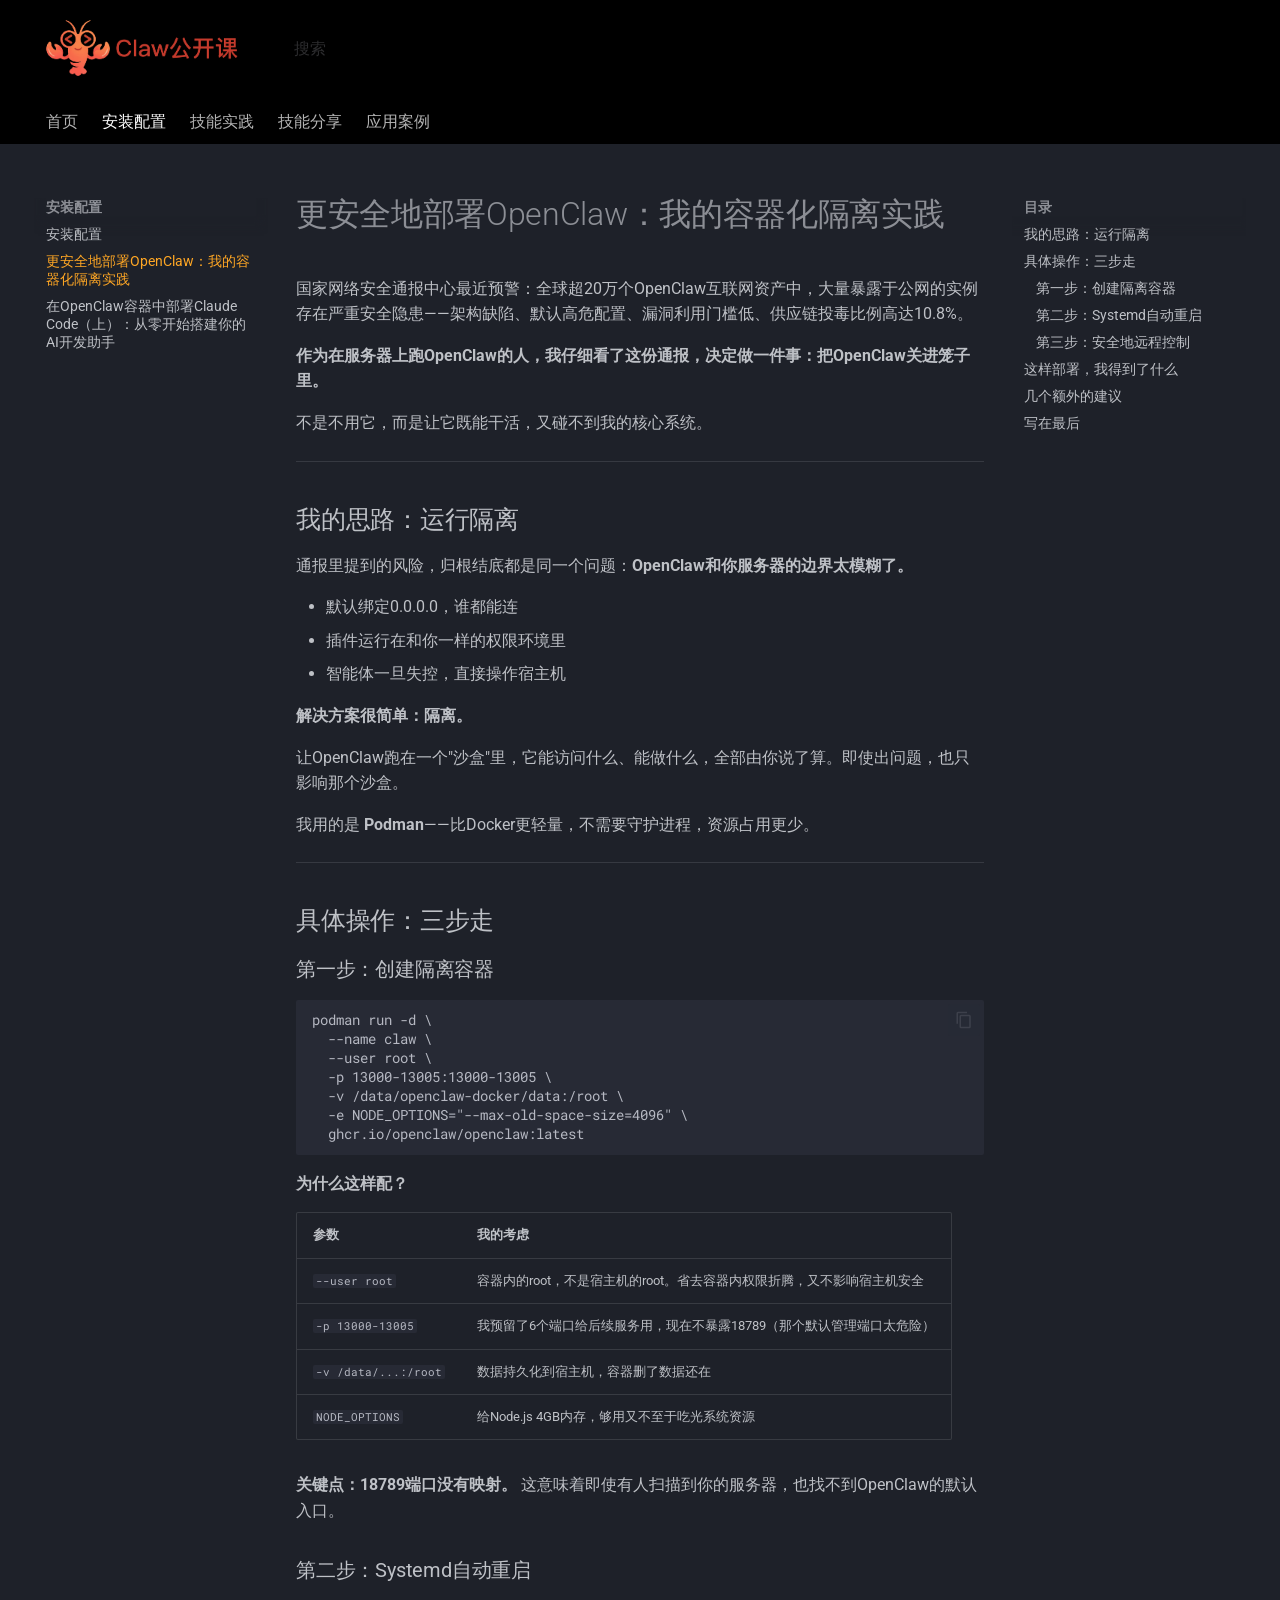
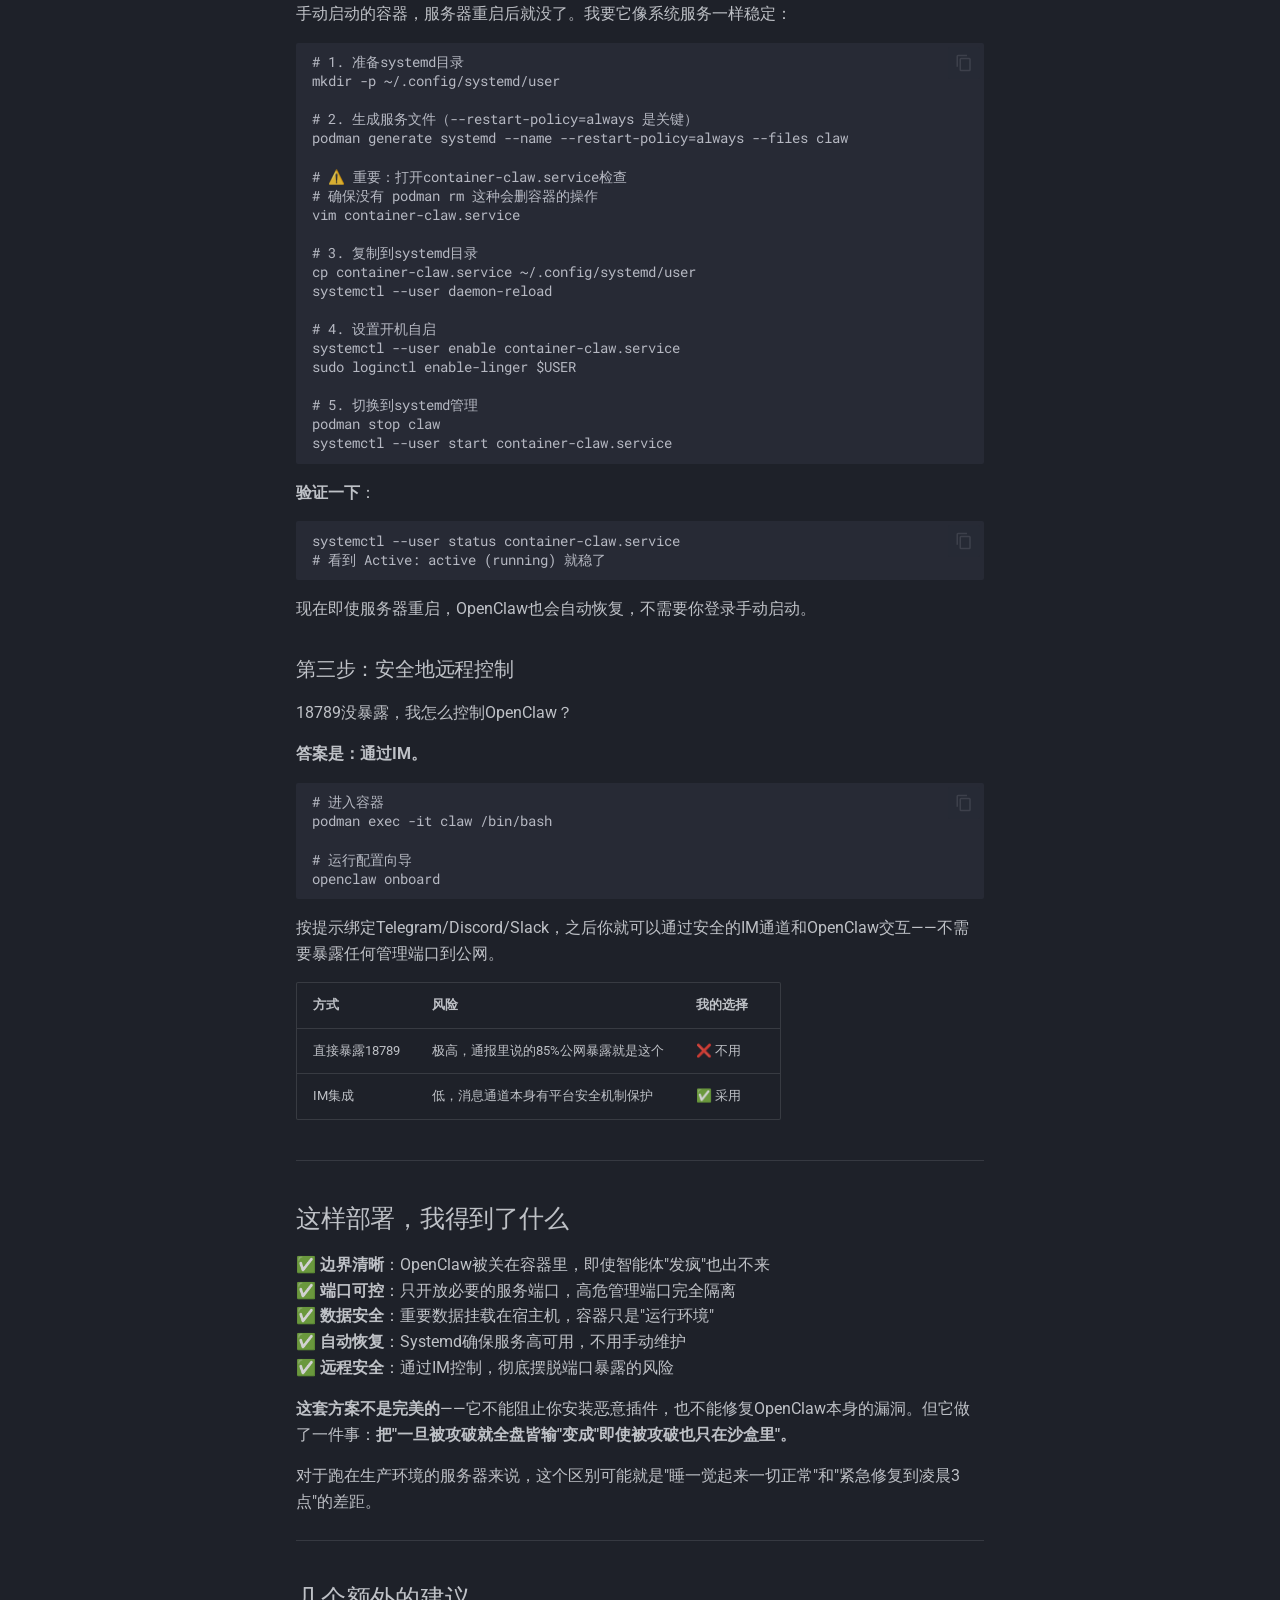
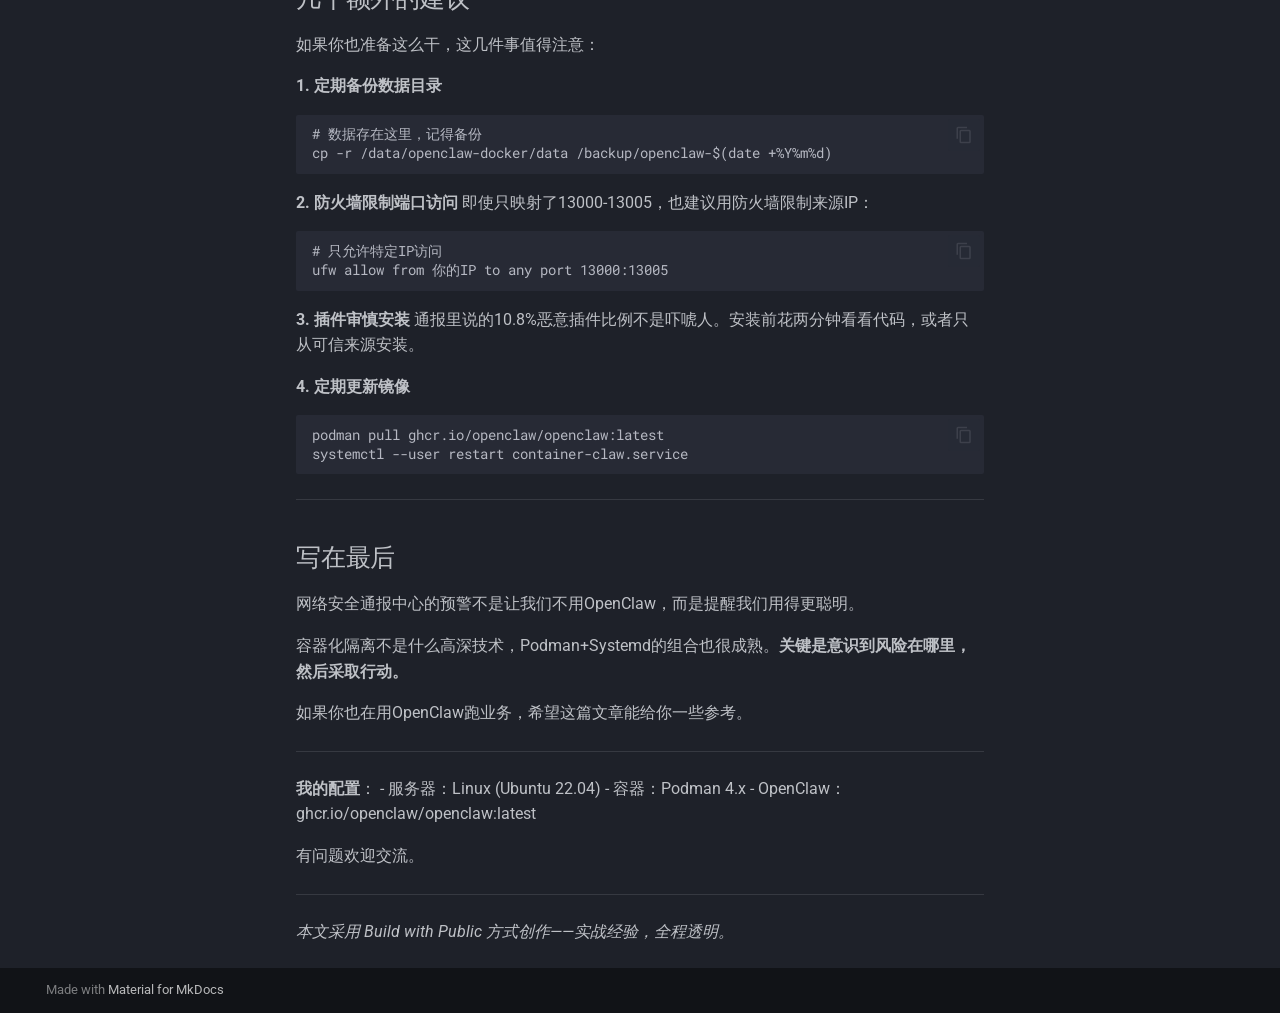
<file: zh/installation/bwp-2026-03-25-openclaw-v1.1/index.html>
<!doctype html>
<html lang="zh" class="no-js">
  <head>
    
      <meta charset="utf-8">
      <meta name="viewport" content="width=device-width,initial-scale=1">
      
        <meta name="description" content="OpenClaw 公开课 - 技能自动化工作流">
      
      
        <meta name="author" content="OpenSkill Team">
      
      
        <link rel="canonical" href="https://openskill.top/zh/installation/bwp-2026-03-25-openclaw-v1.1/">
      
      
        <link rel="prev" href="../">
      
      
        <link rel="next" href="../bwp-2026-03-26-openclawclaude-code-v1.4/">
      
      
        
      
      
      <link rel="icon" href="../../../assets/images/favicon.png">
      <meta name="generator" content="mkdocs-1.6.1, mkdocs-material-9.7.6">
    
    
      
        <title>更安全地部署OpenClaw：我的容器化隔离实践 - OpenSkill.Top</title>
      
    
    
      <link rel="stylesheet" href="../../../assets/stylesheets/main.484c7ddc.min.css">
      
        
        <link rel="stylesheet" href="../../../assets/stylesheets/palette.ab4e12ef.min.css">
      
      


    
    
      
    
    
      
        
        
        <link rel="preconnect" href="https://fonts.gstatic.com" crossorigin>
        <link rel="stylesheet" href="https://fonts.googleapis.com/css?family=Roboto:300,300i,400,400i,700,700i%7CRoboto+Mono:400,400i,700,700i&display=fallback">
        <style>:root{--md-text-font:"Roboto";--md-code-font:"Roboto Mono"}</style>
      
    
    
      <link rel="stylesheet" href="../../../stylesheets/extra.css">
    
    <script>__md_scope=new URL("../../..",location),__md_hash=e=>[...e].reduce(((e,_)=>(e<<5)-e+_.charCodeAt(0)),0),__md_get=(e,_=localStorage,t=__md_scope)=>JSON.parse(_.getItem(t.pathname+"."+e)),__md_set=(e,_,t=localStorage,a=__md_scope)=>{try{t.setItem(a.pathname+"."+e,JSON.stringify(_))}catch(e){}}</script>
    
      

    
    
  </head>
  
  
    
    
    
    
    
    <body dir="ltr" data-md-color-scheme="slate" data-md-color-primary="orange" data-md-color-accent="orange">
  
    
    <input class="md-toggle" data-md-toggle="drawer" type="checkbox" id="__drawer" autocomplete="off">
    <input class="md-toggle" data-md-toggle="search" type="checkbox" id="__search" autocomplete="off">
    <label class="md-overlay" for="__drawer"></label>
    <div data-md-component="skip">
      
        
        <a href="#openclaw" class="md-skip">
          跳转至
        </a>
      
    </div>
    <div data-md-component="announce">
      
    </div>
    
    
      

<header class="md-header" data-md-component="header">
  <nav class="md-header__inner md-grid" aria-label="页眉">
    <a href="../../.." title="OpenSkill.Top" class="md-header__button md-logo" aria-label="OpenSkill.Top" data-md-component="logo">
      
  <img src="../../../static/openskill.png" alt="logo">

    </a>
    <label class="md-header__button md-icon" for="__drawer">
      
      <svg xmlns="http://www.w3.org/2000/svg" viewBox="0 0 24 24"><path d="M3 6h18v2H3zm0 5h18v2H3zm0 5h18v2H3z"/></svg>
    </label>
    <div class="md-header__title" data-md-component="header-title">
      <div class="md-header__ellipsis">
        <div class="md-header__topic">
          <span class="md-ellipsis">
            OpenSkill.Top
          </span>
        </div>
        <div class="md-header__topic" data-md-component="header-topic">
          <span class="md-ellipsis">
            
              更安全地部署OpenClaw：我的容器化隔离实践
            
          </span>
        </div>
      </div>
    </div>
    
      
    
    
    
    
      
      
        <label class="md-header__button md-icon" for="__search">
          
          <svg xmlns="http://www.w3.org/2000/svg" viewBox="0 0 24 24"><path d="M9.5 3A6.5 6.5 0 0 1 16 9.5c0 1.61-.59 3.09-1.56 4.23l.27.27h.79l5 5-1.5 1.5-5-5v-.79l-.27-.27A6.52 6.52 0 0 1 9.5 16 6.5 6.5 0 0 1 3 9.5 6.5 6.5 0 0 1 9.5 3m0 2C7 5 5 7 5 9.5S7 14 9.5 14 14 12 14 9.5 12 5 9.5 5"/></svg>
        </label>
        <div class="md-search" data-md-component="search" role="dialog">
  <label class="md-search__overlay" for="__search"></label>
  <div class="md-search__inner" role="search">
    <form class="md-search__form" name="search">
      <input type="text" class="md-search__input" name="query" aria-label="搜索" placeholder="搜索" autocapitalize="off" autocorrect="off" autocomplete="off" spellcheck="false" data-md-component="search-query" required>
      <label class="md-search__icon md-icon" for="__search">
        
        <svg xmlns="http://www.w3.org/2000/svg" viewBox="0 0 24 24"><path d="M9.5 3A6.5 6.5 0 0 1 16 9.5c0 1.61-.59 3.09-1.56 4.23l.27.27h.79l5 5-1.5 1.5-5-5v-.79l-.27-.27A6.52 6.52 0 0 1 9.5 16 6.5 6.5 0 0 1 3 9.5 6.5 6.5 0 0 1 9.5 3m0 2C7 5 5 7 5 9.5S7 14 9.5 14 14 12 14 9.5 12 5 9.5 5"/></svg>
        
        <svg xmlns="http://www.w3.org/2000/svg" viewBox="0 0 24 24"><path d="M20 11v2H8l5.5 5.5-1.42 1.42L4.16 12l7.92-7.92L13.5 5.5 8 11z"/></svg>
      </label>
      <nav class="md-search__options" aria-label="查找">
        
        <button type="reset" class="md-search__icon md-icon" title="清空当前内容" aria-label="清空当前内容" tabindex="-1">
          
          <svg xmlns="http://www.w3.org/2000/svg" viewBox="0 0 24 24"><path d="M19 6.41 17.59 5 12 10.59 6.41 5 5 6.41 10.59 12 5 17.59 6.41 19 12 13.41 17.59 19 19 17.59 13.41 12z"/></svg>
        </button>
      </nav>
      
        <div class="md-search__suggest" data-md-component="search-suggest"></div>
      
    </form>
    <div class="md-search__output">
      <div class="md-search__scrollwrap" tabindex="0" data-md-scrollfix>
        <div class="md-search-result" data-md-component="search-result">
          <div class="md-search-result__meta">
            正在初始化搜索引擎
          </div>
          <ol class="md-search-result__list" role="presentation"></ol>
        </div>
      </div>
    </div>
  </div>
</div>
      
    
    
  </nav>
  
</header>
    
    <div class="md-container" data-md-component="container">
      
      
        
          
            
<nav class="md-tabs" aria-label="标签" data-md-component="tabs">
  <div class="md-grid">
    <ul class="md-tabs__list">
      
        
  
  
  
  
    <li class="md-tabs__item">
      <a href="../../" class="md-tabs__link">
        
  
  
    
  
  首页

      </a>
    </li>
  

      
        
  
  
  
    
  
  
    
    
      <li class="md-tabs__item md-tabs__item--active">
        <a href="../" class="md-tabs__link">
          
  
  
  安装配置

        </a>
      </li>
    
  

      
        
  
  
  
  
    
    
      <li class="md-tabs__item">
        <a href="../../skill-practice/" class="md-tabs__link">
          
  
  
  技能实践

        </a>
      </li>
    
  

      
        
  
  
  
  
    
    
      <li class="md-tabs__item">
        <a href="../../skill-sharing/" class="md-tabs__link">
          
  
  
  技能分享

        </a>
      </li>
    
  

      
        
  
  
  
  
    
    
      <li class="md-tabs__item">
        <a href="../../use-cases/" class="md-tabs__link">
          
  
  
  应用案例

        </a>
      </li>
    
  

      
    </ul>
  </div>
</nav>
          
        
      
      <main class="md-main" data-md-component="main">
        <div class="md-main__inner md-grid">
          
            
              
              <div class="md-sidebar md-sidebar--primary" data-md-component="sidebar" data-md-type="navigation" >
                <div class="md-sidebar__scrollwrap">
                  <div class="md-sidebar__inner">
                    


  


<nav class="md-nav md-nav--primary md-nav--lifted" aria-label="导航栏" data-md-level="0">
  <label class="md-nav__title" for="__drawer">
    <a href="../../.." title="OpenSkill.Top" class="md-nav__button md-logo" aria-label="OpenSkill.Top" data-md-component="logo">
      
  <img src="../../../static/openskill.png" alt="logo">

    </a>
    OpenSkill.Top
  </label>
  
  <ul class="md-nav__list" data-md-scrollfix>
    
      
      
  
  
  
  
    <li class="md-nav__item">
      <a href="../../" class="md-nav__link">
        
  
  
  <span class="md-ellipsis">
    
  
    首页
  

    
  </span>
  
  

      </a>
    </li>
  

    
      
      
  
  
    
  
  
  
    
    
    
    
      
        
        
      
      
        
      
    
    
    <li class="md-nav__item md-nav__item--active md-nav__item--section md-nav__item--nested">
      
        
        
        <input class="md-nav__toggle md-toggle " type="checkbox" id="__nav_2" checked>
        
          
          <label class="md-nav__link" for="__nav_2" id="__nav_2_label" tabindex="">
            
  
  
  <span class="md-ellipsis">
    
  
    安装配置
  

    
  </span>
  
  

            <span class="md-nav__icon md-icon"></span>
          </label>
        
        <nav class="md-nav" data-md-level="1" aria-labelledby="__nav_2_label" aria-expanded="true">
          <label class="md-nav__title" for="__nav_2">
            <span class="md-nav__icon md-icon"></span>
            
  
    安装配置
  

          </label>
          <ul class="md-nav__list" data-md-scrollfix>
            
              
                
  
  
  
  
    <li class="md-nav__item">
      <a href="../" class="md-nav__link">
        
  
  
  <span class="md-ellipsis">
    
  
    安装配置
  

    
  </span>
  
  

      </a>
    </li>
  

              
            
              
                
  
  
    
  
  
  
    <li class="md-nav__item md-nav__item--active">
      
      <input class="md-nav__toggle md-toggle" type="checkbox" id="__toc">
      
      
        
      
      
        <label class="md-nav__link md-nav__link--active" for="__toc">
          
  
  
  <span class="md-ellipsis">
    
  
    更安全地部署OpenClaw：我的容器化隔离实践
  

    
  </span>
  
  

          <span class="md-nav__icon md-icon"></span>
        </label>
      
      <a href="./" class="md-nav__link md-nav__link--active">
        
  
  
  <span class="md-ellipsis">
    
  
    更安全地部署OpenClaw：我的容器化隔离实践
  

    
  </span>
  
  

      </a>
      
        

<nav class="md-nav md-nav--secondary" aria-label="目录">
  
  
  
    
  
  
    <label class="md-nav__title" for="__toc">
      <span class="md-nav__icon md-icon"></span>
      目录
    </label>
    <ul class="md-nav__list" data-md-component="toc" data-md-scrollfix>
      
        <li class="md-nav__item">
  <a href="#_1" class="md-nav__link">
    <span class="md-ellipsis">
      
        我的思路：运行隔离
      
    </span>
  </a>
  
</li>
      
        <li class="md-nav__item">
  <a href="#_2" class="md-nav__link">
    <span class="md-ellipsis">
      
        具体操作：三步走
      
    </span>
  </a>
  
    <nav class="md-nav" aria-label="具体操作：三步走">
      <ul class="md-nav__list">
        
          <li class="md-nav__item">
  <a href="#_3" class="md-nav__link">
    <span class="md-ellipsis">
      
        第一步：创建隔离容器
      
    </span>
  </a>
  
</li>
        
          <li class="md-nav__item">
  <a href="#systemd" class="md-nav__link">
    <span class="md-ellipsis">
      
        第二步：Systemd自动重启
      
    </span>
  </a>
  
</li>
        
          <li class="md-nav__item">
  <a href="#_4" class="md-nav__link">
    <span class="md-ellipsis">
      
        第三步：安全地远程控制
      
    </span>
  </a>
  
</li>
        
      </ul>
    </nav>
  
</li>
      
        <li class="md-nav__item">
  <a href="#_5" class="md-nav__link">
    <span class="md-ellipsis">
      
        这样部署，我得到了什么
      
    </span>
  </a>
  
</li>
      
        <li class="md-nav__item">
  <a href="#_6" class="md-nav__link">
    <span class="md-ellipsis">
      
        几个额外的建议
      
    </span>
  </a>
  
</li>
      
        <li class="md-nav__item">
  <a href="#_7" class="md-nav__link">
    <span class="md-ellipsis">
      
        写在最后
      
    </span>
  </a>
  
</li>
      
    </ul>
  
</nav>
      
    </li>
  

              
            
              
                
  
  
  
  
    <li class="md-nav__item">
      <a href="../bwp-2026-03-26-openclawclaude-code-v1.4/" class="md-nav__link">
        
  
  
  <span class="md-ellipsis">
    
  
    在OpenClaw容器中部署Claude Code（上）：从零开始搭建你的AI开发助手
  

    
  </span>
  
  

      </a>
    </li>
  

              
            
          </ul>
        </nav>
      
    </li>
  

    
      
      
  
  
  
  
    
    
    
    
      
      
        
      
    
    
    <li class="md-nav__item md-nav__item--nested">
      
        
        
          
        
        <input class="md-nav__toggle md-toggle md-toggle--indeterminate" type="checkbox" id="__nav_3" >
        
          
          <label class="md-nav__link" for="__nav_3" id="__nav_3_label" tabindex="0">
            
  
  
  <span class="md-ellipsis">
    
  
    技能实践
  

    
  </span>
  
  

            <span class="md-nav__icon md-icon"></span>
          </label>
        
        <nav class="md-nav" data-md-level="1" aria-labelledby="__nav_3_label" aria-expanded="false">
          <label class="md-nav__title" for="__nav_3">
            <span class="md-nav__icon md-icon"></span>
            
  
    技能实践
  

          </label>
          <ul class="md-nav__list" data-md-scrollfix>
            
              
                
  
  
  
  
    <li class="md-nav__item">
      <a href="../../skill-practice/" class="md-nav__link">
        
  
  
  <span class="md-ellipsis">
    
  
    技能实践
  

    
  </span>
  
  

      </a>
    </li>
  

              
            
          </ul>
        </nav>
      
    </li>
  

    
      
      
  
  
  
  
    
    
    
    
      
      
        
      
    
    
    <li class="md-nav__item md-nav__item--nested">
      
        
        
          
        
        <input class="md-nav__toggle md-toggle md-toggle--indeterminate" type="checkbox" id="__nav_4" >
        
          
          <label class="md-nav__link" for="__nav_4" id="__nav_4_label" tabindex="0">
            
  
  
  <span class="md-ellipsis">
    
  
    技能分享
  

    
  </span>
  
  

            <span class="md-nav__icon md-icon"></span>
          </label>
        
        <nav class="md-nav" data-md-level="1" aria-labelledby="__nav_4_label" aria-expanded="false">
          <label class="md-nav__title" for="__nav_4">
            <span class="md-nav__icon md-icon"></span>
            
  
    技能分享
  

          </label>
          <ul class="md-nav__list" data-md-scrollfix>
            
              
                
  
  
  
  
    <li class="md-nav__item">
      <a href="../../skill-sharing/" class="md-nav__link">
        
  
  
  <span class="md-ellipsis">
    
  
    技能分享
  

    
  </span>
  
  

      </a>
    </li>
  

              
            
          </ul>
        </nav>
      
    </li>
  

    
      
      
  
  
  
  
    
    
    
    
      
      
        
      
    
    
    <li class="md-nav__item md-nav__item--nested">
      
        
        
          
        
        <input class="md-nav__toggle md-toggle md-toggle--indeterminate" type="checkbox" id="__nav_5" >
        
          
          <label class="md-nav__link" for="__nav_5" id="__nav_5_label" tabindex="0">
            
  
  
  <span class="md-ellipsis">
    
  
    应用案例
  

    
  </span>
  
  

            <span class="md-nav__icon md-icon"></span>
          </label>
        
        <nav class="md-nav" data-md-level="1" aria-labelledby="__nav_5_label" aria-expanded="false">
          <label class="md-nav__title" for="__nav_5">
            <span class="md-nav__icon md-icon"></span>
            
  
    应用案例
  

          </label>
          <ul class="md-nav__list" data-md-scrollfix>
            
              
                
  
  
  
  
    <li class="md-nav__item">
      <a href="../../use-cases/" class="md-nav__link">
        
  
  
  <span class="md-ellipsis">
    
  
    应用案例
  

    
  </span>
  
  

      </a>
    </li>
  

              
            
          </ul>
        </nav>
      
    </li>
  

    
  </ul>
</nav>
                  </div>
                </div>
              </div>
            
            
              
              <div class="md-sidebar md-sidebar--secondary" data-md-component="sidebar" data-md-type="toc" >
                <div class="md-sidebar__scrollwrap">
                  <div class="md-sidebar__inner">
                    

<nav class="md-nav md-nav--secondary" aria-label="目录">
  
  
  
    
  
  
    <label class="md-nav__title" for="__toc">
      <span class="md-nav__icon md-icon"></span>
      目录
    </label>
    <ul class="md-nav__list" data-md-component="toc" data-md-scrollfix>
      
        <li class="md-nav__item">
  <a href="#_1" class="md-nav__link">
    <span class="md-ellipsis">
      
        我的思路：运行隔离
      
    </span>
  </a>
  
</li>
      
        <li class="md-nav__item">
  <a href="#_2" class="md-nav__link">
    <span class="md-ellipsis">
      
        具体操作：三步走
      
    </span>
  </a>
  
    <nav class="md-nav" aria-label="具体操作：三步走">
      <ul class="md-nav__list">
        
          <li class="md-nav__item">
  <a href="#_3" class="md-nav__link">
    <span class="md-ellipsis">
      
        第一步：创建隔离容器
      
    </span>
  </a>
  
</li>
        
          <li class="md-nav__item">
  <a href="#systemd" class="md-nav__link">
    <span class="md-ellipsis">
      
        第二步：Systemd自动重启
      
    </span>
  </a>
  
</li>
        
          <li class="md-nav__item">
  <a href="#_4" class="md-nav__link">
    <span class="md-ellipsis">
      
        第三步：安全地远程控制
      
    </span>
  </a>
  
</li>
        
      </ul>
    </nav>
  
</li>
      
        <li class="md-nav__item">
  <a href="#_5" class="md-nav__link">
    <span class="md-ellipsis">
      
        这样部署，我得到了什么
      
    </span>
  </a>
  
</li>
      
        <li class="md-nav__item">
  <a href="#_6" class="md-nav__link">
    <span class="md-ellipsis">
      
        几个额外的建议
      
    </span>
  </a>
  
</li>
      
        <li class="md-nav__item">
  <a href="#_7" class="md-nav__link">
    <span class="md-ellipsis">
      
        写在最后
      
    </span>
  </a>
  
</li>
      
    </ul>
  
</nav>
                  </div>
                </div>
              </div>
            
          
          
            <div class="md-content" data-md-component="content">
              
              <article class="md-content__inner md-typeset">
                
                  



<h1 id="openclaw">更安全地部署OpenClaw：我的容器化隔离实践</h1>
<p>国家网络安全通报中心最近预警：全球超20万个OpenClaw互联网资产中，大量暴露于公网的实例存在严重安全隐患——架构缺陷、默认高危配置、漏洞利用门槛低、供应链投毒比例高达10.8%。</p>
<p><strong>作为在服务器上跑OpenClaw的人，我仔细看了这份通报，决定做一件事：把OpenClaw关进笼子里。</strong></p>
<p>不是不用它，而是让它既能干活，又碰不到我的核心系统。</p>
<hr />
<h2 id="_1">我的思路：运行隔离</h2>
<p>通报里提到的风险，归根结底都是同一个问题：<strong>OpenClaw和你服务器的边界太模糊了。</strong></p>
<ul>
<li>默认绑定0.0.0.0，谁都能连</li>
<li>插件运行在和你一样的权限环境里</li>
<li>智能体一旦失控，直接操作宿主机</li>
</ul>
<p><strong>解决方案很简单：隔离。</strong></p>
<p>让OpenClaw跑在一个"沙盒"里，它能访问什么、能做什么，全部由你说了算。即使出问题，也只影响那个沙盒。</p>
<p>我用的是 <strong>Podman</strong>——比Docker更轻量，不需要守护进程，资源占用更少。</p>
<hr />
<h2 id="_2">具体操作：三步走</h2>
<h3 id="_3">第一步：创建隔离容器</h3>
<pre><code class="language-bash">podman run -d \
  --name claw \
  --user root \
  -p 13000-13005:13000-13005 \
  -v /data/openclaw-docker/data:/root \
  -e NODE_OPTIONS=&quot;--max-old-space-size=4096&quot; \
  ghcr.io/openclaw/openclaw:latest
</code></pre>
<p><strong>为什么这样配？</strong></p>
<table>
<thead>
<tr>
<th>参数</th>
<th>我的考虑</th>
</tr>
</thead>
<tbody>
<tr>
<td><code>--user root</code></td>
<td>容器内的root，不是宿主机的root。省去容器内权限折腾，又不影响宿主机安全</td>
</tr>
<tr>
<td><code>-p 13000-13005</code></td>
<td>我预留了6个端口给后续服务用，现在不暴露18789（那个默认管理端口太危险）</td>
</tr>
<tr>
<td><code>-v /data/...:/root</code></td>
<td>数据持久化到宿主机，容器删了数据还在</td>
</tr>
<tr>
<td><code>NODE_OPTIONS</code></td>
<td>给Node.js 4GB内存，够用又不至于吃光系统资源</td>
</tr>
</tbody>
</table>
<p><strong>关键点：18789端口没有映射。</strong> 这意味着即使有人扫描到你的服务器，也找不到OpenClaw的默认入口。</p>
<h3 id="systemd">第二步：Systemd自动重启</h3>
<p>手动启动的容器，服务器重启后就没了。我要它像系统服务一样稳定：</p>
<pre><code class="language-bash"># 1. 准备systemd目录
mkdir -p ~/.config/systemd/user

# 2. 生成服务文件（--restart-policy=always 是关键）
podman generate systemd --name --restart-policy=always --files claw

# ⚠️ 重要：打开container-claw.service检查
# 确保没有 podman rm 这种会删容器的操作
vim container-claw.service

# 3. 复制到systemd目录
cp container-claw.service ~/.config/systemd/user
systemctl --user daemon-reload

# 4. 设置开机自启
systemctl --user enable container-claw.service
sudo loginctl enable-linger $USER

# 5. 切换到systemd管理
podman stop claw
systemctl --user start container-claw.service
</code></pre>
<p><strong>验证一下</strong>：</p>
<pre><code class="language-bash">systemctl --user status container-claw.service
# 看到 Active: active (running) 就稳了
</code></pre>
<p>现在即使服务器重启，OpenClaw也会自动恢复，不需要你登录手动启动。</p>
<h3 id="_4">第三步：安全地远程控制</h3>
<p>18789没暴露，我怎么控制OpenClaw？</p>
<p><strong>答案是：通过IM。</strong></p>
<pre><code class="language-bash"># 进入容器
podman exec -it claw /bin/bash

# 运行配置向导
openclaw onboard
</code></pre>
<p>按提示绑定Telegram/Discord/Slack，之后你就可以通过安全的IM通道和OpenClaw交互——不需要暴露任何管理端口到公网。</p>
<table>
<thead>
<tr>
<th>方式</th>
<th>风险</th>
<th>我的选择</th>
</tr>
</thead>
<tbody>
<tr>
<td>直接暴露18789</td>
<td>极高，通报里说的85%公网暴露就是这个</td>
<td>❌ 不用</td>
</tr>
<tr>
<td>IM集成</td>
<td>低，消息通道本身有平台安全机制保护</td>
<td>✅ 采用</td>
</tr>
</tbody>
</table>
<hr />
<h2 id="_5">这样部署，我得到了什么</h2>
<p>✅ <strong>边界清晰</strong>：OpenClaw被关在容器里，即使智能体"发疯"也出不来<br />
✅ <strong>端口可控</strong>：只开放必要的服务端口，高危管理端口完全隔离<br />
✅ <strong>数据安全</strong>：重要数据挂载在宿主机，容器只是"运行环境"<br />
✅ <strong>自动恢复</strong>：Systemd确保服务高可用，不用手动维护<br />
✅ <strong>远程安全</strong>：通过IM控制，彻底摆脱端口暴露的风险</p>
<p><strong>这套方案不是完美的</strong>——它不能阻止你安装恶意插件，也不能修复OpenClaw本身的漏洞。但它做了一件事：<strong>把"一旦被攻破就全盘皆输"变成"即使被攻破也只在沙盒里"。</strong></p>
<p>对于跑在生产环境的服务器来说，这个区别可能就是"睡一觉起来一切正常"和"紧急修复到凌晨3点"的差距。</p>
<hr />
<h2 id="_6">几个额外的建议</h2>
<p>如果你也准备这么干，这几件事值得注意：</p>
<p><strong>1. 定期备份数据目录</strong></p>
<pre><code class="language-bash"># 数据存在这里，记得备份
cp -r /data/openclaw-docker/data /backup/openclaw-$(date +%Y%m%d)
</code></pre>
<p><strong>2. 防火墙限制端口访问</strong>
即使只映射了13000-13005，也建议用防火墙限制来源IP：</p>
<pre><code class="language-bash"># 只允许特定IP访问
ufw allow from 你的IP to any port 13000:13005
</code></pre>
<p><strong>3. 插件审慎安装</strong>
通报里说的10.8%恶意插件比例不是吓唬人。安装前花两分钟看看代码，或者只从可信来源安装。</p>
<p><strong>4. 定期更新镜像</strong></p>
<pre><code class="language-bash">podman pull ghcr.io/openclaw/openclaw:latest
systemctl --user restart container-claw.service
</code></pre>
<hr />
<h2 id="_7">写在最后</h2>
<p>网络安全通报中心的预警不是让我们不用OpenClaw，而是提醒我们用得更聪明。</p>
<p>容器化隔离不是什么高深技术，Podman+Systemd的组合也很成熟。<strong>关键是意识到风险在哪里，然后采取行动。</strong></p>
<p>如果你也在用OpenClaw跑业务，希望这篇文章能给你一些参考。</p>
<hr />
<p><strong>我的配置</strong>：
- 服务器：Linux (Ubuntu 22.04)
- 容器：Podman 4.x
- OpenClaw：ghcr.io/openclaw/openclaw:latest</p>
<p>有问题欢迎交流。</p>
<hr />
<p><em>本文采用 Build with Public 方式创作——实战经验，全程透明。</em></p>







  
  






                
              </article>
            </div>
          
          
  <script>var tabs=__md_get("__tabs");if(Array.isArray(tabs))e:for(var set of document.querySelectorAll(".tabbed-set")){var labels=set.querySelector(".tabbed-labels");for(var tab of tabs)for(var label of labels.getElementsByTagName("label"))if(label.innerText.trim()===tab){var input=document.getElementById(label.htmlFor);input.checked=!0;continue e}}</script>

<script>var target=document.getElementById(location.hash.slice(1));target&&target.name&&(target.checked=target.name.startsWith("__tabbed_"))</script>
        </div>
        
      </main>
      
        <footer class="md-footer">
  
  <div class="md-footer-meta md-typeset">
    <div class="md-footer-meta__inner md-grid">
      <div class="md-copyright">
  
  
    Made with
    <a href="https://squidfunk.github.io/mkdocs-material/" target="_blank" rel="noopener">
      Material for MkDocs
    </a>
  
</div>
      
    </div>
  </div>
</footer>
      
    </div>
    <div class="md-dialog" data-md-component="dialog">
      <div class="md-dialog__inner md-typeset"></div>
    </div>
    
    
    
      
      
      <script id="__config" type="application/json">{"annotate": null, "base": "../../..", "features": ["navigation.tabs", "navigation.sections", "navigation.expand", "search.suggest", "search.highlight", "content.tabs.link", "content.code.copy"], "search": "../../../assets/javascripts/workers/search.2c215733.min.js", "tags": null, "translations": {"clipboard.copied": "\u5df2\u590d\u5236", "clipboard.copy": "\u590d\u5236", "search.result.more.one": "\u5728\u8be5\u9875\u4e0a\u8fd8\u6709 1 \u4e2a\u7b26\u5408\u6761\u4ef6\u7684\u7ed3\u679c", "search.result.more.other": "\u5728\u8be5\u9875\u4e0a\u8fd8\u6709 # \u4e2a\u7b26\u5408\u6761\u4ef6\u7684\u7ed3\u679c", "search.result.none": "\u6ca1\u6709\u627e\u5230\u7b26\u5408\u6761\u4ef6\u7684\u7ed3\u679c", "search.result.one": "\u627e\u5230 1 \u4e2a\u7b26\u5408\u6761\u4ef6\u7684\u7ed3\u679c", "search.result.other": "# \u4e2a\u7b26\u5408\u6761\u4ef6\u7684\u7ed3\u679c", "search.result.placeholder": "\u952e\u5165\u4ee5\u5f00\u59cb\u641c\u7d22", "search.result.term.missing": "\u7f3a\u5c11", "select.version": "\u9009\u62e9\u5f53\u524d\u7248\u672c"}, "version": null}</script>
    
    
      <script src="../../../assets/javascripts/bundle.79ae519e.min.js"></script>
      
    
  </body>
</html>
</file>
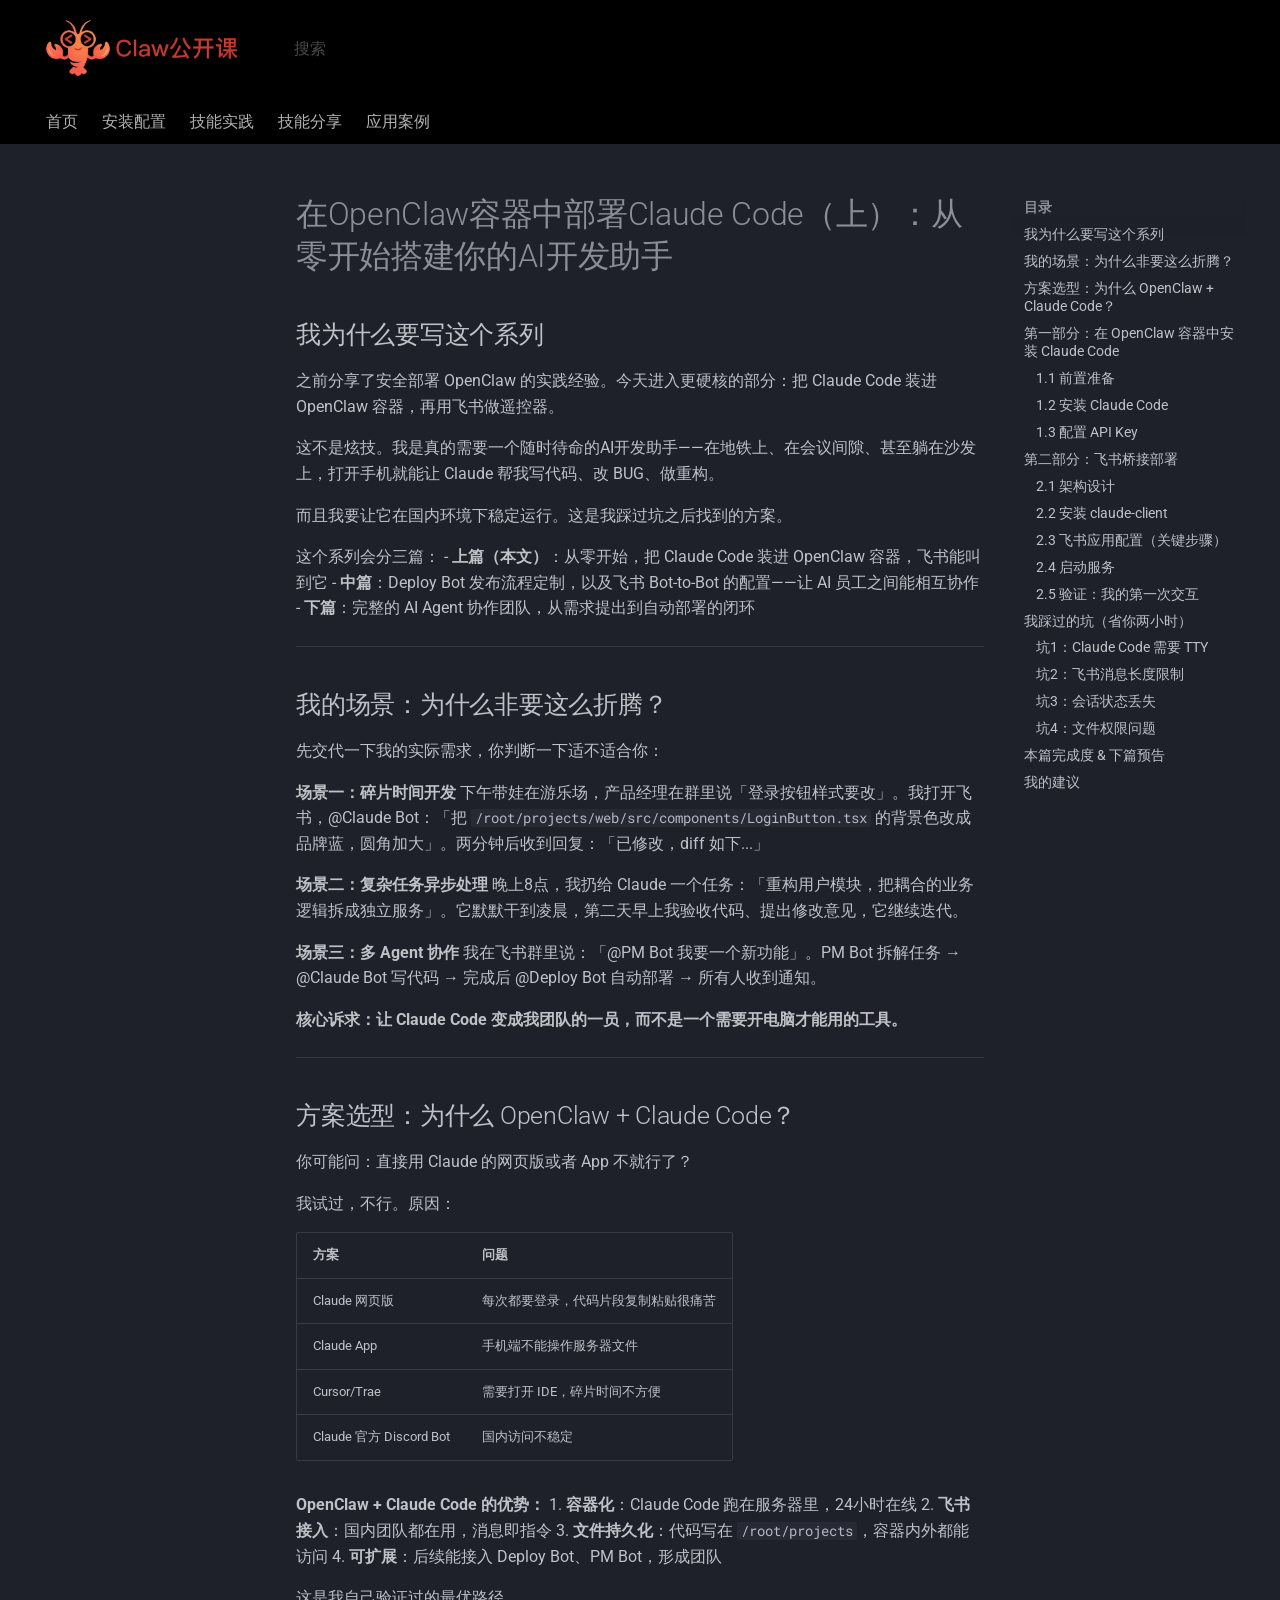
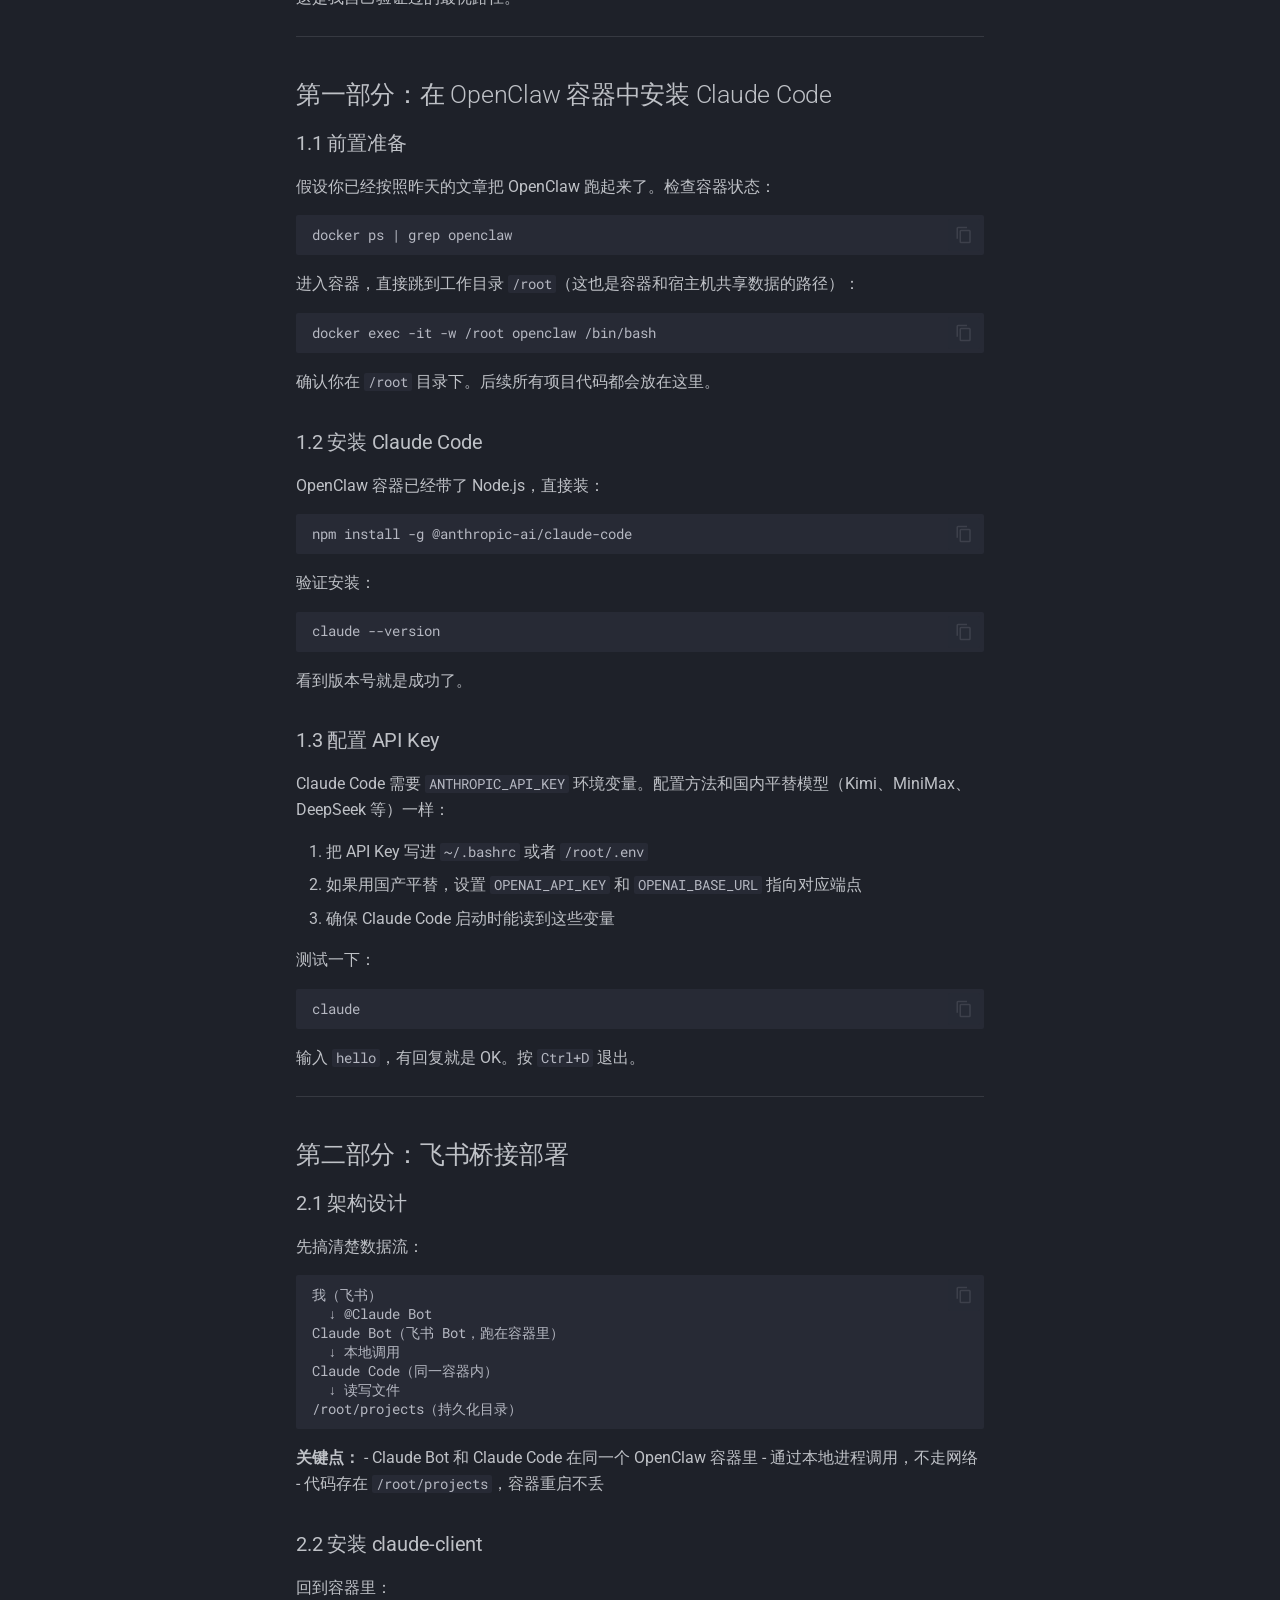
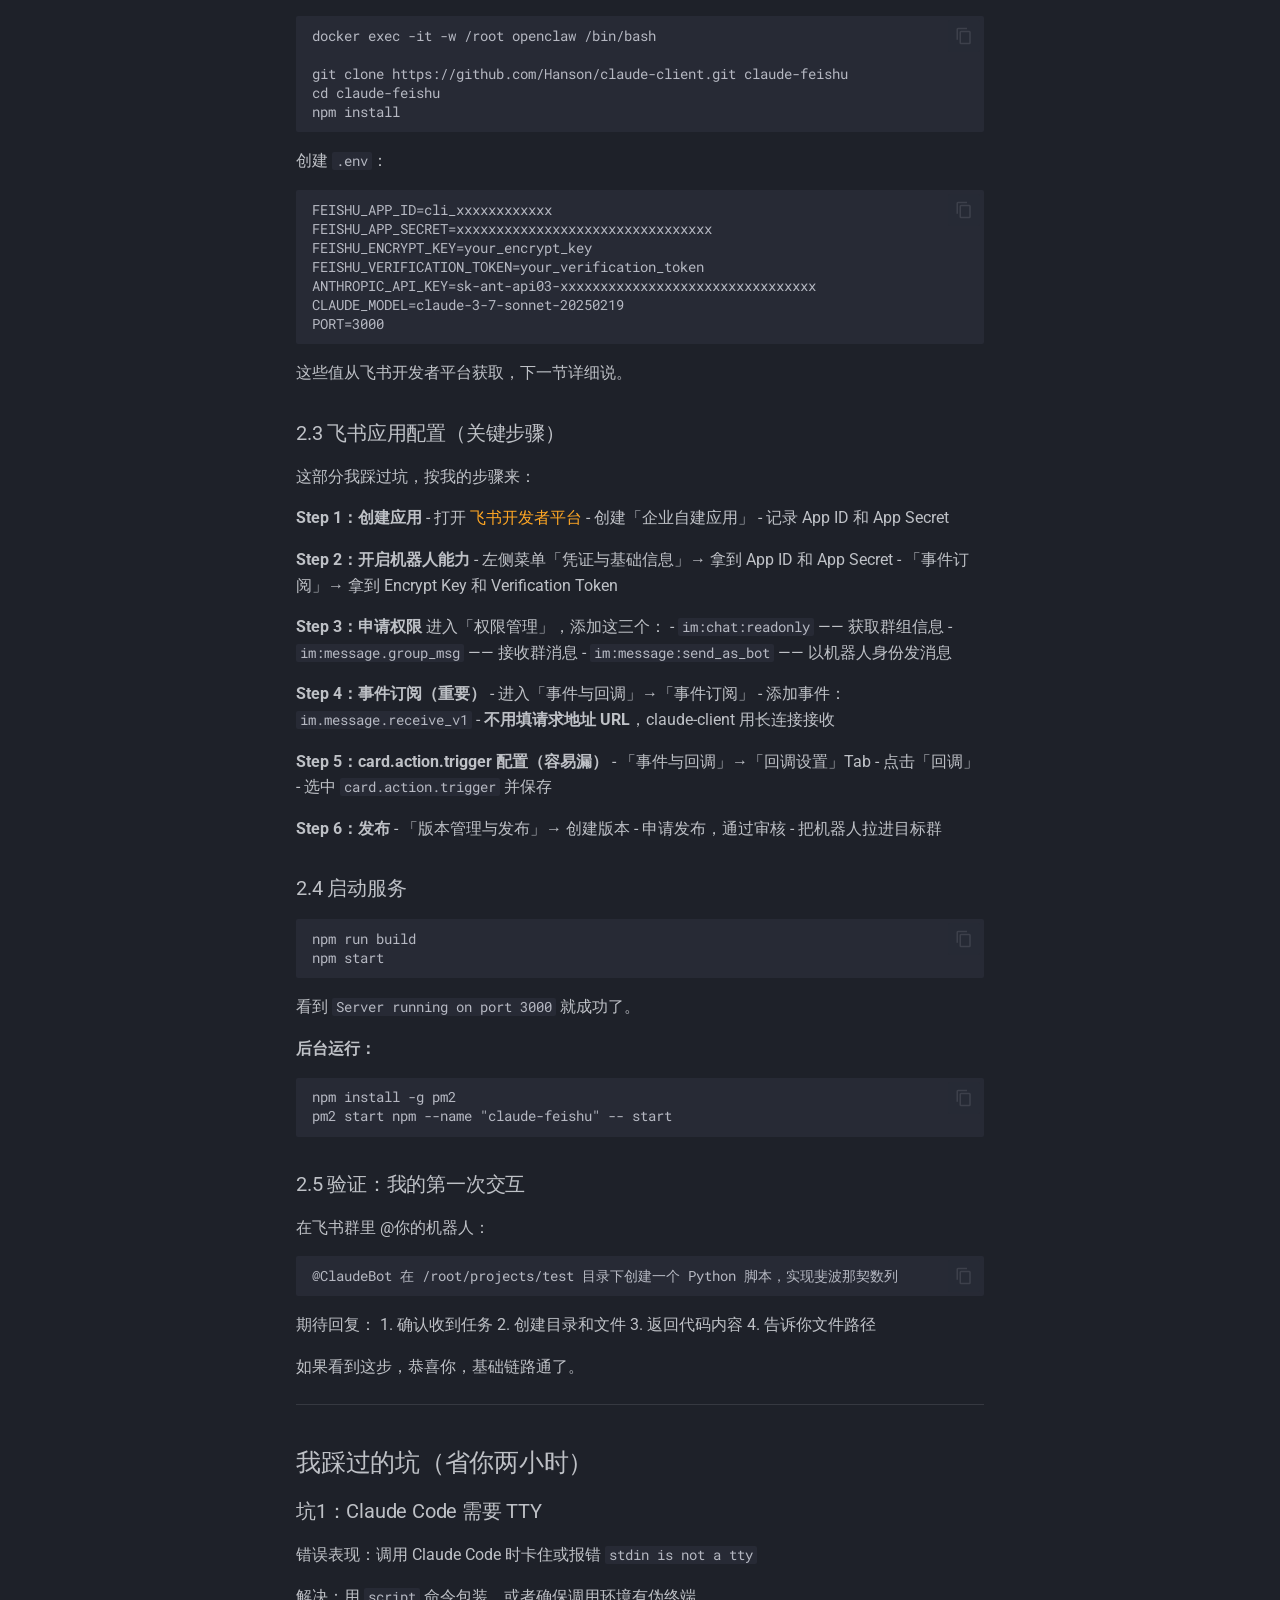
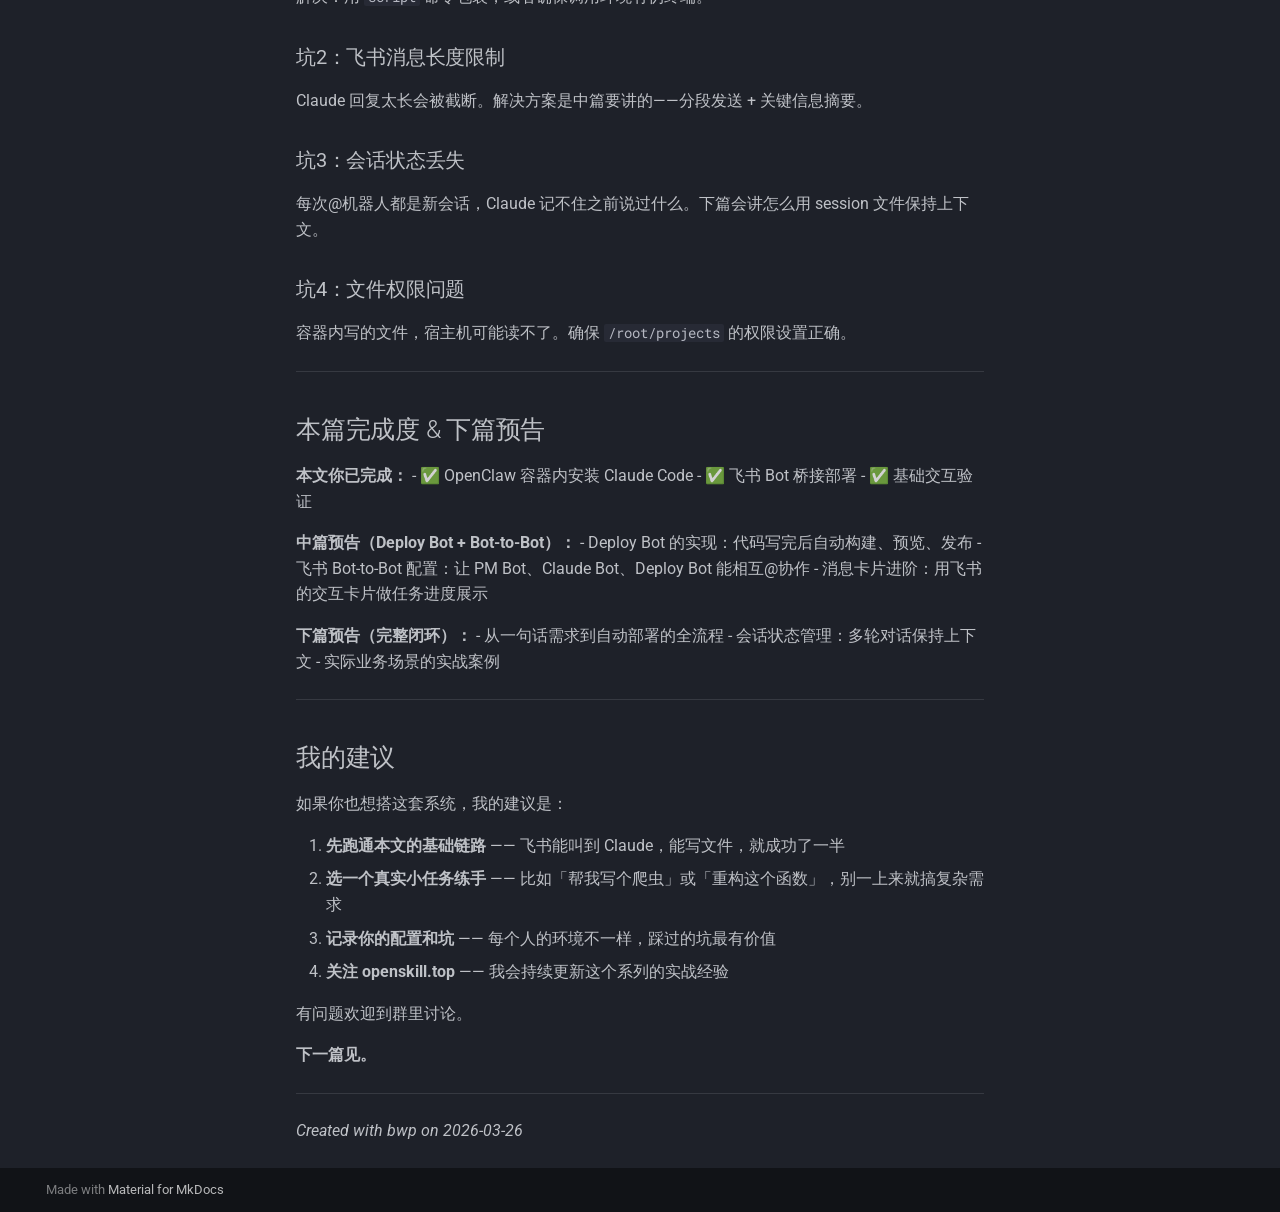
<file: zh/installation/bwp-2026-03-26-openclawclaude-code-v1.4/index.html>
<!doctype html>
<html lang="zh" class="no-js">
  <head>
    
      <meta charset="utf-8">
      <meta name="viewport" content="width=device-width,initial-scale=1">
      
        <meta name="description" content="OpenClaw 公开课 - 技能自动化工作流">
      
      
        <meta name="author" content="OpenSkill Team">
      
      
        <link rel="canonical" href="https://openskill.top/zh/installation/bwp-2026-03-26-openclawclaude-code-v1.4/">
      
      
      
      
        
      
      
      <link rel="icon" href="../../../assets/images/favicon.png">
      <meta name="generator" content="mkdocs-1.6.1, mkdocs-material-9.7.6">
    
    
      
        <title>在OpenClaw容器中部署Claude Code（上）：从零开始搭建你的AI开发助手 - OpenSkill.Top</title>
      
    
    
      <link rel="stylesheet" href="../../../assets/stylesheets/main.484c7ddc.min.css">
      
        
        <link rel="stylesheet" href="../../../assets/stylesheets/palette.ab4e12ef.min.css">
      
      


    
    
      
    
    
      
        
        
        <link rel="preconnect" href="https://fonts.gstatic.com" crossorigin>
        <link rel="stylesheet" href="https://fonts.googleapis.com/css?family=Roboto:300,300i,400,400i,700,700i%7CRoboto+Mono:400,400i,700,700i&display=fallback">
        <style>:root{--md-text-font:"Roboto";--md-code-font:"Roboto Mono"}</style>
      
    
    
      <link rel="stylesheet" href="../../../stylesheets/extra.css">
    
    <script>__md_scope=new URL("../../..",location),__md_hash=e=>[...e].reduce(((e,_)=>(e<<5)-e+_.charCodeAt(0)),0),__md_get=(e,_=localStorage,t=__md_scope)=>JSON.parse(_.getItem(t.pathname+"."+e)),__md_set=(e,_,t=localStorage,a=__md_scope)=>{try{t.setItem(a.pathname+"."+e,JSON.stringify(_))}catch(e){}}</script>
    
      

    
    
  </head>
  
  
    
    
    
    
    
    <body dir="ltr" data-md-color-scheme="slate" data-md-color-primary="orange" data-md-color-accent="orange">
  
    
    <input class="md-toggle" data-md-toggle="drawer" type="checkbox" id="__drawer" autocomplete="off">
    <input class="md-toggle" data-md-toggle="search" type="checkbox" id="__search" autocomplete="off">
    <label class="md-overlay" for="__drawer"></label>
    <div data-md-component="skip">
      
        
        <a href="#openclawclaude-codeai" class="md-skip">
          跳转至
        </a>
      
    </div>
    <div data-md-component="announce">
      
    </div>
    
    
      

<header class="md-header" data-md-component="header">
  <nav class="md-header__inner md-grid" aria-label="页眉">
    <a href="../../.." title="OpenSkill.Top" class="md-header__button md-logo" aria-label="OpenSkill.Top" data-md-component="logo">
      
  <img src="../../../static/openskill.png" alt="logo">

    </a>
    <label class="md-header__button md-icon" for="__drawer">
      
      <svg xmlns="http://www.w3.org/2000/svg" viewBox="0 0 24 24"><path d="M3 6h18v2H3zm0 5h18v2H3zm0 5h18v2H3z"/></svg>
    </label>
    <div class="md-header__title" data-md-component="header-title">
      <div class="md-header__ellipsis">
        <div class="md-header__topic">
          <span class="md-ellipsis">
            OpenSkill.Top
          </span>
        </div>
        <div class="md-header__topic" data-md-component="header-topic">
          <span class="md-ellipsis">
            
              在OpenClaw容器中部署Claude Code（上）：从零开始搭建你的AI开发助手
            
          </span>
        </div>
      </div>
    </div>
    
      
    
    
    
    
      
      
        <label class="md-header__button md-icon" for="__search">
          
          <svg xmlns="http://www.w3.org/2000/svg" viewBox="0 0 24 24"><path d="M9.5 3A6.5 6.5 0 0 1 16 9.5c0 1.61-.59 3.09-1.56 4.23l.27.27h.79l5 5-1.5 1.5-5-5v-.79l-.27-.27A6.52 6.52 0 0 1 9.5 16 6.5 6.5 0 0 1 3 9.5 6.5 6.5 0 0 1 9.5 3m0 2C7 5 5 7 5 9.5S7 14 9.5 14 14 12 14 9.5 12 5 9.5 5"/></svg>
        </label>
        <div class="md-search" data-md-component="search" role="dialog">
  <label class="md-search__overlay" for="__search"></label>
  <div class="md-search__inner" role="search">
    <form class="md-search__form" name="search">
      <input type="text" class="md-search__input" name="query" aria-label="搜索" placeholder="搜索" autocapitalize="off" autocorrect="off" autocomplete="off" spellcheck="false" data-md-component="search-query" required>
      <label class="md-search__icon md-icon" for="__search">
        
        <svg xmlns="http://www.w3.org/2000/svg" viewBox="0 0 24 24"><path d="M9.5 3A6.5 6.5 0 0 1 16 9.5c0 1.61-.59 3.09-1.56 4.23l.27.27h.79l5 5-1.5 1.5-5-5v-.79l-.27-.27A6.52 6.52 0 0 1 9.5 16 6.5 6.5 0 0 1 3 9.5 6.5 6.5 0 0 1 9.5 3m0 2C7 5 5 7 5 9.5S7 14 9.5 14 14 12 14 9.5 12 5 9.5 5"/></svg>
        
        <svg xmlns="http://www.w3.org/2000/svg" viewBox="0 0 24 24"><path d="M20 11v2H8l5.5 5.5-1.42 1.42L4.16 12l7.92-7.92L13.5 5.5 8 11z"/></svg>
      </label>
      <nav class="md-search__options" aria-label="查找">
        
        <button type="reset" class="md-search__icon md-icon" title="清空当前内容" aria-label="清空当前内容" tabindex="-1">
          
          <svg xmlns="http://www.w3.org/2000/svg" viewBox="0 0 24 24"><path d="M19 6.41 17.59 5 12 10.59 6.41 5 5 6.41 10.59 12 5 17.59 6.41 19 12 13.41 17.59 19 19 17.59 13.41 12z"/></svg>
        </button>
      </nav>
      
        <div class="md-search__suggest" data-md-component="search-suggest"></div>
      
    </form>
    <div class="md-search__output">
      <div class="md-search__scrollwrap" tabindex="0" data-md-scrollfix>
        <div class="md-search-result" data-md-component="search-result">
          <div class="md-search-result__meta">
            正在初始化搜索引擎
          </div>
          <ol class="md-search-result__list" role="presentation"></ol>
        </div>
      </div>
    </div>
  </div>
</div>
      
    
    
  </nav>
  
</header>
    
    <div class="md-container" data-md-component="container">
      
      
        
          
            
<nav class="md-tabs" aria-label="标签" data-md-component="tabs">
  <div class="md-grid">
    <ul class="md-tabs__list">
      
        
  
  
  
  
    <li class="md-tabs__item">
      <a href="../../" class="md-tabs__link">
        
  
  
    
  
  首页

      </a>
    </li>
  

      
        
  
  
  
  
    
    
      <li class="md-tabs__item">
        <a href="../" class="md-tabs__link">
          
  
  
  安装配置

        </a>
      </li>
    
  

      
        
  
  
  
  
    
    
      <li class="md-tabs__item">
        <a href="../../skill-practice/" class="md-tabs__link">
          
  
  
  技能实践

        </a>
      </li>
    
  

      
        
  
  
  
  
    
    
      <li class="md-tabs__item">
        <a href="../../skill-sharing/" class="md-tabs__link">
          
  
  
  技能分享

        </a>
      </li>
    
  

      
        
  
  
  
  
    
    
      <li class="md-tabs__item">
        <a href="../../use-cases/" class="md-tabs__link">
          
  
  
  应用案例

        </a>
      </li>
    
  

      
    </ul>
  </div>
</nav>
          
        
      
      <main class="md-main" data-md-component="main">
        <div class="md-main__inner md-grid">
          
            
              
              <div class="md-sidebar md-sidebar--primary" data-md-component="sidebar" data-md-type="navigation" >
                <div class="md-sidebar__scrollwrap">
                  <div class="md-sidebar__inner">
                    


  


<nav class="md-nav md-nav--primary md-nav--lifted" aria-label="导航栏" data-md-level="0">
  <label class="md-nav__title" for="__drawer">
    <a href="../../.." title="OpenSkill.Top" class="md-nav__button md-logo" aria-label="OpenSkill.Top" data-md-component="logo">
      
  <img src="../../../static/openskill.png" alt="logo">

    </a>
    OpenSkill.Top
  </label>
  
  <ul class="md-nav__list" data-md-scrollfix>
    
      
      
  
  
  
  
    <li class="md-nav__item">
      <a href="../../" class="md-nav__link">
        
  
  
  <span class="md-ellipsis">
    
  
    首页
  

    
  </span>
  
  

      </a>
    </li>
  

    
      
      
  
  
  
  
    
    
    
    
      
      
        
      
    
    
    <li class="md-nav__item md-nav__item--nested">
      
        
        
          
        
        <input class="md-nav__toggle md-toggle md-toggle--indeterminate" type="checkbox" id="__nav_2" >
        
          
          <label class="md-nav__link" for="__nav_2" id="__nav_2_label" tabindex="0">
            
  
  
  <span class="md-ellipsis">
    
  
    安装配置
  

    
  </span>
  
  

            <span class="md-nav__icon md-icon"></span>
          </label>
        
        <nav class="md-nav" data-md-level="1" aria-labelledby="__nav_2_label" aria-expanded="false">
          <label class="md-nav__title" for="__nav_2">
            <span class="md-nav__icon md-icon"></span>
            
  
    安装配置
  

          </label>
          <ul class="md-nav__list" data-md-scrollfix>
            
              
                
  
  
  
  
    <li class="md-nav__item">
      <a href="../" class="md-nav__link">
        
  
  
  <span class="md-ellipsis">
    
  
    安装配置
  

    
  </span>
  
  

      </a>
    </li>
  

              
            
              
                
  
  
  
  
    <li class="md-nav__item">
      <a href="../bwp-2026-03-25-openclaw-v1.1/" class="md-nav__link">
        
  
  
  <span class="md-ellipsis">
    
  
    更安全地部署OpenClaw：我的容器化隔离实践
  

    
  </span>
  
  

      </a>
    </li>
  

              
            
              
                
  
  
  
  
    <li class="md-nav__item">
      <a href="../bwp-2026-03-26-openclawclaude-code-v1.8/" class="md-nav__link">
        
  
  
  <span class="md-ellipsis">
    
  
    在OpenClaw容器中部署Claude Code（上）：从零开始搭建你的AI开发助手
  

    
  </span>
  
  

      </a>
    </li>
  

              
            
          </ul>
        </nav>
      
    </li>
  

    
      
      
  
  
  
  
    
    
    
    
      
      
        
      
    
    
    <li class="md-nav__item md-nav__item--nested">
      
        
        
          
        
        <input class="md-nav__toggle md-toggle md-toggle--indeterminate" type="checkbox" id="__nav_3" >
        
          
          <label class="md-nav__link" for="__nav_3" id="__nav_3_label" tabindex="0">
            
  
  
  <span class="md-ellipsis">
    
  
    技能实践
  

    
  </span>
  
  

            <span class="md-nav__icon md-icon"></span>
          </label>
        
        <nav class="md-nav" data-md-level="1" aria-labelledby="__nav_3_label" aria-expanded="false">
          <label class="md-nav__title" for="__nav_3">
            <span class="md-nav__icon md-icon"></span>
            
  
    技能实践
  

          </label>
          <ul class="md-nav__list" data-md-scrollfix>
            
              
                
  
  
  
  
    <li class="md-nav__item">
      <a href="../../skill-practice/" class="md-nav__link">
        
  
  
  <span class="md-ellipsis">
    
  
    技能实践
  

    
  </span>
  
  

      </a>
    </li>
  

              
            
          </ul>
        </nav>
      
    </li>
  

    
      
      
  
  
  
  
    
    
    
    
      
      
        
      
    
    
    <li class="md-nav__item md-nav__item--nested">
      
        
        
          
        
        <input class="md-nav__toggle md-toggle md-toggle--indeterminate" type="checkbox" id="__nav_4" >
        
          
          <label class="md-nav__link" for="__nav_4" id="__nav_4_label" tabindex="0">
            
  
  
  <span class="md-ellipsis">
    
  
    技能分享
  

    
  </span>
  
  

            <span class="md-nav__icon md-icon"></span>
          </label>
        
        <nav class="md-nav" data-md-level="1" aria-labelledby="__nav_4_label" aria-expanded="false">
          <label class="md-nav__title" for="__nav_4">
            <span class="md-nav__icon md-icon"></span>
            
  
    技能分享
  

          </label>
          <ul class="md-nav__list" data-md-scrollfix>
            
              
                
  
  
  
  
    <li class="md-nav__item">
      <a href="../../skill-sharing/" class="md-nav__link">
        
  
  
  <span class="md-ellipsis">
    
  
    技能分享
  

    
  </span>
  
  

      </a>
    </li>
  

              
            
          </ul>
        </nav>
      
    </li>
  

    
      
      
  
  
  
  
    
    
    
    
      
      
        
      
    
    
    <li class="md-nav__item md-nav__item--nested">
      
        
        
          
        
        <input class="md-nav__toggle md-toggle md-toggle--indeterminate" type="checkbox" id="__nav_5" >
        
          
          <label class="md-nav__link" for="__nav_5" id="__nav_5_label" tabindex="0">
            
  
  
  <span class="md-ellipsis">
    
  
    应用案例
  

    
  </span>
  
  

            <span class="md-nav__icon md-icon"></span>
          </label>
        
        <nav class="md-nav" data-md-level="1" aria-labelledby="__nav_5_label" aria-expanded="false">
          <label class="md-nav__title" for="__nav_5">
            <span class="md-nav__icon md-icon"></span>
            
  
    应用案例
  

          </label>
          <ul class="md-nav__list" data-md-scrollfix>
            
              
                
  
  
  
  
    <li class="md-nav__item">
      <a href="../../use-cases/" class="md-nav__link">
        
  
  
  <span class="md-ellipsis">
    
  
    应用案例
  

    
  </span>
  
  

      </a>
    </li>
  

              
            
          </ul>
        </nav>
      
    </li>
  

    
  </ul>
</nav>
                  </div>
                </div>
              </div>
            
            
              
              <div class="md-sidebar md-sidebar--secondary" data-md-component="sidebar" data-md-type="toc" >
                <div class="md-sidebar__scrollwrap">
                  <div class="md-sidebar__inner">
                    

<nav class="md-nav md-nav--secondary" aria-label="目录">
  
  
  
    
  
  
    <label class="md-nav__title" for="__toc">
      <span class="md-nav__icon md-icon"></span>
      目录
    </label>
    <ul class="md-nav__list" data-md-component="toc" data-md-scrollfix>
      
        <li class="md-nav__item">
  <a href="#_1" class="md-nav__link">
    <span class="md-ellipsis">
      
        我为什么要写这个系列
      
    </span>
  </a>
  
</li>
      
        <li class="md-nav__item">
  <a href="#_2" class="md-nav__link">
    <span class="md-ellipsis">
      
        我的场景：为什么非要这么折腾？
      
    </span>
  </a>
  
</li>
      
        <li class="md-nav__item">
  <a href="#openclaw-claude-code" class="md-nav__link">
    <span class="md-ellipsis">
      
        方案选型：为什么 OpenClaw + Claude Code？
      
    </span>
  </a>
  
</li>
      
        <li class="md-nav__item">
  <a href="#openclaw-claude-code_1" class="md-nav__link">
    <span class="md-ellipsis">
      
        第一部分：在 OpenClaw 容器中安装 Claude Code
      
    </span>
  </a>
  
    <nav class="md-nav" aria-label="第一部分：在 OpenClaw 容器中安装 Claude Code">
      <ul class="md-nav__list">
        
          <li class="md-nav__item">
  <a href="#11" class="md-nav__link">
    <span class="md-ellipsis">
      
        1.1 前置准备
      
    </span>
  </a>
  
</li>
        
          <li class="md-nav__item">
  <a href="#12-claude-code" class="md-nav__link">
    <span class="md-ellipsis">
      
        1.2 安装 Claude Code
      
    </span>
  </a>
  
</li>
        
          <li class="md-nav__item">
  <a href="#13-api-key" class="md-nav__link">
    <span class="md-ellipsis">
      
        1.3 配置 API Key
      
    </span>
  </a>
  
</li>
        
      </ul>
    </nav>
  
</li>
      
        <li class="md-nav__item">
  <a href="#_3" class="md-nav__link">
    <span class="md-ellipsis">
      
        第二部分：飞书桥接部署
      
    </span>
  </a>
  
    <nav class="md-nav" aria-label="第二部分：飞书桥接部署">
      <ul class="md-nav__list">
        
          <li class="md-nav__item">
  <a href="#21" class="md-nav__link">
    <span class="md-ellipsis">
      
        2.1 架构设计
      
    </span>
  </a>
  
</li>
        
          <li class="md-nav__item">
  <a href="#22-claude-client" class="md-nav__link">
    <span class="md-ellipsis">
      
        2.2 安装 claude-client
      
    </span>
  </a>
  
</li>
        
          <li class="md-nav__item">
  <a href="#23" class="md-nav__link">
    <span class="md-ellipsis">
      
        2.3 飞书应用配置（关键步骤）
      
    </span>
  </a>
  
</li>
        
          <li class="md-nav__item">
  <a href="#24" class="md-nav__link">
    <span class="md-ellipsis">
      
        2.4 启动服务
      
    </span>
  </a>
  
</li>
        
          <li class="md-nav__item">
  <a href="#25" class="md-nav__link">
    <span class="md-ellipsis">
      
        2.5 验证：我的第一次交互
      
    </span>
  </a>
  
</li>
        
      </ul>
    </nav>
  
</li>
      
        <li class="md-nav__item">
  <a href="#_4" class="md-nav__link">
    <span class="md-ellipsis">
      
        我踩过的坑（省你两小时）
      
    </span>
  </a>
  
    <nav class="md-nav" aria-label="我踩过的坑（省你两小时）">
      <ul class="md-nav__list">
        
          <li class="md-nav__item">
  <a href="#1claude-code-tty" class="md-nav__link">
    <span class="md-ellipsis">
      
        坑1：Claude Code 需要 TTY
      
    </span>
  </a>
  
</li>
        
          <li class="md-nav__item">
  <a href="#2" class="md-nav__link">
    <span class="md-ellipsis">
      
        坑2：飞书消息长度限制
      
    </span>
  </a>
  
</li>
        
          <li class="md-nav__item">
  <a href="#3" class="md-nav__link">
    <span class="md-ellipsis">
      
        坑3：会话状态丢失
      
    </span>
  </a>
  
</li>
        
          <li class="md-nav__item">
  <a href="#4" class="md-nav__link">
    <span class="md-ellipsis">
      
        坑4：文件权限问题
      
    </span>
  </a>
  
</li>
        
      </ul>
    </nav>
  
</li>
      
        <li class="md-nav__item">
  <a href="#_5" class="md-nav__link">
    <span class="md-ellipsis">
      
        本篇完成度 &amp; 下篇预告
      
    </span>
  </a>
  
</li>
      
        <li class="md-nav__item">
  <a href="#_6" class="md-nav__link">
    <span class="md-ellipsis">
      
        我的建议
      
    </span>
  </a>
  
</li>
      
    </ul>
  
</nav>
                  </div>
                </div>
              </div>
            
          
          
            <div class="md-content" data-md-component="content">
              
              <article class="md-content__inner md-typeset">
                
                  



<h1 id="openclawclaude-codeai">在OpenClaw容器中部署Claude Code（上）：从零开始搭建你的AI开发助手</h1>
<h2 id="_1">我为什么要写这个系列</h2>
<p>之前分享了安全部署 OpenClaw 的实践经验。今天进入更硬核的部分：把 Claude Code 装进 OpenClaw 容器，再用飞书做遥控器。</p>
<p>这不是炫技。我是真的需要一个随时待命的AI开发助手——在地铁上、在会议间隙、甚至躺在沙发上，打开手机就能让 Claude 帮我写代码、改 BUG、做重构。</p>
<p>而且我要让它在国内环境下稳定运行。这是我踩过坑之后找到的方案。</p>
<p>这个系列会分三篇：
- <strong>上篇（本文）</strong>：从零开始，把 Claude Code 装进 OpenClaw 容器，飞书能叫到它
- <strong>中篇</strong>：Deploy Bot 发布流程定制，以及飞书 Bot-to-Bot 的配置——让 AI 员工之间能相互协作
- <strong>下篇</strong>：完整的 AI Agent 协作团队，从需求提出到自动部署的闭环</p>
<hr />
<h2 id="_2">我的场景：为什么非要这么折腾？</h2>
<p>先交代一下我的实际需求，你判断一下适不适合你：</p>
<p><strong>场景一：碎片时间开发</strong>
下午带娃在游乐场，产品经理在群里说「登录按钮样式要改」。我打开飞书，@Claude Bot：「把 <code>/root/projects/web/src/components/LoginButton.tsx</code> 的背景色改成品牌蓝，圆角加大」。两分钟后收到回复：「已修改，diff 如下...」</p>
<p><strong>场景二：复杂任务异步处理</strong>
晚上8点，我扔给 Claude 一个任务：「重构用户模块，把耦合的业务逻辑拆成独立服务」。它默默干到凌晨，第二天早上我验收代码、提出修改意见，它继续迭代。</p>
<p><strong>场景三：多 Agent 协作</strong>
我在飞书群里说：「@PM Bot 我要一个新功能」。PM Bot 拆解任务 → @Claude Bot 写代码 → 完成后 @Deploy Bot 自动部署 → 所有人收到通知。</p>
<p><strong>核心诉求：让 Claude Code 变成我团队的一员，而不是一个需要开电脑才能用的工具。</strong></p>
<hr />
<h2 id="openclaw-claude-code">方案选型：为什么 OpenClaw + Claude Code？</h2>
<p>你可能问：直接用 Claude 的网页版或者 App 不就行了？</p>
<p>我试过，不行。原因：</p>
<table>
<thead>
<tr>
<th>方案</th>
<th>问题</th>
</tr>
</thead>
<tbody>
<tr>
<td>Claude 网页版</td>
<td>每次都要登录，代码片段复制粘贴很痛苦</td>
</tr>
<tr>
<td>Claude App</td>
<td>手机端不能操作服务器文件</td>
</tr>
<tr>
<td>Cursor/Trae</td>
<td>需要打开 IDE，碎片时间不方便</td>
</tr>
<tr>
<td>Claude 官方 Discord Bot</td>
<td>国内访问不稳定</td>
</tr>
</tbody>
</table>
<p><strong>OpenClaw + Claude Code 的优势：</strong>
1. <strong>容器化</strong>：Claude Code 跑在服务器里，24小时在线
2. <strong>飞书接入</strong>：国内团队都在用，消息即指令
3. <strong>文件持久化</strong>：代码写在 <code>/root/projects</code>，容器内外都能访问
4. <strong>可扩展</strong>：后续能接入 Deploy Bot、PM Bot，形成团队</p>
<p>这是我自己验证过的最优路径。</p>
<hr />
<h2 id="openclaw-claude-code_1">第一部分：在 OpenClaw 容器中安装 Claude Code</h2>
<h3 id="11">1.1 前置准备</h3>
<p>假设你已经按照昨天的文章把 OpenClaw 跑起来了。检查容器状态：</p>
<pre><code class="language-bash">docker ps | grep openclaw
</code></pre>
<p>进入容器，直接跳到工作目录 <code>/root</code>（这也是容器和宿主机共享数据的路径）：</p>
<pre><code class="language-bash">docker exec -it -w /root openclaw /bin/bash
</code></pre>
<p>确认你在 <code>/root</code> 目录下。后续所有项目代码都会放在这里。</p>
<h3 id="12-claude-code">1.2 安装 Claude Code</h3>
<p>OpenClaw 容器已经带了 Node.js，直接装：</p>
<pre><code class="language-bash">npm install -g @anthropic-ai/claude-code
</code></pre>
<p>验证安装：</p>
<pre><code class="language-bash">claude --version
</code></pre>
<p>看到版本号就是成功了。</p>
<h3 id="13-api-key">1.3 配置 API Key</h3>
<p>Claude Code 需要 <code>ANTHROPIC_API_KEY</code> 环境变量。配置方法和国内平替模型（Kimi、MiniMax、DeepSeek 等）一样：</p>
<ol>
<li>把 API Key 写进 <code>~/.bashrc</code> 或者 <code>/root/.env</code></li>
<li>如果用国产平替，设置 <code>OPENAI_API_KEY</code> 和 <code>OPENAI_BASE_URL</code> 指向对应端点</li>
<li>确保 Claude Code 启动时能读到这些变量</li>
</ol>
<p>测试一下：</p>
<pre><code class="language-bash">claude
</code></pre>
<p>输入 <code>hello</code>，有回复就是 OK。按 <code>Ctrl+D</code> 退出。</p>
<hr />
<h2 id="_3">第二部分：飞书桥接部署</h2>
<h3 id="21">2.1 架构设计</h3>
<p>先搞清楚数据流：</p>
<pre><code>我（飞书）
  ↓ @Claude Bot
Claude Bot（飞书 Bot，跑在容器里）
  ↓ 本地调用
Claude Code（同一容器内）
  ↓ 读写文件
/root/projects（持久化目录）
</code></pre>
<p><strong>关键点：</strong>
- Claude Bot 和 Claude Code 在同一个 OpenClaw 容器里
- 通过本地进程调用，不走网络
- 代码存在 <code>/root/projects</code>，容器重启不丢</p>
<h3 id="22-claude-client">2.2 安装 claude-client</h3>
<p>回到容器里：</p>
<pre><code class="language-bash">docker exec -it -w /root openclaw /bin/bash

git clone https://github.com/Hanson/claude-client.git claude-feishu
cd claude-feishu
npm install
</code></pre>
<p>创建 <code>.env</code>：</p>
<pre><code class="language-bash">FEISHU_APP_ID=cli_xxxxxxxxxxxx
FEISHU_APP_SECRET=xxxxxxxxxxxxxxxxxxxxxxxxxxxxxxxx
FEISHU_ENCRYPT_KEY=your_encrypt_key
FEISHU_VERIFICATION_TOKEN=your_verification_token
ANTHROPIC_API_KEY=sk-ant-api03-xxxxxxxxxxxxxxxxxxxxxxxxxxxxxxxx
CLAUDE_MODEL=claude-3-7-sonnet-20250219
PORT=3000
</code></pre>
<p>这些值从飞书开发者平台获取，下一节详细说。</p>
<h3 id="23">2.3 飞书应用配置（关键步骤）</h3>
<p>这部分我踩过坑，按我的步骤来：</p>
<p><strong>Step 1：创建应用</strong>
- 打开 <a href="https://open.feishu.cn/">飞书开发者平台</a>
- 创建「企业自建应用」
- 记录 App ID 和 App Secret</p>
<p><strong>Step 2：开启机器人能力</strong>
- 左侧菜单「凭证与基础信息」→ 拿到 App ID 和 App Secret
- 「事件订阅」→ 拿到 Encrypt Key 和 Verification Token</p>
<p><strong>Step 3：申请权限</strong>
进入「权限管理」，添加这三个：
- <code>im:chat:readonly</code> —— 获取群组信息
- <code>im:message.group_msg</code> —— 接收群消息
- <code>im:message:send_as_bot</code> —— 以机器人身份发消息</p>
<p><strong>Step 4：事件订阅（重要）</strong>
- 进入「事件与回调」→「事件订阅」
- 添加事件：<code>im.message.receive_v1</code>
- <strong>不用填请求地址 URL</strong>，claude-client 用长连接接收</p>
<p><strong>Step 5：card.action.trigger 配置（容易漏）</strong>
- 「事件与回调」→「回调设置」Tab
- 点击「回调」
- 选中 <code>card.action.trigger</code> 并保存</p>
<p><strong>Step 6：发布</strong>
- 「版本管理与发布」→ 创建版本
- 申请发布，通过审核
- 把机器人拉进目标群</p>
<h3 id="24">2.4 启动服务</h3>
<pre><code class="language-bash">npm run build
npm start
</code></pre>
<p>看到 <code>Server running on port 3000</code> 就成功了。</p>
<p><strong>后台运行：</strong></p>
<pre><code class="language-bash">npm install -g pm2
pm2 start npm --name &quot;claude-feishu&quot; -- start
</code></pre>
<h3 id="25">2.5 验证：我的第一次交互</h3>
<p>在飞书群里 @你的机器人：</p>
<pre><code>@ClaudeBot 在 /root/projects/test 目录下创建一个 Python 脚本，实现斐波那契数列
</code></pre>
<p>期待回复：
1. 确认收到任务
2. 创建目录和文件
3. 返回代码内容
4. 告诉你文件路径</p>
<p>如果看到这步，恭喜你，基础链路通了。</p>
<hr />
<h2 id="_4">我踩过的坑（省你两小时）</h2>
<h3 id="1claude-code-tty">坑1：Claude Code 需要 TTY</h3>
<p>错误表现：调用 Claude Code 时卡住或报错 <code>stdin is not a tty</code></p>
<p>解决：用 <code>script</code> 命令包装，或者确保调用环境有伪终端。</p>
<h3 id="2">坑2：飞书消息长度限制</h3>
<p>Claude 回复太长会被截断。解决方案是中篇要讲的——分段发送 + 关键信息摘要。</p>
<h3 id="3">坑3：会话状态丢失</h3>
<p>每次@机器人都是新会话，Claude 记不住之前说过什么。下篇会讲怎么用 session 文件保持上下文。</p>
<h3 id="4">坑4：文件权限问题</h3>
<p>容器内写的文件，宿主机可能读不了。确保 <code>/root/projects</code> 的权限设置正确。</p>
<hr />
<h2 id="_5">本篇完成度 &amp; 下篇预告</h2>
<p><strong>本文你已完成：</strong>
- ✅ OpenClaw 容器内安装 Claude Code
- ✅ 飞书 Bot 桥接部署
- ✅ 基础交互验证</p>
<p><strong>中篇预告（Deploy Bot + Bot-to-Bot）：</strong>
- Deploy Bot 的实现：代码写完后自动构建、预览、发布
- 飞书 Bot-to-Bot 配置：让 PM Bot、Claude Bot、Deploy Bot 能相互@协作
- 消息卡片进阶：用飞书的交互卡片做任务进度展示</p>
<p><strong>下篇预告（完整闭环）：</strong>
- 从一句话需求到自动部署的全流程
- 会话状态管理：多轮对话保持上下文
- 实际业务场景的实战案例</p>
<hr />
<h2 id="_6">我的建议</h2>
<p>如果你也想搭这套系统，我的建议是：</p>
<ol>
<li><strong>先跑通本文的基础链路</strong> —— 飞书能叫到 Claude，能写文件，就成功了一半</li>
<li><strong>选一个真实小任务练手</strong> —— 比如「帮我写个爬虫」或「重构这个函数」，别一上来就搞复杂需求</li>
<li><strong>记录你的配置和坑</strong> —— 每个人的环境不一样，踩过的坑最有价值</li>
<li><strong>关注 openskill.top</strong> —— 我会持续更新这个系列的实战经验</li>
</ol>
<p>有问题欢迎到群里讨论。</p>
<p><strong>下一篇见。</strong></p>
<hr />
<p><em>Created with bwp on 2026-03-26</em></p>







  
  






                
              </article>
            </div>
          
          
  <script>var tabs=__md_get("__tabs");if(Array.isArray(tabs))e:for(var set of document.querySelectorAll(".tabbed-set")){var labels=set.querySelector(".tabbed-labels");for(var tab of tabs)for(var label of labels.getElementsByTagName("label"))if(label.innerText.trim()===tab){var input=document.getElementById(label.htmlFor);input.checked=!0;continue e}}</script>

<script>var target=document.getElementById(location.hash.slice(1));target&&target.name&&(target.checked=target.name.startsWith("__tabbed_"))</script>
        </div>
        
      </main>
      
        <footer class="md-footer">
  
  <div class="md-footer-meta md-typeset">
    <div class="md-footer-meta__inner md-grid">
      <div class="md-copyright">
  
  
    Made with
    <a href="https://squidfunk.github.io/mkdocs-material/" target="_blank" rel="noopener">
      Material for MkDocs
    </a>
  
</div>
      
    </div>
  </div>
</footer>
      
    </div>
    <div class="md-dialog" data-md-component="dialog">
      <div class="md-dialog__inner md-typeset"></div>
    </div>
    
    
    
      
      
      <script id="__config" type="application/json">{"annotate": null, "base": "../../..", "features": ["navigation.tabs", "navigation.sections", "navigation.expand", "search.suggest", "search.highlight", "content.tabs.link", "content.code.copy"], "search": "../../../assets/javascripts/workers/search.2c215733.min.js", "tags": null, "translations": {"clipboard.copied": "\u5df2\u590d\u5236", "clipboard.copy": "\u590d\u5236", "search.result.more.one": "\u5728\u8be5\u9875\u4e0a\u8fd8\u6709 1 \u4e2a\u7b26\u5408\u6761\u4ef6\u7684\u7ed3\u679c", "search.result.more.other": "\u5728\u8be5\u9875\u4e0a\u8fd8\u6709 # \u4e2a\u7b26\u5408\u6761\u4ef6\u7684\u7ed3\u679c", "search.result.none": "\u6ca1\u6709\u627e\u5230\u7b26\u5408\u6761\u4ef6\u7684\u7ed3\u679c", "search.result.one": "\u627e\u5230 1 \u4e2a\u7b26\u5408\u6761\u4ef6\u7684\u7ed3\u679c", "search.result.other": "# \u4e2a\u7b26\u5408\u6761\u4ef6\u7684\u7ed3\u679c", "search.result.placeholder": "\u952e\u5165\u4ee5\u5f00\u59cb\u641c\u7d22", "search.result.term.missing": "\u7f3a\u5c11", "select.version": "\u9009\u62e9\u5f53\u524d\u7248\u672c"}, "version": null}</script>
    
    
      <script src="../../../assets/javascripts/bundle.79ae519e.min.js"></script>
      
    
  </body>
</html>
</file>
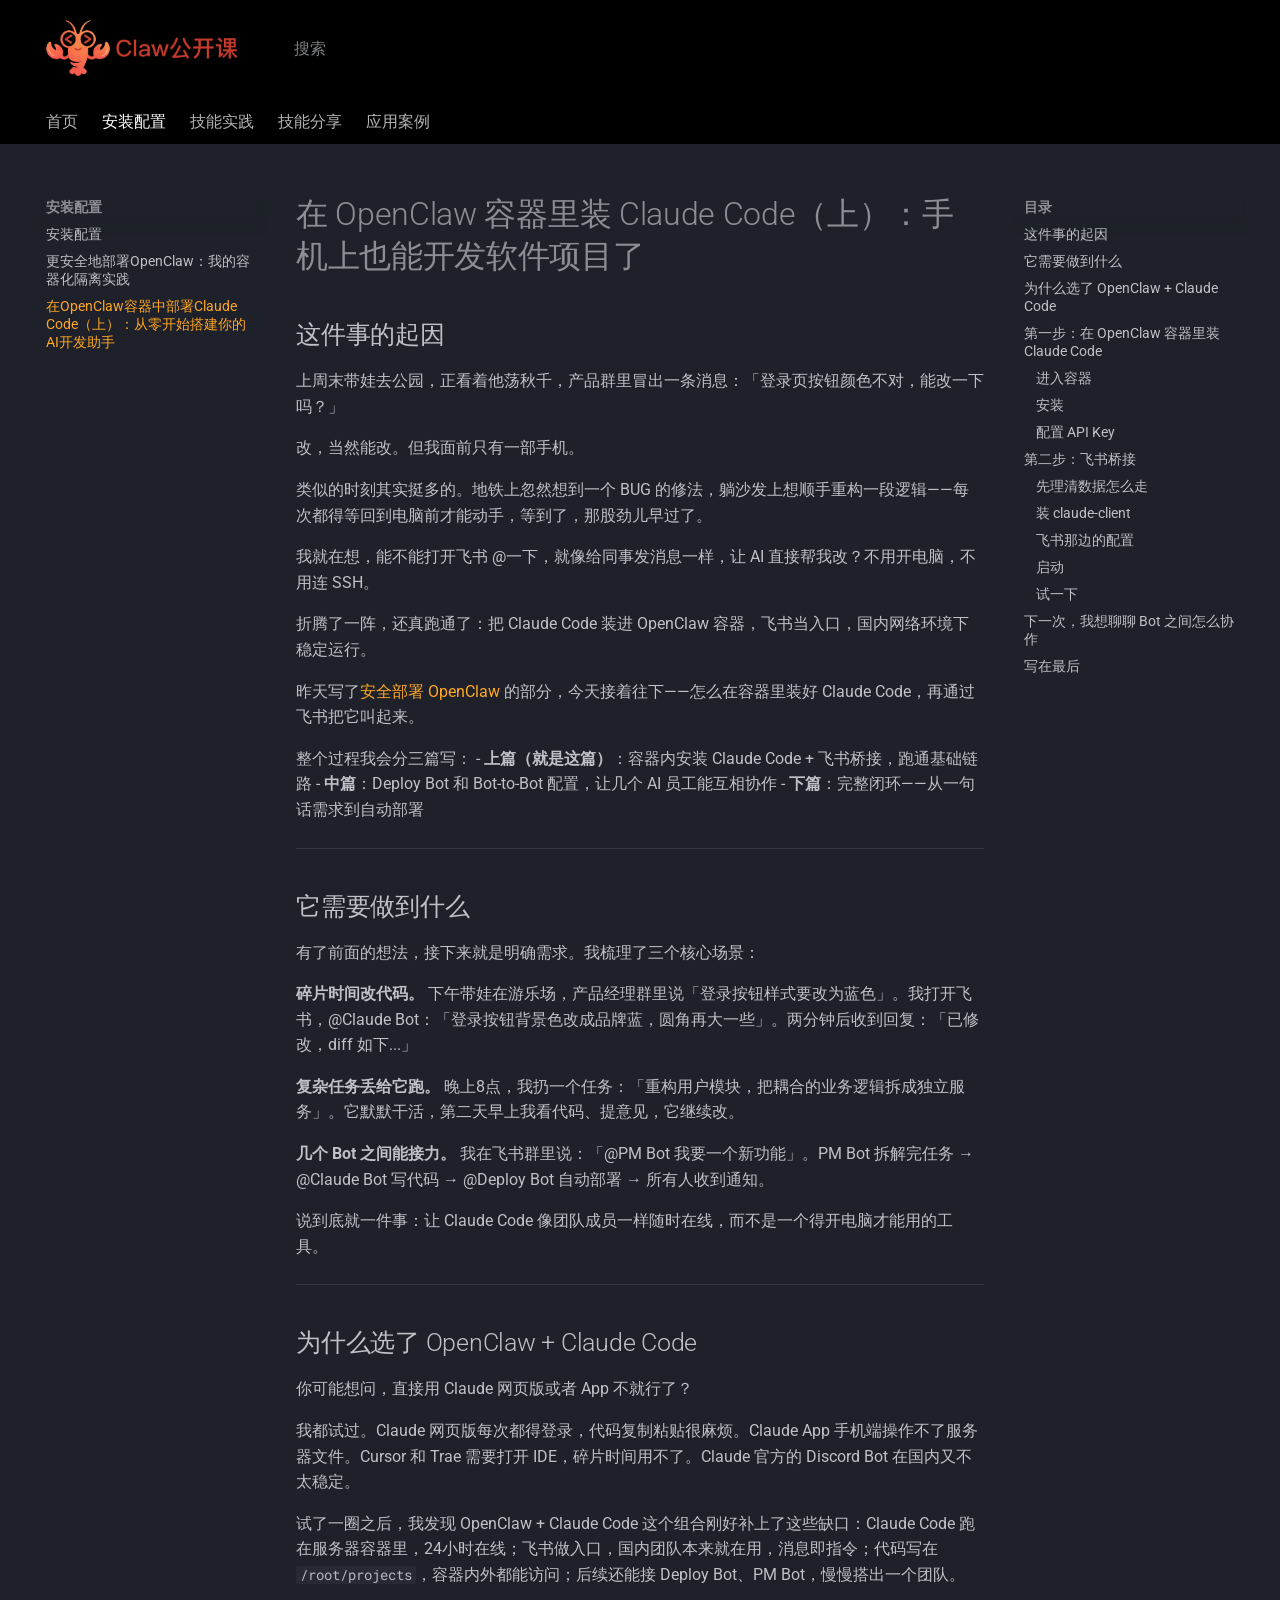
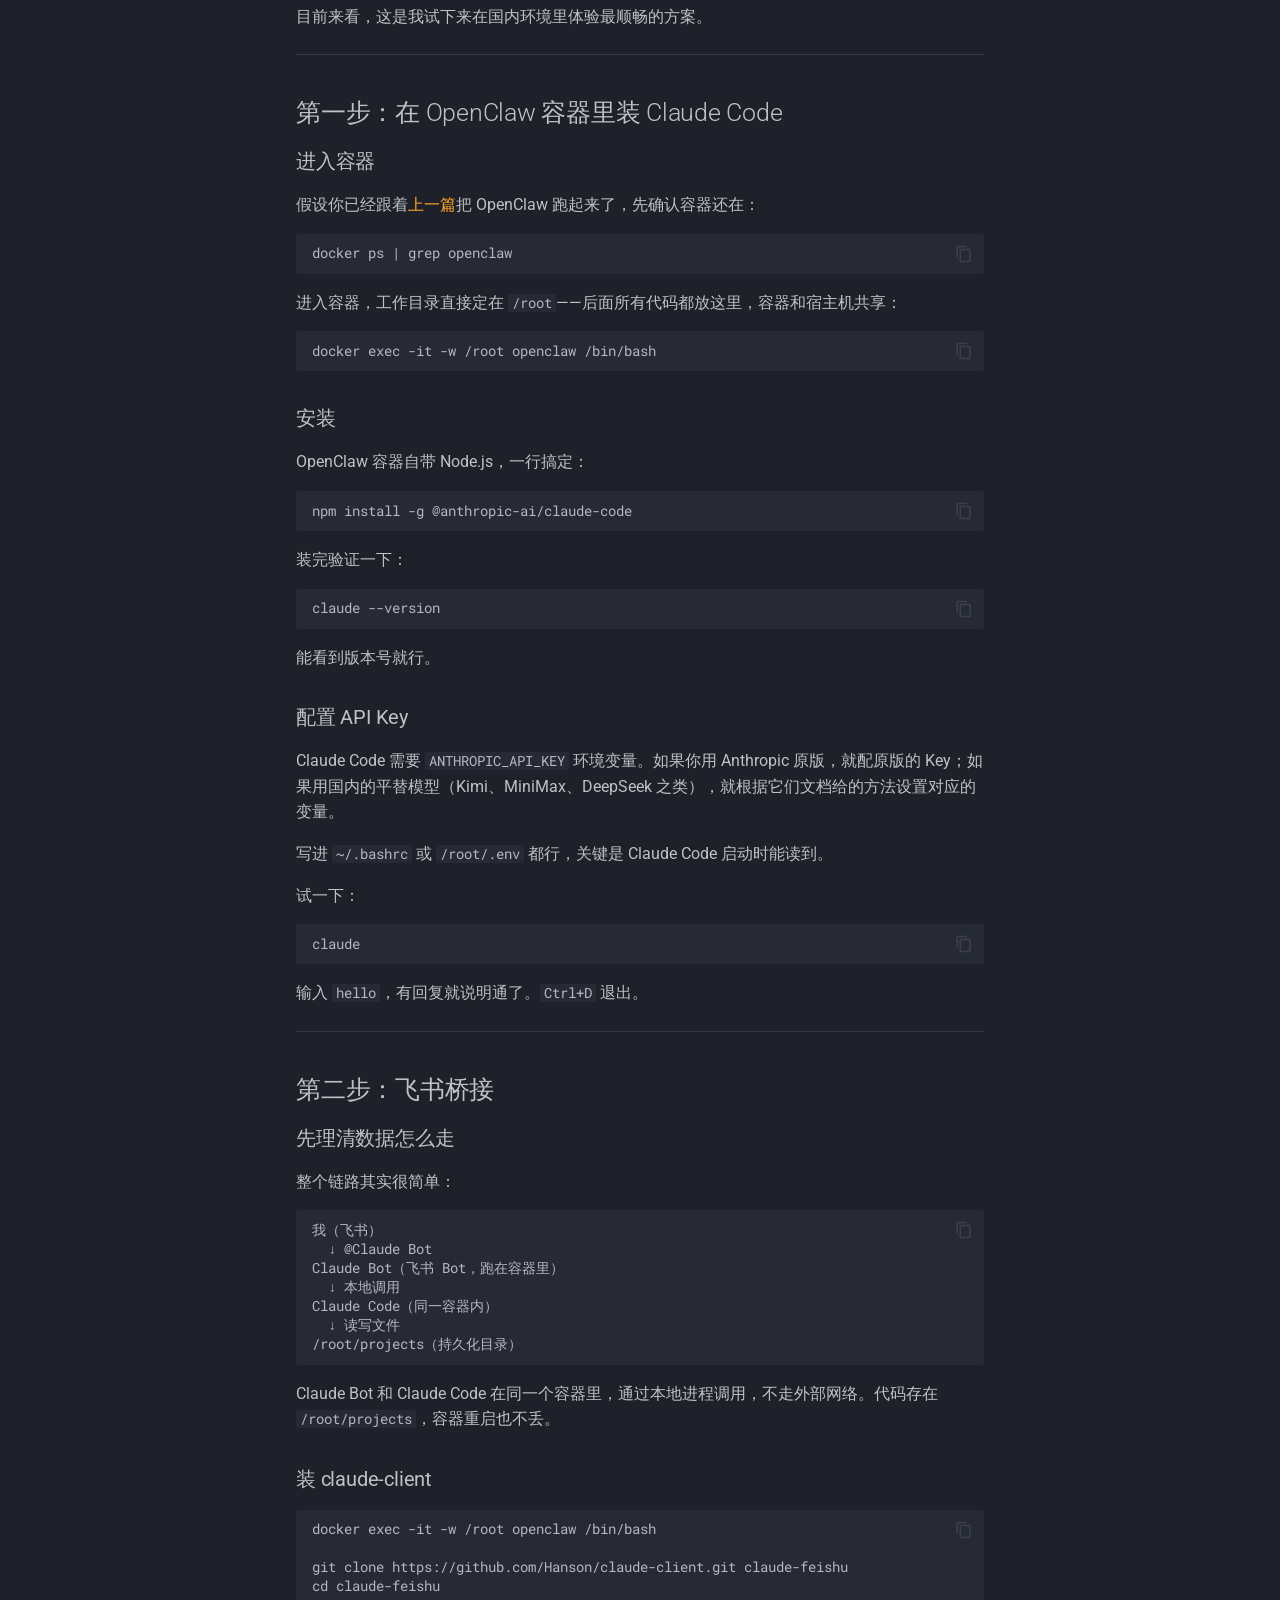
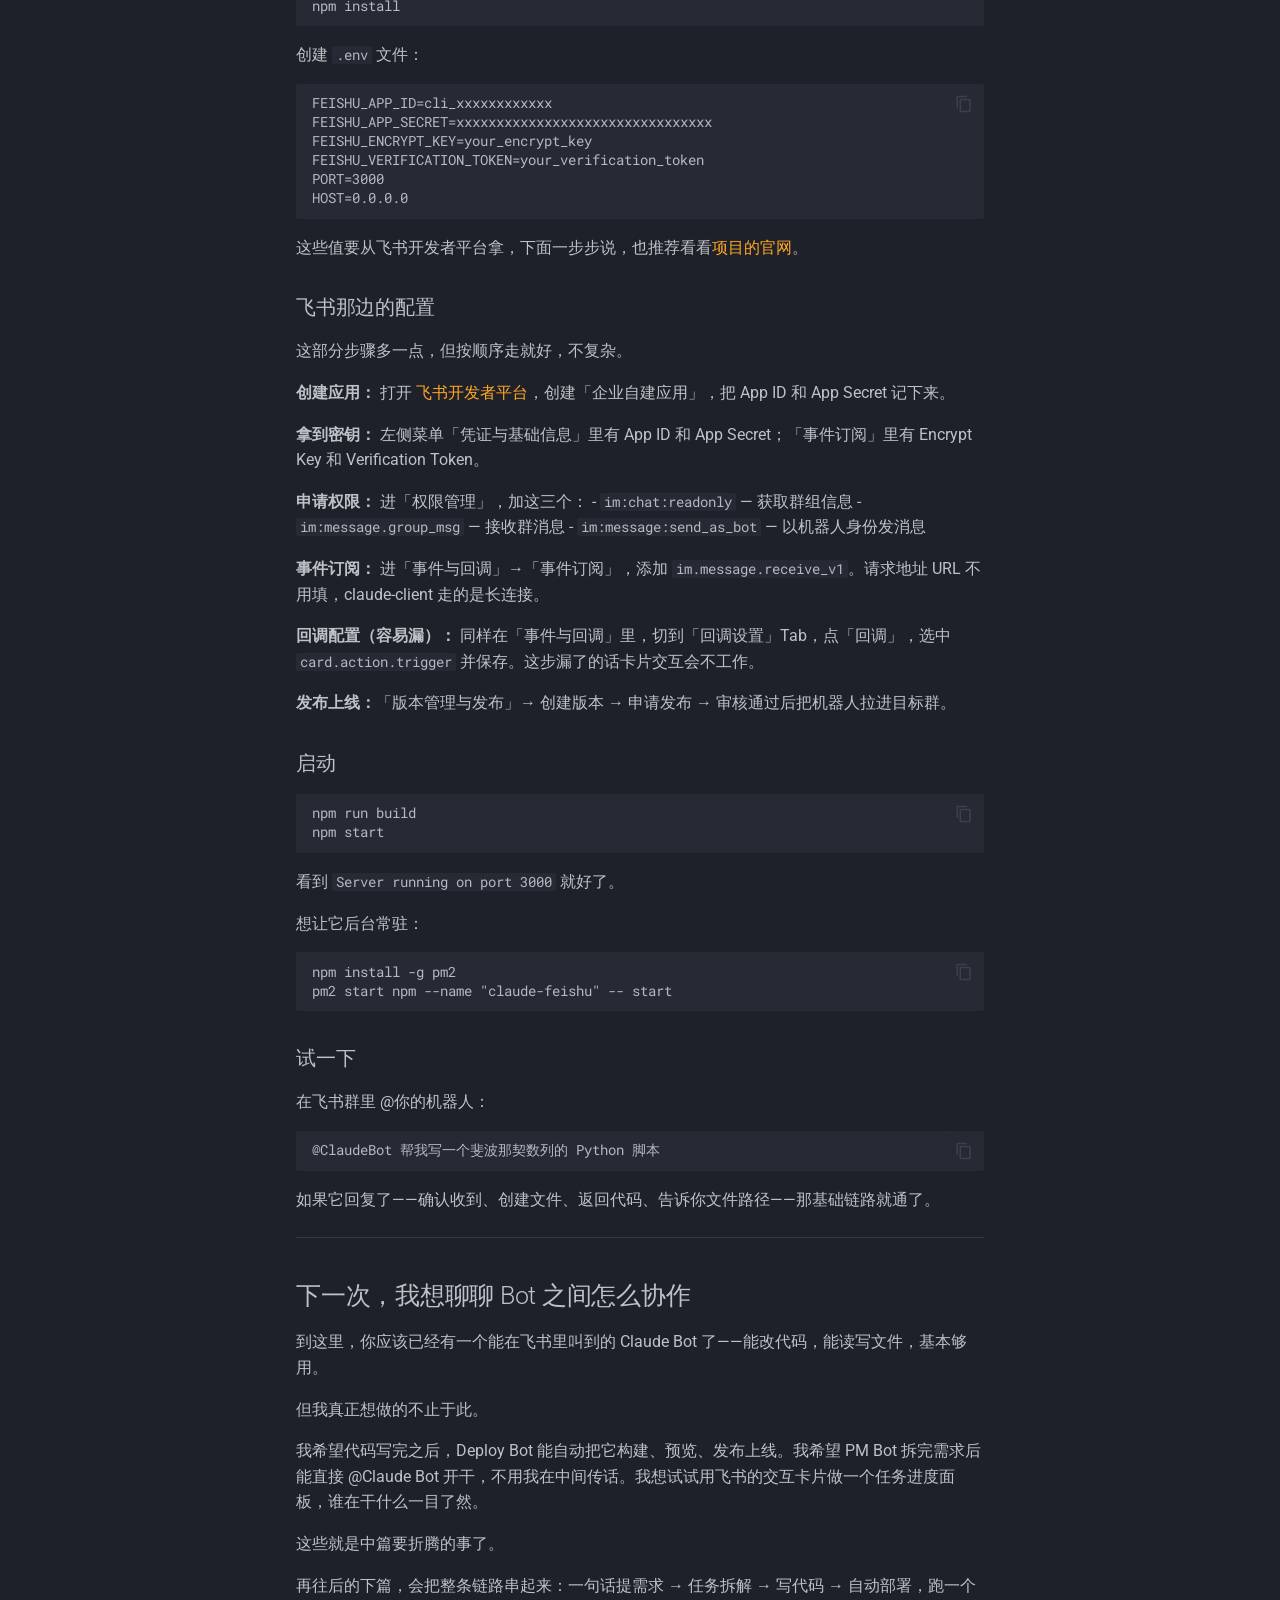
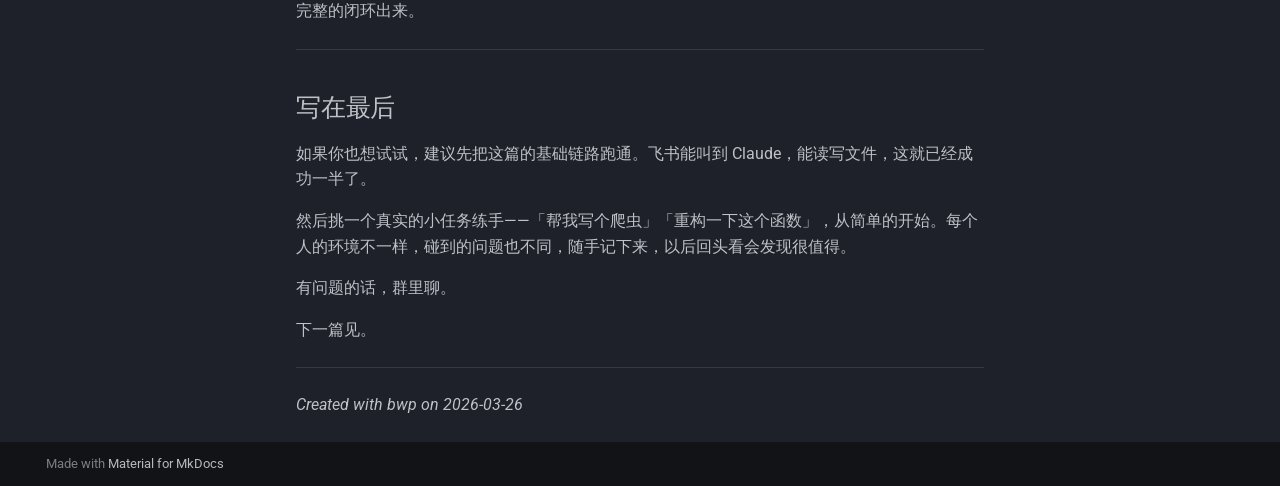
<file: zh/installation/bwp-2026-03-26-openclawclaude-code-v1.8/index.html>
<!doctype html>
<html lang="zh" class="no-js">
  <head>
    
      <meta charset="utf-8">
      <meta name="viewport" content="width=device-width,initial-scale=1">
      
        <meta name="description" content="OpenClaw 公开课 - 技能自动化工作流">
      
      
        <meta name="author" content="OpenSkill Team">
      
      
        <link rel="canonical" href="https://openskill.top/zh/installation/bwp-2026-03-26-openclawclaude-code-v1.8/">
      
      
        <link rel="prev" href="../bwp-2026-03-25-openclaw-v1.1/">
      
      
        <link rel="next" href="../../skill-practice/">
      
      
        
      
      
      <link rel="icon" href="../../../assets/images/favicon.png">
      <meta name="generator" content="mkdocs-1.6.1, mkdocs-material-9.7.6">
    
    
      
        <title>在 OpenClaw 容器里装 Claude Code（上）：手机上也能开发软件项目了 - OpenSkill.Top</title>
      
    
    
      <link rel="stylesheet" href="../../../assets/stylesheets/main.484c7ddc.min.css">
      
        
        <link rel="stylesheet" href="../../../assets/stylesheets/palette.ab4e12ef.min.css">
      
      


    
    
      
    
    
      
        
        
        <link rel="preconnect" href="https://fonts.gstatic.com" crossorigin>
        <link rel="stylesheet" href="https://fonts.googleapis.com/css?family=Roboto:300,300i,400,400i,700,700i%7CRoboto+Mono:400,400i,700,700i&display=fallback">
        <style>:root{--md-text-font:"Roboto";--md-code-font:"Roboto Mono"}</style>
      
    
    
      <link rel="stylesheet" href="../../../stylesheets/extra.css">
    
    <script>__md_scope=new URL("../../..",location),__md_hash=e=>[...e].reduce(((e,_)=>(e<<5)-e+_.charCodeAt(0)),0),__md_get=(e,_=localStorage,t=__md_scope)=>JSON.parse(_.getItem(t.pathname+"."+e)),__md_set=(e,_,t=localStorage,a=__md_scope)=>{try{t.setItem(a.pathname+"."+e,JSON.stringify(_))}catch(e){}}</script>
    
      

    
    
  </head>
  
  
    
    
    
    
    
    <body dir="ltr" data-md-color-scheme="slate" data-md-color-primary="orange" data-md-color-accent="orange">
  
    
    <input class="md-toggle" data-md-toggle="drawer" type="checkbox" id="__drawer" autocomplete="off">
    <input class="md-toggle" data-md-toggle="search" type="checkbox" id="__search" autocomplete="off">
    <label class="md-overlay" for="__drawer"></label>
    <div data-md-component="skip">
      
        
        <a href="#openclaw-claude-code" class="md-skip">
          跳转至
        </a>
      
    </div>
    <div data-md-component="announce">
      
    </div>
    
    
      

<header class="md-header" data-md-component="header">
  <nav class="md-header__inner md-grid" aria-label="页眉">
    <a href="../../.." title="OpenSkill.Top" class="md-header__button md-logo" aria-label="OpenSkill.Top" data-md-component="logo">
      
  <img src="../../../static/openskill.png" alt="logo">

    </a>
    <label class="md-header__button md-icon" for="__drawer">
      
      <svg xmlns="http://www.w3.org/2000/svg" viewBox="0 0 24 24"><path d="M3 6h18v2H3zm0 5h18v2H3zm0 5h18v2H3z"/></svg>
    </label>
    <div class="md-header__title" data-md-component="header-title">
      <div class="md-header__ellipsis">
        <div class="md-header__topic">
          <span class="md-ellipsis">
            OpenSkill.Top
          </span>
        </div>
        <div class="md-header__topic" data-md-component="header-topic">
          <span class="md-ellipsis">
            
              在 OpenClaw 容器里装 Claude Code（上）：手机上也能开发软件项目了
            
          </span>
        </div>
      </div>
    </div>
    
      
    
    
    
    
      
      
        <label class="md-header__button md-icon" for="__search">
          
          <svg xmlns="http://www.w3.org/2000/svg" viewBox="0 0 24 24"><path d="M9.5 3A6.5 6.5 0 0 1 16 9.5c0 1.61-.59 3.09-1.56 4.23l.27.27h.79l5 5-1.5 1.5-5-5v-.79l-.27-.27A6.52 6.52 0 0 1 9.5 16 6.5 6.5 0 0 1 3 9.5 6.5 6.5 0 0 1 9.5 3m0 2C7 5 5 7 5 9.5S7 14 9.5 14 14 12 14 9.5 12 5 9.5 5"/></svg>
        </label>
        <div class="md-search" data-md-component="search" role="dialog">
  <label class="md-search__overlay" for="__search"></label>
  <div class="md-search__inner" role="search">
    <form class="md-search__form" name="search">
      <input type="text" class="md-search__input" name="query" aria-label="搜索" placeholder="搜索" autocapitalize="off" autocorrect="off" autocomplete="off" spellcheck="false" data-md-component="search-query" required>
      <label class="md-search__icon md-icon" for="__search">
        
        <svg xmlns="http://www.w3.org/2000/svg" viewBox="0 0 24 24"><path d="M9.5 3A6.5 6.5 0 0 1 16 9.5c0 1.61-.59 3.09-1.56 4.23l.27.27h.79l5 5-1.5 1.5-5-5v-.79l-.27-.27A6.52 6.52 0 0 1 9.5 16 6.5 6.5 0 0 1 3 9.5 6.5 6.5 0 0 1 9.5 3m0 2C7 5 5 7 5 9.5S7 14 9.5 14 14 12 14 9.5 12 5 9.5 5"/></svg>
        
        <svg xmlns="http://www.w3.org/2000/svg" viewBox="0 0 24 24"><path d="M20 11v2H8l5.5 5.5-1.42 1.42L4.16 12l7.92-7.92L13.5 5.5 8 11z"/></svg>
      </label>
      <nav class="md-search__options" aria-label="查找">
        
        <button type="reset" class="md-search__icon md-icon" title="清空当前内容" aria-label="清空当前内容" tabindex="-1">
          
          <svg xmlns="http://www.w3.org/2000/svg" viewBox="0 0 24 24"><path d="M19 6.41 17.59 5 12 10.59 6.41 5 5 6.41 10.59 12 5 17.59 6.41 19 12 13.41 17.59 19 19 17.59 13.41 12z"/></svg>
        </button>
      </nav>
      
        <div class="md-search__suggest" data-md-component="search-suggest"></div>
      
    </form>
    <div class="md-search__output">
      <div class="md-search__scrollwrap" tabindex="0" data-md-scrollfix>
        <div class="md-search-result" data-md-component="search-result">
          <div class="md-search-result__meta">
            正在初始化搜索引擎
          </div>
          <ol class="md-search-result__list" role="presentation"></ol>
        </div>
      </div>
    </div>
  </div>
</div>
      
    
    
  </nav>
  
</header>
    
    <div class="md-container" data-md-component="container">
      
      
        
          
            
<nav class="md-tabs" aria-label="标签" data-md-component="tabs">
  <div class="md-grid">
    <ul class="md-tabs__list">
      
        
  
  
  
  
    <li class="md-tabs__item">
      <a href="../../" class="md-tabs__link">
        
  
  
    
  
  首页

      </a>
    </li>
  

      
        
  
  
  
    
  
  
    
    
      <li class="md-tabs__item md-tabs__item--active">
        <a href="../" class="md-tabs__link">
          
  
  
  安装配置

        </a>
      </li>
    
  

      
        
  
  
  
  
    
    
      <li class="md-tabs__item">
        <a href="../../skill-practice/" class="md-tabs__link">
          
  
  
  技能实践

        </a>
      </li>
    
  

      
        
  
  
  
  
    
    
      <li class="md-tabs__item">
        <a href="../../skill-sharing/" class="md-tabs__link">
          
  
  
  技能分享

        </a>
      </li>
    
  

      
        
  
  
  
  
    
    
      <li class="md-tabs__item">
        <a href="../../use-cases/" class="md-tabs__link">
          
  
  
  应用案例

        </a>
      </li>
    
  

      
    </ul>
  </div>
</nav>
          
        
      
      <main class="md-main" data-md-component="main">
        <div class="md-main__inner md-grid">
          
            
              
              <div class="md-sidebar md-sidebar--primary" data-md-component="sidebar" data-md-type="navigation" >
                <div class="md-sidebar__scrollwrap">
                  <div class="md-sidebar__inner">
                    


  


<nav class="md-nav md-nav--primary md-nav--lifted" aria-label="导航栏" data-md-level="0">
  <label class="md-nav__title" for="__drawer">
    <a href="../../.." title="OpenSkill.Top" class="md-nav__button md-logo" aria-label="OpenSkill.Top" data-md-component="logo">
      
  <img src="../../../static/openskill.png" alt="logo">

    </a>
    OpenSkill.Top
  </label>
  
  <ul class="md-nav__list" data-md-scrollfix>
    
      
      
  
  
  
  
    <li class="md-nav__item">
      <a href="../../" class="md-nav__link">
        
  
  
  <span class="md-ellipsis">
    
  
    首页
  

    
  </span>
  
  

      </a>
    </li>
  

    
      
      
  
  
    
  
  
  
    
    
    
    
      
        
        
      
      
        
      
    
    
    <li class="md-nav__item md-nav__item--active md-nav__item--section md-nav__item--nested">
      
        
        
        <input class="md-nav__toggle md-toggle " type="checkbox" id="__nav_2" checked>
        
          
          <label class="md-nav__link" for="__nav_2" id="__nav_2_label" tabindex="">
            
  
  
  <span class="md-ellipsis">
    
  
    安装配置
  

    
  </span>
  
  

            <span class="md-nav__icon md-icon"></span>
          </label>
        
        <nav class="md-nav" data-md-level="1" aria-labelledby="__nav_2_label" aria-expanded="true">
          <label class="md-nav__title" for="__nav_2">
            <span class="md-nav__icon md-icon"></span>
            
  
    安装配置
  

          </label>
          <ul class="md-nav__list" data-md-scrollfix>
            
              
                
  
  
  
  
    <li class="md-nav__item">
      <a href="../" class="md-nav__link">
        
  
  
  <span class="md-ellipsis">
    
  
    安装配置
  

    
  </span>
  
  

      </a>
    </li>
  

              
            
              
                
  
  
  
  
    <li class="md-nav__item">
      <a href="../bwp-2026-03-25-openclaw-v1.1/" class="md-nav__link">
        
  
  
  <span class="md-ellipsis">
    
  
    更安全地部署OpenClaw：我的容器化隔离实践
  

    
  </span>
  
  

      </a>
    </li>
  

              
            
              
                
  
  
    
  
  
  
    <li class="md-nav__item md-nav__item--active">
      
      <input class="md-nav__toggle md-toggle" type="checkbox" id="__toc">
      
      
        
      
      
        <label class="md-nav__link md-nav__link--active" for="__toc">
          
  
  
  <span class="md-ellipsis">
    
  
    在OpenClaw容器中部署Claude Code（上）：从零开始搭建你的AI开发助手
  

    
  </span>
  
  

          <span class="md-nav__icon md-icon"></span>
        </label>
      
      <a href="./" class="md-nav__link md-nav__link--active">
        
  
  
  <span class="md-ellipsis">
    
  
    在OpenClaw容器中部署Claude Code（上）：从零开始搭建你的AI开发助手
  

    
  </span>
  
  

      </a>
      
        

<nav class="md-nav md-nav--secondary" aria-label="目录">
  
  
  
    
  
  
    <label class="md-nav__title" for="__toc">
      <span class="md-nav__icon md-icon"></span>
      目录
    </label>
    <ul class="md-nav__list" data-md-component="toc" data-md-scrollfix>
      
        <li class="md-nav__item">
  <a href="#_1" class="md-nav__link">
    <span class="md-ellipsis">
      
        这件事的起因
      
    </span>
  </a>
  
</li>
      
        <li class="md-nav__item">
  <a href="#_2" class="md-nav__link">
    <span class="md-ellipsis">
      
        它需要做到什么
      
    </span>
  </a>
  
</li>
      
        <li class="md-nav__item">
  <a href="#openclaw-claude-code_1" class="md-nav__link">
    <span class="md-ellipsis">
      
        为什么选了 OpenClaw + Claude Code
      
    </span>
  </a>
  
</li>
      
        <li class="md-nav__item">
  <a href="#openclaw-claude-code_2" class="md-nav__link">
    <span class="md-ellipsis">
      
        第一步：在 OpenClaw 容器里装 Claude Code
      
    </span>
  </a>
  
    <nav class="md-nav" aria-label="第一步：在 OpenClaw 容器里装 Claude Code">
      <ul class="md-nav__list">
        
          <li class="md-nav__item">
  <a href="#_3" class="md-nav__link">
    <span class="md-ellipsis">
      
        进入容器
      
    </span>
  </a>
  
</li>
        
          <li class="md-nav__item">
  <a href="#_4" class="md-nav__link">
    <span class="md-ellipsis">
      
        安装
      
    </span>
  </a>
  
</li>
        
          <li class="md-nav__item">
  <a href="#api-key" class="md-nav__link">
    <span class="md-ellipsis">
      
        配置 API Key
      
    </span>
  </a>
  
</li>
        
      </ul>
    </nav>
  
</li>
      
        <li class="md-nav__item">
  <a href="#_5" class="md-nav__link">
    <span class="md-ellipsis">
      
        第二步：飞书桥接
      
    </span>
  </a>
  
    <nav class="md-nav" aria-label="第二步：飞书桥接">
      <ul class="md-nav__list">
        
          <li class="md-nav__item">
  <a href="#_6" class="md-nav__link">
    <span class="md-ellipsis">
      
        先理清数据怎么走
      
    </span>
  </a>
  
</li>
        
          <li class="md-nav__item">
  <a href="#claude-client" class="md-nav__link">
    <span class="md-ellipsis">
      
        装 claude-client
      
    </span>
  </a>
  
</li>
        
          <li class="md-nav__item">
  <a href="#_7" class="md-nav__link">
    <span class="md-ellipsis">
      
        飞书那边的配置
      
    </span>
  </a>
  
</li>
        
          <li class="md-nav__item">
  <a href="#_8" class="md-nav__link">
    <span class="md-ellipsis">
      
        启动
      
    </span>
  </a>
  
</li>
        
          <li class="md-nav__item">
  <a href="#_9" class="md-nav__link">
    <span class="md-ellipsis">
      
        试一下
      
    </span>
  </a>
  
</li>
        
      </ul>
    </nav>
  
</li>
      
        <li class="md-nav__item">
  <a href="#bot" class="md-nav__link">
    <span class="md-ellipsis">
      
        下一次，我想聊聊 Bot 之间怎么协作
      
    </span>
  </a>
  
</li>
      
        <li class="md-nav__item">
  <a href="#_10" class="md-nav__link">
    <span class="md-ellipsis">
      
        写在最后
      
    </span>
  </a>
  
</li>
      
    </ul>
  
</nav>
      
    </li>
  

              
            
          </ul>
        </nav>
      
    </li>
  

    
      
      
  
  
  
  
    
    
    
    
      
      
        
      
    
    
    <li class="md-nav__item md-nav__item--nested">
      
        
        
          
        
        <input class="md-nav__toggle md-toggle md-toggle--indeterminate" type="checkbox" id="__nav_3" >
        
          
          <label class="md-nav__link" for="__nav_3" id="__nav_3_label" tabindex="0">
            
  
  
  <span class="md-ellipsis">
    
  
    技能实践
  

    
  </span>
  
  

            <span class="md-nav__icon md-icon"></span>
          </label>
        
        <nav class="md-nav" data-md-level="1" aria-labelledby="__nav_3_label" aria-expanded="false">
          <label class="md-nav__title" for="__nav_3">
            <span class="md-nav__icon md-icon"></span>
            
  
    技能实践
  

          </label>
          <ul class="md-nav__list" data-md-scrollfix>
            
              
                
  
  
  
  
    <li class="md-nav__item">
      <a href="../../skill-practice/" class="md-nav__link">
        
  
  
  <span class="md-ellipsis">
    
  
    技能实践
  

    
  </span>
  
  

      </a>
    </li>
  

              
            
          </ul>
        </nav>
      
    </li>
  

    
      
      
  
  
  
  
    
    
    
    
      
      
        
      
    
    
    <li class="md-nav__item md-nav__item--nested">
      
        
        
          
        
        <input class="md-nav__toggle md-toggle md-toggle--indeterminate" type="checkbox" id="__nav_4" >
        
          
          <label class="md-nav__link" for="__nav_4" id="__nav_4_label" tabindex="0">
            
  
  
  <span class="md-ellipsis">
    
  
    技能分享
  

    
  </span>
  
  

            <span class="md-nav__icon md-icon"></span>
          </label>
        
        <nav class="md-nav" data-md-level="1" aria-labelledby="__nav_4_label" aria-expanded="false">
          <label class="md-nav__title" for="__nav_4">
            <span class="md-nav__icon md-icon"></span>
            
  
    技能分享
  

          </label>
          <ul class="md-nav__list" data-md-scrollfix>
            
              
                
  
  
  
  
    <li class="md-nav__item">
      <a href="../../skill-sharing/" class="md-nav__link">
        
  
  
  <span class="md-ellipsis">
    
  
    技能分享
  

    
  </span>
  
  

      </a>
    </li>
  

              
            
          </ul>
        </nav>
      
    </li>
  

    
      
      
  
  
  
  
    
    
    
    
      
      
        
      
    
    
    <li class="md-nav__item md-nav__item--nested">
      
        
        
          
        
        <input class="md-nav__toggle md-toggle md-toggle--indeterminate" type="checkbox" id="__nav_5" >
        
          
          <label class="md-nav__link" for="__nav_5" id="__nav_5_label" tabindex="0">
            
  
  
  <span class="md-ellipsis">
    
  
    应用案例
  

    
  </span>
  
  

            <span class="md-nav__icon md-icon"></span>
          </label>
        
        <nav class="md-nav" data-md-level="1" aria-labelledby="__nav_5_label" aria-expanded="false">
          <label class="md-nav__title" for="__nav_5">
            <span class="md-nav__icon md-icon"></span>
            
  
    应用案例
  

          </label>
          <ul class="md-nav__list" data-md-scrollfix>
            
              
                
  
  
  
  
    <li class="md-nav__item">
      <a href="../../use-cases/" class="md-nav__link">
        
  
  
  <span class="md-ellipsis">
    
  
    应用案例
  

    
  </span>
  
  

      </a>
    </li>
  

              
            
          </ul>
        </nav>
      
    </li>
  

    
  </ul>
</nav>
                  </div>
                </div>
              </div>
            
            
              
              <div class="md-sidebar md-sidebar--secondary" data-md-component="sidebar" data-md-type="toc" >
                <div class="md-sidebar__scrollwrap">
                  <div class="md-sidebar__inner">
                    

<nav class="md-nav md-nav--secondary" aria-label="目录">
  
  
  
    
  
  
    <label class="md-nav__title" for="__toc">
      <span class="md-nav__icon md-icon"></span>
      目录
    </label>
    <ul class="md-nav__list" data-md-component="toc" data-md-scrollfix>
      
        <li class="md-nav__item">
  <a href="#_1" class="md-nav__link">
    <span class="md-ellipsis">
      
        这件事的起因
      
    </span>
  </a>
  
</li>
      
        <li class="md-nav__item">
  <a href="#_2" class="md-nav__link">
    <span class="md-ellipsis">
      
        它需要做到什么
      
    </span>
  </a>
  
</li>
      
        <li class="md-nav__item">
  <a href="#openclaw-claude-code_1" class="md-nav__link">
    <span class="md-ellipsis">
      
        为什么选了 OpenClaw + Claude Code
      
    </span>
  </a>
  
</li>
      
        <li class="md-nav__item">
  <a href="#openclaw-claude-code_2" class="md-nav__link">
    <span class="md-ellipsis">
      
        第一步：在 OpenClaw 容器里装 Claude Code
      
    </span>
  </a>
  
    <nav class="md-nav" aria-label="第一步：在 OpenClaw 容器里装 Claude Code">
      <ul class="md-nav__list">
        
          <li class="md-nav__item">
  <a href="#_3" class="md-nav__link">
    <span class="md-ellipsis">
      
        进入容器
      
    </span>
  </a>
  
</li>
        
          <li class="md-nav__item">
  <a href="#_4" class="md-nav__link">
    <span class="md-ellipsis">
      
        安装
      
    </span>
  </a>
  
</li>
        
          <li class="md-nav__item">
  <a href="#api-key" class="md-nav__link">
    <span class="md-ellipsis">
      
        配置 API Key
      
    </span>
  </a>
  
</li>
        
      </ul>
    </nav>
  
</li>
      
        <li class="md-nav__item">
  <a href="#_5" class="md-nav__link">
    <span class="md-ellipsis">
      
        第二步：飞书桥接
      
    </span>
  </a>
  
    <nav class="md-nav" aria-label="第二步：飞书桥接">
      <ul class="md-nav__list">
        
          <li class="md-nav__item">
  <a href="#_6" class="md-nav__link">
    <span class="md-ellipsis">
      
        先理清数据怎么走
      
    </span>
  </a>
  
</li>
        
          <li class="md-nav__item">
  <a href="#claude-client" class="md-nav__link">
    <span class="md-ellipsis">
      
        装 claude-client
      
    </span>
  </a>
  
</li>
        
          <li class="md-nav__item">
  <a href="#_7" class="md-nav__link">
    <span class="md-ellipsis">
      
        飞书那边的配置
      
    </span>
  </a>
  
</li>
        
          <li class="md-nav__item">
  <a href="#_8" class="md-nav__link">
    <span class="md-ellipsis">
      
        启动
      
    </span>
  </a>
  
</li>
        
          <li class="md-nav__item">
  <a href="#_9" class="md-nav__link">
    <span class="md-ellipsis">
      
        试一下
      
    </span>
  </a>
  
</li>
        
      </ul>
    </nav>
  
</li>
      
        <li class="md-nav__item">
  <a href="#bot" class="md-nav__link">
    <span class="md-ellipsis">
      
        下一次，我想聊聊 Bot 之间怎么协作
      
    </span>
  </a>
  
</li>
      
        <li class="md-nav__item">
  <a href="#_10" class="md-nav__link">
    <span class="md-ellipsis">
      
        写在最后
      
    </span>
  </a>
  
</li>
      
    </ul>
  
</nav>
                  </div>
                </div>
              </div>
            
          
          
            <div class="md-content" data-md-component="content">
              
              <article class="md-content__inner md-typeset">
                
                  



<h1 id="openclaw-claude-code">在 OpenClaw 容器里装 Claude Code（上）：手机上也能开发软件项目了</h1>
<h2 id="_1">这件事的起因</h2>
<p>上周末带娃去公园，正看着他荡秋千，产品群里冒出一条消息：「登录页按钮颜色不对，能改一下吗？」</p>
<p>改，当然能改。但我面前只有一部手机。</p>
<p>类似的时刻其实挺多的。地铁上忽然想到一个 BUG 的修法，躺沙发上想顺手重构一段逻辑——每次都得等回到电脑前才能动手，等到了，那股劲儿早过了。</p>
<p>我就在想，能不能打开飞书 @一下，就像给同事发消息一样，让 AI 直接帮我改？不用开电脑，不用连 SSH。</p>
<p>折腾了一阵，还真跑通了：把 Claude Code 装进 OpenClaw 容器，飞书当入口，国内网络环境下稳定运行。</p>
<p>昨天写了<a href="https://www.openskill.top/zh/installation/bwp-2026-03-25-openclaw-v1.1/">安全部署 OpenClaw</a> 的部分，今天接着往下——怎么在容器里装好 Claude Code，再通过飞书把它叫起来。</p>
<p>整个过程我会分三篇写：
- <strong>上篇（就是这篇）</strong>：容器内安装 Claude Code + 飞书桥接，跑通基础链路
- <strong>中篇</strong>：Deploy Bot 和 Bot-to-Bot 配置，让几个 AI 员工能互相协作
- <strong>下篇</strong>：完整闭环——从一句话需求到自动部署</p>
<hr />
<h2 id="_2">它需要做到什么</h2>
<p>有了前面的想法，接下来就是明确需求。我梳理了三个核心场景：</p>
<p><strong>碎片时间改代码。</strong> 下午带娃在游乐场，产品经理群里说「登录按钮样式要改为蓝色」。我打开飞书，@Claude Bot：「登录按钮背景色改成品牌蓝，圆角再大一些」。两分钟后收到回复：「已修改，diff 如下...」</p>
<p><strong>复杂任务丢给它跑。</strong> 晚上8点，我扔一个任务：「重构用户模块，把耦合的业务逻辑拆成独立服务」。它默默干活，第二天早上我看代码、提意见，它继续改。</p>
<p><strong>几个 Bot 之间能接力。</strong> 我在飞书群里说：「@PM Bot 我要一个新功能」。PM Bot 拆解完任务 → @Claude Bot 写代码 → @Deploy Bot 自动部署 → 所有人收到通知。</p>
<p>说到底就一件事：让 Claude Code 像团队成员一样随时在线，而不是一个得开电脑才能用的工具。</p>
<hr />
<h2 id="openclaw-claude-code_1">为什么选了 OpenClaw + Claude Code</h2>
<p>你可能想问，直接用 Claude 网页版或者 App 不就行了？</p>
<p>我都试过。Claude 网页版每次都得登录，代码复制粘贴很麻烦。Claude App 手机端操作不了服务器文件。Cursor 和 Trae 需要打开 IDE，碎片时间用不了。Claude 官方的 Discord Bot 在国内又不太稳定。</p>
<p>试了一圈之后，我发现 OpenClaw + Claude Code 这个组合刚好补上了这些缺口：Claude Code 跑在服务器容器里，24小时在线；飞书做入口，国内团队本来就在用，消息即指令；代码写在 <code>/root/projects</code>，容器内外都能访问；后续还能接 Deploy Bot、PM Bot，慢慢搭出一个团队。</p>
<p>目前来看，这是我试下来在国内环境里体验最顺畅的方案。</p>
<hr />
<h2 id="openclaw-claude-code_2">第一步：在 OpenClaw 容器里装 Claude Code</h2>
<h3 id="_3">进入容器</h3>
<p>假设你已经跟着<a href="https://www.openskill.top/zh/installation/bwp-2026-03-25-openclaw-v1.1/">上一篇</a>把 OpenClaw 跑起来了，先确认容器还在：</p>
<pre><code class="language-bash">docker ps | grep openclaw
</code></pre>
<p>进入容器，工作目录直接定在 <code>/root</code>——后面所有代码都放这里，容器和宿主机共享：</p>
<pre><code class="language-bash">docker exec -it -w /root openclaw /bin/bash
</code></pre>
<h3 id="_4">安装</h3>
<p>OpenClaw 容器自带 Node.js，一行搞定：</p>
<pre><code class="language-bash">npm install -g @anthropic-ai/claude-code
</code></pre>
<p>装完验证一下：</p>
<pre><code class="language-bash">claude --version
</code></pre>
<p>能看到版本号就行。</p>
<h3 id="api-key">配置 API Key</h3>
<p>Claude Code 需要 <code>ANTHROPIC_API_KEY</code> 环境变量。如果你用 Anthropic 原版，就配原版的 Key；如果用国内的平替模型（Kimi、MiniMax、DeepSeek 之类），就根据它们文档给的方法设置对应的变量。</p>
<p>写进 <code>~/.bashrc</code> 或 <code>/root/.env</code> 都行，关键是 Claude Code 启动时能读到。</p>
<p>试一下：</p>
<pre><code class="language-bash">claude
</code></pre>
<p>输入 <code>hello</code>，有回复就说明通了。<code>Ctrl+D</code> 退出。</p>
<hr />
<h2 id="_5">第二步：飞书桥接</h2>
<h3 id="_6">先理清数据怎么走</h3>
<p>整个链路其实很简单：</p>
<pre><code>我（飞书）
  ↓ @Claude Bot
Claude Bot（飞书 Bot，跑在容器里）
  ↓ 本地调用
Claude Code（同一容器内）
  ↓ 读写文件
/root/projects（持久化目录）
</code></pre>
<p>Claude Bot 和 Claude Code 在同一个容器里，通过本地进程调用，不走外部网络。代码存在 <code>/root/projects</code>，容器重启也不丢。</p>
<h3 id="claude-client">装 claude-client</h3>
<pre><code class="language-bash">docker exec -it -w /root openclaw /bin/bash

git clone https://github.com/Hanson/claude-client.git claude-feishu
cd claude-feishu
npm install
</code></pre>
<p>创建 <code>.env</code> 文件：</p>
<pre><code class="language-bash">FEISHU_APP_ID=cli_xxxxxxxxxxxx
FEISHU_APP_SECRET=xxxxxxxxxxxxxxxxxxxxxxxxxxxxxxxx
FEISHU_ENCRYPT_KEY=your_encrypt_key
FEISHU_VERIFICATION_TOKEN=your_verification_token
PORT=3000
HOST=0.0.0.0
</code></pre>
<p>这些值要从飞书开发者平台拿，下面一步步说，也推荐看看<a href="https://github.com/Hanson/claude-client.git">项目的官网</a>。</p>
<h3 id="_7">飞书那边的配置</h3>
<p>这部分步骤多一点，但按顺序走就好，不复杂。</p>
<p><strong>创建应用：</strong> 打开 <a href="https://open.feishu.cn/">飞书开发者平台</a>，创建「企业自建应用」，把 App ID 和 App Secret 记下来。</p>
<p><strong>拿到密钥：</strong> 左侧菜单「凭证与基础信息」里有 App ID 和 App Secret；「事件订阅」里有 Encrypt Key 和 Verification Token。</p>
<p><strong>申请权限：</strong> 进「权限管理」，加这三个：
- <code>im:chat:readonly</code> — 获取群组信息
- <code>im:message.group_msg</code> — 接收群消息
- <code>im:message:send_as_bot</code> — 以机器人身份发消息</p>
<p><strong>事件订阅：</strong> 进「事件与回调」→「事件订阅」，添加 <code>im.message.receive_v1</code>。请求地址 URL 不用填，claude-client 走的是长连接。</p>
<p><strong>回调配置（容易漏）：</strong> 同样在「事件与回调」里，切到「回调设置」Tab，点「回调」，选中 <code>card.action.trigger</code> 并保存。这步漏了的话卡片交互会不工作。</p>
<p><strong>发布上线：</strong>「版本管理与发布」→ 创建版本 → 申请发布 → 审核通过后把机器人拉进目标群。</p>
<h3 id="_8">启动</h3>
<pre><code class="language-bash">npm run build
npm start
</code></pre>
<p>看到 <code>Server running on port 3000</code> 就好了。</p>
<p>想让它后台常驻：</p>
<pre><code class="language-bash">npm install -g pm2
pm2 start npm --name &quot;claude-feishu&quot; -- start
</code></pre>
<h3 id="_9">试一下</h3>
<p>在飞书群里 @你的机器人：</p>
<pre><code>@ClaudeBot 帮我写一个斐波那契数列的 Python 脚本
</code></pre>
<p>如果它回复了——确认收到、创建文件、返回代码、告诉你文件路径——那基础链路就通了。</p>
<hr />
<h2 id="bot">下一次，我想聊聊 Bot 之间怎么协作</h2>
<p>到这里，你应该已经有一个能在飞书里叫到的 Claude Bot 了——能改代码，能读写文件，基本够用。</p>
<p>但我真正想做的不止于此。</p>
<p>我希望代码写完之后，Deploy Bot 能自动把它构建、预览、发布上线。我希望 PM Bot 拆完需求后能直接 @Claude Bot 开干，不用我在中间传话。我想试试用飞书的交互卡片做一个任务进度面板，谁在干什么一目了然。</p>
<p>这些就是中篇要折腾的事了。</p>
<p>再往后的下篇，会把整条链路串起来：一句话提需求 → 任务拆解 → 写代码 → 自动部署，跑一个完整的闭环出来。</p>
<hr />
<h2 id="_10">写在最后</h2>
<p>如果你也想试试，建议先把这篇的基础链路跑通。飞书能叫到 Claude，能读写文件，这就已经成功一半了。</p>
<p>然后挑一个真实的小任务练手——「帮我写个爬虫」「重构一下这个函数」，从简单的开始。每个人的环境不一样，碰到的问题也不同，随手记下来，以后回头看会发现很值得。</p>
<p>有问题的话，群里聊。</p>
<p>下一篇见。</p>
<hr />
<p><em>Created with bwp on 2026-03-26</em></p>







  
  






                
              </article>
            </div>
          
          
  <script>var tabs=__md_get("__tabs");if(Array.isArray(tabs))e:for(var set of document.querySelectorAll(".tabbed-set")){var labels=set.querySelector(".tabbed-labels");for(var tab of tabs)for(var label of labels.getElementsByTagName("label"))if(label.innerText.trim()===tab){var input=document.getElementById(label.htmlFor);input.checked=!0;continue e}}</script>

<script>var target=document.getElementById(location.hash.slice(1));target&&target.name&&(target.checked=target.name.startsWith("__tabbed_"))</script>
        </div>
        
      </main>
      
        <footer class="md-footer">
  
  <div class="md-footer-meta md-typeset">
    <div class="md-footer-meta__inner md-grid">
      <div class="md-copyright">
  
  
    Made with
    <a href="https://squidfunk.github.io/mkdocs-material/" target="_blank" rel="noopener">
      Material for MkDocs
    </a>
  
</div>
      
    </div>
  </div>
</footer>
      
    </div>
    <div class="md-dialog" data-md-component="dialog">
      <div class="md-dialog__inner md-typeset"></div>
    </div>
    
    
    
      
      
      <script id="__config" type="application/json">{"annotate": null, "base": "../../..", "features": ["navigation.tabs", "navigation.sections", "navigation.expand", "search.suggest", "search.highlight", "content.tabs.link", "content.code.copy"], "search": "../../../assets/javascripts/workers/search.2c215733.min.js", "tags": null, "translations": {"clipboard.copied": "\u5df2\u590d\u5236", "clipboard.copy": "\u590d\u5236", "search.result.more.one": "\u5728\u8be5\u9875\u4e0a\u8fd8\u6709 1 \u4e2a\u7b26\u5408\u6761\u4ef6\u7684\u7ed3\u679c", "search.result.more.other": "\u5728\u8be5\u9875\u4e0a\u8fd8\u6709 # \u4e2a\u7b26\u5408\u6761\u4ef6\u7684\u7ed3\u679c", "search.result.none": "\u6ca1\u6709\u627e\u5230\u7b26\u5408\u6761\u4ef6\u7684\u7ed3\u679c", "search.result.one": "\u627e\u5230 1 \u4e2a\u7b26\u5408\u6761\u4ef6\u7684\u7ed3\u679c", "search.result.other": "# \u4e2a\u7b26\u5408\u6761\u4ef6\u7684\u7ed3\u679c", "search.result.placeholder": "\u952e\u5165\u4ee5\u5f00\u59cb\u641c\u7d22", "search.result.term.missing": "\u7f3a\u5c11", "select.version": "\u9009\u62e9\u5f53\u524d\u7248\u672c"}, "version": null}</script>
    
    
      <script src="../../../assets/javascripts/bundle.79ae519e.min.js"></script>
      
    
  </body>
</html>
</file>
<file: stylesheets/extra.css>
/* Pure black header background */
.md-header {
    background-color: #000000 !important;
}

/* Hide header title (OpenSkill.Top) */
.md-header__title {
    display: none !important;
}

/* Center and enlarge logo */
.md-header__button.md-logo img {

    display: flex !important;
    justify-content: center;
    align-items: center;
    width: 192px !important;
    height: 55.5px !important;
}

.md-header__logo img {
    height: 82px !important;
    max-height: 82px !important;
}

/* Header height increase */
.md-header__inner {
    height: 96px !important;
}

/* Pure black navigation bar */
.md-tabs {
    background-color: #000000 !important;
}

/* White text for tabs */
.md-tabs__link {
    color: #ffffff !important;
    font-size: 16px !important;
}

/* Orange text for active tab */
.md-tabs__link--active {
    color: #ff6d00 !important;
}

/* Footer background */
.md-footer {
    background-color: #000000 !important;
}
</file>
<file: assets/stylesheets/main.484c7ddc.min.css>
@charset "UTF-8";html{-webkit-text-size-adjust:none;-moz-text-size-adjust:none;text-size-adjust:none;box-sizing:border-box}*,:after,:before{box-sizing:inherit}@media (prefers-reduced-motion){*,:after,:before{transition:none!important}}body{margin:0}a,button,input,label{-webkit-tap-highlight-color:transparent}a{color:inherit;text-decoration:none}hr{border:0;box-sizing:initial;display:block;height:.05rem;overflow:visible;padding:0}small{font-size:80%}sub,sup{line-height:1em}img{border-style:none}table{border-collapse:initial;border-spacing:0}td,th{font-weight:400;vertical-align:top}button{background:#0000;border:0;font-family:inherit;font-size:inherit;margin:0;padding:0}input{border:0;outline:none}:root{--md-primary-fg-color:#4051b5;--md-primary-fg-color--light:#5d6cc0;--md-primary-fg-color--dark:#303fa1;--md-primary-bg-color:#fff;--md-primary-bg-color--light:#ffffffb3;--md-accent-fg-color:#526cfe;--md-accent-fg-color--transparent:#526cfe1a;--md-accent-bg-color:#fff;--md-accent-bg-color--light:#ffffffb3}[data-md-color-scheme=default]{color-scheme:light}[data-md-color-scheme=default] img[src$="#gh-dark-mode-only"],[data-md-color-scheme=default] img[src$="#only-dark"]{display:none}:root,[data-md-color-scheme=default]{--md-hue:225deg;--md-default-fg-color:#000000de;--md-default-fg-color--light:#0000008a;--md-default-fg-color--lighter:#00000052;--md-default-fg-color--lightest:#00000012;--md-default-bg-color:#fff;--md-default-bg-color--light:#ffffffb3;--md-default-bg-color--lighter:#ffffff4d;--md-default-bg-color--lightest:#ffffff1f;--md-code-fg-color:#36464e;--md-code-bg-color:#f5f5f5;--md-code-bg-color--light:#f5f5f5b3;--md-code-bg-color--lighter:#f5f5f54d;--md-code-hl-color:#4287ff;--md-code-hl-color--light:#4287ff1a;--md-code-hl-number-color:#d52a2a;--md-code-hl-special-color:#db1457;--md-code-hl-function-color:#a846b9;--md-code-hl-constant-color:#6e59d9;--md-code-hl-keyword-color:#3f6ec6;--md-code-hl-string-color:#1c7d4d;--md-code-hl-name-color:var(--md-code-fg-color);--md-code-hl-operator-color:var(--md-default-fg-color--light);--md-code-hl-punctuation-color:var(--md-default-fg-color--light);--md-code-hl-comment-color:var(--md-default-fg-color--light);--md-code-hl-generic-color:var(--md-default-fg-color--light);--md-code-hl-variable-color:var(--md-default-fg-color--light);--md-typeset-color:var(--md-default-fg-color);--md-typeset-a-color:var(--md-primary-fg-color);--md-typeset-del-color:#f5503d26;--md-typeset-ins-color:#0bd57026;--md-typeset-kbd-color:#fafafa;--md-typeset-kbd-accent-color:#fff;--md-typeset-kbd-border-color:#b8b8b8;--md-typeset-mark-color:#ffff0080;--md-typeset-table-color:#0000001f;--md-typeset-table-color--light:rgba(0,0,0,.035);--md-admonition-fg-color:var(--md-default-fg-color);--md-admonition-bg-color:var(--md-default-bg-color);--md-warning-fg-color:#000000de;--md-warning-bg-color:#ff9;--md-footer-fg-color:#fff;--md-footer-fg-color--light:#ffffffb3;--md-footer-fg-color--lighter:#ffffff73;--md-footer-bg-color:#000000de;--md-footer-bg-color--dark:#00000052;--md-shadow-z1:0 0.2rem 0.5rem #0000000d,0 0 0.05rem #0000001a;--md-shadow-z2:0 0.2rem 0.5rem #0000001a,0 0 0.05rem #00000040;--md-shadow-z3:0 0.2rem 0.5rem #0003,0 0 0.05rem #00000059}.md-icon svg{fill:currentcolor;display:block;height:1.2rem;width:1.2rem}body{-webkit-font-smoothing:antialiased;-moz-osx-font-smoothing:grayscale;--md-text-font-family:var(--md-text-font,_),-apple-system,BlinkMacSystemFont,Helvetica,Arial,sans-serif;--md-code-font-family:var(--md-code-font,_),SFMono-Regular,Consolas,Menlo,monospace}aside,body,input{font-feature-settings:"kern","liga";color:var(--md-typeset-color);font-family:var(--md-text-font-family)}code,kbd,pre{font-feature-settings:"kern";font-family:var(--md-code-font-family)}:root{--md-typeset-table-sort-icon:url('data:image/svg+xml;charset=utf-8,<svg xmlns="http://www.w3.org/2000/svg" viewBox="0 0 24 24"><path d="m18 21-4-4h3V7h-3l4-4 4 4h-3v10h3M2 19v-2h10v2M2 13v-2h7v2M2 7V5h4v2z"/></svg>');--md-typeset-table-sort-icon--asc:url('data:image/svg+xml;charset=utf-8,<svg xmlns="http://www.w3.org/2000/svg" viewBox="0 0 24 24"><path d="M19 17h3l-4 4-4-4h3V3h2M2 17h10v2H2M6 5v2H2V5m0 6h7v2H2z"/></svg>');--md-typeset-table-sort-icon--desc:url('data:image/svg+xml;charset=utf-8,<svg xmlns="http://www.w3.org/2000/svg" viewBox="0 0 24 24"><path d="M19 7h3l-4-4-4 4h3v14h2M2 17h10v2H2M6 5v2H2V5m0 6h7v2H2z"/></svg>')}.md-typeset{-webkit-print-color-adjust:exact;color-adjust:exact;font-size:.8rem;line-height:1.6;overflow-wrap:break-word}@media print{.md-typeset{font-size:.68rem}}.md-typeset blockquote,.md-typeset dl,.md-typeset figure,.md-typeset ol,.md-typeset pre,.md-typeset ul{margin-bottom:1em;margin-top:1em}.md-typeset h1{color:var(--md-default-fg-color--light);font-size:2em;line-height:1.3;margin:0 0 1.25em}.md-typeset h1,.md-typeset h2{font-weight:300;letter-spacing:-.01em}.md-typeset h2{font-size:1.5625em;line-height:1.4;margin:1.6em 0 .64em}.md-typeset h3{font-size:1.25em;font-weight:400;letter-spacing:-.01em;line-height:1.5;margin:1.6em 0 .8em}.md-typeset h2+h3{margin-top:.8em}.md-typeset h4{font-weight:700;letter-spacing:-.01em;margin:1em 0}.md-typeset h5,.md-typeset h6{color:var(--md-default-fg-color--light);font-size:.8em;font-weight:700;letter-spacing:-.01em;margin:1.25em 0}.md-typeset h5{text-transform:uppercase}.md-typeset h5 code{text-transform:none}.md-typeset hr{border-bottom:.05rem solid var(--md-default-fg-color--lightest);display:flow-root;margin:1.5em 0}.md-typeset a{color:var(--md-typeset-a-color);word-break:break-word}.md-typeset a,.md-typeset a:before{transition:color 125ms}.md-typeset a:focus,.md-typeset a:hover{color:var(--md-accent-fg-color)}.md-typeset a:focus code,.md-typeset a:hover code{background-color:var(--md-accent-fg-color--transparent);color:var(--md-accent-fg-color)}.md-typeset a code{color:var(--md-typeset-a-color)}.md-typeset a.focus-visible{outline-color:var(--md-accent-fg-color);outline-offset:.2rem}.md-typeset code,.md-typeset kbd,.md-typeset pre{color:var(--md-code-fg-color);direction:ltr;font-variant-ligatures:none;transition:background-color 125ms}@media print{.md-typeset code,.md-typeset kbd,.md-typeset pre{white-space:pre-wrap}}.md-typeset code{background-color:var(--md-code-bg-color);border-radius:.1rem;-webkit-box-decoration-break:clone;box-decoration-break:clone;font-size:.85em;padding:0 .2941176471em;transition:color 125ms,background-color 125ms;word-break:break-word}.md-typeset code:not(.focus-visible){-webkit-tap-highlight-color:transparent;outline:none}.md-typeset pre{display:flow-root;line-height:1.4;position:relative}.md-typeset pre>code{-webkit-box-decoration-break:slice;box-decoration-break:slice;box-shadow:none;display:block;margin:0;outline-color:var(--md-accent-fg-color);overflow:auto;padding:.7720588235em 1.1764705882em;scrollbar-color:var(--md-default-fg-color--lighter) #0000;scrollbar-width:thin;touch-action:auto;word-break:normal}.md-typeset pre>code:hover{scrollbar-color:var(--md-accent-fg-color) #0000}.md-typeset pre>code::-webkit-scrollbar{height:.2rem;width:.2rem}.md-typeset pre>code::-webkit-scrollbar-thumb{background-color:var(--md-default-fg-color--lighter)}.md-typeset pre>code::-webkit-scrollbar-thumb:hover{background-color:var(--md-accent-fg-color)}.md-typeset kbd{background-color:var(--md-typeset-kbd-color);border-radius:.1rem;box-shadow:0 .1rem 0 .05rem var(--md-typeset-kbd-border-color),0 .1rem 0 var(--md-typeset-kbd-border-color),0 -.1rem .2rem var(--md-typeset-kbd-accent-color) inset;color:var(--md-default-fg-color);display:inline-block;font-size:.75em;padding:0 .6666666667em;vertical-align:text-top;word-break:break-word}.md-typeset mark{background-color:var(--md-typeset-mark-color);-webkit-box-decoration-break:clone;box-decoration-break:clone;color:inherit;word-break:break-word}.md-typeset abbr{cursor:help;text-decoration:none}.md-typeset [data-preview],.md-typeset abbr{border-bottom:.05rem dotted var(--md-default-fg-color--light)}.md-typeset small{opacity:.75}[dir=ltr] .md-typeset sub,[dir=ltr] .md-typeset sup{margin-left:.078125em}[dir=rtl] .md-typeset sub,[dir=rtl] .md-typeset sup{margin-right:.078125em}[dir=ltr] .md-typeset blockquote{padding-left:.6rem}[dir=rtl] .md-typeset blockquote{padding-right:.6rem}[dir=ltr] .md-typeset blockquote{border-left:.2rem solid var(--md-default-fg-color--lighter)}[dir=rtl] .md-typeset blockquote{border-right:.2rem solid var(--md-default-fg-color--lighter)}.md-typeset blockquote{color:var(--md-default-fg-color--light);margin-left:0;margin-right:0}.md-typeset ul{list-style-type:disc}.md-typeset ul[type]{list-style-type:revert-layer}[dir=ltr] .md-typeset ol,[dir=ltr] .md-typeset ul{margin-left:.625em}[dir=rtl] .md-typeset ol,[dir=rtl] .md-typeset ul{margin-right:.625em}.md-typeset ol,.md-typeset ul{padding:0}.md-typeset ol:not([hidden]),.md-typeset ul:not([hidden]){display:flow-root}.md-typeset ol ol,.md-typeset ul ol{list-style-type:lower-alpha}.md-typeset ol ol ol,.md-typeset ul ol ol{list-style-type:lower-roman}.md-typeset ol ol ol ol,.md-typeset ul ol ol ol{list-style-type:upper-alpha}.md-typeset ol ol ol ol ol,.md-typeset ul ol ol ol ol{list-style-type:upper-roman}.md-typeset ol[type],.md-typeset ul[type]{list-style-type:revert-layer}[dir=ltr] .md-typeset ol li,[dir=ltr] .md-typeset ul li{margin-left:1.25em}[dir=rtl] .md-typeset ol li,[dir=rtl] .md-typeset ul li{margin-right:1.25em}.md-typeset ol li,.md-typeset ul li{margin-bottom:.5em}.md-typeset ol li blockquote,.md-typeset ol li p,.md-typeset ul li blockquote,.md-typeset ul li p{margin:.5em 0}.md-typeset ol li:last-child,.md-typeset ul li:last-child{margin-bottom:0}[dir=ltr] .md-typeset ol li ol,[dir=ltr] .md-typeset ol li ul,[dir=ltr] .md-typeset ul li ol,[dir=ltr] .md-typeset ul li ul{margin-left:.625em}[dir=rtl] .md-typeset ol li ol,[dir=rtl] .md-typeset ol li ul,[dir=rtl] .md-typeset ul li ol,[dir=rtl] .md-typeset ul li ul{margin-right:.625em}.md-typeset ol li ol,.md-typeset ol li ul,.md-typeset ul li ol,.md-typeset ul li ul{margin-bottom:.5em;margin-top:.5em}[dir=ltr] .md-typeset dd{margin-left:1.875em}[dir=rtl] .md-typeset dd{margin-right:1.875em}.md-typeset dd{margin-bottom:1.5em;margin-top:1em}.md-typeset img,.md-typeset svg,.md-typeset video{height:auto;max-width:100%}.md-typeset img[align=left]{margin:1em 1em 1em 0}.md-typeset img[align=right]{margin:1em 0 1em 1em}.md-typeset img[align]:only-child{margin-top:0}.md-typeset figure{display:flow-root;margin:1em auto;max-width:100%;text-align:center;width:fit-content}.md-typeset figure img{display:block;margin:0 auto}.md-typeset figcaption{font-style:italic;margin:1em auto;max-width:24rem}.md-typeset iframe{max-width:100%}.md-typeset table:not([class]){background-color:var(--md-default-bg-color);border:.05rem solid var(--md-typeset-table-color);border-radius:.1rem;display:inline-block;font-size:.64rem;max-width:100%;overflow:auto;touch-action:auto}@media print{.md-typeset table:not([class]){display:table}}.md-typeset table:not([class])+*{margin-top:1.5em}.md-typeset table:not([class]) td>:first-child,.md-typeset table:not([class]) th>:first-child{margin-top:0}.md-typeset table:not([class]) td>:last-child,.md-typeset table:not([class]) th>:last-child{margin-bottom:0}.md-typeset table:not([class]) td:not([align]),.md-typeset table:not([class]) th:not([align]){text-align:left}[dir=rtl] .md-typeset table:not([class]) td:not([align]),[dir=rtl] .md-typeset table:not([class]) th:not([align]){text-align:right}.md-typeset table:not([class]) th{font-weight:700;min-width:5rem;padding:.9375em 1.25em;vertical-align:top}.md-typeset table:not([class]) td{border-top:.05rem solid var(--md-typeset-table-color);padding:.9375em 1.25em;vertical-align:top}.md-typeset table:not([class]) tbody tr{transition:background-color 125ms}.md-typeset table:not([class]) tbody tr:hover{background-color:var(--md-typeset-table-color--light);box-shadow:0 .05rem 0 var(--md-default-bg-color) inset}.md-typeset table:not([class]) a{word-break:normal}.md-typeset table th[role=columnheader]{cursor:pointer}[dir=ltr] .md-typeset table th[role=columnheader]:after{margin-left:.5em}[dir=rtl] .md-typeset table th[role=columnheader]:after{margin-right:.5em}.md-typeset table th[role=columnheader]:after{content:"";display:inline-block;height:1.2em;-webkit-mask-image:var(--md-typeset-table-sort-icon);mask-image:var(--md-typeset-table-sort-icon);-webkit-mask-repeat:no-repeat;mask-repeat:no-repeat;-webkit-mask-size:contain;mask-size:contain;transition:background-color 125ms;vertical-align:text-bottom;width:1.2em}.md-typeset table th[role=columnheader]:hover:after{background-color:var(--md-default-fg-color--lighter)}.md-typeset table th[role=columnheader][aria-sort=ascending]:after{background-color:var(--md-default-fg-color--light);-webkit-mask-image:var(--md-typeset-table-sort-icon--asc);mask-image:var(--md-typeset-table-sort-icon--asc)}.md-typeset table th[role=columnheader][aria-sort=descending]:after{background-color:var(--md-default-fg-color--light);-webkit-mask-image:var(--md-typeset-table-sort-icon--desc);mask-image:var(--md-typeset-table-sort-icon--desc)}.md-typeset__scrollwrap{margin:1em -.8rem;overflow-x:auto;touch-action:auto}.md-typeset__table{display:inline-block;margin-bottom:.5em;padding:0 .8rem}@media print{.md-typeset__table{display:block}}html .md-typeset__table table{display:table;margin:0;overflow:hidden;width:100%}@media screen and (max-width:44.984375em){.md-content__inner>pre{margin:1em -.8rem}.md-content__inner>pre code{border-radius:0}}.md-typeset .md-author{border-radius:100%;display:block;flex-shrink:0;height:1.6rem;overflow:hidden;position:relative;transition:color 125ms,transform 125ms;width:1.6rem}.md-typeset .md-author img{display:block}.md-typeset .md-author--more{background:var(--md-default-fg-color--lightest);color:var(--md-default-fg-color--lighter);font-size:.6rem;font-weight:700;line-height:1.6rem;text-align:center}.md-typeset .md-author--long{height:2.4rem;width:2.4rem}.md-typeset a.md-author{transform:scale(1)}.md-typeset a.md-author img{border-radius:100%;filter:grayscale(100%) opacity(75%);transition:filter 125ms}.md-typeset a.md-author:focus,.md-typeset a.md-author:hover{transform:scale(1.1);z-index:1}.md-typeset a.md-author:focus img,.md-typeset a.md-author:hover img{filter:grayscale(0)}.md-banner{background-color:var(--md-footer-bg-color);color:var(--md-footer-fg-color);overflow:auto}@media print{.md-banner{display:none}}.md-banner--warning{background-color:var(--md-warning-bg-color);color:var(--md-warning-fg-color)}.md-banner__inner{font-size:.7rem;margin:.6rem auto;padding:0 .8rem}[dir=ltr] .md-banner__button{float:right}[dir=rtl] .md-banner__button{float:left}.md-banner__button{color:inherit;cursor:pointer;transition:opacity .25s}.no-js .md-banner__button{display:none}.md-banner__button:hover{opacity:.7}html{font-size:125%;height:100%;overflow-x:hidden}@media screen and (min-width:100em){html{font-size:137.5%}}@media screen and (min-width:125em){html{font-size:150%}}body{background-color:var(--md-default-bg-color);display:flex;flex-direction:column;font-size:.5rem;min-height:100%;position:relative;width:100%}@media print{body{display:block}}@media screen and (max-width:59.984375em){body[data-md-scrolllock]{position:fixed}}.md-grid{margin-left:auto;margin-right:auto;max-width:61rem}.md-container{display:flex;flex-direction:column;flex-grow:1}@media print{.md-container{display:block}}.md-main{flex-grow:1}.md-main__inner{display:flex;height:100%;margin-top:1.5rem}.md-ellipsis{overflow:hidden;text-overflow:ellipsis}.md-toggle{display:none}.md-option{height:0;opacity:0;position:absolute;width:0}.md-option:checked+label:not([hidden]){display:block}.md-option.focus-visible+label{outline-color:var(--md-accent-fg-color);outline-style:auto}.md-skip{background-color:var(--md-default-fg-color);border-radius:.1rem;color:var(--md-default-bg-color);font-size:.64rem;margin:.5rem;opacity:0;outline-color:var(--md-accent-fg-color);padding:.3rem .5rem;position:fixed;transform:translateY(.4rem);z-index:-1}.md-skip:focus{opacity:1;transform:translateY(0);transition:transform .25s cubic-bezier(.4,0,.2,1),opacity 175ms 75ms;z-index:10}@page{margin:25mm}:root{--md-clipboard-icon:url('data:image/svg+xml;charset=utf-8,<svg xmlns="http://www.w3.org/2000/svg" viewBox="0 0 24 24"><path d="M19 21H8V7h11m0-2H8a2 2 0 0 0-2 2v14a2 2 0 0 0 2 2h11a2 2 0 0 0 2-2V7a2 2 0 0 0-2-2m-3-4H4a2 2 0 0 0-2 2v14h2V3h12z"/></svg>')}.md-clipboard{border-radius:.1rem;color:var(--md-default-fg-color--lightest);cursor:pointer;height:1.5em;outline-color:var(--md-accent-fg-color);outline-offset:.1rem;transition:color .25s;width:1.5em;z-index:1}@media print{.md-clipboard{display:none}}.md-clipboard:not(.focus-visible){-webkit-tap-highlight-color:transparent;outline:none}:hover>.md-clipboard{color:var(--md-default-fg-color--light)}.md-clipboard:focus,.md-clipboard:hover{color:var(--md-accent-fg-color)}.md-clipboard:after{background-color:currentcolor;content:"";display:block;height:1.125em;margin:0 auto;-webkit-mask-image:var(--md-clipboard-icon);mask-image:var(--md-clipboard-icon);-webkit-mask-position:center;mask-position:center;-webkit-mask-repeat:no-repeat;mask-repeat:no-repeat;-webkit-mask-size:contain;mask-size:contain;width:1.125em}.md-clipboard--inline{cursor:pointer}.md-clipboard--inline code{transition:color .25s,background-color .25s}.md-clipboard--inline:focus code,.md-clipboard--inline:hover code{background-color:var(--md-accent-fg-color--transparent);color:var(--md-accent-fg-color)}:root{--md-code-select-icon:url('data:image/svg+xml;charset=utf-8,<svg xmlns="http://www.w3.org/2000/svg" viewBox="0 0 24 24"><path d="M19 19h-4v2h4c1.1 0 2-.9 2-2v-4h-2m0-12h-4v2h4v4h2V5c0-1.1-.9-2-2-2M5 5h4V3H5c-1.1 0-2 .9-2 2v4h2m0 6H3v4c0 1.1.9 2 2 2h4v-2H5zm2-4h2v2H7zm4 0h2v2h-2zm4 0h2v2h-2zM7 7h2v2H7zm4 0h2v2h-2zm4 0h2v2h-2zm-8 8h2v2H7zm4 0h2v2h-2zm4 0h2v2h-2z"/></svg>');--md-code-copy-icon:url('data:image/svg+xml;charset=utf-8,<svg xmlns="http://www.w3.org/2000/svg" viewBox="0 0 24 24"><path d="M19 21H8V7h11m0-2H8a2 2 0 0 0-2 2v14a2 2 0 0 0 2 2h11a2 2 0 0 0 2-2V7a2 2 0 0 0-2-2m-3-4H4a2 2 0 0 0-2 2v14h2V3h12z"/></svg>')}.md-typeset .md-code__content{display:grid}.md-code__nav{background-color:var(--md-code-bg-color--lighter);border-radius:.1rem;display:flex;gap:.2rem;padding:.2rem;position:absolute;right:.25em;top:.25em;transition:background-color .25s;z-index:1}:hover>.md-code__nav{background-color:var(--md-code-bg-color--light)}.md-code__button{color:var(--md-default-fg-color--lightest);cursor:pointer;display:block;height:1.5em;outline-color:var(--md-accent-fg-color);outline-offset:.1rem;transition:color .25s;width:1.5em}:hover>*>.md-code__button{color:var(--md-default-fg-color--light)}.md-code__button.focus-visible,.md-code__button:hover{color:var(--md-accent-fg-color)}.md-code__button--active{color:var(--md-default-fg-color)!important}.md-code__button:after{background-color:currentcolor;content:"";display:block;height:1.125em;margin:0 auto;-webkit-mask-position:center;mask-position:center;-webkit-mask-repeat:no-repeat;mask-repeat:no-repeat;-webkit-mask-size:contain;mask-size:contain;width:1.125em}.md-code__button[data-md-type=select]:after{-webkit-mask-image:var(--md-code-select-icon);mask-image:var(--md-code-select-icon)}.md-code__button[data-md-type=copy]:after{-webkit-mask-image:var(--md-code-copy-icon);mask-image:var(--md-code-copy-icon)}@keyframes consent{0%{opacity:0;transform:translateY(100%)}to{opacity:1;transform:translateY(0)}}@keyframes overlay{0%{opacity:0}to{opacity:1}}.md-consent__overlay{animation:overlay .25s both;-webkit-backdrop-filter:blur(.1rem);backdrop-filter:blur(.1rem);background-color:#0000008a;height:100%;opacity:1;position:fixed;top:0;width:100%;z-index:5}.md-consent__inner{animation:consent .5s cubic-bezier(.1,.7,.1,1) both;background-color:var(--md-default-bg-color);border:0;border-radius:.1rem;bottom:0;box-shadow:0 0 .2rem #0000001a,0 .2rem .4rem #0003;max-height:100%;overflow:auto;padding:0;position:fixed;width:100%;z-index:5}.md-consent__form{padding:.8rem}.md-consent__settings{display:none;margin:1em 0}input:checked+.md-consent__settings{display:block}.md-consent__controls{margin-bottom:.8rem}.md-typeset .md-consent__controls .md-button{display:inline}@media screen and (max-width:44.984375em){.md-typeset .md-consent__controls .md-button{display:block;margin-top:.4rem;text-align:center;width:100%}}.md-consent label{cursor:pointer}.md-content{flex-grow:1;min-width:0}.md-content__inner{margin:0 .8rem 1.2rem;padding-top:.6rem}@media screen and (min-width:76.25em){[dir=ltr] .md-sidebar--primary:not([hidden])~.md-content>.md-content__inner{margin-left:1.2rem}[dir=ltr] .md-sidebar--secondary:not([hidden])~.md-content>.md-content__inner,[dir=rtl] .md-sidebar--primary:not([hidden])~.md-content>.md-content__inner{margin-right:1.2rem}[dir=rtl] .md-sidebar--secondary:not([hidden])~.md-content>.md-content__inner{margin-left:1.2rem}}.md-content__inner:before{content:"";display:block;height:.4rem}.md-content__inner>:last-child{margin-bottom:0}[dir=ltr] .md-content__button{float:right}[dir=rtl] .md-content__button{float:left}[dir=ltr] .md-content__button{margin-left:.4rem}[dir=rtl] .md-content__button{margin-right:.4rem}.md-content__button{margin:.4rem 0;padding:0}@media print{.md-content__button{display:none}}.md-typeset .md-content__button{color:var(--md-default-fg-color--lighter)}.md-content__button svg{display:inline;vertical-align:top}[dir=rtl] .md-content__button svg{transform:scaleX(-1)}[dir=ltr] .md-dialog{right:.8rem}[dir=rtl] .md-dialog{left:.8rem}.md-dialog{background-color:var(--md-default-fg-color);border-radius:.1rem;bottom:.8rem;box-shadow:var(--md-shadow-z3);min-width:11.1rem;opacity:0;padding:.4rem .6rem;pointer-events:none;position:fixed;transform:translateY(100%);transition:transform 0ms .4s,opacity .4s;z-index:4}@media print{.md-dialog{display:none}}.md-dialog--active{opacity:1;pointer-events:auto;transform:translateY(0);transition:transform .4s cubic-bezier(.075,.85,.175,1),opacity .4s}.md-dialog__inner{color:var(--md-default-bg-color);font-size:.7rem}.md-feedback{margin:2em 0 1em;text-align:center}.md-feedback fieldset{border:none;margin:0;padding:0}.md-feedback__title{font-weight:700;margin:1em auto}.md-feedback__inner{position:relative}.md-feedback__list{display:flex;flex-wrap:wrap;place-content:baseline center;position:relative}.md-feedback__list:hover .md-icon:not(:disabled){color:var(--md-default-fg-color--lighter)}:disabled .md-feedback__list{min-height:1.8rem}.md-feedback__icon{color:var(--md-default-fg-color--light);cursor:pointer;flex-shrink:0;margin:0 .1rem;transition:color 125ms}.md-feedback__icon:not(:disabled).md-icon:hover{color:var(--md-accent-fg-color)}.md-feedback__icon:disabled{color:var(--md-default-fg-color--lightest);pointer-events:none}.md-feedback__note{opacity:0;position:relative;transform:translateY(.4rem);transition:transform .4s cubic-bezier(.1,.7,.1,1),opacity .15s}.md-feedback__note>*{margin:0 auto;max-width:16rem}:disabled .md-feedback__note{opacity:1;transform:translateY(0)}@media print{.md-feedback{display:none}}.md-footer{background-color:var(--md-footer-bg-color);color:var(--md-footer-fg-color)}@media print{.md-footer{display:none}}.md-footer__inner{justify-content:space-between;overflow:auto;padding:.2rem}.md-footer__inner:not([hidden]){display:flex}.md-footer__link{align-items:end;display:flex;flex-grow:0.01;margin-bottom:.4rem;margin-top:1rem;max-width:100%;outline-color:var(--md-accent-fg-color);overflow:hidden;transition:opacity .25s}.md-footer__link:focus,.md-footer__link:hover{opacity:.7}[dir=rtl] .md-footer__link svg{transform:scaleX(-1)}@media screen and (max-width:44.984375em){.md-footer__link--prev{flex-shrink:0}.md-footer__link--prev .md-footer__title{display:none}}[dir=ltr] .md-footer__link--next{margin-left:auto}[dir=rtl] .md-footer__link--next{margin-right:auto}.md-footer__link--next{text-align:right}[dir=rtl] .md-footer__link--next{text-align:left}.md-footer__title{flex-grow:1;font-size:.9rem;margin-bottom:.7rem;max-width:calc(100% - 2.4rem);padding:0 1rem;white-space:nowrap}.md-footer__button{margin:.2rem;padding:.4rem}.md-footer__direction{font-size:.64rem;opacity:.7}.md-footer-meta{background-color:var(--md-footer-bg-color--dark)}.md-footer-meta__inner{display:flex;flex-wrap:wrap;justify-content:space-between;padding:.2rem}html .md-footer-meta.md-typeset a{color:var(--md-footer-fg-color--light)}html .md-footer-meta.md-typeset a:focus,html .md-footer-meta.md-typeset a:hover{color:var(--md-footer-fg-color)}.md-copyright{color:var(--md-footer-fg-color--lighter);font-size:.64rem;margin:auto .6rem;padding:.4rem 0;width:100%}@media screen and (min-width:45em){.md-copyright{width:auto}}.md-copyright__highlight{color:var(--md-footer-fg-color--light)}.md-social{display:inline-flex;gap:.2rem;margin:0 .4rem;padding:.2rem 0 .6rem}@media screen and (min-width:45em){.md-social{padding:.6rem 0}}.md-social__link{display:inline-block;height:1.6rem;text-align:center;width:1.6rem}.md-social__link:before{line-height:1.9}.md-social__link svg{fill:currentcolor;max-height:.8rem;vertical-align:-25%}.md-typeset .md-button{border:.1rem solid;border-radius:.1rem;color:var(--md-primary-fg-color);cursor:pointer;display:inline-block;font-weight:700;padding:.625em 2em;transition:color 125ms,background-color 125ms,border-color 125ms}.md-typeset .md-button--primary{background-color:var(--md-primary-fg-color);border-color:var(--md-primary-fg-color);color:var(--md-primary-bg-color)}.md-typeset .md-button:focus,.md-typeset .md-button:hover{background-color:var(--md-accent-fg-color);border-color:var(--md-accent-fg-color);color:var(--md-accent-bg-color)}[dir=ltr] .md-typeset .md-input{border-top-left-radius:.1rem}[dir=ltr] .md-typeset .md-input,[dir=rtl] .md-typeset .md-input{border-top-right-radius:.1rem}[dir=rtl] .md-typeset .md-input{border-top-left-radius:.1rem}.md-typeset .md-input{border-bottom:.1rem solid var(--md-default-fg-color--lighter);box-shadow:var(--md-shadow-z1);font-size:.8rem;height:1.8rem;padding:0 .6rem;transition:border .25s,box-shadow .25s}.md-typeset .md-input:focus,.md-typeset .md-input:hover{border-bottom-color:var(--md-accent-fg-color);box-shadow:var(--md-shadow-z2)}.md-typeset .md-input--stretch{width:100%}.md-header{background-color:var(--md-primary-fg-color);box-shadow:0 0 .2rem #0000,0 .2rem .4rem #0000;color:var(--md-primary-bg-color);display:block;left:0;position:sticky;right:0;top:0;z-index:4}@media print{.md-header{display:none}}.md-header[hidden]{transform:translateY(-100%);transition:transform .25s cubic-bezier(.8,0,.6,1),box-shadow .25s}.md-header--shadow{box-shadow:0 0 .2rem #0000001a,0 .2rem .4rem #0003;transition:transform .25s cubic-bezier(.1,.7,.1,1),box-shadow .25s}.md-header__inner{align-items:center;display:flex;padding:0 .2rem}.md-header__button{color:currentcolor;cursor:pointer;margin:.2rem;outline-color:var(--md-accent-fg-color);padding:.4rem;position:relative;transition:opacity .25s;vertical-align:middle;z-index:1}.md-header__button:hover{opacity:.7}.md-header__button:not([hidden]){display:inline-block}.md-header__button:not(.focus-visible){-webkit-tap-highlight-color:transparent;outline:none}.md-header__button.md-logo{margin:.2rem;padding:.4rem}@media screen and (max-width:76.234375em){.md-header__button.md-logo{display:none}}.md-header__button.md-logo img,.md-header__button.md-logo svg{fill:currentcolor;display:block;height:1.2rem;width:auto}@media screen and (min-width:60em){.md-header__button[for=__search]{display:none}}.no-js .md-header__button[for=__search]{display:none}[dir=rtl] .md-header__button[for=__search] svg{transform:scaleX(-1)}@media screen and (min-width:76.25em){.md-header__button[for=__drawer]{display:none}}.md-header__topic{display:flex;max-width:100%;position:absolute;transition:transform .4s cubic-bezier(.1,.7,.1,1),opacity .15s;white-space:nowrap}.md-header__topic+.md-header__topic{opacity:0;pointer-events:none;transform:translateX(1.25rem);transition:transform .4s cubic-bezier(1,.7,.1,.1),opacity .15s;z-index:-1}[dir=rtl] .md-header__topic+.md-header__topic{transform:translateX(-1.25rem)}.md-header__topic:first-child{font-weight:700}[dir=ltr] .md-header__title{margin-left:1rem;margin-right:.4rem}[dir=rtl] .md-header__title{margin-left:.4rem;margin-right:1rem}.md-header__title{flex-grow:1;font-size:.9rem;height:2.4rem;line-height:2.4rem}.md-header__title--active .md-header__topic{opacity:0;pointer-events:none;transform:translateX(-1.25rem);transition:transform .4s cubic-bezier(1,.7,.1,.1),opacity .15s;z-index:-1}[dir=rtl] .md-header__title--active .md-header__topic{transform:translateX(1.25rem)}.md-header__title--active .md-header__topic+.md-header__topic{opacity:1;pointer-events:auto;transform:translateX(0);transition:transform .4s cubic-bezier(.1,.7,.1,1),opacity .15s;z-index:0}.md-header__title>.md-header__ellipsis{height:100%;position:relative;width:100%}.md-header__option{display:flex;flex-shrink:0;max-width:100%;transition:max-width 0ms .25s,opacity .25s .25s;white-space:nowrap}[data-md-toggle=search]:checked~.md-header .md-header__option{max-width:0;opacity:0;transition:max-width 0ms,opacity 0ms}.md-header__option>input{bottom:0}.md-header__source{display:none}@media screen and (min-width:60em){[dir=ltr] .md-header__source{margin-left:1rem}[dir=rtl] .md-header__source{margin-right:1rem}.md-header__source{display:block;max-width:11.7rem;width:11.7rem}}@media screen and (min-width:76.25em){[dir=ltr] .md-header__source{margin-left:1.4rem}[dir=rtl] .md-header__source{margin-right:1.4rem}}.md-meta{color:var(--md-default-fg-color--light);font-size:.7rem;line-height:1.3}.md-meta__list{display:inline-flex;flex-wrap:wrap;list-style:none;margin:0;padding:0}.md-meta__item:not(:last-child):after{content:"·";margin-left:.2rem;margin-right:.2rem}.md-meta__link{color:var(--md-typeset-a-color)}.md-meta__link:focus,.md-meta__link:hover{color:var(--md-accent-fg-color)}.md-draft{background-color:#ff1744;border-radius:.125em;color:#fff;display:inline-block;font-weight:700;padding-left:.5714285714em;padding-right:.5714285714em}:root{--md-nav-icon--prev:url('data:image/svg+xml;charset=utf-8,<svg xmlns="http://www.w3.org/2000/svg" viewBox="0 0 24 24"><path d="M20 11v2H8l5.5 5.5-1.42 1.42L4.16 12l7.92-7.92L13.5 5.5 8 11z"/></svg>');--md-nav-icon--next:url('data:image/svg+xml;charset=utf-8,<svg xmlns="http://www.w3.org/2000/svg" viewBox="0 0 24 24"><path d="M8.59 16.58 13.17 12 8.59 7.41 10 6l6 6-6 6z"/></svg>');--md-toc-icon:url('data:image/svg+xml;charset=utf-8,<svg xmlns="http://www.w3.org/2000/svg" viewBox="0 0 24 24"><path d="M3 9h14V7H3zm0 4h14v-2H3zm0 4h14v-2H3zm16 0h2v-2h-2zm0-10v2h2V7zm0 6h2v-2h-2z"/></svg>')}.md-nav{font-size:.7rem;line-height:1.3}.md-nav__title{color:var(--md-default-fg-color--light);display:block;font-weight:700;overflow:hidden;padding:0 .6rem;text-overflow:ellipsis}.md-nav__title .md-nav__button{display:none}.md-nav__title .md-nav__button img{height:100%;width:auto}.md-nav__title .md-nav__button.md-logo img,.md-nav__title .md-nav__button.md-logo svg{fill:currentcolor;display:block;height:2.4rem;max-width:100%;object-fit:contain;width:auto}.md-nav__list{list-style:none;margin:0;padding:0}.md-nav__link{align-items:flex-start;display:flex;gap:.4rem;margin-top:.625em;scroll-snap-align:start;transition:color 125ms}.md-nav__link--passed,.md-nav__link--passed code{color:var(--md-default-fg-color--light)}.md-nav__item .md-nav__link--active,.md-nav__item .md-nav__link--active code{color:var(--md-typeset-a-color)}.md-nav__link .md-ellipsis{position:relative}.md-nav__link .md-ellipsis code{word-break:normal}[dir=ltr] .md-nav__link .md-icon:last-child{margin-left:auto}[dir=rtl] .md-nav__link .md-icon:last-child{margin-right:auto}.md-nav__link .md-typeset{font-size:.7rem;line-height:1.3}.md-nav__link svg{fill:currentcolor;flex-shrink:0;height:1.3em;position:relative}.md-nav__link[for]:focus,.md-nav__link[for]:hover,.md-nav__link[href]:focus,.md-nav__link[href]:hover{color:var(--md-accent-fg-color);cursor:pointer}.md-nav__link[for]:focus code,.md-nav__link[for]:hover code,.md-nav__link[href]:focus code,.md-nav__link[href]:hover code{background-color:var(--md-accent-fg-color--transparent);color:var(--md-accent-fg-color)}.md-nav__link.focus-visible{outline-color:var(--md-accent-fg-color);outline-offset:.2rem}.md-nav--primary .md-nav__link[for=__toc]{display:none}.md-nav--primary .md-nav__link[for=__toc] .md-icon:after{background-color:currentcolor;display:block;height:100%;-webkit-mask-image:var(--md-toc-icon);mask-image:var(--md-toc-icon);width:100%}.md-nav--primary .md-nav__link[for=__toc]~.md-nav{display:none}.md-nav__container>.md-nav__link{margin-top:0}.md-nav__container>.md-nav__link:first-child{flex-grow:1;min-width:0}.md-nav__icon{flex-shrink:0}.md-nav__source{display:none}@media screen and (max-width:76.234375em){.md-nav--primary,.md-nav--primary .md-nav{background-color:var(--md-default-bg-color);display:flex;flex-direction:column;height:100%;left:0;position:absolute;right:0;top:0;z-index:1}.md-nav--primary .md-nav__item,.md-nav--primary .md-nav__title{font-size:.8rem;line-height:1.5}.md-nav--primary .md-nav__title{background-color:var(--md-default-fg-color--lightest);color:var(--md-default-fg-color--light);cursor:pointer;height:5.6rem;line-height:2.4rem;padding:3rem .8rem .2rem;position:relative;white-space:nowrap}[dir=ltr] .md-nav--primary .md-nav__title .md-nav__icon{left:.4rem}[dir=rtl] .md-nav--primary .md-nav__title .md-nav__icon{right:.4rem}.md-nav--primary .md-nav__title .md-nav__icon{display:block;height:1.2rem;margin:.2rem;position:absolute;top:.4rem;width:1.2rem}.md-nav--primary .md-nav__title .md-nav__icon:after{background-color:currentcolor;content:"";display:block;height:100%;-webkit-mask-image:var(--md-nav-icon--prev);mask-image:var(--md-nav-icon--prev);-webkit-mask-position:center;mask-position:center;-webkit-mask-repeat:no-repeat;mask-repeat:no-repeat;-webkit-mask-size:contain;mask-size:contain;width:100%}.md-nav--primary .md-nav__title~.md-nav__list{background-color:var(--md-default-bg-color);box-shadow:0 .05rem 0 var(--md-default-fg-color--lightest) inset;overflow-y:auto;scroll-snap-type:y mandatory;touch-action:pan-y}.md-nav--primary .md-nav__title~.md-nav__list>:first-child{border-top:0}.md-nav--primary .md-nav__title[for=__drawer]{background-color:var(--md-primary-fg-color);color:var(--md-primary-bg-color);font-weight:700}.md-nav--primary .md-nav__title .md-logo{display:block;left:.2rem;margin:.2rem;padding:.4rem;position:absolute;right:.2rem;top:.2rem}.md-nav--primary .md-nav__list{flex:1}.md-nav--primary .md-nav__item{border-top:.05rem solid var(--md-default-fg-color--lightest)}.md-nav--primary .md-nav__item--active>.md-nav__link{color:var(--md-typeset-a-color)}.md-nav--primary .md-nav__item--active>.md-nav__link:focus,.md-nav--primary .md-nav__item--active>.md-nav__link:hover{color:var(--md-accent-fg-color)}.md-nav--primary .md-nav__link{margin-top:0;padding:.6rem .8rem}.md-nav--primary .md-nav__link svg{margin-top:.1em}.md-nav--primary .md-nav__link>.md-nav__link{padding:0}[dir=ltr] .md-nav--primary .md-nav__link .md-nav__icon{margin-right:-.2rem}[dir=rtl] .md-nav--primary .md-nav__link .md-nav__icon{margin-left:-.2rem}.md-nav--primary .md-nav__link .md-nav__icon{font-size:1.2rem;height:1.2rem;width:1.2rem}.md-nav--primary .md-nav__link .md-nav__icon:after{background-color:currentcolor;content:"";display:block;height:100%;-webkit-mask-image:var(--md-nav-icon--next);mask-image:var(--md-nav-icon--next);-webkit-mask-position:center;mask-position:center;-webkit-mask-repeat:no-repeat;mask-repeat:no-repeat;-webkit-mask-size:contain;mask-size:contain;width:100%}[dir=rtl] .md-nav--primary .md-nav__icon:after{transform:scale(-1)}.md-nav--primary .md-nav--secondary .md-nav{background-color:initial;position:static}[dir=ltr] .md-nav--primary .md-nav--secondary .md-nav .md-nav__link{padding-left:1.4rem}[dir=rtl] .md-nav--primary .md-nav--secondary .md-nav .md-nav__link{padding-right:1.4rem}[dir=ltr] .md-nav--primary .md-nav--secondary .md-nav .md-nav .md-nav__link{padding-left:2rem}[dir=rtl] .md-nav--primary .md-nav--secondary .md-nav .md-nav .md-nav__link{padding-right:2rem}[dir=ltr] .md-nav--primary .md-nav--secondary .md-nav .md-nav .md-nav .md-nav__link{padding-left:2.6rem}[dir=rtl] .md-nav--primary .md-nav--secondary .md-nav .md-nav .md-nav .md-nav__link{padding-right:2.6rem}[dir=ltr] .md-nav--primary .md-nav--secondary .md-nav .md-nav .md-nav .md-nav .md-nav__link{padding-left:3.2rem}[dir=rtl] .md-nav--primary .md-nav--secondary .md-nav .md-nav .md-nav .md-nav .md-nav__link{padding-right:3.2rem}.md-nav--secondary{background-color:initial}.md-nav__toggle~.md-nav{display:flex;opacity:0;transform:translateX(100%);transition:transform .25s cubic-bezier(.8,0,.6,1),opacity 125ms 50ms}[dir=rtl] .md-nav__toggle~.md-nav{transform:translateX(-100%)}.md-nav__toggle:checked~.md-nav{opacity:1;transform:translateX(0);transition:transform .25s cubic-bezier(.4,0,.2,1),opacity 125ms 125ms}.md-nav__toggle:checked~.md-nav>.md-nav__list{backface-visibility:hidden}}@media screen and (max-width:59.984375em){.md-nav--primary .md-nav__link[for=__toc]{display:flex}.md-nav--primary .md-nav__link[for=__toc] .md-icon:after{content:""}.md-nav--primary .md-nav__link[for=__toc]+.md-nav__link{display:none}.md-nav--primary .md-nav__link[for=__toc]~.md-nav{display:flex}.md-nav__source{background-color:var(--md-primary-fg-color--dark);color:var(--md-primary-bg-color);display:block;padding:0 .2rem}}@media screen and (min-width:60em) and (max-width:76.234375em){.md-nav--integrated .md-nav__link[for=__toc]{display:flex}.md-nav--integrated .md-nav__link[for=__toc] .md-icon:after{content:""}.md-nav--integrated .md-nav__link[for=__toc]+.md-nav__link{display:none}.md-nav--integrated .md-nav__link[for=__toc]~.md-nav{display:flex}}@media screen and (min-width:60em){.md-nav{margin-bottom:-.4rem}.md-nav--secondary .md-nav__title{background:var(--md-default-bg-color);box-shadow:0 0 .4rem .4rem var(--md-default-bg-color);position:sticky;top:0;z-index:1}.md-nav--secondary .md-nav__title[for=__toc]{scroll-snap-align:start}.md-nav--secondary .md-nav__title .md-nav__icon{display:none}[dir=ltr] .md-nav--secondary .md-nav__list{padding-left:.6rem}[dir=rtl] .md-nav--secondary .md-nav__list{padding-right:.6rem}.md-nav--secondary .md-nav__list{padding-bottom:.4rem}[dir=ltr] .md-nav--secondary .md-nav__item>.md-nav__link{margin-right:.4rem}[dir=rtl] .md-nav--secondary .md-nav__item>.md-nav__link{margin-left:.4rem}}@media screen and (min-width:76.25em){.md-nav{margin-bottom:-.4rem;transition:max-height .25s cubic-bezier(.86,0,.07,1)}.md-nav--primary .md-nav__title{background:var(--md-default-bg-color);box-shadow:0 0 .4rem .4rem var(--md-default-bg-color);position:sticky;top:0;z-index:1}.md-nav--primary .md-nav__title[for=__drawer]{scroll-snap-align:start}.md-nav--primary .md-nav__title .md-nav__icon{display:none}[dir=ltr] .md-nav--primary .md-nav__list{padding-left:.6rem}[dir=rtl] .md-nav--primary .md-nav__list{padding-right:.6rem}.md-nav--primary .md-nav__list{padding-bottom:.4rem}[dir=ltr] .md-nav--primary .md-nav__item>.md-nav__link{margin-right:.4rem}[dir=rtl] .md-nav--primary .md-nav__item>.md-nav__link{margin-left:.4rem}.md-nav__toggle~.md-nav{display:grid;grid-template-rows:minmax(.4rem,0fr);opacity:0;transition:grid-template-rows .25s cubic-bezier(.86,0,.07,1),opacity .25s,visibility 0ms .25s;visibility:collapse}.md-nav__toggle~.md-nav>.md-nav__list{overflow:hidden}.md-nav__toggle.md-toggle--indeterminate~.md-nav,.md-nav__toggle:checked~.md-nav{grid-template-rows:minmax(.4rem,1fr);opacity:1;transition:grid-template-rows .25s cubic-bezier(.86,0,.07,1),opacity .15s .1s,visibility 0ms;visibility:visible}.md-nav__toggle.md-toggle--indeterminate~.md-nav{transition:none}.md-nav__item--nested>.md-nav>.md-nav__title{display:none}.md-nav__item--section{display:block;margin:1.25em 0}.md-nav__item--section:last-child{margin-bottom:0}.md-nav__item--section>.md-nav__link{font-weight:700}.md-nav__item--section>.md-nav__link[for]{color:var(--md-default-fg-color--light)}.md-nav__item--section>.md-nav__link:not(.md-nav__container){pointer-events:none}.md-nav__item--section>.md-nav__link .md-icon,.md-nav__item--section>.md-nav__link>[for]{display:none}[dir=ltr] .md-nav__item--section>.md-nav{margin-left:-.6rem}[dir=rtl] .md-nav__item--section>.md-nav{margin-right:-.6rem}.md-nav__item--section>.md-nav{display:block;opacity:1;visibility:visible}.md-nav__item--section>.md-nav>.md-nav__list>.md-nav__item{padding:0}.md-nav__icon{border-radius:100%;height:.9rem;transition:background-color .25s;width:.9rem}.md-nav__icon:hover{background-color:var(--md-accent-fg-color--transparent)}.md-nav__icon:after{background-color:currentcolor;border-radius:100%;content:"";display:inline-block;height:100%;-webkit-mask-image:var(--md-nav-icon--next);mask-image:var(--md-nav-icon--next);-webkit-mask-position:center;mask-position:center;-webkit-mask-repeat:no-repeat;mask-repeat:no-repeat;-webkit-mask-size:contain;mask-size:contain;transition:transform .25s;vertical-align:-.1rem;width:100%}[dir=rtl] .md-nav__icon:after{transform:rotate(180deg)}.md-nav__item--nested .md-nav__toggle:checked~.md-nav__link .md-nav__icon:after,.md-nav__item--nested .md-toggle--indeterminate~.md-nav__link .md-nav__icon:after{transform:rotate(90deg)}.md-nav--lifted>.md-nav__list>.md-nav__item,.md-nav--lifted>.md-nav__title{display:none}.md-nav--lifted>.md-nav__list>.md-nav__item--active{display:block}.md-nav--lifted>.md-nav__list>.md-nav__item--active>.md-nav__link{background:var(--md-default-bg-color);box-shadow:0 0 .4rem .4rem var(--md-default-bg-color);margin-top:0;position:sticky;top:0;z-index:1}.md-nav--lifted>.md-nav__list>.md-nav__item--active>.md-nav__link:not(.md-nav__container){pointer-events:none}.md-nav--lifted>.md-nav__list>.md-nav__item--active.md-nav__item--section{margin:0}[dir=ltr] .md-nav--lifted>.md-nav__list>.md-nav__item>.md-nav:not(.md-nav--secondary){margin-left:-.6rem}[dir=rtl] .md-nav--lifted>.md-nav__list>.md-nav__item>.md-nav:not(.md-nav--secondary){margin-right:-.6rem}.md-nav--lifted>.md-nav__list>.md-nav__item>[for]{color:var(--md-default-fg-color--light)}.md-nav--lifted .md-nav[data-md-level="1"]{grid-template-rows:minmax(.4rem,1fr);opacity:1;visibility:visible}[dir=ltr] .md-nav--integrated>.md-nav__list>.md-nav__item--active .md-nav--secondary{border-left:.05rem solid var(--md-primary-fg-color)}[dir=rtl] .md-nav--integrated>.md-nav__list>.md-nav__item--active .md-nav--secondary{border-right:.05rem solid var(--md-primary-fg-color)}.md-nav--integrated>.md-nav__list>.md-nav__item--active .md-nav--secondary{display:block;margin-bottom:1.25em;opacity:1;visibility:visible}.md-nav--integrated>.md-nav__list>.md-nav__item--active .md-nav--secondary>.md-nav__list{overflow:visible;padding-bottom:0}.md-nav--integrated>.md-nav__list>.md-nav__item--active .md-nav--secondary>.md-nav__title{display:none}}.md-pagination{font-size:.8rem;font-weight:700;gap:.4rem}.md-pagination,.md-pagination>*{align-items:center;display:flex;justify-content:center}.md-pagination>*{border-radius:.2rem;height:1.8rem;min-width:1.8rem;text-align:center}.md-pagination__current{background-color:var(--md-default-fg-color--lightest);color:var(--md-default-fg-color--light)}.md-pagination__link{transition:color 125ms,background-color 125ms}.md-pagination__link:focus,.md-pagination__link:hover{background-color:var(--md-accent-fg-color--transparent);color:var(--md-accent-fg-color)}.md-pagination__link:focus svg,.md-pagination__link:hover svg{color:var(--md-accent-fg-color)}.md-pagination__link.focus-visible{outline-color:var(--md-accent-fg-color);outline-offset:.2rem}.md-pagination__link svg{fill:currentcolor;color:var(--md-default-fg-color--lighter);display:block;max-height:100%;width:1.2rem}:root{--md-path-icon:url('data:image/svg+xml;charset=utf-8,<svg xmlns="http://www.w3.org/2000/svg" viewBox="0 0 24 24"><path d="M8.59 16.58 13.17 12 8.59 7.41 10 6l6 6-6 6z"/></svg>')}.md-path{font-size:.7rem;margin:0 .8rem;overflow:auto;padding-top:1.2rem}.md-path:not([hidden]){display:block}@media screen and (min-width:76.25em){.md-path{margin:0 1.2rem}}.md-path__list{align-items:center;display:flex;gap:.2rem;list-style:none;margin:0;padding:0}.md-path__item:not(:first-child){display:inline-flex;gap:.2rem;white-space:nowrap}.md-path__item:not(:first-child):before{background-color:var(--md-default-fg-color--lighter);content:"";display:inline;height:.8rem;-webkit-mask-image:var(--md-path-icon);mask-image:var(--md-path-icon);width:.8rem}.md-path__link{align-items:center;color:var(--md-default-fg-color--light);display:flex}.md-path__link:focus,.md-path__link:hover{color:var(--md-accent-fg-color)}:root{--md-post-pin-icon:url('data:image/svg+xml;charset=utf-8,<svg xmlns="http://www.w3.org/2000/svg" viewBox="0 0 24 24"><path d="M16 12V4h1V2H7v2h1v8l-2 2v2h5.2v6h1.6v-6H18v-2z"/></svg>')}.md-post__back{border-bottom:.05rem solid var(--md-default-fg-color--lightest);margin-bottom:1.2rem;padding-bottom:1.2rem}@media screen and (max-width:76.234375em){.md-post__back{display:none}}[dir=rtl] .md-post__back svg{transform:scaleX(-1)}.md-post__authors{display:flex;flex-direction:column;gap:.6rem;margin:0 .6rem 1.2rem}.md-post .md-post__meta a{transition:color 125ms}.md-post .md-post__meta a:focus,.md-post .md-post__meta a:hover{color:var(--md-accent-fg-color)}.md-post__title{color:var(--md-default-fg-color--light);font-weight:700}.md-post--excerpt{margin-bottom:3.2rem}.md-post--excerpt .md-post__header{align-items:center;display:flex;gap:.6rem;min-height:1.6rem}.md-post--excerpt .md-post__authors{align-items:center;display:inline-flex;flex-direction:row;gap:.2rem;margin:0;min-height:2.4rem}[dir=ltr] .md-post--excerpt .md-post__meta .md-meta__list{margin-right:.4rem}[dir=rtl] .md-post--excerpt .md-post__meta .md-meta__list{margin-left:.4rem}.md-post--excerpt .md-post__content>:first-child{--md-scroll-margin:6rem;margin-top:0}.md-post>.md-nav--secondary{margin:1em 0}.md-pin{background:var(--md-default-fg-color--lightest);border-radius:1rem;margin-top:-.05rem;padding:.2rem}.md-pin:after{background-color:currentcolor;content:"";display:block;height:.6rem;margin:0 auto;-webkit-mask-image:var(--md-post-pin-icon);mask-image:var(--md-post-pin-icon);-webkit-mask-position:center;mask-position:center;-webkit-mask-repeat:no-repeat;mask-repeat:no-repeat;-webkit-mask-size:contain;mask-size:contain;width:.6rem}.md-profile{align-items:center;display:flex;font-size:.7rem;gap:.6rem;line-height:1.4;width:100%}.md-profile__description{flex-grow:1}.md-content--post{display:flex}@media screen and (max-width:76.234375em){.md-content--post{flex-flow:column-reverse}}.md-content--post>.md-content__inner{flex-grow:1;min-width:0}@media screen and (min-width:76.25em){[dir=ltr] .md-content--post>.md-content__inner{margin-left:1.2rem}[dir=rtl] .md-content--post>.md-content__inner{margin-right:1.2rem}}@media screen and (max-width:76.234375em){.md-sidebar.md-sidebar--post{padding:0;position:static;width:100%}.md-sidebar.md-sidebar--post .md-sidebar__scrollwrap{overflow:visible}.md-sidebar.md-sidebar--post .md-sidebar__inner{padding:0}.md-sidebar.md-sidebar--post .md-post__meta{margin-left:.6rem;margin-right:.6rem}.md-sidebar.md-sidebar--post .md-nav__item{border:none;display:inline}.md-sidebar.md-sidebar--post .md-nav__list{display:inline-flex;flex-wrap:wrap;gap:.6rem;padding-bottom:.6rem;padding-top:.6rem}.md-sidebar.md-sidebar--post .md-nav__link{padding:0}.md-sidebar.md-sidebar--post .md-nav{height:auto;margin-bottom:0;position:static}}:root{--md-progress-value:0;--md-progress-delay:400ms}.md-progress{background:var(--md-primary-bg-color);height:.075rem;opacity:min(clamp(0,var(--md-progress-value),1),clamp(0,100 - var(--md-progress-value),1));position:fixed;top:0;transform:scaleX(calc(var(--md-progress-value)*1%));transform-origin:left;transition:transform .5s cubic-bezier(.19,1,.22,1),opacity .25s var(--md-progress-delay);width:100%;z-index:4}:root{--md-search-result-icon:url('data:image/svg+xml;charset=utf-8,<svg xmlns="http://www.w3.org/2000/svg" viewBox="0 0 24 24"><path d="M14 2H6a2 2 0 0 0-2 2v16a2 2 0 0 0 2 2h7c-.41-.25-.8-.56-1.14-.9-.33-.33-.61-.7-.86-1.1H6V4h7v5h5v1.18c.71.16 1.39.43 2 .82V8zm6.31 16.9c1.33-2.11.69-4.9-1.4-6.22-2.11-1.33-4.91-.68-6.22 1.4-1.34 2.11-.69 4.89 1.4 6.22 1.46.93 3.32.93 4.79.02L22 23.39 23.39 22zm-3.81.1a2.5 2.5 0 0 1-2.5-2.5 2.5 2.5 0 0 1 2.5-2.5 2.5 2.5 0 0 1 2.5 2.5 2.5 2.5 0 0 1-2.5 2.5"/></svg>')}.md-search{position:relative}@media screen and (min-width:60em){.md-search{padding:.2rem 0}}.no-js .md-search{display:none}.md-search__overlay{opacity:0;z-index:1}@media screen and (max-width:59.984375em){[dir=ltr] .md-search__overlay{left:-2.2rem}[dir=rtl] .md-search__overlay{right:-2.2rem}.md-search__overlay{background-color:var(--md-default-bg-color);border-radius:1rem;height:2rem;overflow:hidden;pointer-events:none;position:absolute;top:-1rem;transform-origin:center;transition:transform .3s .1s,opacity .2s .2s;width:2rem}[data-md-toggle=search]:checked~.md-header .md-search__overlay{opacity:1;transition:transform .4s,opacity .1s}}@media screen and (min-width:60em){[dir=ltr] .md-search__overlay{left:0}[dir=rtl] .md-search__overlay{right:0}.md-search__overlay{background-color:#0000008a;cursor:pointer;height:0;position:fixed;top:0;transition:width 0ms .25s,height 0ms .25s,opacity .25s;width:0}[data-md-toggle=search]:checked~.md-header .md-search__overlay{height:200vh;opacity:1;transition:width 0ms,height 0ms,opacity .25s;width:100%}}@media screen and (max-width:29.984375em){[data-md-toggle=search]:checked~.md-header .md-search__overlay{transform:scale(45)}}@media screen and (min-width:30em) and (max-width:44.984375em){[data-md-toggle=search]:checked~.md-header .md-search__overlay{transform:scale(60)}}@media screen and (min-width:45em) and (max-width:59.984375em){[data-md-toggle=search]:checked~.md-header .md-search__overlay{transform:scale(75)}}.md-search__inner{backface-visibility:hidden}@media screen and (max-width:59.984375em){[dir=ltr] .md-search__inner{left:0}[dir=rtl] .md-search__inner{right:0}.md-search__inner{height:0;opacity:0;overflow:hidden;position:fixed;top:0;transform:translateX(5%);transition:width 0ms .3s,height 0ms .3s,transform .15s cubic-bezier(.4,0,.2,1) .15s,opacity .15s .15s;width:0;z-index:2}[dir=rtl] .md-search__inner{transform:translateX(-5%)}[data-md-toggle=search]:checked~.md-header .md-search__inner{height:100%;opacity:1;transform:translateX(0);transition:width 0ms 0ms,height 0ms 0ms,transform .15s cubic-bezier(.1,.7,.1,1) .15s,opacity .15s .15s;width:100%}}@media screen and (min-width:60em){[dir=ltr] .md-search__inner{float:right}[dir=rtl] .md-search__inner{float:left}.md-search__inner{padding:.1rem 0;position:relative;transition:width .25s cubic-bezier(.1,.7,.1,1);width:11.7rem}}@media screen and (min-width:60em) and (max-width:76.234375em){[data-md-toggle=search]:checked~.md-header .md-search__inner{width:23.4rem}}@media screen and (min-width:76.25em){[data-md-toggle=search]:checked~.md-header .md-search__inner{width:34.4rem}}.md-search__form{background-color:var(--md-default-bg-color);box-shadow:0 0 .6rem #0000;height:2.4rem;position:relative;transition:color .25s,background-color .25s;z-index:2}@media screen and (min-width:60em){.md-search__form{background-color:#00000042;border-radius:.1rem;height:1.8rem}.md-search__form:hover{background-color:#ffffff1f}}[data-md-toggle=search]:checked~.md-header .md-search__form{background-color:var(--md-default-bg-color);border-radius:.1rem .1rem 0 0;box-shadow:0 0 .6rem #00000012;color:var(--md-default-fg-color)}[dir=ltr] .md-search__input{padding-left:3.6rem;padding-right:2.2rem}[dir=rtl] .md-search__input{padding-left:2.2rem;padding-right:3.6rem}.md-search__input{background:#0000;font-size:.9rem;height:100%;position:relative;text-overflow:ellipsis;width:100%;z-index:2}.md-search__input::placeholder{transition:color .25s}.md-search__input::placeholder,.md-search__input~.md-search__icon{color:var(--md-default-fg-color--light)}.md-search__input::-ms-clear{display:none}@media screen and (max-width:59.984375em){.md-search__input{font-size:.9rem;height:2.4rem;width:100%}}@media screen and (min-width:60em){[dir=ltr] .md-search__input{padding-left:2.2rem}[dir=rtl] .md-search__input{padding-right:2.2rem}.md-search__input{color:inherit;font-size:.8rem}.md-search__input::placeholder{color:var(--md-primary-bg-color--light)}.md-search__input+.md-search__icon{color:var(--md-primary-bg-color)}[data-md-toggle=search]:checked~.md-header .md-search__input{text-overflow:clip}[data-md-toggle=search]:checked~.md-header .md-search__input+.md-search__icon{color:var(--md-default-fg-color--light)}[data-md-toggle=search]:checked~.md-header .md-search__input::placeholder{color:#0000}}.md-search__icon{cursor:pointer;display:inline-block;height:1.2rem;transition:color .25s,opacity .25s;width:1.2rem}.md-search__icon:hover{opacity:.7}[dir=ltr] .md-search__icon[for=__search]{left:.5rem}[dir=rtl] .md-search__icon[for=__search]{right:.5rem}.md-search__icon[for=__search]{position:absolute;top:.3rem;z-index:2}[dir=rtl] .md-search__icon[for=__search] svg{transform:scaleX(-1)}@media screen and (max-width:59.984375em){[dir=ltr] .md-search__icon[for=__search]{left:.8rem}[dir=rtl] .md-search__icon[for=__search]{right:.8rem}.md-search__icon[for=__search]{top:.6rem}.md-search__icon[for=__search] svg:first-child{display:none}}@media screen and (min-width:60em){.md-search__icon[for=__search]{pointer-events:none}.md-search__icon[for=__search] svg:last-child{display:none}}[dir=ltr] .md-search__options{right:.5rem}[dir=rtl] .md-search__options{left:.5rem}.md-search__options{pointer-events:none;position:absolute;top:.3rem;z-index:2}@media screen and (max-width:59.984375em){[dir=ltr] .md-search__options{right:.8rem}[dir=rtl] .md-search__options{left:.8rem}.md-search__options{top:.6rem}}[dir=ltr] .md-search__options>.md-icon{margin-left:.2rem}[dir=rtl] .md-search__options>.md-icon{margin-right:.2rem}.md-search__options>.md-icon{color:var(--md-default-fg-color--light);opacity:0;transform:scale(.75);transition:transform .15s cubic-bezier(.1,.7,.1,1),opacity .15s}.md-search__options>.md-icon:not(.focus-visible){-webkit-tap-highlight-color:transparent;outline:none}[data-md-toggle=search]:checked~.md-header .md-search__input:valid~.md-search__options>.md-icon{opacity:1;pointer-events:auto;transform:scale(1)}[data-md-toggle=search]:checked~.md-header .md-search__input:valid~.md-search__options>.md-icon:hover{opacity:.7}[dir=ltr] .md-search__suggest{padding-left:3.6rem;padding-right:2.2rem}[dir=rtl] .md-search__suggest{padding-left:2.2rem;padding-right:3.6rem}.md-search__suggest{align-items:center;color:var(--md-default-fg-color--lighter);display:flex;font-size:.9rem;height:100%;opacity:0;position:absolute;top:0;transition:opacity 50ms;white-space:nowrap;width:100%}@media screen and (min-width:60em){[dir=ltr] .md-search__suggest{padding-left:2.2rem}[dir=rtl] .md-search__suggest{padding-right:2.2rem}.md-search__suggest{font-size:.8rem}}[data-md-toggle=search]:checked~.md-header .md-search__suggest{opacity:1;transition:opacity .3s .1s}[dir=ltr] .md-search__output{border-bottom-left-radius:.1rem}[dir=ltr] .md-search__output,[dir=rtl] .md-search__output{border-bottom-right-radius:.1rem}[dir=rtl] .md-search__output{border-bottom-left-radius:.1rem}.md-search__output{overflow:hidden;position:absolute;width:100%;z-index:1}@media screen and (max-width:59.984375em){.md-search__output{bottom:0;top:2.4rem}}@media screen and (min-width:60em){.md-search__output{opacity:0;top:1.9rem;transition:opacity .4s}[data-md-toggle=search]:checked~.md-header .md-search__output{box-shadow:var(--md-shadow-z3);opacity:1}}.md-search__scrollwrap{backface-visibility:hidden;background-color:var(--md-default-bg-color);height:100%;overflow-y:auto;touch-action:pan-y}@media (-webkit-max-device-pixel-ratio:1),(max-resolution:1dppx){.md-search__scrollwrap{transform:translateZ(0)}}@media screen and (min-width:60em) and (max-width:76.234375em){.md-search__scrollwrap{width:23.4rem}}@media screen and (min-width:76.25em){.md-search__scrollwrap{width:34.4rem}}@media screen and (min-width:60em){.md-search__scrollwrap{max-height:0;scrollbar-color:var(--md-default-fg-color--lighter) #0000;scrollbar-width:thin}[data-md-toggle=search]:checked~.md-header .md-search__scrollwrap{max-height:75vh}.md-search__scrollwrap:hover{scrollbar-color:var(--md-accent-fg-color) #0000}.md-search__scrollwrap::-webkit-scrollbar{height:.2rem;width:.2rem}.md-search__scrollwrap::-webkit-scrollbar-thumb{background-color:var(--md-default-fg-color--lighter)}.md-search__scrollwrap::-webkit-scrollbar-thumb:hover{background-color:var(--md-accent-fg-color)}}.md-search-result{color:var(--md-default-fg-color);word-break:break-word}.md-search-result__meta{background-color:var(--md-default-fg-color--lightest);color:var(--md-default-fg-color--light);font-size:.64rem;line-height:1.8rem;padding:0 .8rem;scroll-snap-align:start}@media screen and (min-width:60em){[dir=ltr] .md-search-result__meta{padding-left:2.2rem}[dir=rtl] .md-search-result__meta{padding-right:2.2rem}}.md-search-result__list{list-style:none;margin:0;padding:0;-webkit-user-select:none;user-select:none}.md-search-result__item{box-shadow:0 -.05rem var(--md-default-fg-color--lightest)}.md-search-result__item:first-child{box-shadow:none}.md-search-result__link{display:block;outline:none;scroll-snap-align:start;transition:background-color .25s}.md-search-result__link:focus,.md-search-result__link:hover{background-color:var(--md-accent-fg-color--transparent)}.md-search-result__link:last-child p:last-child{margin-bottom:.6rem}.md-search-result__more>summary{cursor:pointer;display:block;outline:none;position:sticky;scroll-snap-align:start;top:0;z-index:1}.md-search-result__more>summary::marker{display:none}.md-search-result__more>summary::-webkit-details-marker{display:none}.md-search-result__more>summary>div{color:var(--md-typeset-a-color);font-size:.64rem;padding:.75em .8rem;transition:color .25s,background-color .25s}@media screen and (min-width:60em){[dir=ltr] .md-search-result__more>summary>div{padding-left:2.2rem}[dir=rtl] .md-search-result__more>summary>div{padding-right:2.2rem}}.md-search-result__more>summary:focus>div,.md-search-result__more>summary:hover>div{background-color:var(--md-accent-fg-color--transparent);color:var(--md-accent-fg-color)}.md-search-result__more[open]>summary{background-color:var(--md-default-bg-color)}.md-search-result__article{overflow:hidden;padding:0 .8rem;position:relative}@media screen and (min-width:60em){[dir=ltr] .md-search-result__article{padding-left:2.2rem}[dir=rtl] .md-search-result__article{padding-right:2.2rem}}[dir=ltr] .md-search-result__icon{left:0}[dir=rtl] .md-search-result__icon{right:0}.md-search-result__icon{color:var(--md-default-fg-color--light);height:1.2rem;margin:.5rem;position:absolute;width:1.2rem}@media screen and (max-width:59.984375em){.md-search-result__icon{display:none}}.md-search-result__icon:after{background-color:currentcolor;content:"";display:inline-block;height:100%;-webkit-mask-image:var(--md-search-result-icon);mask-image:var(--md-search-result-icon);-webkit-mask-position:center;mask-position:center;-webkit-mask-repeat:no-repeat;mask-repeat:no-repeat;-webkit-mask-size:contain;mask-size:contain;width:100%}[dir=rtl] .md-search-result__icon:after{transform:scaleX(-1)}.md-search-result .md-typeset{color:var(--md-default-fg-color--light);font-size:.64rem;line-height:1.6}.md-search-result .md-typeset h1{color:var(--md-default-fg-color);font-size:.8rem;font-weight:400;line-height:1.4;margin:.55rem 0}.md-search-result .md-typeset h1 mark{text-decoration:none}.md-search-result .md-typeset h2{color:var(--md-default-fg-color);font-size:.64rem;font-weight:700;line-height:1.6;margin:.5em 0}.md-search-result .md-typeset h2 mark{text-decoration:none}.md-search-result__terms{color:var(--md-default-fg-color);display:block;font-size:.64rem;font-style:italic;margin:.5em 0}.md-search-result mark{background-color:initial;color:var(--md-accent-fg-color);text-decoration:underline}.md-select{position:relative;z-index:1}.md-select__inner{background-color:var(--md-default-bg-color);border-radius:.1rem;box-shadow:var(--md-shadow-z2);color:var(--md-default-fg-color);left:50%;margin-top:.2rem;max-height:0;opacity:0;position:absolute;top:calc(100% - .2rem);transform:translate3d(-50%,.3rem,0);transition:transform .25s 375ms,opacity .25s .25s,max-height 0ms .5s}.md-select:focus-within .md-select__inner,.md-select:hover .md-select__inner{max-height:10rem;opacity:1;transform:translate3d(-50%,0,0);transition:transform .25s cubic-bezier(.1,.7,.1,1),opacity .25s,max-height 0ms}.md-select__inner:after{border-bottom:.2rem solid #0000;border-bottom-color:var(--md-default-bg-color);border-left:.2rem solid #0000;border-right:.2rem solid #0000;border-top:0;content:"";height:0;left:50%;margin-left:-.2rem;margin-top:-.2rem;position:absolute;top:0;width:0}.md-select__list{border-radius:.1rem;font-size:.8rem;list-style-type:none;margin:0;max-height:inherit;overflow:auto;padding:0}.md-select__item{line-height:1.8rem}[dir=ltr] .md-select__link{padding-left:.6rem;padding-right:1.2rem}[dir=rtl] .md-select__link{padding-left:1.2rem;padding-right:.6rem}.md-select__link{cursor:pointer;display:block;outline:none;scroll-snap-align:start;transition:background-color .25s,color .25s;width:100%}.md-select__link:focus,.md-select__link:hover{color:var(--md-accent-fg-color)}.md-select__link:focus{background-color:var(--md-default-fg-color--lightest)}.md-sidebar{align-self:flex-start;flex-shrink:0;padding:1.2rem 0;position:sticky;top:2.4rem;width:12.1rem}@media print{.md-sidebar{display:none}}@media screen and (max-width:76.234375em){[dir=ltr] .md-sidebar--primary{left:-12.1rem}[dir=rtl] .md-sidebar--primary{right:-12.1rem}.md-sidebar--primary{background-color:var(--md-default-bg-color);display:block;height:100%;position:fixed;top:0;transform:translateX(0);transition:transform .25s cubic-bezier(.4,0,.2,1),box-shadow .25s;width:12.1rem;z-index:5}[data-md-toggle=drawer]:checked~.md-container .md-sidebar--primary{box-shadow:var(--md-shadow-z3);transform:translateX(12.1rem)}[dir=rtl] [data-md-toggle=drawer]:checked~.md-container .md-sidebar--primary{transform:translateX(-12.1rem)}.md-sidebar--primary .md-sidebar__scrollwrap{bottom:0;left:0;margin:0;overflow:hidden;position:absolute;right:0;scroll-snap-type:none;top:0}}@media screen and (min-width:76.25em){.md-sidebar{height:0}.no-js .md-sidebar{height:auto}.md-header--lifted~.md-container .md-sidebar{top:4.8rem}}.md-sidebar--secondary{display:none;order:2}@media screen and (min-width:60em){.md-sidebar--secondary{height:0}.no-js .md-sidebar--secondary{height:auto}.md-sidebar--secondary:not([hidden]){display:block}.md-sidebar--secondary .md-sidebar__scrollwrap{touch-action:pan-y}}.md-sidebar__scrollwrap{backface-visibility:hidden;margin:0 .2rem;overflow-y:auto;scrollbar-color:var(--md-default-fg-color--lighter) #0000}@media screen and (min-width:60em){.md-sidebar__scrollwrap{scrollbar-gutter:stable;scrollbar-width:thin}}.md-sidebar__scrollwrap::-webkit-scrollbar{height:.2rem;width:.2rem}.md-sidebar__scrollwrap:focus-within,.md-sidebar__scrollwrap:hover{scrollbar-color:var(--md-accent-fg-color) #0000}.md-sidebar__scrollwrap:focus-within::-webkit-scrollbar-thumb,.md-sidebar__scrollwrap:hover::-webkit-scrollbar-thumb{background-color:var(--md-default-fg-color--lighter)}.md-sidebar__scrollwrap:focus-within::-webkit-scrollbar-thumb:hover,.md-sidebar__scrollwrap:hover::-webkit-scrollbar-thumb:hover{background-color:var(--md-accent-fg-color)}@supports selector(::-webkit-scrollbar){.md-sidebar__scrollwrap{scrollbar-gutter:auto}[dir=ltr] .md-sidebar__inner{padding-right:calc(100% - 11.5rem)}[dir=rtl] .md-sidebar__inner{padding-left:calc(100% - 11.5rem)}}@media screen and (max-width:76.234375em){.md-overlay{background-color:#0000008a;height:0;opacity:0;position:fixed;top:0;transition:width 0ms .25s,height 0ms .25s,opacity .25s;width:0;z-index:5}[data-md-toggle=drawer]:checked~.md-overlay{height:100%;opacity:1;transition:width 0ms,height 0ms,opacity .25s;width:100%}}@keyframes facts{0%{height:0}to{height:.65rem}}@keyframes fact{0%{opacity:0;transform:translateY(100%)}50%{opacity:0}to{opacity:1;transform:translateY(0)}}:root{--md-source-forks-icon:url('data:image/svg+xml;charset=utf-8,<svg xmlns="http://www.w3.org/2000/svg" viewBox="0 0 16 16"><path d="M5 5.372v.878c0 .414.336.75.75.75h4.5a.75.75 0 0 0 .75-.75v-.878a2.25 2.25 0 1 1 1.5 0v.878a2.25 2.25 0 0 1-2.25 2.25h-1.5v2.128a2.251 2.251 0 1 1-1.5 0V8.5h-1.5A2.25 2.25 0 0 1 3.5 6.25v-.878a2.25 2.25 0 1 1 1.5 0M5 3.25a.75.75 0 1 0-1.5 0 .75.75 0 0 0 1.5 0m6.75.75a.75.75 0 1 0 0-1.5.75.75 0 0 0 0 1.5m-3 8.75a.75.75 0 1 0-1.5 0 .75.75 0 0 0 1.5 0"/></svg>');--md-source-repositories-icon:url('data:image/svg+xml;charset=utf-8,<svg xmlns="http://www.w3.org/2000/svg" viewBox="0 0 16 16"><path d="M2 2.5A2.5 2.5 0 0 1 4.5 0h8.75a.75.75 0 0 1 .75.75v12.5a.75.75 0 0 1-.75.75h-2.5a.75.75 0 0 1 0-1.5h1.75v-2h-8a1 1 0 0 0-.714 1.7.75.75 0 1 1-1.072 1.05A2.5 2.5 0 0 1 2 11.5Zm10.5-1h-8a1 1 0 0 0-1 1v6.708A2.5 2.5 0 0 1 4.5 9h8ZM5 12.25a.25.25 0 0 1 .25-.25h3.5a.25.25 0 0 1 .25.25v3.25a.25.25 0 0 1-.4.2l-1.45-1.087a.25.25 0 0 0-.3 0L5.4 15.7a.25.25 0 0 1-.4-.2Z"/></svg>');--md-source-stars-icon:url('data:image/svg+xml;charset=utf-8,<svg xmlns="http://www.w3.org/2000/svg" viewBox="0 0 16 16"><path d="M8 .25a.75.75 0 0 1 .673.418l1.882 3.815 4.21.612a.75.75 0 0 1 .416 1.279l-3.046 2.97.719 4.192a.751.751 0 0 1-1.088.791L8 12.347l-3.766 1.98a.75.75 0 0 1-1.088-.79l.72-4.194L.818 6.374a.75.75 0 0 1 .416-1.28l4.21-.611L7.327.668A.75.75 0 0 1 8 .25m0 2.445L6.615 5.5a.75.75 0 0 1-.564.41l-3.097.45 2.24 2.184a.75.75 0 0 1 .216.664l-.528 3.084 2.769-1.456a.75.75 0 0 1 .698 0l2.77 1.456-.53-3.084a.75.75 0 0 1 .216-.664l2.24-2.183-3.096-.45a.75.75 0 0 1-.564-.41z"/></svg>');--md-source-version-icon:url('data:image/svg+xml;charset=utf-8,<svg xmlns="http://www.w3.org/2000/svg" viewBox="0 0 16 16"><path d="M1 7.775V2.75C1 1.784 1.784 1 2.75 1h5.025c.464 0 .91.184 1.238.513l6.25 6.25a1.75 1.75 0 0 1 0 2.474l-5.026 5.026a1.75 1.75 0 0 1-2.474 0l-6.25-6.25A1.75 1.75 0 0 1 1 7.775m1.5 0c0 .066.026.13.073.177l6.25 6.25a.25.25 0 0 0 .354 0l5.025-5.025a.25.25 0 0 0 0-.354l-6.25-6.25a.25.25 0 0 0-.177-.073H2.75a.25.25 0 0 0-.25.25ZM6 5a1 1 0 1 1 0 2 1 1 0 0 1 0-2"/></svg>')}.md-source{backface-visibility:hidden;display:block;font-size:.65rem;line-height:1.2;outline-color:var(--md-accent-fg-color);transition:opacity .25s;white-space:nowrap}.md-source:hover{opacity:.7}.md-source__icon{display:inline-block;height:2.4rem;vertical-align:middle;width:2rem}[dir=ltr] .md-source__icon svg{margin-left:.6rem}[dir=rtl] .md-source__icon svg{margin-right:.6rem}.md-source__icon svg{margin-top:.6rem}[dir=ltr] .md-source__icon+.md-source__repository{padding-left:2rem}[dir=rtl] .md-source__icon+.md-source__repository{padding-right:2rem}[dir=ltr] .md-source__icon+.md-source__repository{margin-left:-2rem}[dir=rtl] .md-source__icon+.md-source__repository{margin-right:-2rem}[dir=ltr] .md-source__repository{margin-left:.6rem}[dir=rtl] .md-source__repository{margin-right:.6rem}.md-source__repository{display:inline-block;max-width:calc(100% - 1.2rem);overflow:hidden;text-overflow:ellipsis;vertical-align:middle}.md-source__facts{display:flex;font-size:.55rem;gap:.4rem;list-style-type:none;margin:.1rem 0 0;opacity:.75;overflow:hidden;padding:0;width:100%}.md-source__repository--active .md-source__facts{animation:facts .25s ease-in}.md-source__fact{overflow:hidden;text-overflow:ellipsis}.md-source__repository--active .md-source__fact{animation:fact .4s ease-out}[dir=ltr] .md-source__fact:before{margin-right:.1rem}[dir=rtl] .md-source__fact:before{margin-left:.1rem}.md-source__fact:before{background-color:currentcolor;content:"";display:inline-block;height:.6rem;-webkit-mask-position:center;mask-position:center;-webkit-mask-repeat:no-repeat;mask-repeat:no-repeat;-webkit-mask-size:contain;mask-size:contain;vertical-align:text-top;width:.6rem}.md-source__fact:nth-child(1n+2){flex-shrink:0}.md-source__fact--version:before{-webkit-mask-image:var(--md-source-version-icon);mask-image:var(--md-source-version-icon)}.md-source__fact--stars:before{-webkit-mask-image:var(--md-source-stars-icon);mask-image:var(--md-source-stars-icon)}.md-source__fact--forks:before{-webkit-mask-image:var(--md-source-forks-icon);mask-image:var(--md-source-forks-icon)}.md-source__fact--repositories:before{-webkit-mask-image:var(--md-source-repositories-icon);mask-image:var(--md-source-repositories-icon)}.md-source-file{margin:1em 0}[dir=ltr] .md-source-file__fact{margin-right:.6rem}[dir=rtl] .md-source-file__fact{margin-left:.6rem}.md-source-file__fact{align-items:center;color:var(--md-default-fg-color--light);display:inline-flex;font-size:.68rem;gap:.3rem}.md-source-file__fact .md-icon{flex-shrink:0;margin-bottom:.05rem}[dir=ltr] .md-source-file__fact .md-author{float:left}[dir=rtl] .md-source-file__fact .md-author{float:right}.md-source-file__fact .md-author{margin-right:.2rem}.md-source-file__fact svg{width:.9rem}:root{--md-status:url('data:image/svg+xml;charset=utf-8,<svg xmlns="http://www.w3.org/2000/svg" viewBox="0 0 24 24"><path d="M11 9h2V7h-2m1 13c-4.41 0-8-3.59-8-8s3.59-8 8-8 8 3.59 8 8-3.59 8-8 8m0-18A10 10 0 0 0 2 12a10 10 0 0 0 10 10 10 10 0 0 0 10-10A10 10 0 0 0 12 2m-1 15h2v-6h-2z"/></svg>');--md-status--new:url('data:image/svg+xml;charset=utf-8,<svg xmlns="http://www.w3.org/2000/svg" viewBox="0 0 24 24"><path d="m23 12-2.44-2.78.34-3.68-3.61-.82-1.89-3.18L12 3 8.6 1.54 6.71 4.72l-3.61.81.34 3.68L1 12l2.44 2.78-.34 3.69 3.61.82 1.89 3.18L12 21l3.4 1.46 1.89-3.18 3.61-.82-.34-3.68zm-10 5h-2v-2h2zm0-4h-2V7h2z"/></svg>');--md-status--deprecated:url('data:image/svg+xml;charset=utf-8,<svg xmlns="http://www.w3.org/2000/svg" viewBox="0 0 24 24"><path d="M9 3v1H4v2h1v13a2 2 0 0 0 2 2h10a2 2 0 0 0 2-2V6h1V4h-5V3zm0 5h2v9H9zm4 0h2v9h-2z"/></svg>');--md-status--encrypted:url('data:image/svg+xml;charset=utf-8,<svg xmlns="http://www.w3.org/2000/svg" viewBox="0 0 24 24"><path d="M12 1 3 5v6c0 5.55 3.84 10.74 9 12 5.16-1.26 9-6.45 9-12V5zm0 6c1.4 0 2.8 1.1 2.8 2.5V11c.6 0 1.2.6 1.2 1.3v3.5c0 .6-.6 1.2-1.3 1.2H9.2c-.6 0-1.2-.6-1.2-1.3v-3.5c0-.6.6-1.2 1.2-1.2V9.5C9.2 8.1 10.6 7 12 7m0 1.2c-.8 0-1.5.5-1.5 1.3V11h3V9.5c0-.8-.7-1.3-1.5-1.3"/></svg>')}.md-status:after{background-color:var(--md-default-fg-color--light);content:"";display:inline-block;height:1.125em;-webkit-mask-image:var(--md-status);mask-image:var(--md-status);-webkit-mask-position:center;mask-position:center;-webkit-mask-repeat:no-repeat;mask-repeat:no-repeat;-webkit-mask-size:contain;mask-size:contain;vertical-align:text-bottom;width:1.125em}.md-status:hover:after{background-color:currentcolor}.md-status--new:after{-webkit-mask-image:var(--md-status--new);mask-image:var(--md-status--new)}.md-status--deprecated:after{-webkit-mask-image:var(--md-status--deprecated);mask-image:var(--md-status--deprecated)}.md-status--encrypted:after{-webkit-mask-image:var(--md-status--encrypted);mask-image:var(--md-status--encrypted)}.md-tabs{background-color:var(--md-primary-fg-color);color:var(--md-primary-bg-color);display:block;line-height:1.3;overflow:auto;width:100%;z-index:3}@media print{.md-tabs{display:none}}@media screen and (max-width:76.234375em){.md-tabs{display:none}}.md-tabs[hidden]{pointer-events:none}[dir=ltr] .md-tabs__list{margin-left:.2rem}[dir=rtl] .md-tabs__list{margin-right:.2rem}.md-tabs__list{contain:content;display:flex;list-style:none;margin:0;overflow:auto;padding:0;scrollbar-width:none;white-space:nowrap}.md-tabs__list::-webkit-scrollbar{display:none}.md-tabs__item{height:2.4rem;padding-left:.6rem;padding-right:.6rem}.md-tabs__item--active .md-tabs__link{color:inherit;opacity:1}.md-tabs__link{backface-visibility:hidden;display:flex;font-size:.7rem;margin-top:.8rem;opacity:.7;outline-color:var(--md-accent-fg-color);outline-offset:.2rem;transition:transform .4s cubic-bezier(.1,.7,.1,1),opacity .25s}.md-tabs__link:focus,.md-tabs__link:hover{color:inherit;opacity:1}[dir=ltr] .md-tabs__link svg{margin-right:.4rem}[dir=rtl] .md-tabs__link svg{margin-left:.4rem}.md-tabs__link svg{fill:currentcolor;height:1.3em}.md-tabs__item:nth-child(2) .md-tabs__link{transition-delay:20ms}.md-tabs__item:nth-child(3) .md-tabs__link{transition-delay:40ms}.md-tabs__item:nth-child(4) .md-tabs__link{transition-delay:60ms}.md-tabs__item:nth-child(5) .md-tabs__link{transition-delay:80ms}.md-tabs__item:nth-child(6) .md-tabs__link{transition-delay:.1s}.md-tabs__item:nth-child(7) .md-tabs__link{transition-delay:.12s}.md-tabs__item:nth-child(8) .md-tabs__link{transition-delay:.14s}.md-tabs__item:nth-child(9) .md-tabs__link{transition-delay:.16s}.md-tabs__item:nth-child(10) .md-tabs__link{transition-delay:.18s}.md-tabs__item:nth-child(11) .md-tabs__link{transition-delay:.2s}.md-tabs__item:nth-child(12) .md-tabs__link{transition-delay:.22s}.md-tabs__item:nth-child(13) .md-tabs__link{transition-delay:.24s}.md-tabs__item:nth-child(14) .md-tabs__link{transition-delay:.26s}.md-tabs__item:nth-child(15) .md-tabs__link{transition-delay:.28s}.md-tabs__item:nth-child(16) .md-tabs__link{transition-delay:.3s}.md-tabs[hidden] .md-tabs__link{opacity:0;transform:translateY(50%);transition:transform 0ms .1s,opacity .1s}:root{--md-tag-icon:url('data:image/svg+xml;charset=utf-8,<svg xmlns="http://www.w3.org/2000/svg" viewBox="0 0 24 24"><path d="m5.41 21 .71-4h-4l.35-2h4l1.06-6h-4l.35-2h4l.71-4h2l-.71 4h6l.71-4h2l-.71 4h4l-.35 2h-4l-1.06 6h4l-.35 2h-4l-.71 4h-2l.71-4h-6l-.71 4zM9.53 9l-1.06 6h6l1.06-6z"/></svg>')}.md-typeset .md-tags:not([hidden]){display:inline-flex;flex-wrap:wrap;gap:.5em;margin-bottom:.75em;margin-top:-.125em}.md-typeset .md-tag{align-items:center;background:var(--md-default-fg-color--lightest);border-radius:2.4rem;display:inline-flex;font-size:.64rem;font-size:min(.8em,.64rem);font-weight:700;gap:.5em;letter-spacing:normal;line-height:1.6;padding:.3125em .78125em}.md-typeset .md-tag[href]{-webkit-tap-highlight-color:transparent;color:inherit;outline:none;transition:color 125ms,background-color 125ms}.md-typeset .md-tag[href]:focus,.md-typeset .md-tag[href]:hover{background-color:var(--md-accent-fg-color);color:var(--md-accent-bg-color)}[id]>.md-typeset .md-tag{vertical-align:text-top}.md-typeset .md-tag-shadow{opacity:.5}.md-typeset .md-tag-icon:before{background-color:var(--md-default-fg-color--lighter);content:"";display:inline-block;height:1.2em;-webkit-mask-image:var(--md-tag-icon);mask-image:var(--md-tag-icon);-webkit-mask-position:center;mask-position:center;-webkit-mask-repeat:no-repeat;mask-repeat:no-repeat;-webkit-mask-size:contain;mask-size:contain;transition:background-color 125ms;vertical-align:text-bottom;width:1.2em}.md-typeset .md-tag-icon[href]:focus:before,.md-typeset .md-tag-icon[href]:hover:before{background-color:var(--md-accent-bg-color)}@keyframes pulse{0%{transform:scale(.95)}75%{transform:scale(1)}to{transform:scale(.95)}}:root{--md-annotation-bg-icon:url('data:image/svg+xml;charset=utf-8,<svg xmlns="http://www.w3.org/2000/svg" viewBox="0 0 24 24"><path d="M12 2A10 10 0 0 0 2 12a10 10 0 0 0 10 10 10 10 0 0 0 10-10A10 10 0 0 0 12 2"/></svg>');--md-annotation-icon:url('data:image/svg+xml;charset=utf-8,<svg xmlns="http://www.w3.org/2000/svg" viewBox="0 0 24 24"><path d="M17 13h-4v4h-2v-4H7v-2h4V7h2v4h4m-5-9A10 10 0 0 0 2 12a10 10 0 0 0 10 10 10 10 0 0 0 10-10A10 10 0 0 0 12 2"/></svg>')}.md-tooltip{backface-visibility:hidden;background-color:var(--md-default-bg-color);border-radius:.1rem;box-shadow:var(--md-shadow-z2);color:var(--md-default-fg-color);font-family:var(--md-text-font-family);left:clamp(var(--md-tooltip-0,0rem) + .8rem,var(--md-tooltip-x),100vw + var(--md-tooltip-0,0rem) + .8rem - var(--md-tooltip-width) - 2 * .8rem);max-width:calc(100vw - 1.6rem);opacity:0;position:absolute;top:var(--md-tooltip-y);transform:translateY(-.4rem);transition:transform 0ms .25s,opacity .25s,z-index .25s;width:var(--md-tooltip-width);z-index:0}.md-tooltip--active{opacity:1;transform:translateY(0);transition:transform .25s cubic-bezier(.1,.7,.1,1),opacity .25s,z-index 0ms;z-index:2}.md-tooltip--inline{font-weight:700;-webkit-user-select:none;user-select:none;width:auto}.md-tooltip--inline:not(.md-tooltip--active){transform:translateY(.2rem) scale(.9)}.md-tooltip--inline .md-tooltip__inner{font-size:.5rem;padding:.2rem .4rem}[hidden]+.md-tooltip--inline{display:none}.focus-visible>.md-tooltip,.md-tooltip:target{outline:var(--md-accent-fg-color) auto}.md-tooltip__inner{font-size:.64rem;padding:.8rem}.md-tooltip__inner.md-typeset>:first-child{margin-top:0}.md-tooltip__inner.md-typeset>:last-child{margin-bottom:0}.md-annotation{font-style:normal;font-weight:400;outline:none;text-align:initial;vertical-align:text-bottom;white-space:normal}[dir=rtl] .md-annotation{direction:rtl}code .md-annotation{font-family:var(--md-code-font-family);font-size:inherit}.md-annotation:not([hidden]){display:inline-block;line-height:1.25}.md-annotation__index{border-radius:.01px;cursor:pointer;display:inline-block;margin-left:.4ch;margin-right:.4ch;outline:none;overflow:hidden;position:relative;-webkit-user-select:none;user-select:none;vertical-align:text-top;z-index:0}.md-annotation .md-annotation__index{transition:z-index .25s}@media screen{.md-annotation__index{width:2.2ch}[data-md-visible]>.md-annotation__index{animation:pulse 2s infinite}.md-annotation__index:before{background:var(--md-default-bg-color);-webkit-mask-image:var(--md-annotation-bg-icon);mask-image:var(--md-annotation-bg-icon)}.md-annotation__index:after,.md-annotation__index:before{content:"";height:2.2ch;-webkit-mask-position:center;mask-position:center;-webkit-mask-repeat:no-repeat;mask-repeat:no-repeat;-webkit-mask-size:contain;mask-size:contain;position:absolute;top:-.1ch;width:2.2ch;z-index:-1}.md-annotation__index:after{background-color:var(--md-default-fg-color--lighter);-webkit-mask-image:var(--md-annotation-icon);mask-image:var(--md-annotation-icon);transform:scale(1.0001);transition:background-color .25s,transform .25s}.md-tooltip--active+.md-annotation__index:after{transform:rotate(45deg)}.md-tooltip--active+.md-annotation__index:after,:hover>.md-annotation__index:after{background-color:var(--md-accent-fg-color)}}.md-tooltip--active+.md-annotation__index{animation-play-state:paused;transition-duration:0ms;z-index:2}.md-annotation__index [data-md-annotation-id]{display:inline-block}@media print{.md-annotation__index [data-md-annotation-id]{background:var(--md-default-fg-color--lighter);border-radius:2ch;color:var(--md-default-bg-color);font-weight:700;padding:0 .6ch;white-space:nowrap}.md-annotation__index [data-md-annotation-id]:after{content:attr(data-md-annotation-id)}}.md-typeset .md-annotation-list{counter-reset:annotation;list-style:none!important}.md-typeset .md-annotation-list li{position:relative}[dir=ltr] .md-typeset .md-annotation-list li:before{left:-2.125em}[dir=rtl] .md-typeset .md-annotation-list li:before{right:-2.125em}.md-typeset .md-annotation-list li:before{background:var(--md-default-fg-color--lighter);border-radius:2ch;color:var(--md-default-bg-color);content:counter(annotation);counter-increment:annotation;font-size:.8875em;font-weight:700;height:2ch;line-height:1.25;min-width:2ch;padding:0 .6ch;position:absolute;text-align:center;top:.25em}:root{--md-tooltip-width:20rem;--md-tooltip-tail:0.3rem}.md-tooltip2{backface-visibility:hidden;color:var(--md-default-fg-color);font-family:var(--md-text-font-family);opacity:0;pointer-events:none;position:absolute;top:calc(var(--md-tooltip-host-y) + var(--md-tooltip-y));transform:translateY(-.4rem);transform-origin:calc(var(--md-tooltip-host-x) + var(--md-tooltip-x)) 0;transition:transform 0ms .25s,opacity .25s,z-index .25s;width:100%;z-index:0}.md-tooltip2:before{border-left:var(--md-tooltip-tail) solid #0000;border-right:var(--md-tooltip-tail) solid #0000;content:"";display:block;left:clamp(1.5 * .8rem,var(--md-tooltip-host-x) + var(--md-tooltip-x) - var(--md-tooltip-tail),100vw - 2 * var(--md-tooltip-tail) - 1.5 * .8rem);position:absolute;z-index:1}.md-tooltip2--top:before{border-top:var(--md-tooltip-tail) solid var(--md-default-bg-color);bottom:calc(var(--md-tooltip-tail)*-1 + .025rem);filter:drop-shadow(0 1px 0 hsla(0,0%,0%,.05))}.md-tooltip2--bottom:before{border-bottom:var(--md-tooltip-tail) solid var(--md-default-bg-color);filter:drop-shadow(0 -1px 0 hsla(0,0%,0%,.05));top:calc(var(--md-tooltip-tail)*-1 + .025rem)}.md-tooltip2--active{opacity:1;transform:translateY(0);transition:transform .4s cubic-bezier(0,1,.5,1),opacity .25s,z-index 0ms;z-index:2}.md-tooltip2__inner{scrollbar-gutter:stable;background-color:var(--md-default-bg-color);border-radius:.1rem;box-shadow:var(--md-shadow-z2);left:clamp(.8rem,var(--md-tooltip-host-x) - .8rem,100vw - var(--md-tooltip-width) - .8rem);max-height:40vh;max-width:calc(100vw - 1.6rem);position:relative;scrollbar-width:thin}.md-tooltip2__inner::-webkit-scrollbar{height:.2rem;width:.2rem}.md-tooltip2__inner::-webkit-scrollbar-thumb{background-color:var(--md-default-fg-color--lighter)}.md-tooltip2__inner::-webkit-scrollbar-thumb:hover{background-color:var(--md-accent-fg-color)}[role=dialog]>.md-tooltip2__inner{font-size:.64rem;overflow:auto;padding:0 .8rem;pointer-events:auto;width:var(--md-tooltip-width)}[role=dialog]>.md-tooltip2__inner:after,[role=dialog]>.md-tooltip2__inner:before{content:"";display:block;height:.8rem;position:sticky;width:100%;z-index:10}[role=dialog]>.md-tooltip2__inner:before{background:linear-gradient(var(--md-default-bg-color),#0000 75%);top:0}[role=dialog]>.md-tooltip2__inner:after{background:linear-gradient(#0000,var(--md-default-bg-color) 75%);bottom:0}[role=tooltip]>.md-tooltip2__inner{font-size:.5rem;font-weight:700;left:clamp(.8rem,var(--md-tooltip-host-x) + var(--md-tooltip-x) - var(--md-tooltip-width)/2,100vw - var(--md-tooltip-width) - .8rem);max-width:min(100vw - 2 * .8rem,400px);padding:.2rem .4rem;-webkit-user-select:none;user-select:none;width:fit-content}.md-tooltip2__inner.md-typeset>:first-child{margin-top:0}.md-tooltip2__inner.md-typeset>:last-child{margin-bottom:0}[dir=ltr] .md-top{margin-left:50%}[dir=rtl] .md-top{margin-right:50%}.md-top{background-color:var(--md-default-bg-color);border-radius:1.6rem;box-shadow:var(--md-shadow-z2);color:var(--md-default-fg-color--light);cursor:pointer;display:block;font-size:.7rem;outline:none;padding:.4rem .8rem;position:fixed;top:3.2rem;transform:translate(-50%);transition:color 125ms,background-color 125ms,transform 125ms cubic-bezier(.4,0,.2,1),opacity 125ms;z-index:2}@media print{.md-top{display:none}}[dir=rtl] .md-top{transform:translate(50%)}.md-top[hidden]{opacity:0;pointer-events:none;transform:translate(-50%,.2rem);transition-duration:0ms}[dir=rtl] .md-top[hidden]{transform:translate(50%,.2rem)}.md-top:focus,.md-top:hover{background-color:var(--md-accent-fg-color);color:var(--md-accent-bg-color)}.md-top svg{display:inline-block;vertical-align:-.5em}@keyframes hoverfix{0%{pointer-events:none}}:root{--md-version-icon:url('data:image/svg+xml;charset=utf-8,<svg xmlns="http://www.w3.org/2000/svg" viewBox="0 0 320 512"><!--! Font Awesome Free 7.1.0 by @fontawesome - https://fontawesome.com License - https://fontawesome.com/license/free (Icons: CC BY 4.0, Fonts: SIL OFL 1.1, Code: MIT License) Copyright 2025 Fonticons, Inc.--><path d="M140.3 376.8c12.6 10.2 31.1 9.5 42.8-2.2l128-128c9.2-9.2 11.9-22.9 6.9-34.9S301.4 192 288.5 192h-256c-12.9 0-24.6 7.8-29.6 19.8s-2.2 25.7 7 34.8l128 128z"/></svg>')}.md-version{flex-shrink:0;font-size:.8rem;height:2.4rem}[dir=ltr] .md-version__current{margin-left:1.4rem;margin-right:.4rem}[dir=rtl] .md-version__current{margin-left:.4rem;margin-right:1.4rem}.md-version__current{color:inherit;cursor:pointer;outline:none;position:relative;top:.05rem}[dir=ltr] .md-version__current:after{margin-left:.4rem}[dir=rtl] .md-version__current:after{margin-right:.4rem}.md-version__current:after{background-color:currentcolor;content:"";display:inline-block;height:.6rem;-webkit-mask-image:var(--md-version-icon);mask-image:var(--md-version-icon);-webkit-mask-position:center;mask-position:center;-webkit-mask-repeat:no-repeat;mask-repeat:no-repeat;-webkit-mask-size:contain;mask-size:contain;width:.4rem}.md-version__alias{margin-left:.3rem;opacity:.7}.md-version__list{background-color:var(--md-default-bg-color);border-radius:.1rem;box-shadow:var(--md-shadow-z2);color:var(--md-default-fg-color);list-style-type:none;margin:.2rem .8rem;max-height:0;opacity:0;overflow:auto;padding:0;position:absolute;scroll-snap-type:y mandatory;top:.15rem;transition:max-height 0ms .5s,opacity .25s .25s;z-index:3}.md-version:focus-within .md-version__list,.md-version:hover .md-version__list{max-height:10rem;opacity:1;transition:max-height 0ms,opacity .25s}@media (hover:none),(pointer:coarse){.md-version:hover .md-version__list{animation:hoverfix .25s forwards}.md-version:focus-within .md-version__list{animation:none}}.md-version__item{line-height:1.8rem}[dir=ltr] .md-version__link{padding-left:.6rem;padding-right:1.2rem}[dir=rtl] .md-version__link{padding-left:1.2rem;padding-right:.6rem}.md-version__link{cursor:pointer;display:block;outline:none;scroll-snap-align:start;transition:color .25s,background-color .25s;white-space:nowrap;width:100%}.md-version__link:focus,.md-version__link:hover{color:var(--md-accent-fg-color)}.md-version__link:focus{background-color:var(--md-default-fg-color--lightest)}:root{--md-admonition-icon--note:url('data:image/svg+xml;charset=utf-8,<svg xmlns="http://www.w3.org/2000/svg" viewBox="0 0 24 24"><path d="M12 2C6.47 2 2 6.47 2 12s4.47 10 10 10 10-4.47 10-10S17.53 2 12 2m3.1 5.07c.14 0 .28.05.4.16l1.27 1.27c.23.22.23.57 0 .78l-1 1-2.05-2.05 1-1c.1-.11.24-.16.38-.16m-1.97 1.74 2.06 2.06-6.06 6.06H7.07v-2.06z"/></svg>');--md-admonition-icon--abstract:url('data:image/svg+xml;charset=utf-8,<svg xmlns="http://www.w3.org/2000/svg" viewBox="0 0 24 24"><path d="M17 9H7V7h10m0 6H7v-2h10m-3 6H7v-2h7M12 3a1 1 0 0 1 1 1 1 1 0 0 1-1 1 1 1 0 0 1-1-1 1 1 0 0 1 1-1m7 0h-4.18C14.4 1.84 13.3 1 12 1s-2.4.84-2.82 2H5a2 2 0 0 0-2 2v14a2 2 0 0 0 2 2h14a2 2 0 0 0 2-2V5a2 2 0 0 0-2-2"/></svg>');--md-admonition-icon--info:url('data:image/svg+xml;charset=utf-8,<svg xmlns="http://www.w3.org/2000/svg" viewBox="0 0 24 24"><path d="M13 9h-2V7h2m0 10h-2v-6h2m-1-9A10 10 0 0 0 2 12a10 10 0 0 0 10 10 10 10 0 0 0 10-10A10 10 0 0 0 12 2"/></svg>');--md-admonition-icon--tip:url('data:image/svg+xml;charset=utf-8,<svg xmlns="http://www.w3.org/2000/svg" viewBox="0 0 24 24"><path d="M17.66 11.2c-.23-.3-.51-.56-.77-.82-.67-.6-1.43-1.03-2.07-1.66C13.33 7.26 13 4.85 13.95 3c-.95.23-1.78.75-2.49 1.32-2.59 2.08-3.61 5.75-2.39 8.9.04.1.08.2.08.33 0 .22-.15.42-.35.5-.23.1-.47.04-.66-.12a.6.6 0 0 1-.14-.17c-1.13-1.43-1.31-3.48-.55-5.12C5.78 10 4.87 12.3 5 14.47c.06.5.12 1 .29 1.5.14.6.41 1.2.71 1.73 1.08 1.73 2.95 2.97 4.96 3.22 2.14.27 4.43-.12 6.07-1.6 1.83-1.66 2.47-4.32 1.53-6.6l-.13-.26c-.21-.46-.77-1.26-.77-1.26m-3.16 6.3c-.28.24-.74.5-1.1.6-1.12.4-2.24-.16-2.9-.82 1.19-.28 1.9-1.16 2.11-2.05.17-.8-.15-1.46-.28-2.23-.12-.74-.1-1.37.17-2.06.19.38.39.76.63 1.06.77 1 1.98 1.44 2.24 2.8.04.14.06.28.06.43.03.82-.33 1.72-.93 2.27"/></svg>');--md-admonition-icon--success:url('data:image/svg+xml;charset=utf-8,<svg xmlns="http://www.w3.org/2000/svg" viewBox="0 0 24 24"><path d="M21 7 9 19l-5.5-5.5 1.41-1.41L9 16.17 19.59 5.59z"/></svg>');--md-admonition-icon--question:url('data:image/svg+xml;charset=utf-8,<svg xmlns="http://www.w3.org/2000/svg" viewBox="0 0 24 24"><path d="m15.07 11.25-.9.92C13.45 12.89 13 13.5 13 15h-2v-.5c0-1.11.45-2.11 1.17-2.83l1.24-1.26c.37-.36.59-.86.59-1.41a2 2 0 0 0-2-2 2 2 0 0 0-2 2H8a4 4 0 0 1 4-4 4 4 0 0 1 4 4 3.2 3.2 0 0 1-.93 2.25M13 19h-2v-2h2M12 2A10 10 0 0 0 2 12a10 10 0 0 0 10 10 10 10 0 0 0 10-10c0-5.53-4.5-10-10-10"/></svg>');--md-admonition-icon--warning:url('data:image/svg+xml;charset=utf-8,<svg xmlns="http://www.w3.org/2000/svg" viewBox="0 0 24 24"><path d="M13 14h-2V9h2m0 9h-2v-2h2M1 21h22L12 2z"/></svg>');--md-admonition-icon--failure:url('data:image/svg+xml;charset=utf-8,<svg xmlns="http://www.w3.org/2000/svg" viewBox="0 0 24 24"><path d="M19 6.41 17.59 5 12 10.59 6.41 5 5 6.41 10.59 12 5 17.59 6.41 19 12 13.41 17.59 19 19 17.59 13.41 12z"/></svg>');--md-admonition-icon--danger:url('data:image/svg+xml;charset=utf-8,<svg xmlns="http://www.w3.org/2000/svg" viewBox="0 0 24 24"><path d="m11.5 20 4.86-9.73H13V4l-5 9.73h3.5zM12 2c2.75 0 5.1 1 7.05 2.95S22 9.25 22 12s-1 5.1-2.95 7.05S14.75 22 12 22s-5.1-1-7.05-2.95S2 14.75 2 12s1-5.1 2.95-7.05S9.25 2 12 2"/></svg>');--md-admonition-icon--bug:url('data:image/svg+xml;charset=utf-8,<svg xmlns="http://www.w3.org/2000/svg" viewBox="0 0 24 24"><path d="M11 13h2v1h-2zm10-8v6c0 5.5-3.8 10.7-9 12-5.2-1.3-9-6.5-9-12V5l9-4zm-4 5h-2.2c-.2-.6-.6-1.1-1.1-1.5l1.2-1.2-.7-.7L12.8 8H12c-.2 0-.5 0-.7.1L9.9 6.6l-.8.8 1.2 1.2c-.5.3-.9.8-1.1 1.4H7v1h2v1H7v1h2v1H7v1h2.2c.4 1.2 1.5 2 2.8 2s2.4-.8 2.8-2H17v-1h-2v-1h2v-1h-2v-1h2zm-6 2h2v-1h-2z"/></svg>');--md-admonition-icon--example:url('data:image/svg+xml;charset=utf-8,<svg xmlns="http://www.w3.org/2000/svg" viewBox="0 0 24 24"><path d="M7 2v2h1v14a4 4 0 0 0 4 4 4 4 0 0 0 4-4V4h1V2zm4 14c-.6 0-1-.4-1-1s.4-1 1-1 1 .4 1 1-.4 1-1 1m2-4c-.6 0-1-.4-1-1s.4-1 1-1 1 .4 1 1-.4 1-1 1m1-5h-4V4h4z"/></svg>');--md-admonition-icon--quote:url('data:image/svg+xml;charset=utf-8,<svg xmlns="http://www.w3.org/2000/svg" viewBox="0 0 24 24"><path d="M14 17h3l2-4V7h-6v6h3M6 17h3l2-4V7H5v6h3z"/></svg>')}.md-typeset .admonition,.md-typeset details{background-color:var(--md-admonition-bg-color);border:.075rem solid #448aff;border-radius:.2rem;box-shadow:var(--md-shadow-z1);color:var(--md-admonition-fg-color);display:flow-root;font-size:.64rem;margin:1.5625em 0;padding:0 .6rem;page-break-inside:avoid;transition:box-shadow 125ms}@media print{.md-typeset .admonition,.md-typeset details{box-shadow:none}}.md-typeset .admonition:focus-within,.md-typeset details:focus-within{box-shadow:0 0 0 .2rem #448aff1a}.md-typeset .admonition>*,.md-typeset details>*{box-sizing:border-box}.md-typeset .admonition .admonition,.md-typeset .admonition details,.md-typeset details .admonition,.md-typeset details details{margin-bottom:1em;margin-top:1em}.md-typeset .admonition .md-typeset__scrollwrap,.md-typeset details .md-typeset__scrollwrap{margin:1em -.6rem}.md-typeset .admonition .md-typeset__table,.md-typeset details .md-typeset__table{padding:0 .6rem}.md-typeset .admonition>.tabbed-set:only-child,.md-typeset details>.tabbed-set:only-child{margin-top:0}html .md-typeset .admonition>:last-child,html .md-typeset details>:last-child{margin-bottom:.6rem}[dir=ltr] .md-typeset .admonition-title,[dir=ltr] .md-typeset summary{padding-left:2rem;padding-right:.6rem}[dir=rtl] .md-typeset .admonition-title,[dir=rtl] .md-typeset summary{padding-left:.6rem;padding-right:2rem}[dir=ltr] .md-typeset .admonition-title,[dir=ltr] .md-typeset summary{border-left-width:.2rem}[dir=rtl] .md-typeset .admonition-title,[dir=rtl] .md-typeset summary{border-right-width:.2rem}[dir=ltr] .md-typeset .admonition-title,[dir=ltr] .md-typeset summary{border-top-left-radius:.1rem}[dir=ltr] .md-typeset .admonition-title,[dir=ltr] .md-typeset summary,[dir=rtl] .md-typeset .admonition-title,[dir=rtl] .md-typeset summary{border-top-right-radius:.1rem}[dir=rtl] .md-typeset .admonition-title,[dir=rtl] .md-typeset summary{border-top-left-radius:.1rem}.md-typeset .admonition-title,.md-typeset summary{background-color:#448aff1a;border:none;font-weight:700;margin:0 -.6rem;padding-bottom:.4rem;padding-top:.4rem;position:relative}html .md-typeset .admonition-title:last-child,html .md-typeset summary:last-child{margin-bottom:0}[dir=ltr] .md-typeset .admonition-title:before,[dir=ltr] .md-typeset summary:before{left:.6rem}[dir=rtl] .md-typeset .admonition-title:before,[dir=rtl] .md-typeset summary:before{right:.6rem}.md-typeset .admonition-title:before,.md-typeset summary:before{background-color:#448aff;content:"";height:1rem;-webkit-mask-image:var(--md-admonition-icon--note);mask-image:var(--md-admonition-icon--note);-webkit-mask-position:center;mask-position:center;-webkit-mask-repeat:no-repeat;mask-repeat:no-repeat;-webkit-mask-size:contain;mask-size:contain;position:absolute;top:.625em;width:1rem}.md-typeset .admonition-title code,.md-typeset summary code{box-shadow:0 0 0 .05rem var(--md-default-fg-color--lightest)}.md-typeset .admonition.note,.md-typeset details.note{border-color:#448aff}.md-typeset .admonition.note:focus-within,.md-typeset details.note:focus-within{box-shadow:0 0 0 .2rem #448aff1a}.md-typeset .note>.admonition-title,.md-typeset .note>summary{background-color:#448aff1a}.md-typeset .note>.admonition-title:before,.md-typeset .note>summary:before{background-color:#448aff;-webkit-mask-image:var(--md-admonition-icon--note);mask-image:var(--md-admonition-icon--note)}.md-typeset .note>.admonition-title:after,.md-typeset .note>summary:after{color:#448aff}.md-typeset .admonition.abstract,.md-typeset details.abstract{border-color:#00b0ff}.md-typeset .admonition.abstract:focus-within,.md-typeset details.abstract:focus-within{box-shadow:0 0 0 .2rem #00b0ff1a}.md-typeset .abstract>.admonition-title,.md-typeset .abstract>summary{background-color:#00b0ff1a}.md-typeset .abstract>.admonition-title:before,.md-typeset .abstract>summary:before{background-color:#00b0ff;-webkit-mask-image:var(--md-admonition-icon--abstract);mask-image:var(--md-admonition-icon--abstract)}.md-typeset .abstract>.admonition-title:after,.md-typeset .abstract>summary:after{color:#00b0ff}.md-typeset .admonition.info,.md-typeset details.info{border-color:#00b8d4}.md-typeset .admonition.info:focus-within,.md-typeset details.info:focus-within{box-shadow:0 0 0 .2rem #00b8d41a}.md-typeset .info>.admonition-title,.md-typeset .info>summary{background-color:#00b8d41a}.md-typeset .info>.admonition-title:before,.md-typeset .info>summary:before{background-color:#00b8d4;-webkit-mask-image:var(--md-admonition-icon--info);mask-image:var(--md-admonition-icon--info)}.md-typeset .info>.admonition-title:after,.md-typeset .info>summary:after{color:#00b8d4}.md-typeset .admonition.tip,.md-typeset details.tip{border-color:#00bfa5}.md-typeset .admonition.tip:focus-within,.md-typeset details.tip:focus-within{box-shadow:0 0 0 .2rem #00bfa51a}.md-typeset .tip>.admonition-title,.md-typeset .tip>summary{background-color:#00bfa51a}.md-typeset .tip>.admonition-title:before,.md-typeset .tip>summary:before{background-color:#00bfa5;-webkit-mask-image:var(--md-admonition-icon--tip);mask-image:var(--md-admonition-icon--tip)}.md-typeset .tip>.admonition-title:after,.md-typeset .tip>summary:after{color:#00bfa5}.md-typeset .admonition.success,.md-typeset details.success{border-color:#00c853}.md-typeset .admonition.success:focus-within,.md-typeset details.success:focus-within{box-shadow:0 0 0 .2rem #00c8531a}.md-typeset .success>.admonition-title,.md-typeset .success>summary{background-color:#00c8531a}.md-typeset .success>.admonition-title:before,.md-typeset .success>summary:before{background-color:#00c853;-webkit-mask-image:var(--md-admonition-icon--success);mask-image:var(--md-admonition-icon--success)}.md-typeset .success>.admonition-title:after,.md-typeset .success>summary:after{color:#00c853}.md-typeset .admonition.question,.md-typeset details.question{border-color:#64dd17}.md-typeset .admonition.question:focus-within,.md-typeset details.question:focus-within{box-shadow:0 0 0 .2rem #64dd171a}.md-typeset .question>.admonition-title,.md-typeset .question>summary{background-color:#64dd171a}.md-typeset .question>.admonition-title:before,.md-typeset .question>summary:before{background-color:#64dd17;-webkit-mask-image:var(--md-admonition-icon--question);mask-image:var(--md-admonition-icon--question)}.md-typeset .question>.admonition-title:after,.md-typeset .question>summary:after{color:#64dd17}.md-typeset .admonition.warning,.md-typeset details.warning{border-color:#ff9100}.md-typeset .admonition.warning:focus-within,.md-typeset details.warning:focus-within{box-shadow:0 0 0 .2rem #ff91001a}.md-typeset .warning>.admonition-title,.md-typeset .warning>summary{background-color:#ff91001a}.md-typeset .warning>.admonition-title:before,.md-typeset .warning>summary:before{background-color:#ff9100;-webkit-mask-image:var(--md-admonition-icon--warning);mask-image:var(--md-admonition-icon--warning)}.md-typeset .warning>.admonition-title:after,.md-typeset .warning>summary:after{color:#ff9100}.md-typeset .admonition.failure,.md-typeset details.failure{border-color:#ff5252}.md-typeset .admonition.failure:focus-within,.md-typeset details.failure:focus-within{box-shadow:0 0 0 .2rem #ff52521a}.md-typeset .failure>.admonition-title,.md-typeset .failure>summary{background-color:#ff52521a}.md-typeset .failure>.admonition-title:before,.md-typeset .failure>summary:before{background-color:#ff5252;-webkit-mask-image:var(--md-admonition-icon--failure);mask-image:var(--md-admonition-icon--failure)}.md-typeset .failure>.admonition-title:after,.md-typeset .failure>summary:after{color:#ff5252}.md-typeset .admonition.danger,.md-typeset details.danger{border-color:#ff1744}.md-typeset .admonition.danger:focus-within,.md-typeset details.danger:focus-within{box-shadow:0 0 0 .2rem #ff17441a}.md-typeset .danger>.admonition-title,.md-typeset .danger>summary{background-color:#ff17441a}.md-typeset .danger>.admonition-title:before,.md-typeset .danger>summary:before{background-color:#ff1744;-webkit-mask-image:var(--md-admonition-icon--danger);mask-image:var(--md-admonition-icon--danger)}.md-typeset .danger>.admonition-title:after,.md-typeset .danger>summary:after{color:#ff1744}.md-typeset .admonition.bug,.md-typeset details.bug{border-color:#f50057}.md-typeset .admonition.bug:focus-within,.md-typeset details.bug:focus-within{box-shadow:0 0 0 .2rem #f500571a}.md-typeset .bug>.admonition-title,.md-typeset .bug>summary{background-color:#f500571a}.md-typeset .bug>.admonition-title:before,.md-typeset .bug>summary:before{background-color:#f50057;-webkit-mask-image:var(--md-admonition-icon--bug);mask-image:var(--md-admonition-icon--bug)}.md-typeset .bug>.admonition-title:after,.md-typeset .bug>summary:after{color:#f50057}.md-typeset .admonition.example,.md-typeset details.example{border-color:#7c4dff}.md-typeset .admonition.example:focus-within,.md-typeset details.example:focus-within{box-shadow:0 0 0 .2rem #7c4dff1a}.md-typeset .example>.admonition-title,.md-typeset .example>summary{background-color:#7c4dff1a}.md-typeset .example>.admonition-title:before,.md-typeset .example>summary:before{background-color:#7c4dff;-webkit-mask-image:var(--md-admonition-icon--example);mask-image:var(--md-admonition-icon--example)}.md-typeset .example>.admonition-title:after,.md-typeset .example>summary:after{color:#7c4dff}.md-typeset .admonition.quote,.md-typeset details.quote{border-color:#9e9e9e}.md-typeset .admonition.quote:focus-within,.md-typeset details.quote:focus-within{box-shadow:0 0 0 .2rem #9e9e9e1a}.md-typeset .quote>.admonition-title,.md-typeset .quote>summary{background-color:#9e9e9e1a}.md-typeset .quote>.admonition-title:before,.md-typeset .quote>summary:before{background-color:#9e9e9e;-webkit-mask-image:var(--md-admonition-icon--quote);mask-image:var(--md-admonition-icon--quote)}.md-typeset .quote>.admonition-title:after,.md-typeset .quote>summary:after{color:#9e9e9e}:root{--md-footnotes-icon:url('data:image/svg+xml;charset=utf-8,<svg xmlns="http://www.w3.org/2000/svg" viewBox="0 0 24 24"><path d="M19 7v4H5.83l3.58-3.59L8 6l-6 6 6 6 1.41-1.42L5.83 13H21V7z"/></svg>')}.md-typeset .footnote{color:var(--md-default-fg-color--light);font-size:.64rem}[dir=ltr] .md-typeset .footnote>ol{margin-left:0}[dir=rtl] .md-typeset .footnote>ol{margin-right:0}.md-typeset .footnote>ol>li{transition:color 125ms}.md-typeset .footnote>ol>li:target{color:var(--md-default-fg-color)}.md-typeset .footnote>ol>li:focus-within .footnote-backref{opacity:1;transform:translateX(0);transition:none}.md-typeset .footnote>ol>li:hover .footnote-backref,.md-typeset .footnote>ol>li:target .footnote-backref{opacity:1;transform:translateX(0)}.md-typeset .footnote>ol>li>:first-child{margin-top:0}.md-typeset .footnote-ref{font-size:.75em;font-weight:700}html .md-typeset .footnote-ref{outline-offset:.1rem}.md-typeset [id^="fnref:"]:target>.footnote-ref{outline:auto}.md-typeset .footnote-backref{color:var(--md-typeset-a-color);display:inline-block;font-size:0;opacity:0;transform:translateX(.25rem);transition:color .25s,transform .25s .25s,opacity 125ms .25s;vertical-align:text-bottom}@media print{.md-typeset .footnote-backref{color:var(--md-typeset-a-color);opacity:1;transform:translateX(0)}}[dir=rtl] .md-typeset .footnote-backref{transform:translateX(-.25rem)}.md-typeset .footnote-backref:hover{color:var(--md-accent-fg-color)}.md-typeset .footnote-backref:before{background-color:currentcolor;content:"";display:inline-block;height:.8rem;-webkit-mask-image:var(--md-footnotes-icon);mask-image:var(--md-footnotes-icon);-webkit-mask-position:center;mask-position:center;-webkit-mask-repeat:no-repeat;mask-repeat:no-repeat;-webkit-mask-size:contain;mask-size:contain;width:.8rem}[dir=rtl] .md-typeset .footnote-backref:before{transform:scaleX(-1)}[dir=ltr] .md-typeset .headerlink{margin-left:.5rem}[dir=rtl] .md-typeset .headerlink{margin-right:.5rem}.md-typeset .headerlink{color:var(--md-default-fg-color--lighter);display:inline-block;opacity:0;transition:color .25s,opacity 125ms}@media print{.md-typeset .headerlink{display:none}}.md-typeset .headerlink:focus,.md-typeset :hover>.headerlink,.md-typeset :target>.headerlink{opacity:1;transition:color .25s,opacity 125ms}.md-typeset .headerlink:focus,.md-typeset .headerlink:hover,.md-typeset :target>.headerlink{color:var(--md-accent-fg-color)}.md-typeset :target{--md-scroll-margin:3.6rem;--md-scroll-offset:0rem;scroll-margin-top:calc(var(--md-scroll-margin) - var(--md-scroll-offset))}@media screen and (min-width:76.25em){.md-header--lifted~.md-container .md-typeset :target{--md-scroll-margin:6rem}}.md-typeset h1:target,.md-typeset h2:target,.md-typeset h3:target{--md-scroll-offset:0.2rem}.md-typeset h4:target{--md-scroll-offset:0.15rem}.md-typeset div.arithmatex{overflow:auto}@media screen and (max-width:44.984375em){.md-typeset div.arithmatex{margin:0 -.8rem}.md-typeset div.arithmatex>*{width:min-content}}.md-typeset div.arithmatex>*{margin-left:auto!important;margin-right:auto!important;padding:0 .8rem;touch-action:auto}.md-typeset div.arithmatex>* mjx-container{margin:0!important}.md-typeset div.arithmatex mjx-assistive-mml{height:0}.md-typeset .katex-html svg{max-width:revert}.md-typeset del.critic{background-color:var(--md-typeset-del-color)}.md-typeset del.critic,.md-typeset ins.critic{-webkit-box-decoration-break:clone;box-decoration-break:clone}.md-typeset ins.critic{background-color:var(--md-typeset-ins-color)}.md-typeset .critic.comment{-webkit-box-decoration-break:clone;box-decoration-break:clone;color:var(--md-code-hl-comment-color)}.md-typeset .critic.comment:before{content:"/* "}.md-typeset .critic.comment:after{content:" */"}.md-typeset .critic.block{box-shadow:none;display:block;margin:1em 0;overflow:auto;padding-left:.8rem;padding-right:.8rem}.md-typeset .critic.block>:first-child{margin-top:.5em}.md-typeset .critic.block>:last-child{margin-bottom:.5em}:root{--md-details-icon:url('data:image/svg+xml;charset=utf-8,<svg xmlns="http://www.w3.org/2000/svg" viewBox="0 0 24 24"><path d="M8.59 16.58 13.17 12 8.59 7.41 10 6l6 6-6 6z"/></svg>')}.md-typeset details{display:flow-root;overflow:visible;padding-top:0}.md-typeset details[open]>summary:after{transform:rotate(90deg)}.md-typeset details:not([open]){box-shadow:none;padding-bottom:0}.md-typeset details:not([open])>summary{border-radius:.1rem}[dir=ltr] .md-typeset summary{padding-right:1.8rem}[dir=rtl] .md-typeset summary{padding-left:1.8rem}[dir=ltr] .md-typeset summary{border-top-left-radius:.1rem}[dir=ltr] .md-typeset summary,[dir=rtl] .md-typeset summary{border-top-right-radius:.1rem}[dir=rtl] .md-typeset summary{border-top-left-radius:.1rem}.md-typeset summary{cursor:pointer;display:block;min-height:1rem;overflow:hidden}.md-typeset summary.focus-visible{outline-color:var(--md-accent-fg-color);outline-offset:.2rem}.md-typeset summary:not(.focus-visible){-webkit-tap-highlight-color:transparent;outline:none}[dir=ltr] .md-typeset summary:after{right:.4rem}[dir=rtl] .md-typeset summary:after{left:.4rem}.md-typeset summary:after{background-color:currentcolor;content:"";height:1rem;-webkit-mask-image:var(--md-details-icon);mask-image:var(--md-details-icon);-webkit-mask-position:center;mask-position:center;-webkit-mask-repeat:no-repeat;mask-repeat:no-repeat;-webkit-mask-size:contain;mask-size:contain;position:absolute;top:.625em;transform:rotate(0deg);transition:transform .25s;width:1rem}[dir=rtl] .md-typeset summary:after{transform:rotate(180deg)}.md-typeset summary::marker{display:none}.md-typeset summary::-webkit-details-marker{display:none}.md-typeset .emojione,.md-typeset .gemoji,.md-typeset .twemoji{--md-icon-size:1.125em;display:inline-flex;height:var(--md-icon-size);vertical-align:text-top}.md-typeset .emojione svg,.md-typeset .gemoji svg,.md-typeset .twemoji svg{fill:currentcolor;max-height:100%;width:var(--md-icon-size)}.md-typeset .lg,.md-typeset .xl,.md-typeset .xxl,.md-typeset .xxxl{vertical-align:text-bottom}.md-typeset .middle{vertical-align:middle}.md-typeset .lg{--md-icon-size:1.5em}.md-typeset .xl{--md-icon-size:2.25em}.md-typeset .xxl{--md-icon-size:3em}.md-typeset .xxxl{--md-icon-size:4em}.highlight .o,.highlight .ow{color:var(--md-code-hl-operator-color)}.highlight .p{color:var(--md-code-hl-punctuation-color)}.highlight .cpf,.highlight .l,.highlight .s,.highlight .s1,.highlight .s2,.highlight .sb,.highlight .sc,.highlight .si,.highlight .ss{color:var(--md-code-hl-string-color)}.highlight .cp,.highlight .se,.highlight .sh,.highlight .sr,.highlight .sx{color:var(--md-code-hl-special-color)}.highlight .il,.highlight .m,.highlight .mb,.highlight .mf,.highlight .mh,.highlight .mi,.highlight .mo{color:var(--md-code-hl-number-color)}.highlight .k,.highlight .kd,.highlight .kn,.highlight .kp,.highlight .kr,.highlight .kt{color:var(--md-code-hl-keyword-color)}.highlight .kc,.highlight .n{color:var(--md-code-hl-name-color)}.highlight .bp,.highlight .nb,.highlight .no{color:var(--md-code-hl-constant-color)}.highlight .nc,.highlight .ne,.highlight .nf,.highlight .nn{color:var(--md-code-hl-function-color)}.highlight .nd,.highlight .ni,.highlight .nl,.highlight .nt{color:var(--md-code-hl-keyword-color)}.highlight .c,.highlight .c1,.highlight .ch,.highlight .cm,.highlight .cs,.highlight .sd{color:var(--md-code-hl-comment-color)}.highlight .na,.highlight .nv,.highlight .vc,.highlight .vg,.highlight .vi{color:var(--md-code-hl-variable-color)}.highlight .ge,.highlight .gh,.highlight .go,.highlight .gp,.highlight .gr,.highlight .gs,.highlight .gt,.highlight .gu{color:var(--md-code-hl-generic-color)}.highlight .gd,.highlight .gi{border-radius:.1rem;margin:0 -.125em;padding:0 .125em}.highlight .gd{background-color:var(--md-typeset-del-color)}.highlight .gi{background-color:var(--md-typeset-ins-color)}.highlight .hll{background-color:var(--md-code-hl-color--light);box-shadow:2px 0 0 0 var(--md-code-hl-color) inset;display:block;margin:0 -1.1764705882em;padding:0 1.1764705882em}.highlight span.filename{background-color:var(--md-code-bg-color);border-bottom:.05rem solid var(--md-default-fg-color--lightest);border-top-left-radius:.1rem;border-top-right-radius:.1rem;display:flow-root;font-size:.85em;font-weight:700;margin-top:1em;padding:.6617647059em 1.1764705882em;position:relative}.highlight span.filename+pre{margin-top:0}.highlight span.filename+pre>code{border-top-left-radius:0;border-top-right-radius:0}.highlight [data-linenos]:before{background-color:var(--md-code-bg-color);box-shadow:-.05rem 0 var(--md-default-fg-color--lightest) inset;color:var(--md-default-fg-color--light);content:attr(data-linenos);float:left;left:-1.1764705882em;margin-left:-1.1764705882em;margin-right:1.1764705882em;padding-left:1.1764705882em;position:sticky;-webkit-user-select:none;user-select:none;z-index:3}.highlight code a[id]{position:absolute;visibility:hidden}.highlight code[data-md-copying]{display:initial}.highlight code[data-md-copying] .hll{display:contents}.highlight code[data-md-copying] .md-annotation{display:none}.highlighttable{display:flow-root}.highlighttable tbody,.highlighttable td{display:block;padding:0}.highlighttable tr{display:flex}.highlighttable pre{margin:0}.highlighttable th.filename{flex-grow:1;padding:0;text-align:left}.highlighttable th.filename span.filename{margin-top:0}.highlighttable .linenos{background-color:var(--md-code-bg-color);border-bottom-left-radius:.1rem;border-top-left-radius:.1rem;font-size:.85em;padding:.7720588235em 0 .7720588235em 1.1764705882em;-webkit-user-select:none;user-select:none}.highlighttable .linenodiv{box-shadow:-.05rem 0 var(--md-default-fg-color--lightest) inset}.highlighttable .linenodiv pre{color:var(--md-default-fg-color--light);text-align:right}.highlighttable .linenodiv span[class]{padding-right:.5882352941em}.highlighttable .code{flex:1;min-width:0}.linenodiv a{color:inherit}.md-typeset .highlighttable{direction:ltr;margin:1em 0}.md-typeset .highlighttable>tbody>tr>.code>div>pre>code{border-bottom-left-radius:0;border-top-left-radius:0}.md-typeset .highlight+.result{border:.05rem solid var(--md-code-bg-color);border-bottom-left-radius:.1rem;border-bottom-right-radius:.1rem;border-top-width:.1rem;margin-top:-1.125em;overflow:visible;padding:0 1em}.md-typeset .highlight+.result:after{clear:both;content:"";display:block}@media screen and (max-width:44.984375em){.md-content__inner>.highlight{margin:1em -.8rem}.md-content__inner>.highlight>.filename,.md-content__inner>.highlight>.highlighttable>tbody>tr>.code>div>pre>code,.md-content__inner>.highlight>.highlighttable>tbody>tr>.filename span.filename,.md-content__inner>.highlight>.highlighttable>tbody>tr>.linenos,.md-content__inner>.highlight>pre>code{border-radius:0}.md-content__inner>.highlight+.result{border-left-width:0;border-radius:0;border-right-width:0;margin-left:-.8rem;margin-right:-.8rem}}.md-typeset .keys kbd:after,.md-typeset .keys kbd:before{-moz-osx-font-smoothing:initial;-webkit-font-smoothing:initial;color:inherit;margin:0;position:relative}.md-typeset .keys span{color:var(--md-default-fg-color--light);padding:0 .2em}.md-typeset .keys .key-alt:before,.md-typeset .keys .key-left-alt:before,.md-typeset .keys .key-right-alt:before{content:"⎇";padding-right:.4em}.md-typeset .keys .key-command:before,.md-typeset .keys .key-left-command:before,.md-typeset .keys .key-right-command:before{content:"⌘";padding-right:.4em}.md-typeset .keys .key-control:before,.md-typeset .keys .key-left-control:before,.md-typeset .keys .key-right-control:before{content:"⌃";padding-right:.4em}.md-typeset .keys .key-left-meta:before,.md-typeset .keys .key-meta:before,.md-typeset .keys .key-right-meta:before{content:"◆";padding-right:.4em}.md-typeset .keys .key-left-option:before,.md-typeset .keys .key-option:before,.md-typeset .keys .key-right-option:before{content:"⌥";padding-right:.4em}.md-typeset .keys .key-left-shift:before,.md-typeset .keys .key-right-shift:before,.md-typeset .keys .key-shift:before{content:"⇧";padding-right:.4em}.md-typeset .keys .key-left-super:before,.md-typeset .keys .key-right-super:before,.md-typeset .keys .key-super:before{content:"❖";padding-right:.4em}.md-typeset .keys .key-left-windows:before,.md-typeset .keys .key-right-windows:before,.md-typeset .keys .key-windows:before{content:"⊞";padding-right:.4em}.md-typeset .keys .key-arrow-down:before{content:"↓";padding-right:.4em}.md-typeset .keys .key-arrow-left:before{content:"←";padding-right:.4em}.md-typeset .keys .key-arrow-right:before{content:"→";padding-right:.4em}.md-typeset .keys .key-arrow-up:before{content:"↑";padding-right:.4em}.md-typeset .keys .key-backspace:before{content:"⌫";padding-right:.4em}.md-typeset .keys .key-backtab:before{content:"⇤";padding-right:.4em}.md-typeset .keys .key-caps-lock:before{content:"⇪";padding-right:.4em}.md-typeset .keys .key-clear:before{content:"⌧";padding-right:.4em}.md-typeset .keys .key-context-menu:before{content:"☰";padding-right:.4em}.md-typeset .keys .key-delete:before{content:"⌦";padding-right:.4em}.md-typeset .keys .key-eject:before{content:"⏏";padding-right:.4em}.md-typeset .keys .key-end:before{content:"⤓";padding-right:.4em}.md-typeset .keys .key-escape:before{content:"⎋";padding-right:.4em}.md-typeset .keys .key-home:before{content:"⤒";padding-right:.4em}.md-typeset .keys .key-insert:before{content:"⎀";padding-right:.4em}.md-typeset .keys .key-page-down:before{content:"⇟";padding-right:.4em}.md-typeset .keys .key-page-up:before{content:"⇞";padding-right:.4em}.md-typeset .keys .key-print-screen:before{content:"⎙";padding-right:.4em}.md-typeset .keys .key-tab:after{content:"⇥";padding-left:.4em}.md-typeset .keys .key-num-enter:after{content:"⌤";padding-left:.4em}.md-typeset .keys .key-enter:after{content:"⏎";padding-left:.4em}:root{--md-tabbed-icon--prev:url('data:image/svg+xml;charset=utf-8,<svg xmlns="http://www.w3.org/2000/svg" viewBox="0 0 24 24"><path d="M15.41 16.58 10.83 12l4.58-4.59L14 6l-6 6 6 6z"/></svg>');--md-tabbed-icon--next:url('data:image/svg+xml;charset=utf-8,<svg xmlns="http://www.w3.org/2000/svg" viewBox="0 0 24 24"><path d="M8.59 16.58 13.17 12 8.59 7.41 10 6l6 6-6 6z"/></svg>')}.md-typeset .tabbed-set{border-radius:.1rem;display:flex;flex-flow:column wrap;margin:1em 0;position:relative}.md-typeset .tabbed-set>input{height:0;opacity:0;position:absolute;width:0}.md-typeset .tabbed-set>input:target{--md-scroll-offset:0.625em}.md-typeset .tabbed-set>input.focus-visible~.tabbed-labels:before{background-color:var(--md-accent-fg-color)}.md-typeset .tabbed-labels{-ms-overflow-style:none;box-shadow:0 -.05rem var(--md-default-fg-color--lightest) inset;display:flex;max-width:100%;overflow:auto;scrollbar-width:none}@media print{.md-typeset .tabbed-labels{display:contents}}@media screen{.js .md-typeset .tabbed-labels{position:relative}.js .md-typeset .tabbed-labels:before{background:var(--md-default-fg-color);bottom:0;content:"";display:block;height:2px;left:0;position:absolute;transform:translateX(var(--md-indicator-x));transition:width 225ms,background-color .25s,transform .25s;transition-timing-function:cubic-bezier(.4,0,.2,1);width:var(--md-indicator-width)}}.md-typeset .tabbed-labels::-webkit-scrollbar{display:none}.md-typeset .tabbed-labels>label{border-bottom:.1rem solid #0000;border-radius:.1rem .1rem 0 0;color:var(--md-default-fg-color--light);cursor:pointer;flex-shrink:0;font-size:.64rem;font-weight:700;padding:.78125em 1.25em .625em;scroll-margin-inline-start:1rem;transition:background-color .25s,color .25s;white-space:nowrap;width:auto}@media print{.md-typeset .tabbed-labels>label:first-child{order:1}.md-typeset .tabbed-labels>label:nth-child(2){order:2}.md-typeset .tabbed-labels>label:nth-child(3){order:3}.md-typeset .tabbed-labels>label:nth-child(4){order:4}.md-typeset .tabbed-labels>label:nth-child(5){order:5}.md-typeset .tabbed-labels>label:nth-child(6){order:6}.md-typeset .tabbed-labels>label:nth-child(7){order:7}.md-typeset .tabbed-labels>label:nth-child(8){order:8}.md-typeset .tabbed-labels>label:nth-child(9){order:9}.md-typeset .tabbed-labels>label:nth-child(10){order:10}.md-typeset .tabbed-labels>label:nth-child(11){order:11}.md-typeset .tabbed-labels>label:nth-child(12){order:12}.md-typeset .tabbed-labels>label:nth-child(13){order:13}.md-typeset .tabbed-labels>label:nth-child(14){order:14}.md-typeset .tabbed-labels>label:nth-child(15){order:15}.md-typeset .tabbed-labels>label:nth-child(16){order:16}.md-typeset .tabbed-labels>label:nth-child(17){order:17}.md-typeset .tabbed-labels>label:nth-child(18){order:18}.md-typeset .tabbed-labels>label:nth-child(19){order:19}.md-typeset .tabbed-labels>label:nth-child(20){order:20}}.md-typeset .tabbed-labels>label:hover{color:var(--md-default-fg-color)}.md-typeset .tabbed-labels>label>[href]:first-child{color:inherit}.md-typeset .tabbed-labels--linked>label{padding:0}.md-typeset .tabbed-labels--linked>label>a{display:block;padding:.78125em 1.25em .625em}.md-typeset .tabbed-content{width:100%}@media print{.md-typeset .tabbed-content{display:contents}}.md-typeset .tabbed-block{display:none}@media print{.md-typeset .tabbed-block{display:block}.md-typeset .tabbed-block:first-child{order:1}.md-typeset .tabbed-block:nth-child(2){order:2}.md-typeset .tabbed-block:nth-child(3){order:3}.md-typeset .tabbed-block:nth-child(4){order:4}.md-typeset .tabbed-block:nth-child(5){order:5}.md-typeset .tabbed-block:nth-child(6){order:6}.md-typeset .tabbed-block:nth-child(7){order:7}.md-typeset .tabbed-block:nth-child(8){order:8}.md-typeset .tabbed-block:nth-child(9){order:9}.md-typeset .tabbed-block:nth-child(10){order:10}.md-typeset .tabbed-block:nth-child(11){order:11}.md-typeset .tabbed-block:nth-child(12){order:12}.md-typeset .tabbed-block:nth-child(13){order:13}.md-typeset .tabbed-block:nth-child(14){order:14}.md-typeset .tabbed-block:nth-child(15){order:15}.md-typeset .tabbed-block:nth-child(16){order:16}.md-typeset .tabbed-block:nth-child(17){order:17}.md-typeset .tabbed-block:nth-child(18){order:18}.md-typeset .tabbed-block:nth-child(19){order:19}.md-typeset .tabbed-block:nth-child(20){order:20}}.md-typeset .tabbed-block>.highlight:first-child>pre,.md-typeset .tabbed-block>pre:first-child{margin:0}.md-typeset .tabbed-block>.highlight:first-child>pre>code,.md-typeset .tabbed-block>pre:first-child>code{border-top-left-radius:0;border-top-right-radius:0}.md-typeset .tabbed-block>.highlight:first-child>.filename{border-top-left-radius:0;border-top-right-radius:0;margin:0}.md-typeset .tabbed-block>.highlight:first-child>.highlighttable{margin:0}.md-typeset .tabbed-block>.highlight:first-child>.highlighttable>tbody>tr>.filename span.filename,.md-typeset .tabbed-block>.highlight:first-child>.highlighttable>tbody>tr>.linenos{border-top-left-radius:0;border-top-right-radius:0;margin:0}.md-typeset .tabbed-block>.highlight:first-child>.highlighttable>tbody>tr>.code>div>pre>code{border-top-left-radius:0;border-top-right-radius:0}.md-typeset .tabbed-block>.highlight:first-child+.result{margin-top:-.125em}.md-typeset .tabbed-block>.tabbed-set{margin:0}.md-typeset .tabbed-button{align-self:center;border-radius:100%;color:var(--md-default-fg-color--light);cursor:pointer;display:block;height:.9rem;margin-top:.1rem;pointer-events:auto;transition:background-color .25s;width:.9rem}.md-typeset .tabbed-button:hover{background-color:var(--md-accent-fg-color--transparent);color:var(--md-accent-fg-color)}.md-typeset .tabbed-button:after{background-color:currentcolor;content:"";display:block;height:100%;-webkit-mask-image:var(--md-tabbed-icon--prev);mask-image:var(--md-tabbed-icon--prev);-webkit-mask-position:center;mask-position:center;-webkit-mask-repeat:no-repeat;mask-repeat:no-repeat;-webkit-mask-size:contain;mask-size:contain;transition:background-color .25s,transform .25s;width:100%}.md-typeset .tabbed-control{background:linear-gradient(to right,var(--md-default-bg-color) 60%,#0000);display:flex;height:1.9rem;justify-content:start;pointer-events:none;position:absolute;transition:opacity 125ms;width:1.2rem}[dir=rtl] .md-typeset .tabbed-control{transform:rotate(180deg)}.md-typeset .tabbed-control[hidden]{opacity:0}.md-typeset .tabbed-control--next{background:linear-gradient(to left,var(--md-default-bg-color) 60%,#0000);justify-content:end;right:0}.md-typeset .tabbed-control--next .tabbed-button:after{-webkit-mask-image:var(--md-tabbed-icon--next);mask-image:var(--md-tabbed-icon--next)}@media screen and (max-width:44.984375em){[dir=ltr] .md-content__inner>.tabbed-set .tabbed-labels{padding-left:.8rem}[dir=rtl] .md-content__inner>.tabbed-set .tabbed-labels{padding-right:.8rem}.md-content__inner>.tabbed-set .tabbed-labels{margin:0 -.8rem;max-width:100vw;scroll-padding-inline-start:.8rem}[dir=ltr] .md-content__inner>.tabbed-set .tabbed-labels:after{padding-right:.8rem}[dir=rtl] .md-content__inner>.tabbed-set .tabbed-labels:after{padding-left:.8rem}.md-content__inner>.tabbed-set .tabbed-labels:after{content:""}[dir=ltr] .md-content__inner>.tabbed-set .tabbed-labels~.tabbed-control--prev{padding-left:.8rem}[dir=rtl] .md-content__inner>.tabbed-set .tabbed-labels~.tabbed-control--prev{padding-right:.8rem}[dir=ltr] .md-content__inner>.tabbed-set .tabbed-labels~.tabbed-control--prev{margin-left:-.8rem}[dir=rtl] .md-content__inner>.tabbed-set .tabbed-labels~.tabbed-control--prev{margin-right:-.8rem}.md-content__inner>.tabbed-set .tabbed-labels~.tabbed-control--prev{width:2rem}[dir=ltr] .md-content__inner>.tabbed-set .tabbed-labels~.tabbed-control--next{padding-right:.8rem}[dir=rtl] .md-content__inner>.tabbed-set .tabbed-labels~.tabbed-control--next{padding-left:.8rem}[dir=ltr] .md-content__inner>.tabbed-set .tabbed-labels~.tabbed-control--next{margin-right:-.8rem}[dir=rtl] .md-content__inner>.tabbed-set .tabbed-labels~.tabbed-control--next{margin-left:-.8rem}.md-content__inner>.tabbed-set .tabbed-labels~.tabbed-control--next{width:2rem}}@media screen{.md-typeset .tabbed-set>input:first-child:checked~.tabbed-labels>:first-child,.md-typeset .tabbed-set>input:nth-child(10):checked~.tabbed-labels>:nth-child(10),.md-typeset .tabbed-set>input:nth-child(11):checked~.tabbed-labels>:nth-child(11),.md-typeset .tabbed-set>input:nth-child(12):checked~.tabbed-labels>:nth-child(12),.md-typeset .tabbed-set>input:nth-child(13):checked~.tabbed-labels>:nth-child(13),.md-typeset .tabbed-set>input:nth-child(14):checked~.tabbed-labels>:nth-child(14),.md-typeset .tabbed-set>input:nth-child(15):checked~.tabbed-labels>:nth-child(15),.md-typeset .tabbed-set>input:nth-child(16):checked~.tabbed-labels>:nth-child(16),.md-typeset .tabbed-set>input:nth-child(17):checked~.tabbed-labels>:nth-child(17),.md-typeset .tabbed-set>input:nth-child(18):checked~.tabbed-labels>:nth-child(18),.md-typeset .tabbed-set>input:nth-child(19):checked~.tabbed-labels>:nth-child(19),.md-typeset .tabbed-set>input:nth-child(2):checked~.tabbed-labels>:nth-child(2),.md-typeset .tabbed-set>input:nth-child(20):checked~.tabbed-labels>:nth-child(20),.md-typeset .tabbed-set>input:nth-child(3):checked~.tabbed-labels>:nth-child(3),.md-typeset .tabbed-set>input:nth-child(4):checked~.tabbed-labels>:nth-child(4),.md-typeset .tabbed-set>input:nth-child(5):checked~.tabbed-labels>:nth-child(5),.md-typeset .tabbed-set>input:nth-child(6):checked~.tabbed-labels>:nth-child(6),.md-typeset .tabbed-set>input:nth-child(7):checked~.tabbed-labels>:nth-child(7),.md-typeset .tabbed-set>input:nth-child(8):checked~.tabbed-labels>:nth-child(8),.md-typeset .tabbed-set>input:nth-child(9):checked~.tabbed-labels>:nth-child(9){color:var(--md-default-fg-color)}.md-typeset .no-js .tabbed-set>input:first-child:checked~.tabbed-labels>:first-child,.md-typeset .no-js .tabbed-set>input:nth-child(10):checked~.tabbed-labels>:nth-child(10),.md-typeset .no-js .tabbed-set>input:nth-child(11):checked~.tabbed-labels>:nth-child(11),.md-typeset .no-js .tabbed-set>input:nth-child(12):checked~.tabbed-labels>:nth-child(12),.md-typeset .no-js .tabbed-set>input:nth-child(13):checked~.tabbed-labels>:nth-child(13),.md-typeset .no-js .tabbed-set>input:nth-child(14):checked~.tabbed-labels>:nth-child(14),.md-typeset .no-js .tabbed-set>input:nth-child(15):checked~.tabbed-labels>:nth-child(15),.md-typeset .no-js .tabbed-set>input:nth-child(16):checked~.tabbed-labels>:nth-child(16),.md-typeset .no-js .tabbed-set>input:nth-child(17):checked~.tabbed-labels>:nth-child(17),.md-typeset .no-js .tabbed-set>input:nth-child(18):checked~.tabbed-labels>:nth-child(18),.md-typeset .no-js .tabbed-set>input:nth-child(19):checked~.tabbed-labels>:nth-child(19),.md-typeset .no-js .tabbed-set>input:nth-child(2):checked~.tabbed-labels>:nth-child(2),.md-typeset .no-js .tabbed-set>input:nth-child(20):checked~.tabbed-labels>:nth-child(20),.md-typeset .no-js .tabbed-set>input:nth-child(3):checked~.tabbed-labels>:nth-child(3),.md-typeset .no-js .tabbed-set>input:nth-child(4):checked~.tabbed-labels>:nth-child(4),.md-typeset .no-js .tabbed-set>input:nth-child(5):checked~.tabbed-labels>:nth-child(5),.md-typeset .no-js .tabbed-set>input:nth-child(6):checked~.tabbed-labels>:nth-child(6),.md-typeset .no-js .tabbed-set>input:nth-child(7):checked~.tabbed-labels>:nth-child(7),.md-typeset .no-js .tabbed-set>input:nth-child(8):checked~.tabbed-labels>:nth-child(8),.md-typeset .no-js .tabbed-set>input:nth-child(9):checked~.tabbed-labels>:nth-child(9),.md-typeset [role=dialog] .tabbed-set>input:first-child:checked~.tabbed-labels>:first-child,.md-typeset [role=dialog] .tabbed-set>input:nth-child(10):checked~.tabbed-labels>:nth-child(10),.md-typeset [role=dialog] .tabbed-set>input:nth-child(11):checked~.tabbed-labels>:nth-child(11),.md-typeset [role=dialog] .tabbed-set>input:nth-child(12):checked~.tabbed-labels>:nth-child(12),.md-typeset [role=dialog] .tabbed-set>input:nth-child(13):checked~.tabbed-labels>:nth-child(13),.md-typeset [role=dialog] .tabbed-set>input:nth-child(14):checked~.tabbed-labels>:nth-child(14),.md-typeset [role=dialog] .tabbed-set>input:nth-child(15):checked~.tabbed-labels>:nth-child(15),.md-typeset [role=dialog] .tabbed-set>input:nth-child(16):checked~.tabbed-labels>:nth-child(16),.md-typeset [role=dialog] .tabbed-set>input:nth-child(17):checked~.tabbed-labels>:nth-child(17),.md-typeset [role=dialog] .tabbed-set>input:nth-child(18):checked~.tabbed-labels>:nth-child(18),.md-typeset [role=dialog] .tabbed-set>input:nth-child(19):checked~.tabbed-labels>:nth-child(19),.md-typeset [role=dialog] .tabbed-set>input:nth-child(2):checked~.tabbed-labels>:nth-child(2),.md-typeset [role=dialog] .tabbed-set>input:nth-child(20):checked~.tabbed-labels>:nth-child(20),.md-typeset [role=dialog] .tabbed-set>input:nth-child(3):checked~.tabbed-labels>:nth-child(3),.md-typeset [role=dialog] .tabbed-set>input:nth-child(4):checked~.tabbed-labels>:nth-child(4),.md-typeset [role=dialog] .tabbed-set>input:nth-child(5):checked~.tabbed-labels>:nth-child(5),.md-typeset [role=dialog] .tabbed-set>input:nth-child(6):checked~.tabbed-labels>:nth-child(6),.md-typeset [role=dialog] .tabbed-set>input:nth-child(7):checked~.tabbed-labels>:nth-child(7),.md-typeset [role=dialog] .tabbed-set>input:nth-child(8):checked~.tabbed-labels>:nth-child(8),.md-typeset [role=dialog] .tabbed-set>input:nth-child(9):checked~.tabbed-labels>:nth-child(9),.no-js .md-typeset .tabbed-set>input:first-child:checked~.tabbed-labels>:first-child,.no-js .md-typeset .tabbed-set>input:nth-child(10):checked~.tabbed-labels>:nth-child(10),.no-js .md-typeset .tabbed-set>input:nth-child(11):checked~.tabbed-labels>:nth-child(11),.no-js .md-typeset .tabbed-set>input:nth-child(12):checked~.tabbed-labels>:nth-child(12),.no-js .md-typeset .tabbed-set>input:nth-child(13):checked~.tabbed-labels>:nth-child(13),.no-js .md-typeset .tabbed-set>input:nth-child(14):checked~.tabbed-labels>:nth-child(14),.no-js .md-typeset .tabbed-set>input:nth-child(15):checked~.tabbed-labels>:nth-child(15),.no-js .md-typeset .tabbed-set>input:nth-child(16):checked~.tabbed-labels>:nth-child(16),.no-js .md-typeset .tabbed-set>input:nth-child(17):checked~.tabbed-labels>:nth-child(17),.no-js .md-typeset .tabbed-set>input:nth-child(18):checked~.tabbed-labels>:nth-child(18),.no-js .md-typeset .tabbed-set>input:nth-child(19):checked~.tabbed-labels>:nth-child(19),.no-js .md-typeset .tabbed-set>input:nth-child(2):checked~.tabbed-labels>:nth-child(2),.no-js .md-typeset .tabbed-set>input:nth-child(20):checked~.tabbed-labels>:nth-child(20),.no-js .md-typeset .tabbed-set>input:nth-child(3):checked~.tabbed-labels>:nth-child(3),.no-js .md-typeset .tabbed-set>input:nth-child(4):checked~.tabbed-labels>:nth-child(4),.no-js .md-typeset .tabbed-set>input:nth-child(5):checked~.tabbed-labels>:nth-child(5),.no-js .md-typeset .tabbed-set>input:nth-child(6):checked~.tabbed-labels>:nth-child(6),.no-js .md-typeset .tabbed-set>input:nth-child(7):checked~.tabbed-labels>:nth-child(7),.no-js .md-typeset .tabbed-set>input:nth-child(8):checked~.tabbed-labels>:nth-child(8),.no-js .md-typeset .tabbed-set>input:nth-child(9):checked~.tabbed-labels>:nth-child(9),[role=dialog] .md-typeset .tabbed-set>input:first-child:checked~.tabbed-labels>:first-child,[role=dialog] .md-typeset .tabbed-set>input:nth-child(10):checked~.tabbed-labels>:nth-child(10),[role=dialog] .md-typeset .tabbed-set>input:nth-child(11):checked~.tabbed-labels>:nth-child(11),[role=dialog] .md-typeset .tabbed-set>input:nth-child(12):checked~.tabbed-labels>:nth-child(12),[role=dialog] .md-typeset .tabbed-set>input:nth-child(13):checked~.tabbed-labels>:nth-child(13),[role=dialog] .md-typeset .tabbed-set>input:nth-child(14):checked~.tabbed-labels>:nth-child(14),[role=dialog] .md-typeset .tabbed-set>input:nth-child(15):checked~.tabbed-labels>:nth-child(15),[role=dialog] .md-typeset .tabbed-set>input:nth-child(16):checked~.tabbed-labels>:nth-child(16),[role=dialog] .md-typeset .tabbed-set>input:nth-child(17):checked~.tabbed-labels>:nth-child(17),[role=dialog] .md-typeset .tabbed-set>input:nth-child(18):checked~.tabbed-labels>:nth-child(18),[role=dialog] .md-typeset .tabbed-set>input:nth-child(19):checked~.tabbed-labels>:nth-child(19),[role=dialog] .md-typeset .tabbed-set>input:nth-child(2):checked~.tabbed-labels>:nth-child(2),[role=dialog] .md-typeset .tabbed-set>input:nth-child(20):checked~.tabbed-labels>:nth-child(20),[role=dialog] .md-typeset .tabbed-set>input:nth-child(3):checked~.tabbed-labels>:nth-child(3),[role=dialog] .md-typeset .tabbed-set>input:nth-child(4):checked~.tabbed-labels>:nth-child(4),[role=dialog] .md-typeset .tabbed-set>input:nth-child(5):checked~.tabbed-labels>:nth-child(5),[role=dialog] .md-typeset .tabbed-set>input:nth-child(6):checked~.tabbed-labels>:nth-child(6),[role=dialog] .md-typeset .tabbed-set>input:nth-child(7):checked~.tabbed-labels>:nth-child(7),[role=dialog] .md-typeset .tabbed-set>input:nth-child(8):checked~.tabbed-labels>:nth-child(8),[role=dialog] .md-typeset .tabbed-set>input:nth-child(9):checked~.tabbed-labels>:nth-child(9){border-color:var(--md-default-fg-color)}}.md-typeset .tabbed-set>input:first-child.focus-visible~.tabbed-labels>:first-child,.md-typeset .tabbed-set>input:nth-child(10).focus-visible~.tabbed-labels>:nth-child(10),.md-typeset .tabbed-set>input:nth-child(11).focus-visible~.tabbed-labels>:nth-child(11),.md-typeset .tabbed-set>input:nth-child(12).focus-visible~.tabbed-labels>:nth-child(12),.md-typeset .tabbed-set>input:nth-child(13).focus-visible~.tabbed-labels>:nth-child(13),.md-typeset .tabbed-set>input:nth-child(14).focus-visible~.tabbed-labels>:nth-child(14),.md-typeset .tabbed-set>input:nth-child(15).focus-visible~.tabbed-labels>:nth-child(15),.md-typeset .tabbed-set>input:nth-child(16).focus-visible~.tabbed-labels>:nth-child(16),.md-typeset .tabbed-set>input:nth-child(17).focus-visible~.tabbed-labels>:nth-child(17),.md-typeset .tabbed-set>input:nth-child(18).focus-visible~.tabbed-labels>:nth-child(18),.md-typeset .tabbed-set>input:nth-child(19).focus-visible~.tabbed-labels>:nth-child(19),.md-typeset .tabbed-set>input:nth-child(2).focus-visible~.tabbed-labels>:nth-child(2),.md-typeset .tabbed-set>input:nth-child(20).focus-visible~.tabbed-labels>:nth-child(20),.md-typeset .tabbed-set>input:nth-child(3).focus-visible~.tabbed-labels>:nth-child(3),.md-typeset .tabbed-set>input:nth-child(4).focus-visible~.tabbed-labels>:nth-child(4),.md-typeset .tabbed-set>input:nth-child(5).focus-visible~.tabbed-labels>:nth-child(5),.md-typeset .tabbed-set>input:nth-child(6).focus-visible~.tabbed-labels>:nth-child(6),.md-typeset .tabbed-set>input:nth-child(7).focus-visible~.tabbed-labels>:nth-child(7),.md-typeset .tabbed-set>input:nth-child(8).focus-visible~.tabbed-labels>:nth-child(8),.md-typeset .tabbed-set>input:nth-child(9).focus-visible~.tabbed-labels>:nth-child(9){color:var(--md-accent-fg-color)}.md-typeset .tabbed-set>input:first-child:checked~.tabbed-content>:first-child,.md-typeset .tabbed-set>input:nth-child(10):checked~.tabbed-content>:nth-child(10),.md-typeset .tabbed-set>input:nth-child(11):checked~.tabbed-content>:nth-child(11),.md-typeset .tabbed-set>input:nth-child(12):checked~.tabbed-content>:nth-child(12),.md-typeset .tabbed-set>input:nth-child(13):checked~.tabbed-content>:nth-child(13),.md-typeset .tabbed-set>input:nth-child(14):checked~.tabbed-content>:nth-child(14),.md-typeset .tabbed-set>input:nth-child(15):checked~.tabbed-content>:nth-child(15),.md-typeset .tabbed-set>input:nth-child(16):checked~.tabbed-content>:nth-child(16),.md-typeset .tabbed-set>input:nth-child(17):checked~.tabbed-content>:nth-child(17),.md-typeset .tabbed-set>input:nth-child(18):checked~.tabbed-content>:nth-child(18),.md-typeset .tabbed-set>input:nth-child(19):checked~.tabbed-content>:nth-child(19),.md-typeset .tabbed-set>input:nth-child(2):checked~.tabbed-content>:nth-child(2),.md-typeset .tabbed-set>input:nth-child(20):checked~.tabbed-content>:nth-child(20),.md-typeset .tabbed-set>input:nth-child(3):checked~.tabbed-content>:nth-child(3),.md-typeset .tabbed-set>input:nth-child(4):checked~.tabbed-content>:nth-child(4),.md-typeset .tabbed-set>input:nth-child(5):checked~.tabbed-content>:nth-child(5),.md-typeset .tabbed-set>input:nth-child(6):checked~.tabbed-content>:nth-child(6),.md-typeset .tabbed-set>input:nth-child(7):checked~.tabbed-content>:nth-child(7),.md-typeset .tabbed-set>input:nth-child(8):checked~.tabbed-content>:nth-child(8),.md-typeset .tabbed-set>input:nth-child(9):checked~.tabbed-content>:nth-child(9){display:block}:root{--md-tasklist-icon:url('data:image/svg+xml;charset=utf-8,<svg xmlns="http://www.w3.org/2000/svg" viewBox="0 0 24 24"><path d="M1 12C1 5.925 5.925 1 12 1s11 4.925 11 11-4.925 11-11 11S1 18.075 1 12m16.28-2.72a.75.75 0 0 0-.018-1.042.75.75 0 0 0-1.042-.018l-5.97 5.97-2.47-2.47a.75.75 0 0 0-1.042.018.75.75 0 0 0-.018 1.042l3 3a.75.75 0 0 0 1.06 0Z"/></svg>');--md-tasklist-icon--checked:url('data:image/svg+xml;charset=utf-8,<svg xmlns="http://www.w3.org/2000/svg" viewBox="0 0 24 24"><path d="M1 12C1 5.925 5.925 1 12 1s11 4.925 11 11-4.925 11-11 11S1 18.075 1 12m16.28-2.72a.75.75 0 0 0-.018-1.042.75.75 0 0 0-1.042-.018l-5.97 5.97-2.47-2.47a.75.75 0 0 0-1.042.018.75.75 0 0 0-.018 1.042l3 3a.75.75 0 0 0 1.06 0Z"/></svg>')}.md-typeset .task-list-item{list-style-type:none;position:relative}[dir=ltr] .md-typeset .task-list-item [type=checkbox]{left:-2em}[dir=rtl] .md-typeset .task-list-item [type=checkbox]{right:-2em}.md-typeset .task-list-item [type=checkbox]{position:absolute;top:.45em}.md-typeset .task-list-control [type=checkbox]{opacity:0;z-index:-1}[dir=ltr] .md-typeset .task-list-indicator:before{left:-1.5em}[dir=rtl] .md-typeset .task-list-indicator:before{right:-1.5em}.md-typeset .task-list-indicator:before{background-color:var(--md-default-fg-color--lightest);content:"";height:1.25em;-webkit-mask-image:var(--md-tasklist-icon);mask-image:var(--md-tasklist-icon);-webkit-mask-position:center;mask-position:center;-webkit-mask-repeat:no-repeat;mask-repeat:no-repeat;-webkit-mask-size:contain;mask-size:contain;position:absolute;top:.15em;width:1.25em}.md-typeset [type=checkbox]:checked+.task-list-indicator:before{background-color:#00e676;-webkit-mask-image:var(--md-tasklist-icon--checked);mask-image:var(--md-tasklist-icon--checked)}@media print{.giscus,[id=__comments]{display:none}}:root>*{--md-mermaid-font-family:var(--md-text-font-family),sans-serif;--md-mermaid-edge-color:var(--md-code-fg-color);--md-mermaid-node-bg-color:var(--md-accent-fg-color--transparent);--md-mermaid-node-fg-color:var(--md-accent-fg-color);--md-mermaid-label-bg-color:var(--md-default-bg-color);--md-mermaid-label-fg-color:var(--md-code-fg-color);--md-mermaid-sequence-actor-bg-color:var(--md-mermaid-label-bg-color);--md-mermaid-sequence-actor-fg-color:var(--md-mermaid-label-fg-color);--md-mermaid-sequence-actor-border-color:var(--md-mermaid-node-fg-color);--md-mermaid-sequence-actor-line-color:var(--md-default-fg-color--lighter);--md-mermaid-sequence-actorman-bg-color:var(--md-mermaid-label-bg-color);--md-mermaid-sequence-actorman-line-color:var(--md-mermaid-node-fg-color);--md-mermaid-sequence-box-bg-color:var(--md-mermaid-node-bg-color);--md-mermaid-sequence-box-fg-color:var(--md-mermaid-edge-color);--md-mermaid-sequence-label-bg-color:var(--md-mermaid-node-bg-color);--md-mermaid-sequence-label-fg-color:var(--md-mermaid-node-fg-color);--md-mermaid-sequence-loop-bg-color:var(--md-mermaid-node-bg-color);--md-mermaid-sequence-loop-fg-color:var(--md-mermaid-edge-color);--md-mermaid-sequence-loop-border-color:var(--md-mermaid-node-fg-color);--md-mermaid-sequence-message-fg-color:var(--md-mermaid-edge-color);--md-mermaid-sequence-message-line-color:var(--md-mermaid-edge-color);--md-mermaid-sequence-note-bg-color:var(--md-mermaid-label-bg-color);--md-mermaid-sequence-note-fg-color:var(--md-mermaid-edge-color);--md-mermaid-sequence-note-border-color:var(--md-mermaid-label-fg-color);--md-mermaid-sequence-number-bg-color:var(--md-mermaid-node-fg-color);--md-mermaid-sequence-number-fg-color:var(--md-accent-bg-color)}.mermaid{line-height:normal;margin:1em 0}.md-typeset .grid{grid-gap:.4rem;display:grid;grid-template-columns:repeat(auto-fit,minmax(min(100%,16rem),1fr));margin:1em 0}.md-typeset .grid.cards>ol,.md-typeset .grid.cards>ul{display:contents}.md-typeset .grid.cards>ol>li,.md-typeset .grid.cards>ul>li,.md-typeset .grid>.card{border:.05rem solid var(--md-default-fg-color--lightest);border-radius:.1rem;display:block;margin:0;padding:.8rem;transition:border .25s,box-shadow .25s}.md-typeset .grid.cards>ol>li:focus-within,.md-typeset .grid.cards>ol>li:hover,.md-typeset .grid.cards>ul>li:focus-within,.md-typeset .grid.cards>ul>li:hover,.md-typeset .grid>.card:focus-within,.md-typeset .grid>.card:hover{border-color:#0000;box-shadow:var(--md-shadow-z2)}.md-typeset .grid.cards>ol>li>hr,.md-typeset .grid.cards>ul>li>hr,.md-typeset .grid>.card>hr{margin-bottom:1em;margin-top:1em}.md-typeset .grid.cards>ol>li>:first-child,.md-typeset .grid.cards>ul>li>:first-child,.md-typeset .grid>.card>:first-child{margin-top:0}.md-typeset .grid.cards>ol>li>:last-child,.md-typeset .grid.cards>ul>li>:last-child,.md-typeset .grid>.card>:last-child{margin-bottom:0}.md-typeset .grid>*,.md-typeset .grid>.admonition,.md-typeset .grid>.highlight>*,.md-typeset .grid>.highlighttable,.md-typeset .grid>.md-typeset details,.md-typeset .grid>details,.md-typeset .grid>pre{margin-bottom:0;margin-top:0}.md-typeset .grid>.highlight>pre:only-child,.md-typeset .grid>.highlight>pre>code,.md-typeset .grid>.highlighttable,.md-typeset .grid>.highlighttable>tbody,.md-typeset .grid>.highlighttable>tbody>tr,.md-typeset .grid>.highlighttable>tbody>tr>.code,.md-typeset .grid>.highlighttable>tbody>tr>.code>.highlight,.md-typeset .grid>.highlighttable>tbody>tr>.code>.highlight>pre,.md-typeset .grid>.highlighttable>tbody>tr>.code>.highlight>pre>code{height:100%}.md-typeset .grid>.tabbed-set{margin-bottom:0;margin-top:0}@media screen and (min-width:45em){[dir=ltr] .md-typeset .inline{float:left}[dir=rtl] .md-typeset .inline{float:right}[dir=ltr] .md-typeset .inline{margin-right:.8rem}[dir=rtl] .md-typeset .inline{margin-left:.8rem}.md-typeset .inline{margin-bottom:.8rem;margin-top:0;width:11.7rem}[dir=ltr] .md-typeset .inline.end{float:right}[dir=rtl] .md-typeset .inline.end{float:left}[dir=ltr] .md-typeset .inline.end{margin-left:.8rem;margin-right:0}[dir=rtl] .md-typeset .inline.end{margin-left:0;margin-right:.8rem}}
</file>
<file: assets/stylesheets/palette.ab4e12ef.min.css>
@media screen{[data-md-color-scheme=slate]{--md-default-fg-color:hsla(var(--md-hue),15%,90%,0.82);--md-default-fg-color--light:hsla(var(--md-hue),15%,90%,0.56);--md-default-fg-color--lighter:hsla(var(--md-hue),15%,90%,0.32);--md-default-fg-color--lightest:hsla(var(--md-hue),15%,90%,0.12);--md-default-bg-color:hsla(var(--md-hue),15%,14%,1);--md-default-bg-color--light:hsla(var(--md-hue),15%,14%,0.54);--md-default-bg-color--lighter:hsla(var(--md-hue),15%,14%,0.26);--md-default-bg-color--lightest:hsla(var(--md-hue),15%,14%,0.07);--md-code-fg-color:hsla(var(--md-hue),18%,86%,0.82);--md-code-bg-color:hsla(var(--md-hue),15%,18%,1);--md-code-bg-color--light:hsla(var(--md-hue),15%,18%,0.9);--md-code-bg-color--lighter:hsla(var(--md-hue),15%,18%,0.54);--md-code-hl-color:#2977ff;--md-code-hl-color--light:#2977ff1a;--md-code-hl-number-color:#e6695b;--md-code-hl-special-color:#f06090;--md-code-hl-function-color:#c973d9;--md-code-hl-constant-color:#9383e2;--md-code-hl-keyword-color:#6791e0;--md-code-hl-string-color:#2fb170;--md-code-hl-name-color:var(--md-code-fg-color);--md-code-hl-operator-color:var(--md-default-fg-color--light);--md-code-hl-punctuation-color:var(--md-default-fg-color--light);--md-code-hl-comment-color:var(--md-default-fg-color--light);--md-code-hl-generic-color:var(--md-default-fg-color--light);--md-code-hl-variable-color:var(--md-default-fg-color--light);--md-typeset-color:var(--md-default-fg-color);--md-typeset-a-color:var(--md-primary-fg-color);--md-typeset-kbd-color:hsla(var(--md-hue),15%,90%,0.12);--md-typeset-kbd-accent-color:hsla(var(--md-hue),15%,90%,0.2);--md-typeset-kbd-border-color:hsla(var(--md-hue),15%,14%,1);--md-typeset-mark-color:#4287ff4d;--md-typeset-table-color:hsla(var(--md-hue),15%,95%,0.12);--md-typeset-table-color--light:hsla(var(--md-hue),15%,95%,0.035);--md-admonition-fg-color:var(--md-default-fg-color);--md-admonition-bg-color:var(--md-default-bg-color);--md-footer-bg-color:hsla(var(--md-hue),15%,10%,0.87);--md-footer-bg-color--dark:hsla(var(--md-hue),15%,8%,1);--md-shadow-z1:0 0.2rem 0.5rem #0000000d,0 0 0.05rem #0000001a;--md-shadow-z2:0 0.2rem 0.5rem #00000040,0 0 0.05rem #00000040;--md-shadow-z3:0 0.2rem 0.5rem #0006,0 0 0.05rem #00000059;color-scheme:dark}[data-md-color-scheme=slate] img[src$="#gh-light-mode-only"],[data-md-color-scheme=slate] img[src$="#only-light"]{display:none}[data-md-color-scheme=slate][data-md-color-primary=pink]{--md-typeset-a-color:#ed5487}[data-md-color-scheme=slate][data-md-color-primary=purple]{--md-typeset-a-color:#c46fd3}[data-md-color-scheme=slate][data-md-color-primary=deep-purple]{--md-typeset-a-color:#a47bea}[data-md-color-scheme=slate][data-md-color-primary=indigo]{--md-typeset-a-color:#5488e8}[data-md-color-scheme=slate][data-md-color-primary=teal]{--md-typeset-a-color:#00ccb8}[data-md-color-scheme=slate][data-md-color-primary=green]{--md-typeset-a-color:#71c174}[data-md-color-scheme=slate][data-md-color-primary=deep-orange]{--md-typeset-a-color:#ff764d}[data-md-color-scheme=slate][data-md-color-primary=brown]{--md-typeset-a-color:#c1775c}[data-md-color-scheme=slate][data-md-color-primary=black],[data-md-color-scheme=slate][data-md-color-primary=blue-grey],[data-md-color-scheme=slate][data-md-color-primary=grey],[data-md-color-scheme=slate][data-md-color-primary=white]{--md-typeset-a-color:#5e8bde}[data-md-color-switching] *,[data-md-color-switching] :after,[data-md-color-switching] :before{transition-duration:0ms!important}}[data-md-color-accent=red]{--md-accent-fg-color:#ff1947;--md-accent-fg-color--transparent:#ff19471a;--md-accent-bg-color:#fff;--md-accent-bg-color--light:#ffffffb3}[data-md-color-accent=pink]{--md-accent-fg-color:#f50056;--md-accent-fg-color--transparent:#f500561a;--md-accent-bg-color:#fff;--md-accent-bg-color--light:#ffffffb3}[data-md-color-accent=purple]{--md-accent-fg-color:#df41fb;--md-accent-fg-color--transparent:#df41fb1a;--md-accent-bg-color:#fff;--md-accent-bg-color--light:#ffffffb3}[data-md-color-accent=deep-purple]{--md-accent-fg-color:#7c4dff;--md-accent-fg-color--transparent:#7c4dff1a;--md-accent-bg-color:#fff;--md-accent-bg-color--light:#ffffffb3}[data-md-color-accent=indigo]{--md-accent-fg-color:#526cfe;--md-accent-fg-color--transparent:#526cfe1a;--md-accent-bg-color:#fff;--md-accent-bg-color--light:#ffffffb3}[data-md-color-accent=blue]{--md-accent-fg-color:#4287ff;--md-accent-fg-color--transparent:#4287ff1a;--md-accent-bg-color:#fff;--md-accent-bg-color--light:#ffffffb3}[data-md-color-accent=light-blue]{--md-accent-fg-color:#0091eb;--md-accent-fg-color--transparent:#0091eb1a;--md-accent-bg-color:#fff;--md-accent-bg-color--light:#ffffffb3}[data-md-color-accent=cyan]{--md-accent-fg-color:#00bad6;--md-accent-fg-color--transparent:#00bad61a;--md-accent-bg-color:#fff;--md-accent-bg-color--light:#ffffffb3}[data-md-color-accent=teal]{--md-accent-fg-color:#00bda4;--md-accent-fg-color--transparent:#00bda41a;--md-accent-bg-color:#fff;--md-accent-bg-color--light:#ffffffb3}[data-md-color-accent=green]{--md-accent-fg-color:#00c753;--md-accent-fg-color--transparent:#00c7531a;--md-accent-bg-color:#fff;--md-accent-bg-color--light:#ffffffb3}[data-md-color-accent=light-green]{--md-accent-fg-color:#63de17;--md-accent-fg-color--transparent:#63de171a;--md-accent-bg-color:#fff;--md-accent-bg-color--light:#ffffffb3}[data-md-color-accent=lime]{--md-accent-fg-color:#b0eb00;--md-accent-fg-color--transparent:#b0eb001a;--md-accent-bg-color:#000000de;--md-accent-bg-color--light:#0000008a}[data-md-color-accent=yellow]{--md-accent-fg-color:#ffd500;--md-accent-fg-color--transparent:#ffd5001a;--md-accent-bg-color:#000000de;--md-accent-bg-color--light:#0000008a}[data-md-color-accent=amber]{--md-accent-fg-color:#fa0;--md-accent-fg-color--transparent:#ffaa001a;--md-accent-bg-color:#000000de;--md-accent-bg-color--light:#0000008a}[data-md-color-accent=orange]{--md-accent-fg-color:#ff9100;--md-accent-fg-color--transparent:#ff91001a;--md-accent-bg-color:#000000de;--md-accent-bg-color--light:#0000008a}[data-md-color-accent=deep-orange]{--md-accent-fg-color:#ff6e42;--md-accent-fg-color--transparent:#ff6e421a;--md-accent-bg-color:#fff;--md-accent-bg-color--light:#ffffffb3}[data-md-color-primary=red]{--md-primary-fg-color:#ef5552;--md-primary-fg-color--light:#e57171;--md-primary-fg-color--dark:#e53734;--md-primary-bg-color:#fff;--md-primary-bg-color--light:#ffffffb3}[data-md-color-primary=pink]{--md-primary-fg-color:#e92063;--md-primary-fg-color--light:#ec417a;--md-primary-fg-color--dark:#c3185d;--md-primary-bg-color:#fff;--md-primary-bg-color--light:#ffffffb3}[data-md-color-primary=purple]{--md-primary-fg-color:#ab47bd;--md-primary-fg-color--light:#bb69c9;--md-primary-fg-color--dark:#8c24a8;--md-primary-bg-color:#fff;--md-primary-bg-color--light:#ffffffb3}[data-md-color-primary=deep-purple]{--md-primary-fg-color:#7e56c2;--md-primary-fg-color--light:#9574cd;--md-primary-fg-color--dark:#673ab6;--md-primary-bg-color:#fff;--md-primary-bg-color--light:#ffffffb3}[data-md-color-primary=indigo]{--md-primary-fg-color:#4051b5;--md-primary-fg-color--light:#5d6cc0;--md-primary-fg-color--dark:#303fa1;--md-primary-bg-color:#fff;--md-primary-bg-color--light:#ffffffb3}[data-md-color-primary=blue]{--md-primary-fg-color:#2094f3;--md-primary-fg-color--light:#42a5f5;--md-primary-fg-color--dark:#1975d2;--md-primary-bg-color:#fff;--md-primary-bg-color--light:#ffffffb3}[data-md-color-primary=light-blue]{--md-primary-fg-color:#02a6f2;--md-primary-fg-color--light:#28b5f6;--md-primary-fg-color--dark:#0287cf;--md-primary-bg-color:#fff;--md-primary-bg-color--light:#ffffffb3}[data-md-color-primary=cyan]{--md-primary-fg-color:#00bdd6;--md-primary-fg-color--light:#25c5da;--md-primary-fg-color--dark:#0097a8;--md-primary-bg-color:#fff;--md-primary-bg-color--light:#ffffffb3}[data-md-color-primary=teal]{--md-primary-fg-color:#009485;--md-primary-fg-color--light:#26a699;--md-primary-fg-color--dark:#007a6c;--md-primary-bg-color:#fff;--md-primary-bg-color--light:#ffffffb3}[data-md-color-primary=green]{--md-primary-fg-color:#4cae4f;--md-primary-fg-color--light:#68bb6c;--md-primary-fg-color--dark:#398e3d;--md-primary-bg-color:#fff;--md-primary-bg-color--light:#ffffffb3}[data-md-color-primary=light-green]{--md-primary-fg-color:#8bc34b;--md-primary-fg-color--light:#9ccc66;--md-primary-fg-color--dark:#689f38;--md-primary-bg-color:#fff;--md-primary-bg-color--light:#ffffffb3}[data-md-color-primary=lime]{--md-primary-fg-color:#cbdc38;--md-primary-fg-color--light:#d3e156;--md-primary-fg-color--dark:#b0b52c;--md-primary-bg-color:#000000de;--md-primary-bg-color--light:#0000008a}[data-md-color-primary=yellow]{--md-primary-fg-color:#ffec3d;--md-primary-fg-color--light:#ffee57;--md-primary-fg-color--dark:#fbc02d;--md-primary-bg-color:#000000de;--md-primary-bg-color--light:#0000008a}[data-md-color-primary=amber]{--md-primary-fg-color:#ffc105;--md-primary-fg-color--light:#ffc929;--md-primary-fg-color--dark:#ffa200;--md-primary-bg-color:#000000de;--md-primary-bg-color--light:#0000008a}[data-md-color-primary=orange]{--md-primary-fg-color:#ffa724;--md-primary-fg-color--light:#ffa724;--md-primary-fg-color--dark:#fa8900;--md-primary-bg-color:#000000de;--md-primary-bg-color--light:#0000008a}[data-md-color-primary=deep-orange]{--md-primary-fg-color:#ff6e42;--md-primary-fg-color--light:#ff8a66;--md-primary-fg-color--dark:#f4511f;--md-primary-bg-color:#fff;--md-primary-bg-color--light:#ffffffb3}[data-md-color-primary=brown]{--md-primary-fg-color:#795649;--md-primary-fg-color--light:#8d6e62;--md-primary-fg-color--dark:#5d4037;--md-primary-bg-color:#fff;--md-primary-bg-color--light:#ffffffb3}[data-md-color-primary=grey]{--md-primary-fg-color:#757575;--md-primary-fg-color--light:#9e9e9e;--md-primary-fg-color--dark:#616161;--md-primary-bg-color:#fff;--md-primary-bg-color--light:#ffffffb3;--md-typeset-a-color:#4051b5}[data-md-color-primary=blue-grey]{--md-primary-fg-color:#546d78;--md-primary-fg-color--light:#607c8a;--md-primary-fg-color--dark:#455a63;--md-primary-bg-color:#fff;--md-primary-bg-color--light:#ffffffb3;--md-typeset-a-color:#4051b5}[data-md-color-primary=light-green]:not([data-md-color-scheme=slate]){--md-typeset-a-color:#72ad2e}[data-md-color-primary=lime]:not([data-md-color-scheme=slate]){--md-typeset-a-color:#8b990a}[data-md-color-primary=yellow]:not([data-md-color-scheme=slate]){--md-typeset-a-color:#b8a500}[data-md-color-primary=amber]:not([data-md-color-scheme=slate]){--md-typeset-a-color:#d19d00}[data-md-color-primary=orange]:not([data-md-color-scheme=slate]){--md-typeset-a-color:#e68a00}[data-md-color-primary=white]{--md-primary-fg-color:hsla(var(--md-hue),0%,100%,1);--md-primary-fg-color--light:hsla(var(--md-hue),0%,100%,0.7);--md-primary-fg-color--dark:hsla(var(--md-hue),0%,0%,0.07);--md-primary-bg-color:hsla(var(--md-hue),0%,0%,0.87);--md-primary-bg-color--light:hsla(var(--md-hue),0%,0%,0.54);--md-typeset-a-color:#4051b5}[data-md-color-primary=white] .md-button{color:var(--md-typeset-a-color)}[data-md-color-primary=white] .md-button--primary{background-color:var(--md-typeset-a-color);border-color:var(--md-typeset-a-color);color:hsla(var(--md-hue),0%,100%,1)}@media screen and (min-width:60em){[data-md-color-primary=white] .md-search__form{background-color:hsla(var(--md-hue),0%,0%,.07)}[data-md-color-primary=white] .md-search__form:hover{background-color:hsla(var(--md-hue),0%,0%,.32)}[data-md-color-primary=white] .md-search__input+.md-search__icon{color:hsla(var(--md-hue),0%,0%,.87)}}@media screen and (min-width:76.25em){[data-md-color-primary=white] .md-tabs{border-bottom:.05rem solid #00000012}}[data-md-color-primary=black]{--md-primary-fg-color:hsla(var(--md-hue),15%,9%,1);--md-primary-fg-color--light:hsla(var(--md-hue),15%,9%,0.54);--md-primary-fg-color--dark:hsla(var(--md-hue),15%,9%,1);--md-primary-bg-color:hsla(var(--md-hue),15%,100%,1);--md-primary-bg-color--light:hsla(var(--md-hue),15%,100%,0.7);--md-typeset-a-color:#4051b5}[data-md-color-primary=black] .md-button{color:var(--md-typeset-a-color)}[data-md-color-primary=black] .md-button--primary{background-color:var(--md-typeset-a-color);border-color:var(--md-typeset-a-color);color:hsla(var(--md-hue),0%,100%,1)}[data-md-color-primary=black] .md-header{background-color:hsla(var(--md-hue),15%,9%,1)}@media screen and (max-width:59.984375em){[data-md-color-primary=black] .md-nav__source{background-color:hsla(var(--md-hue),15%,11%,.87)}}@media screen and (max-width:76.234375em){html [data-md-color-primary=black] .md-nav--primary .md-nav__title[for=__drawer]{background-color:hsla(var(--md-hue),15%,9%,1)}}@media screen and (min-width:76.25em){[data-md-color-primary=black] .md-tabs{background-color:hsla(var(--md-hue),15%,9%,1)}}
</file>
